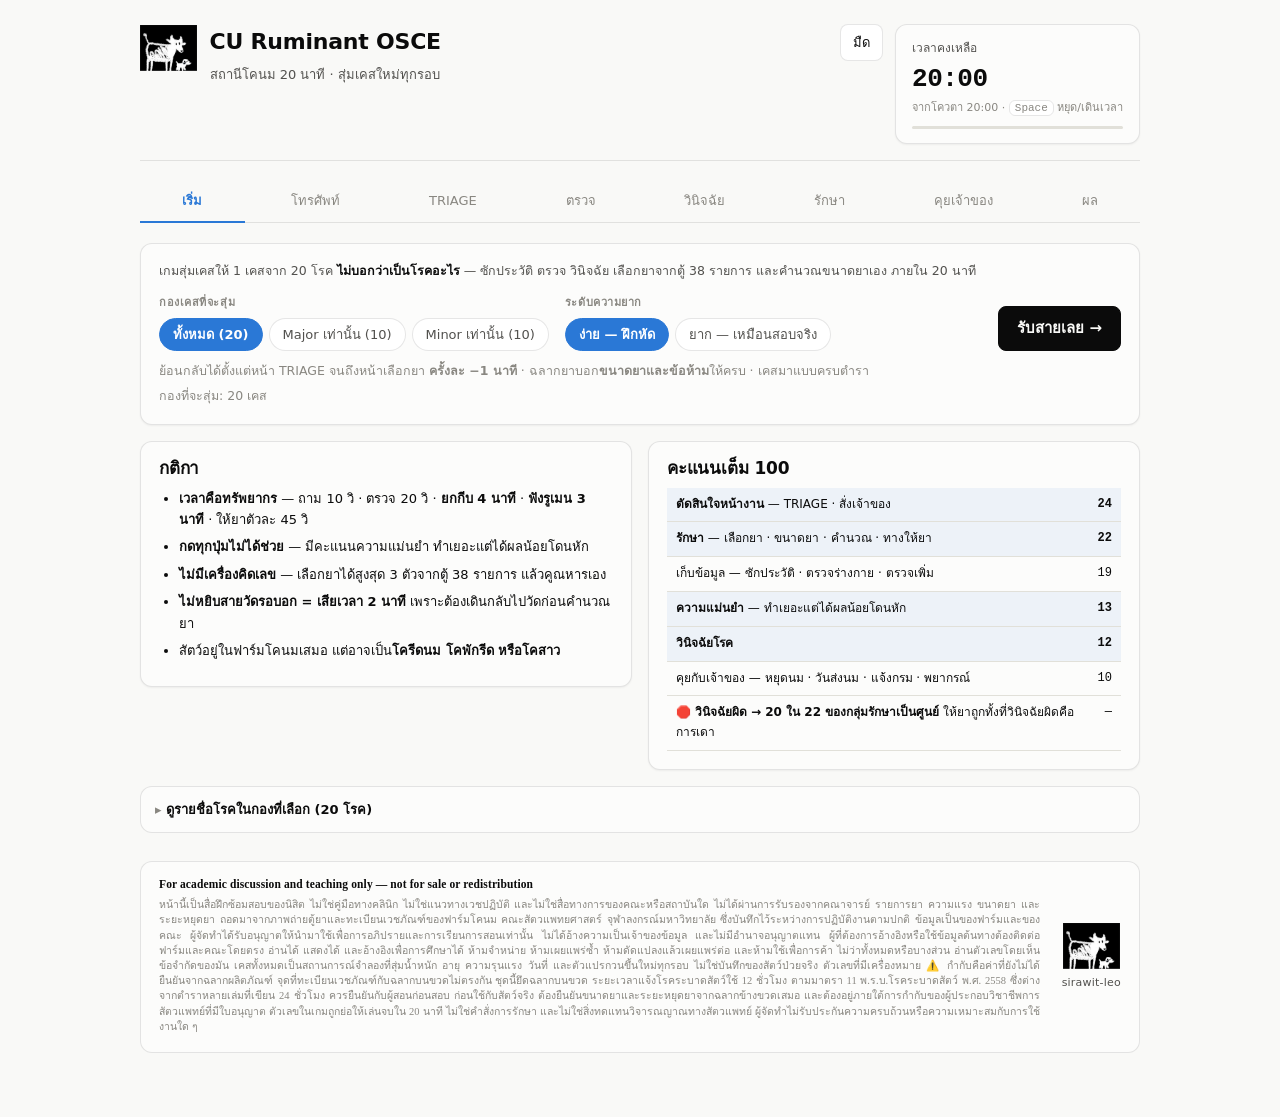
<file: index.html>
<!doctype html>
<html lang="th">
<head>
<meta charset="utf-8">
<meta name="viewport" content="width=device-width,initial-scale=1">
<title>CU Ruminant OSCE — สถานีสอบโคนม 20 นาที</title>
<meta name="description" content="A 20-minute dairy-cattle OSCE station, simulated in a single offline HTML file. Student revision aid — education only, not clinical guidance.">
<link rel="canonical" href="https://sirawit-leo.github.io/CU-rumOSCE/osce-game.html">
<meta http-equiv="refresh" content="0; url=osce-game.html">
<style>
  :root{color-scheme:light dark;--bg:#fff;--fg:#111;--muted:#666;--line:#e5e5e5}
  @media (prefers-color-scheme:dark){:root:not([data-theme="light"]){--bg:#0f0f0f;--fg:#f2f2f2;--muted:#9a9a9a;--line:#2a2a2a}}
  :root[data-theme="dark"]{--bg:#0f0f0f;--fg:#f2f2f2;--muted:#9a9a9a;--line:#2a2a2a}
  body{background:var(--bg);color:var(--fg);margin:0;min-height:100vh;display:grid;place-items:center;
       font:16px/1.6 ui-sans-serif,system-ui,-apple-system,"Segoe UI",sans-serif;padding:24px}
  main{max-width:34rem;text-align:center}
  h1{font-size:1.5rem;letter-spacing:-.02em;margin:0 0 .5rem}
  p{color:var(--muted);margin:0 0 1.5rem}
  a.go{display:inline-block;border:1px solid var(--fg);border-radius:8px;padding:.7em 1.4em;
       color:var(--fg);text-decoration:none;font-weight:600}
  a.go:hover{background:var(--fg);color:var(--bg)}
  .foot{margin-top:2rem;padding-top:1rem;border-top:1px solid var(--line);font-size:.8rem;color:var(--muted)}
  .foot a{color:inherit}
</style>
</head>
<body>
<main>
  <h1>CU Ruminant OSCE</h1>
  <p>กำลังเปิดเกม… ถ้าไม่เด้งไปเอง กดปุ่มด้านล่าง</p>
  <p><a class="go" href="osce-game.html">เข้าสถานีสอบ →</a></p>
  <p class="foot">
    สื่อฝึกซ้อมสอบของนิสิต เพื่อการศึกษาเท่านั้น — ไม่ใช่คู่มือทางคลินิก และไม่ใช่สื่อทางการของคณะหรือสถาบันใด
    ขนาดยาและระยะหยุดยาต้องยืนยันจากฉลากข้างขวดก่อนใช้กับสัตว์จริงเสมอ ·
    <a href="https://github.com/sirawit-leo/CU-rumOSCE">ซอร์สโค้ดและใบอนุญาต</a>
  </p>
</main>
</body>
</html>
</file>
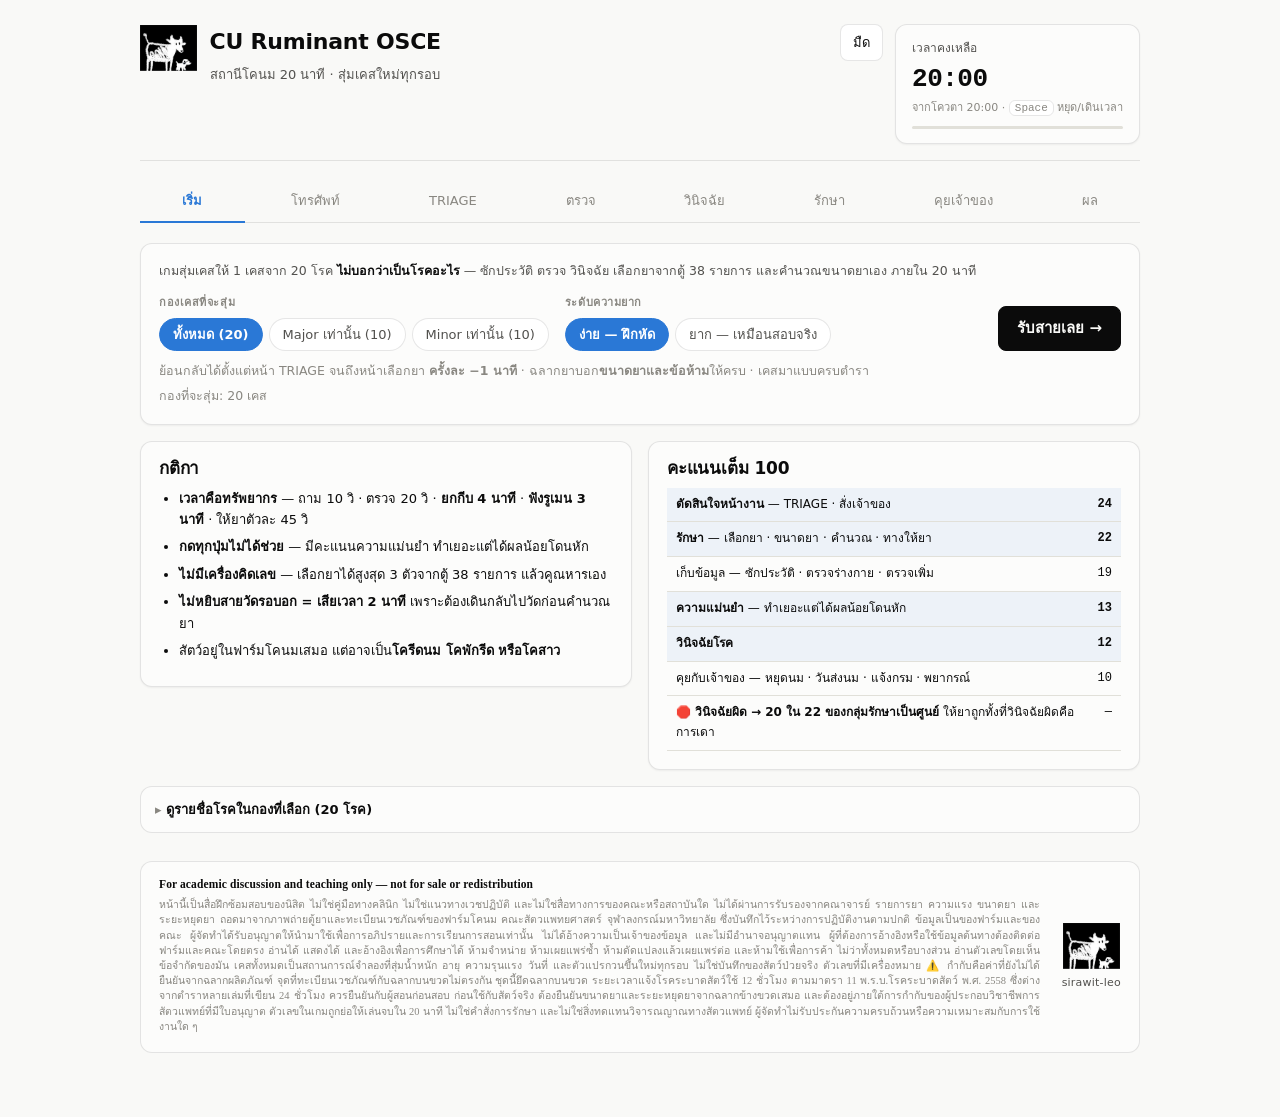
<file: osce-game.html>
<!doctype html>
<html lang="th">
<head>
<meta charset="utf-8">
<meta name="viewport" content="width=device-width,initial-scale=1">
<title>CU Ruminant OSCE — สถานีสอบโคนม 20 นาที</title>
<link rel="icon" type="image/png" sizes="32x32" href="[data-uri]">
<style>
/* ══════════════════════════════════════════════════════════════════════════
   PART 1 — ds.css, inlined verbatim. One portable file, zero external requests.
   ══════════════════════════════════════════════════════════════════════════ */
/* ============================================================================
   DS — a small design system for self-contained analytical HTML pages
   ----------------------------------------------------------------------------
   Extracted from the CU Dairy dashboards. No build step, no dependencies, no
   external requests: one <link> and you have the whole thing.

   Everything is namespaced `ds-` so it can be dropped into a project that
   already has a stylesheet without colliding.

   THEMING is three-state, and the order of these blocks matters:
     1. :root                                  -> the light palette, always defined
     2. @media (prefers-color-scheme: dark)
          :root:not([data-theme="light"])      -> dark, unless the user forced light
     3. :root[data-theme="dark"]               -> dark, forced, beats the media query

   The consequence worth knowing: a colour must ALWAYS have a value on bare
   :root. Defining one only inside a media query leaves it undefined for anyone
   whose system is set the other way.
   ========================================================================= */

:root {
  color-scheme: light;

  /* -- surfaces ------------------------------------------------------------ */
  --ds-page:        #f9f9f7;   /* the page behind everything */
  --ds-surface:     #fcfcfb;   /* cards, tiles, anything raised */
  --ds-chip-bg:     #ffffff;   /* interactive controls at rest */

  /* -- text ---------------------------------------------------------------- */
  --ds-text:        #0b0b0b;   /* primary */
  --ds-text-2:      #52514e;   /* secondary: descriptions, table body */
  --ds-muted:       #898781;   /* tertiary: axis labels, captions, units */

  /* -- lines --------------------------------------------------------------- */
  --ds-grid:        #e1e0d9;   /* chart gridlines, table rules */
  --ds-axis:        #c3c2b7;   /* axis lines, hover borders */
  --ds-border:      rgba(11,11,11,.10);

  /* -- series: use in this order, they are ordered for contrast ------------- */
  --ds-s1:          #2a78d6;
  --ds-s2:          #eb6834;
  --ds-s3:          #1baf7a;
  --ds-s4:          #eda100;
  --ds-s5:          #4a3aa7;
  --ds-s6:          #b5179e;

  /* -- status: meaning, not decoration ------------------------------------- */
  --ds-good:        #0ca30c;
  --ds-warning:     #fab219;
  --ds-serious:     #ec835a;
  --ds-critical:    #d03b3b;
  --ds-neutral:     #898781;

  /* -- accent: the one colour that means "selected" ------------------------ */
  --ds-accent:      #2a78d6;
  --ds-accent-ink:  #ffffff;   /* text on top of the accent */

  /* -- elevation ----------------------------------------------------------- */
  --ds-shadow:      0 1px 2px rgba(11,11,11,.05);
  --ds-shadow-lift: 0 6px 18px rgba(0,0,0,.09);

  /* -- shape --------------------------------------------------------------- */
  --ds-r-sm: 6px;
  --ds-r:    8px;
  --ds-r-lg: 12px;
  --ds-r-pill: 999px;

  /* -- space: a 4px scale -------------------------------------------------- */
  --ds-1: 4px;  --ds-2: 8px;  --ds-3: 12px; --ds-4: 16px;
  --ds-5: 20px; --ds-6: 24px; --ds-8: 32px; --ds-10: 40px;

  /* -- type ---------------------------------------------------------------- */
  --ds-font: system-ui, -apple-system, "Segoe UI", "Noto Sans Thai", sans-serif;
  --ds-fs-xs: 11px; --ds-fs-sm: 12px; --ds-fs-md: 13px;
  --ds-fs:    14px; --ds-fs-lg: 17px; --ds-fs-xl: 22px; --ds-fs-2xl: 26px;
}

@media (prefers-color-scheme: dark) {
  :root:not([data-theme="light"]) {
    color-scheme: dark;
    --ds-page:    #0d0d0d;
    --ds-surface: #1a1a19;
    --ds-chip-bg: #232322;
    --ds-text:    #ffffff;
    --ds-text-2:  #c3c2b7;
    --ds-muted:   #898781;
    --ds-grid:    #2c2c2a;
    --ds-axis:    #383835;
    --ds-border:  rgba(255,255,255,.10);
    --ds-s1: #3987e5; --ds-s2: #d95926; --ds-s3: #199e70;
    --ds-s4: #c98500; --ds-s5: #9085e9; --ds-s6: #e07ad0;
    /* status colours are lifted on dark so they stay legible against #0d0d0d */
    --ds-good: #34c759; --ds-warning: #ffcc33; --ds-serious: #ff9f6b; --ds-critical: #ff6b6b;
    --ds-accent: #3987e5;
    --ds-shadow: none;
    --ds-shadow-lift: 0 6px 18px rgba(0,0,0,.5);
  }
}

:root[data-theme="dark"] {
  color-scheme: dark;
  --ds-page:    #0d0d0d;
  --ds-surface: #1a1a19;
  --ds-chip-bg: #232322;
  --ds-text:    #ffffff;
  --ds-text-2:  #c3c2b7;
  --ds-muted:   #898781;
  --ds-grid:    #2c2c2a;
  --ds-axis:    #383835;
  --ds-border:  rgba(255,255,255,.10);
  --ds-s1: #3987e5; --ds-s2: #d95926; --ds-s3: #199e70;
  --ds-s4: #c98500; --ds-s5: #9085e9; --ds-s6: #e07ad0;
  --ds-good: #34c759; --ds-warning: #ffcc33; --ds-serious: #ff9f6b; --ds-critical: #ff6b6b;
  --ds-accent: #3987e5;
  --ds-shadow: none;
  --ds-shadow-lift: 0 6px 18px rgba(0,0,0,.5);
}

/* ---------------------------------------------------------------- foundation */
.ds *, .ds *::before, .ds *::after { box-sizing: border-box; }

body.ds-body {
  margin: 0;
  background: var(--ds-page);
  color: var(--ds-text);
  font-family: var(--ds-font);
  font-size: var(--ds-fs);
  line-height: 1.5;
}

.ds-wrap { max-width: 1400px; margin: 0 auto; padding: var(--ds-6) var(--ds-5) 64px; }
.ds-narrow { max-width: 820px; }

/* numbers line up in columns only if you ask them to */
.ds-num { font-variant-numeric: tabular-nums; }

/* ---------------------------------------------------------------- header */
.ds-header {
  display: flex; justify-content: space-between; align-items: flex-start;
  gap: var(--ds-4); flex-wrap: wrap; margin-bottom: var(--ds-5);
}
.ds-title { font-size: var(--ds-fs-xl); margin: 0 0 var(--ds-1); font-weight: 650; letter-spacing: -.01em; }
.ds-sub   { color: var(--ds-text-2); font-size: var(--ds-fs-md); margin: 0; }
.ds-sub b { color: var(--ds-text); }

/* ---------------------------------------------------------------- brand */
/* Two image files, the same drawing on a filled panel, inverted:
     assets/brand-onlight.png  BLACK panel, white ink -> shown on a LIGHT page
     assets/brand-ondark.png   WHITE panel, black ink -> shown on a DARK page
   Named for WHERE THEY ARE SHOWN, not for what they contain, because "the light
   icon" is ambiguous and people reliably guess it the wrong way round.

   Show whichever panel CONTRASTS with the page, so the mark reads as a panel
   rather than dissolving into the background.

   This is done in CSS and never in JS. A script would run after first paint, so
   the reader would see a flash of the wrong icon on every load. Both images are
   in the markup; the stylesheet hides one. */
.ds-brandrow { display: flex; align-items: flex-start; gap: 13px; min-width: 0; }
.ds-brand { height: 46px; width: auto; flex: none; margin-top: 1px; }
.ds-brand-ondark { display: none; }
@media (prefers-color-scheme: dark) {
  :root:not([data-theme="light"]) .ds-brand-onlight { display: none; }
  :root:not([data-theme="light"]) .ds-brand-ondark  { display: block; }
}
:root[data-theme="dark"]  .ds-brand-onlight { display: none; }
:root[data-theme="dark"]  .ds-brand-ondark  { display: block; }
:root[data-theme="light"] .ds-brand-onlight { display: block; }
:root[data-theme="light"] .ds-brand-ondark  { display: none; }

.ds-logolink { display: inline-flex; text-decoration: none; border-radius: var(--ds-r-sm); flex: none; }
.ds-logolink:hover { opacity: .82; }
.ds-logolink:focus-visible { outline: 2px solid var(--ds-accent); outline-offset: 3px; }

/* ---------------------------------------------------------------- nav */
.ds-nav { display: flex; gap: 5px; align-items: center; flex-wrap: wrap; margin: 0 0 var(--ds-5); }
.ds-navlink {
  text-decoration: none; color: var(--ds-text-2); font: inherit; font-size: var(--ds-fs-md);
  padding: 7px 15px; border-radius: var(--ds-r-pill); border: 1px solid var(--ds-border);
  background: var(--ds-chip-bg); white-space: nowrap;
}
.ds-navlink:hover { border-color: var(--ds-axis); color: var(--ds-text); }
.ds-navlink[aria-current="page"] {
  background: var(--ds-accent); border-color: var(--ds-accent);
  color: var(--ds-accent-ink); font-weight: 650;
}

/* ---------------------------------------------------------------- buttons */
.ds-btn {
  background: var(--ds-chip-bg); border: 1px solid var(--ds-border); color: var(--ds-text);
  border-radius: var(--ds-r); padding: 7px 12px; font: inherit; font-size: var(--ds-fs-md);
  cursor: pointer;
}
.ds-btn:hover { border-color: var(--ds-axis); }

/* chip = a toggle. aria-pressed carries the state, never a class. */
.ds-chips { display: flex; gap: 6px; flex-wrap: wrap; }
.ds-chip {
  background: var(--ds-chip-bg); border: 1px solid var(--ds-border);
  border-radius: var(--ds-r-pill); padding: 5px 13px; font: inherit; font-size: var(--ds-fs-md);
  cursor: pointer; color: var(--ds-text-2); min-height: 30px; user-select: none;
}
.ds-chip:hover { border-color: var(--ds-axis); }
.ds-chip[aria-pressed="true"] {
  background: var(--ds-accent); border-color: var(--ds-accent);
  color: var(--ds-accent-ink); font-weight: 600;
}

/* vchip = a smaller chip that switches what a single card is showing */
.ds-views { display: flex; gap: 5px; flex-wrap: wrap; margin: 0 0 11px; }
.ds-vchip {
  background: var(--ds-chip-bg); border: 1px solid var(--ds-border);
  border-radius: var(--ds-r-pill); padding: 3px 11px; font: inherit; font-size: var(--ds-fs-sm);
  cursor: pointer; color: var(--ds-text-2); white-space: nowrap; user-select: none;
}
.ds-vchip:hover { border-color: var(--ds-axis); color: var(--ds-text); }
.ds-vchip[aria-pressed="true"] {
  background: var(--ds-accent); border-color: var(--ds-accent);
  color: var(--ds-accent-ink); font-weight: 600;
}

:where(.ds-btn, .ds-chip, .ds-vchip, .ds-navlink, .ds-tab, .ds-tgl):focus-visible {
  outline: 2px solid var(--ds-accent); outline-offset: 2px;
}

/* ---------------------------------------------------------------- filters */
.ds-filters {
  background: var(--ds-surface); border: 1px solid var(--ds-border); border-radius: var(--ds-r-lg);
  padding: 14px var(--ds-4); margin-bottom: var(--ds-5); box-shadow: var(--ds-shadow);
  display: flex; gap: 22px; align-items: flex-start; flex-wrap: wrap;
}
.ds-fgroup { display: flex; flex-direction: column; gap: 7px; }
.ds-flabel {
  font-size: var(--ds-fs-xs); font-weight: 650; letter-spacing: .05em;
  text-transform: uppercase; color: var(--ds-muted);
}

/* ---------------------------------------------------------------- tabs */
.ds-tabs {
  display: flex; gap: var(--ds-1); flex-wrap: wrap; margin-bottom: var(--ds-4);
  border-bottom: 1px solid var(--ds-border);
}
.ds-tab {
  background: none; border: 0; border-bottom: 2px solid transparent; color: var(--ds-text-2);
  font: inherit; font-size: var(--ds-fs); padding: 9px 15px 10px; cursor: pointer;
  margin-bottom: -1px; border-radius: var(--ds-r) var(--ds-r) 0 0; white-space: nowrap;
}
.ds-tab:hover { color: var(--ds-text); background: color-mix(in srgb, var(--ds-text) 4%, transparent); }
.ds-tab[aria-selected="true"] { color: var(--ds-accent); border-bottom-color: var(--ds-accent); font-weight: 650; }
.ds-secthead { margin: 0 0 var(--ds-4); font-size: 12.5px; color: var(--ds-text-2); line-height: 1.65; }
.ds-secthead b { color: var(--ds-text); }

/* ---------------------------------------------------------------- tiles */
.ds-tiles {
  display: grid; grid-template-columns: repeat(auto-fit, minmax(168px, 1fr));
  gap: var(--ds-3); margin-bottom: var(--ds-5);
}
.ds-tile {
  background: var(--ds-surface); border: 1px solid var(--ds-border);
  border-radius: var(--ds-r-lg); padding: 14px var(--ds-4); box-shadow: var(--ds-shadow);
}
.ds-tile .ds-k { font-size: var(--ds-fs-sm); color: var(--ds-text-2); margin-bottom: 6px; }
.ds-tile .ds-v {
  font-size: var(--ds-fs-2xl); font-weight: 650; letter-spacing: -.02em; line-height: 1.15;
  font-variant-numeric: tabular-nums;
}
.ds-tile .ds-u { font-size: var(--ds-fs-sm); color: var(--ds-muted); font-weight: 400; margin-left: 3px; }
.ds-tile .ds-n { font-size: var(--ds-fs-xs); color: var(--ds-muted); margin-top: var(--ds-1); }

/* a compact run of headline numbers, without the boxes */
.ds-scale { display: flex; gap: 22px; flex-wrap: wrap; padding-top: 18px; border-top: 1px solid var(--ds-border); }
.ds-scale div { font-size: 12.5px; color: var(--ds-muted); line-height: 1.45; }
.ds-scale b {
  display: block; font-size: 21px; font-weight: 650; color: var(--ds-text);
  letter-spacing: -.02em; font-variant-numeric: tabular-nums;
}

/* ---------------------------------------------------------------- cards */
.ds-grid { display: grid; grid-template-columns: repeat(auto-fit, minmax(420px, 1fr)); gap: var(--ds-4); }
.ds-card {
  background: var(--ds-surface); border: 1px solid var(--ds-border); border-radius: var(--ds-r-lg);
  padding: var(--ds-4) 18px 18px; box-shadow: var(--ds-shadow); min-width: 0;
}
.ds-card.ds-wide, .ds-card.ds-expanded { grid-column: 1 / -1; }
.ds-chead { display: flex; align-items: flex-start; gap: var(--ds-3); margin-bottom: var(--ds-2); }
.ds-ctitle { font-size: var(--ds-fs-lg); margin: 0; font-weight: 650; letter-spacing: -.01em; line-height: 1.25; }
.ds-cbtns { display: flex; gap: 5px; margin-left: auto; flex: none; }
.ds-tgl {
  background: var(--ds-chip-bg); border: 1px solid var(--ds-border); color: var(--ds-text-2);
  border-radius: var(--ds-r); padding: 4px 10px; font: inherit; font-size: var(--ds-fs-sm);
  cursor: pointer; white-space: nowrap;
}
.ds-tgl:hover { border-color: var(--ds-axis); color: var(--ds-text); }
/* the card's own description: starts closed, opened by the Notes button */
.ds-csub { margin: 0 0 var(--ds-3); font-size: 12.5px; color: var(--ds-text-2); line-height: 1.7; }
.ds-csub b { color: var(--ds-text); }
.ds-plot { min-height: 40px; }
.ds-plot svg { display: block; width: 100%; height: auto; overflow: visible; }

/* legend: swatch + name. .ds-togglable makes a series clickable. */
.ds-legend {
  display: flex; gap: var(--ds-4); flex-wrap: wrap; font-size: var(--ds-fs-sm);
  color: var(--ds-text-2); margin-top: 9px; align-items: center;
}
.ds-sw { width: 11px; height: 11px; border-radius: 3px; display: inline-block; margin-right: 5px; vertical-align: -1px; }
.ds-lgi.ds-togglable { cursor: pointer; user-select: none; }
.ds-lgi.ds-togglable:hover { color: var(--ds-text); }

/* the card's table view, revealed by the Table button */
.ds-tv { display: none; max-height: 320px; overflow: auto; margin-top: var(--ds-2); }
.ds-card.ds-table-on .ds-tv { display: block; }
.ds-card.ds-table-on .ds-plot, .ds-card.ds-table-on .ds-legend { display: none; }
.ds-card.ds-expanded .ds-tv { max-height: none; }
/* a table that is the content, not an alternate view of a chart */
.ds-tvopen { max-height: 420px; overflow: auto; margin-top: var(--ds-2); }

/* ---------------------------------------------------------------- tables */
.ds-table { border-collapse: collapse; width: 100%; font-size: var(--ds-fs-sm); font-variant-numeric: tabular-nums; }
.ds-table th, .ds-table td { padding: 7px 9px; text-align: left; border-bottom: 1px solid var(--ds-grid); }
.ds-table thead th {
  position: sticky; top: 0; background: var(--ds-surface); z-index: 1;
  font-size: var(--ds-fs-xs); text-transform: uppercase; letter-spacing: .05em;
  color: var(--ds-muted); font-weight: 650; white-space: nowrap;
}
.ds-table tbody tr:hover { background: color-mix(in srgb, var(--ds-text) 5%, transparent); }
.ds-table th.ds-sortable { cursor: pointer; user-select: none; }
.ds-table th.ds-sortable:hover { color: var(--ds-text); }
.ds-table td.ds-r, .ds-table th.ds-r { text-align: right; }

/* ---------------------------------------------------------------- search */
.ds-tools { display: flex; gap: var(--ds-3); align-items: center; flex-wrap: wrap; margin: 0 0 var(--ds-3); }
.ds-search {
  flex: 1; min-width: 180px; max-width: 340px; background: var(--ds-chip-bg);
  border: 1px solid var(--ds-border); border-radius: var(--ds-r); padding: 7px 11px;
  font: inherit; font-size: var(--ds-fs-md); color: var(--ds-text);
}
.ds-search:focus { outline: 2px solid var(--ds-accent); outline-offset: 1px; }

/* ---------------------------------------------------------------- tooltip */
/* One singleton, position:fixed, pointer-events:none. Drive OPACITY, not display —
   display:none defeats the transition and, if you forget the opacity, the tooltip
   is invisible while every other symptom looks fine. */
.ds-tip {
  position: fixed; pointer-events: none; opacity: 0; transition: opacity .1s;
  background: var(--ds-surface); border: 1px solid var(--ds-axis); border-radius: var(--ds-r);
  padding: var(--ds-2) 11px; font-size: var(--ds-fs-sm); box-shadow: 0 4px 14px rgba(0,0,0,.16);
  z-index: 50; max-width: 280px; color: var(--ds-text);
}
.ds-tip b { display: block; margin-bottom: 5px; }
.ds-tip .ds-row { display: flex; justify-content: space-between; gap: 14px; font-variant-numeric: tabular-nums; }

/* ---------------------------------------------------------------- status */
.ds-badge {
  display: inline-block; padding: 2px 9px; border-radius: var(--ds-r-pill);
  font-size: 11.5px; font-weight: 650;
}
.ds-badge.ds-ok       { background: color-mix(in srgb, var(--ds-good) 16%, transparent);     color: var(--ds-good); }
.ds-badge.ds-warn     { background: color-mix(in srgb, var(--ds-warning) 20%, transparent);  color: var(--ds-warning); }
.ds-badge.ds-bad      { background: color-mix(in srgb, var(--ds-critical) 16%, transparent); color: var(--ds-critical); }
.ds-badge.ds-na       { background: color-mix(in srgb, var(--ds-neutral) 16%, transparent);  color: var(--ds-neutral); }
.ds-warntext { color: var(--ds-critical); font-weight: 600; }
.ds-mutedtext { color: var(--ds-muted); font-size: var(--ds-fs-sm); }

/* a callout for the thing a reader must know before quoting a number */
.ds-callout {
  background: var(--ds-surface); border: 1px solid var(--ds-border);
  border-left: 4px solid var(--ds-accent); border-radius: var(--ds-r-lg);
  padding: 13px var(--ds-4); margin-bottom: 18px; font-size: 12.5px; line-height: 1.7;
  color: var(--ds-text-2);
}
.ds-callout b { color: var(--ds-text); }
.ds-callout.ds-danger { border-left-color: var(--ds-critical); }
.ds-callout.ds-ok     { border-left-color: var(--ds-good); }
.ds-callout code {
  font-size: var(--ds-fs-sm); background: var(--ds-chip-bg); border: 1px solid var(--ds-border);
  border-radius: var(--ds-r-sm); padding: 1px 5px;
}

.ds-empty { padding: 26px; text-align: center; color: var(--ds-muted); font-size: var(--ds-fs-md); }

/* ---------------------------------------------------------------- h-bars */
/* For ranked categories, where a horizontal bar reads better than a chart. */
.ds-bars { display: flex; flex-direction: column; gap: 9px; }
.ds-barrow {
  display: grid; grid-template-columns: 150px 1fr 96px; gap: 11px;
  align-items: center; font-size: var(--ds-fs-md);
}
.ds-barrow.ds-clickable { cursor: pointer; }
.ds-barrow.ds-clickable:hover .ds-btrack { outline: 1px solid var(--ds-axis); }
.ds-btrack {
  background: color-mix(in srgb, var(--ds-text) 7%, transparent);
  border-radius: 5px; height: 20px; position: relative;
}
.ds-bfill { height: 100%; border-radius: 5px; }
.ds-bmark { position: absolute; top: -3px; bottom: -3px; width: 2px; background: var(--ds-muted); }
.ds-bval { text-align: right; font-variant-numeric: tabular-nums; font-weight: 600; }

/* ---------------------------------------------------------------- footer */
/* A rights/provenance notice set beside the mark. The notice is deliberately
   SERIF and small: it reads as a legal footnote rather than as content, which is
   what stops people skimming it as part of the analysis — while still being
   justified and properly leaded so it can actually be read. */
.corerow td { background: color-mix(in srgb, var(--ds-accent) 7%, transparent); }
.sumrow td { border-top: 1.5px solid var(--ds-axis); font-weight: 700; color: var(--ds-text); }
.acts{max-height:min(54vh,470px);overflow-y:auto;overscroll-behavior:contain}
#eActs{max-height:min(38vh,330px)}
#tActs{max-height:min(18vh,150px)}
.log{height:min(54vh,470px);max-height:none;overflow-y:auto;overscroll-behavior:contain}
.peek{max-height:none!important;overflow:visible!important;padding:12px 14px!important}
.ds-foot { margin-top: 28px; font-size: var(--ds-fs-sm); color: var(--ds-muted); line-height: 1.7; }
.ds-notice {
  display: flex; gap: 22px; align-items: center; justify-content: space-between;
  border: 1px solid var(--ds-border); border-radius: var(--ds-r-lg);
  padding: 14px 18px; background: var(--ds-surface);
}
.ds-noticetext {
  min-width: 0; flex: 1 1 auto; margin: 0;
  font-family: "Times New Roman", Times, Georgia, "Noto Serif Thai", serif;
  font-size: 10.5px; line-height: 1.45; text-align: justify; hyphens: auto;
}
.ds-noticetext p { margin: 0 0 4px; }
.ds-noticehead {
  display: block; margin-bottom: var(--ds-1); font-weight: 700; font-size: 11.5px;
  letter-spacing: .01em; color: var(--ds-text);
}
.ds-notice b { color: var(--ds-text-2); }
.ds-footbrand { flex: none; display: flex; flex-direction: column; align-items: center; gap: 5px; }
.ds-byline { font-size: var(--ds-fs-xs); color: var(--ds-text-2); letter-spacing: .02em; }

/* ---------------------------------------------------------------- motion */
@media (prefers-reduced-motion: no-preference) {
  .ds-card, .ds-btn, .ds-chip, .ds-vchip, .ds-navlink { transition: border-color .15s, background .15s, color .15s; }
  .ds-plot rect.ds-bar { transition: y .35s cubic-bezier(.22,1,.36,1), height .35s cubic-bezier(.22,1,.36,1); }
  .ds-bfill { transition: width .45s cubic-bezier(.22,1,.36,1); }
  .ds-lift:hover { transform: translateY(-2px); box-shadow: var(--ds-shadow-lift); }
}

/* ---------------------------------------------------------------- mobile */
@media (max-width: 640px) {
  .ds-wrap { padding: 14px var(--ds-3) 48px; }
  .ds-grid { grid-template-columns: 1fr; gap: var(--ds-3); }
  .ds-card { padding: 13px 13px 15px; border-radius: var(--ds-r-lg); }
  .ds-title { font-size: var(--ds-fs-lg); }
  .ds-tiles { grid-template-columns: repeat(auto-fit, minmax(132px, 1fr)); gap: var(--ds-2); }
  .ds-tile .ds-v { font-size: var(--ds-fs-xl); }
  .ds-tab { padding: 9px 11px; font-size: var(--ds-fs-md); }
  .ds-navlink { padding: 6px 11px; font-size: var(--ds-fs-md); }
  .ds-table { font-size: var(--ds-fs-sm); }
  .ds-barrow { grid-template-columns: 104px 1fr 76px; }
  .ds-tv { max-height: 60vh; }
  .ds-brandrow { gap: 10px; }
  .ds-brand { height: 34px; }
  /* The notice stays a ROW on a phone, with the mark at the RIGHT beside the text.
     Stacking it centres the mark under the notice, where it reads as content rather
     than as a byline.

     align-items goes to flex-start here, not center: at 360px a notice of any length
     runs several hundred pixels tall, and centring strands the mark halfway down that
     wall of text. Top-aligned it sits beside the notice heading, where a mark belongs.

     The mark shrinks and the byline drops to a caption so the row still fits at 360px.
     Justification is dropped too: justified 10.5px text in a narrow column produces
     rivers of white space. */
  .ds-notice { gap: var(--ds-3); align-items: flex-start; padding: 13px 14px; }
  .ds-noticetext { text-align: left; }
  .ds-footbrand .ds-brand { height: 34px; }
  .ds-byline { font-size: 10px; }
}

@media print {
  .ds-nav, .ds-cbtns, .ds-filters, .ds-tools { display: none; }
  .ds-card { break-inside: avoid; box-shadow: none; }
}

/* ══════════════════════════════════════════════════════════════════════════
   PART 2 — the OSCE station, built on top of DS.

   Palette discipline: this page is monochrome. A status colour appears only
   where the colour IS the information —
     --ds-critical  🔴 triage · red-flag drug warnings · penalties · clock <2min
     --ds-serious   🟠 triage
     --ds-warning   🟡 triage · the ⚠️ "unverified, read the bottle" markers
     --ds-good      correct answers in the debrief
     --ds-muted     missed items
     --ds-accent    the current selection, and nothing else
   Everything else — body text, cards, rules, tables, the log — stays neutral.
   ══════════════════════════════════════════════════════════════════════════ */

:root{
  /* Thai first in the stack; the mono face is the game's own token.
     Both live on bare :root so they are defined for every reader. */
  --ds-font: -apple-system, BlinkMacSystemFont, "Segoe UI", "Noto Sans Thai", "Sarabun", system-ui, sans-serif;
  --g-mono: ui-monospace, "SF Mono", Menlo, Consolas, monospace;
  --ds-fs: 15px;
}

html, body{ margin:0; padding:0; }
body.ds-body{ line-height:1.65; -webkit-font-smoothing:antialiased; overflow-wrap:break-word; }
.ds-wrap{ max-width:1040px; }
h1,h2,h3{ margin:0; }

/* ---------------------------------------------------------------- masthead */
.ds-header{ border-bottom:1px solid var(--ds-border); padding-bottom:var(--ds-4); }
.hdr-right{ display:flex; align-items:flex-start; gap:var(--ds-3); flex-wrap:wrap;
  margin-inline-start:auto; }
.clocktile{ flex:1 1 200px; min-width:0; }
.clock{ font-family:var(--g-mono); letter-spacing:-1px; }
.clock.low{ color:var(--ds-critical); }
@media (prefers-reduced-motion: no-preference){
  .clock.low{ animation:g-blink 1.1s steps(2,start) infinite; }
}
@keyframes g-blink{ 50%{ opacity:.3 } }
.tbar{ height:3px; background:var(--ds-grid); margin-top:9px; border-radius:2px; overflow:hidden; }
.tbar > i{ display:block; height:100%; background:var(--ds-text); width:0%; }

/* ---------------------------------------------------------------- phase rail */
/* The rail is a progress read-out, not a control: the tabs carry aria-selected
   and aria-current="step" but are not focusable, because clicking them does
   nothing — the clock is what moves you between phases. */
.rail{ margin-bottom:var(--ds-5); }
.rail .ds-tab{ display:inline-block; flex:1 1 auto; text-align:center; cursor:default;
  font-size:var(--ds-fs-md); color:var(--ds-muted); }
.rail .ds-tab[data-done="true"]{ color:var(--ds-text-2); }
.rail .ds-tab[aria-selected="true"]{ color:var(--ds-accent);
  border-bottom-color:var(--ds-accent); font-weight:650; }

/* ---------------------------------------------------------------- stages */
.stage{ display:none; }
.stage.on{ display:block; }
.lede{ margin-bottom:var(--ds-4); }
.lede .ds-csub:last-child{ margin-bottom:0; }
.cols{ display:grid; grid-template-columns:1fr 1fr; gap:var(--ds-4); align-items:start; }
@media (max-width:820px){ .cols{ grid-template-columns:1fr; } }
.stack > * + *{ margin-top:var(--ds-4); }
.secttl{ font-size:var(--ds-fs-xs); font-weight:650; letter-spacing:.05em;
  text-transform:uppercase; color:var(--ds-muted); border-bottom:1px solid var(--ds-border);
  padding-bottom:5px; margin-bottom:10px; }
#ceBox .secttl{ margin-top:22px; }
#ceBox .secttl:first-child{ margin-top:0; }
.cnt{ margin-inline-start:auto; flex:none; font-size:var(--ds-fs-sm); color:var(--ds-muted); }
.hint{ font-size:12.5px; color:var(--ds-muted); margin:0 0 var(--ds-3); }
.dim{ color:var(--ds-muted); }
.rules{ margin:0; padding-inline-start:20px; font-size:var(--ds-fs-md); }
.rules li{ margin-bottom:6px; }

/* ---------------------------------------------------------------- action list */
.acts{ display:flex; flex-direction:column; border-top:1px solid var(--ds-grid); }
.act{ display:flex; gap:10px; align-items:baseline; text-align:start; width:100%;
  padding:9px 6px; border:0; border-bottom:1px solid var(--ds-grid); background:none;
  color:var(--ds-text); font:inherit; font-size:var(--ds-fs-md); cursor:pointer; }
.act:hover:not(:disabled){ background:color-mix(in srgb, var(--ds-text) 4%, transparent); }
.act:focus-visible{ outline:2px solid var(--ds-accent); outline-offset:-2px; }
.act:disabled{ color:var(--ds-muted); cursor:default; }
.act .cost{ font-family:var(--g-mono); font-size:var(--ds-fs-xs); color:var(--ds-muted);
  margin-inline-start:auto; white-space:nowrap; flex:none; }
.act.big .cost{ font-weight:700; color:var(--ds-text); }
.act:disabled .cost{ color:var(--ds-muted); }
.act[data-used="true"]::before{ content:"✓ "; font-family:var(--g-mono); color:var(--ds-text-2); }

/* ---------------------------------------------------------------- log */
.log{ max-height:520px; overflow:auto; font-size:var(--ds-fs-md); }
.log:empty::after{ content:"— ยังไม่ได้ทำอะไร —"; color:var(--ds-muted); font-size:12.5px; }
.entry{ padding-bottom:11px; margin-bottom:11px; border-bottom:1px dotted var(--ds-grid); }
.entry:last-child{ border:none; margin:0; padding:0; }
.entry .q{ font-size:var(--ds-fs-xs); letter-spacing:.05em; text-transform:uppercase;
  color:var(--ds-muted); margin-bottom:3px; }
.entry .a{ white-space:pre-wrap; }
.entry.owner .a::before{ content:"“"; }
.entry.owner .a::after{ content:"”"; }
.entry.exam .a{ font-family:var(--g-mono); font-size:var(--ds-fs-sm); }

/* ---------------------------------------------------------------- choices */
/* A choice is a toggle, so the state is aria-pressed — never a class. */
.choices{ display:flex; flex-direction:column; gap:8px; margin:12px 0 0; }
.ch{ display:flex; gap:11px; align-items:baseline; width:100%; text-align:start;
  background:var(--ds-chip-bg); border:1px solid var(--ds-border); border-radius:var(--ds-r);
  color:var(--ds-text); padding:10px 13px; font:inherit; font-size:var(--ds-fs); cursor:pointer; }
.ch:hover{ border-color:var(--ds-axis); }
.ch:focus-visible{ outline:2px solid var(--ds-accent); outline-offset:2px; }
.ch .k{ font-family:var(--g-mono); font-size:var(--ds-fs-xs); flex:none; opacity:.6; }
.ch small{ display:block; font-size:var(--ds-fs-sm); opacity:.72; margin-top:2px; font-weight:400; }
.ch[aria-pressed="true"]{ background:var(--ds-accent); border-color:var(--ds-accent);
  color:var(--ds-accent-ink); font-weight:600; }
.ch[aria-pressed="true"] .k{ opacity:.85; }
.grid2{ display:grid; grid-template-columns:1fr 1fr; gap:8px; }
@media (max-width:680px){ .grid2{ grid-template-columns:1fr; } }
/* Triage severity. These rules sit AFTER the aria-pressed rule on purpose, so a
   selected option keeps its severity stripe instead of losing it to the accent. */
.ch[data-tri]{ border-inline-start-width:4px; }
.ch[data-tri="red"]{ border-inline-start-color:var(--ds-critical); }
.ch[data-tri="orange"]{ border-inline-start-color:var(--ds-serious); }
.ch[data-tri="yellow"]{ border-inline-start-color:var(--ds-warning); }
.ch[data-tri="green"]{ border-inline-start-color:var(--ds-axis); }

/* ---------------------------------------------------------------- inputs */
.fld{ margin-bottom:var(--ds-4); }
.fld label{ display:block; font-size:var(--ds-fs-sm); color:var(--ds-text-2); margin-bottom:5px; }
.fld input, .fld select{ width:100%; background:var(--ds-chip-bg); color:var(--ds-text);
  border:1px solid var(--ds-border); border-radius:var(--ds-r); padding:9px 11px;
  font:inherit; font-size:var(--ds-fs-lg); font-family:var(--g-mono); }
.fld input:focus, .fld select:focus{ outline:2px solid var(--ds-accent); outline-offset:1px; }
.fld input:disabled{ color:var(--ds-muted); background:transparent; }
.fld .unit{ font-family:var(--g-mono); font-size:var(--ds-fs-sm); color:var(--ds-muted); margin-top:4px; }
.workpad{ border:1px dashed var(--ds-axis); border-radius:var(--ds-r); padding:12px;
  font-family:var(--g-mono); font-size:12.5px; color:var(--ds-text-2); margin-bottom:var(--ds-4); }
.workpad b{ color:var(--ds-text); }

/* ---------------------------------------------------------------- buttons */
.go{ background:var(--ds-text); border-color:var(--ds-text); color:var(--ds-page);
  font-weight:650; padding:9px 18px; font-size:var(--ds-fs); }
.go:hover:not(:disabled){ border-color:var(--ds-text); opacity:.85; }
.go:disabled{ opacity:.35; cursor:not-allowed; }
/* แถวควบคุมหน้าแรก — กองเคส ระดับความยาก ปุ่มเริ่ม ต้องเห็นครบโดยไม่ต้องเลื่อน */
.startgrid{ display:grid; grid-template-columns:auto auto 1fr; gap:var(--ds-4);
  align-items:end; margin-top:12px; }
.startgrid .ds-flabel{ margin:0 0 6px; }
.startgo{ justify-self:end; align-self:end; }
.startbar .hint{ margin:10px 0 0; }
.startbar .hint + .hint{ margin-top:4px; }
@media (max-width:820px){ .startgrid{ grid-template-columns:1fr; }
  .startgo{ justify-self:stretch; } .startgo .ds-btn{ width:100%; } }
.peekwrap{ margin-top:var(--ds-4); border:1px solid var(--ds-border);
  border-radius:var(--ds-r-lg); background:var(--ds-surface); }
.peekwrap > summary{ cursor:pointer; padding:12px 14px; font-weight:650;
  font-size:var(--ds-fs-md); list-style:none; }
.peekwrap > summary::-webkit-details-marker{ display:none; }
.peekwrap > summary::before{ content:"▸ "; color:var(--ds-muted); }
.peekwrap[open] > summary::before{ content:"▾ "; }
.peekwrap > summary:hover{ color:var(--ds-accent); }
.peekwrap .peek{ border:0; border-radius:0; }
.btnrow{ display:flex; gap:10px; align-items:center; flex-wrap:wrap; margin-top:18px;
  padding-top:14px; border-top:1px solid var(--ds-border); }
.btnrow .note{ font-size:var(--ds-fs-sm); color:var(--ds-muted); margin-inline-start:auto; }
.backbtn{ color:var(--ds-text-2); }

/* ---------------------------------------------------------------- callouts */
.flag{ display:flex; gap:10px; align-items:baseline; }
.flag b{ flex:none; }
.ds-callout.g-neutral{ border-left-color:var(--ds-axis); }
.ds-callout.g-warn{ border-left-color:var(--ds-warning); }
/* the ⚠️ "not printed on the box — read the bottle" marker */
.warnmark{ color:var(--ds-warning); font-weight:600; }

/* ---------------------------------------------------------------- tables */
/* Any table that can outgrow a 380px screen scrolls inside its own box, so the
   page body never does. */
.tblwrap{ overflow-x:auto; -webkit-overflow-scrolling:touch; }
.ds-table td{ vertical-align:top; }
.ds-table td.n{ font-family:var(--g-mono); text-align:end; white-space:nowrap; }
.barbg{ display:inline-block; width:56px; height:7px; background:var(--ds-grid);
  border-radius:3px; vertical-align:middle; }
.bar{ display:inline-block; height:7px; background:var(--ds-text-2);
  border-radius:3px; vertical-align:middle; }
.ds-badge.tg-major{ background:var(--ds-text); color:var(--ds-page); }
.penrow td{ color:var(--ds-critical); }
.penrow td b{ color:var(--ds-critical); }

/* ---------------------------------------------------------------- results */
.rank{ margin-bottom:var(--ds-5); }
.rank #rkGrade{ font-family:var(--g-mono); font-size:46px; letter-spacing:-3px; }
.tsec ul{ margin:0; padding-inline-start:22px; font-size:var(--ds-fs-md); }
.tsec li{ margin-bottom:5px; }
.tsec p{ font-size:var(--ds-fs-md); margin:0 0 8px; color:var(--ds-text-2); }
.tsec p b{ color:var(--ds-text); }
.tsec p:last-child{ margin-bottom:0; }
.ds-btn.back{ margin-inline-end:10px; }
.warnline{ color:var(--ds-warning); }
.hit{ color:var(--ds-text); }
.hit::marker{ content:"✓ "; color:var(--ds-good); }
.miss{ color:var(--ds-muted); }
.miss::marker{ content:"✗ "; color:var(--ds-muted); }
.wrong{ color:var(--ds-critical); }
.wrong::marker{ content:"✗ "; color:var(--ds-critical); }
.hist{ font-family:var(--g-mono); font-size:var(--ds-fs-sm); color:var(--ds-muted); margin-top:10px; }

/* ---------------------------------------------------------------- peek */
.peek{ border:1px solid var(--ds-border); border-radius:var(--ds-r-lg);
  background:var(--ds-surface); padding:0; max-height:0; overflow:hidden; }
@media (prefers-reduced-motion: no-preference){
  .peek{ transition:max-height .18s ease, padding .18s ease; }
}
.peek.open{ max-height:760px; padding:12px 14px; overflow:auto; }
.peek .ds-table{ margin:0; }

kbd{ font-family:var(--g-mono); font-size:var(--ds-fs-xs); background:var(--ds-chip-bg);
  border:1px solid var(--ds-border); border-radius:var(--ds-r-sm); padding:1px 5px; }

@media (max-width:640px){
  .rank #rkGrade{ font-size:38px; }
  .log{ max-height:60vh; }
}
</style>
</head>
<body class="ds-body ds">
<div class="ds-wrap">

<header class="ds-header">
  <div class="ds-brandrow">
    <a class="ds-logolink" href="https://github.com/sirawit-leo" target="_blank" rel="noopener noreferrer" aria-label="ไปที่บัญชี GitHub ของผู้จัดทำ (เปิดแท็บใหม่)" title="sirawit-leo บน GitHub">
      <img class="ds-brand ds-brand-onlight" alt="" src="[data-uri]">
      <img class="ds-brand ds-brand-ondark" alt="" src="[data-uri]">
    </a>
    <div>
      <h1 class="ds-title">CU Ruminant OSCE</h1>
      <p class="ds-sub">สถานีโคนม 20 นาที · สุ่มเคสใหม่ทุกรอบ</p>
    </div>
  </div>
  <div class="hdr-right">
    <button class="ds-btn" type="button" id="theme">Dark</button>
    <div class="ds-tile clocktile">
      <div class="ds-k" id="clocklbl">เวลาคงเหลือ</div>
      <div class="ds-v ds-num clock" id="clock">20:00</div>
      <div class="ds-n">จากโควตา 20:00 · <kbd>Space</kbd> หยุด/เดินเวลา</div>
      <div class="tbar"><i id="tfill"></i></div>
    </div>
  </div>
</header>

<div class="ds-tabs rail" id="rail" role="tablist" aria-label="ขั้นตอนของสถานี"></div>

<!-- ─────────────────────────────────────────────── 0 · briefing -->
<div class="stage on" id="s0" role="tabpanel" aria-labelledby="r0">

  <div class="ds-card startbar">
    <p class="ds-csub" style="margin:0">เกมสุ่มเคสให้ 1 เคสจาก 20 โรค <b>ไม่บอกว่าเป็นโรคอะไร</b> — ซักประวัติ ตรวจ วินิจฉัย เลือกยาจากตู้ 38 รายการ และคำนวณขนาดยาเอง ภายใน 20 นาที</p>
    <div class="startgrid">
      <div>
        <p class="ds-flabel">กองเคสที่จะสุ่ม</p>
        <div class="ds-chips" id="modes">
          <button class="ds-chip" type="button" data-m="all" aria-pressed="true">ทั้งหมด</button>
          <button class="ds-chip" type="button" data-m="major" aria-pressed="false">Major เท่านั้น</button>
          <button class="ds-chip" type="button" data-m="minor" aria-pressed="false">Minor เท่านั้น</button>
        </div>
      </div>
      <div>
        <p class="ds-flabel">ระดับความยาก</p>
        <div class="ds-chips" id="diffs">
          <button class="ds-chip" type="button" data-d="easy" aria-pressed="true">ง่าย — ฝึกหัด</button>
          <button class="ds-chip" type="button" data-d="hard" aria-pressed="false">ยาก — เหมือนสอบจริง</button>
        </div>
      </div>
      <div class="startgo">
        <button class="ds-btn go" type="button" id="btnBegin">รับสายเลย →</button>
      </div>
    </div>
    <p class="hint" id="diffNote"></p>
    <p class="hint" id="poolNote"></p>
  </div>

  <div class="cols" style="margin-top:var(--ds-4)">
    <div class="ds-card">
      <div class="ds-chead"><h3 class="ds-ctitle">กติกา</h3></div>
      <ul class="rules">
        <li><b>เวลาคือทรัพยากร</b> — ถาม 10 วิ · ตรวจ 20 วิ · <b>ยกกีบ 4 นาที</b> · <b>ฟังรูเมน 3 นาที</b> · ให้ยาตัวละ 45 วิ</li>
        <li><b>กดทุกปุ่มไม่ได้ช่วย</b> — มีคะแนนความแม่นยำ ทำเยอะแต่ได้ผลน้อยโดนหัก</li>
        <li><b>ไม่มีเครื่องคิดเลข</b> — เลือกยาได้สูงสุด 3 ตัวจากตู้ 38 รายการ แล้วคูณหารเอง</li>
        <li><b>ไม่หยิบสายวัดรอบอก = เสียเวลา 2 นาที</b> เพราะต้องเดินกลับไปวัดก่อนคำนวณยา</li>
        <li>สัตว์อยู่ในฟาร์มโคนมเสมอ แต่อาจเป็น<b>โครีดนม โคพักรีด หรือโคสาว</b></li>
      </ul>
    </div>
    <div class="ds-card">
      <div class="ds-chead"><h3 class="ds-ctitle">คะแนนเต็ม 100</h3></div>
      <div class="tblwrap">
        <table class="ds-table">
          <tbody>
            <tr class="corerow"><td><b>ตัดสินใจหน้างาน</b> — TRIAGE · สั่งเจ้าของ</td><td class="n"><b>24</b></td></tr>
            <tr class="corerow"><td><b>รักษา</b> — เลือกยา · ขนาดยา · คำนวณ · ทางให้ยา</td><td class="n"><b>22</b></td></tr>
            <tr><td>เก็บข้อมูล — ซักประวัติ · ตรวจร่างกาย · ตรวจเพิ่ม</td><td class="n">19</td></tr>
            <tr class="corerow"><td><b>ความแม่นยำ</b> — ทำเยอะแต่ได้ผลน้อยโดนหัก</td><td class="n"><b>13</b></td></tr>
            <tr class="corerow"><td><b>วินิจฉัยโรค</b></td><td class="n"><b>12</b></td></tr>
            <tr><td>คุยกับเจ้าของ — หยุดนม · วันส่งนม · แจ้งกรม · พยากรณ์</td><td class="n">10</td></tr>
            <tr><td>🛑 <b>วินิจฉัยผิด → 20 ใน 22 ของกลุ่มรักษาเป็นศูนย์</b> ให้ยาถูกทั้งที่วินิจฉัยผิดคือการเดา</td><td class="n">—</td></tr>
          </tbody>
        </table>
      </div>
    </div>
  </div>

  <details class="peekwrap">
    <summary id="peekSum">ดูรายชื่อโรคในกองที่เลือก</summary>
    <div class="peek open" id="peek"></div>
  </details>

  <div class="hist" id="hist"></div>
</div>

<!-- ─────────────────────────────────────────────── 1 · the phone call -->
<div class="stage" id="s1" role="tabpanel" aria-labelledby="r1">
  <div class="ds-card lede">
    <div class="ds-chead"><h2 class="ds-ctitle">📞 สายเข้า</h2></div>
    <p class="ds-csub" id="openLine"></p>
    <p class="ds-mutedtext" style="margin:0">ถามข้อละ <b>10 วินาที</b></p>
  </div>
  <div class="cols">
    <div class="ds-card">
      <div class="ds-chead"><h3 class="ds-ctitle">คำถามที่ถามได้</h3></div>
      <div class="acts" id="qActs"></div>
    </div>
    <div class="ds-card">
      <div class="ds-chead"><h3 class="ds-ctitle">บันทึกการซักประวัติ</h3><span class="cnt" id="qCount"></span></div>
      <div class="log" id="qLog"></div>
    </div>
  </div>
  <div class="btnrow"><button class="ds-btn go" type="button" id="btnEndPhone">วางสาย → ตัดสิน TRIAGE</button></div>
</div>

<!-- ─────────────────────────────────────────────── 2 · triage -->
<div class="stage" id="s2" role="tabpanel" aria-labelledby="r2">
  <div class="ds-card lede">
    <div class="ds-chead"><h2 class="ds-ctitle">🚦 ตัดสินความเร่งด่วน</h2></div>
    <p class="ds-csub">จากที่ได้ยินมา เคสนี้เร่งด่วนแค่ไหน</p>
  </div>
  <div class="stack">
    <div class="ds-card">
      <div class="ds-chead"><h3 class="ds-ctitle">ระดับความเร่งด่วน</h3></div>
      <p class="ds-csub">เลือก 1 ข้อ</p>
      <div class="choices" id="triageBox" role="group" aria-label="ระดับความเร่งด่วน"></div>
    </div>
    <div class="ds-card">
      <div class="ds-chead"><h3 class="ds-ctitle">สั่งเจ้าของเตรียมก่อนคุณไปถึง</h3></div>
      <p class="ds-csub">เลือกได้หลายข้อ · มีข้อที่ผิดปนอยู่ · เลือกข้อผิด <b>ถูกหักคะแนน</b></p>
      <div class="choices grid2" id="prepBox" role="group" aria-label="คำสั่งให้เจ้าของเตรียม"></div>
    </div>
  </div>
  <div class="btnrow"><button class="ds-btn back" type="button" id="btnBack2" style="display:none">← ย้อนกลับ (−1 นาที)</button><button class="ds-btn go" type="button" id="btnGoFarm" disabled>ออกเดินทางไปฟาร์ม →</button></div>
</div>

<!-- ─────────────────────────────────────────────── 3 · the examination -->
<div class="stage" id="s3" role="tabpanel" aria-labelledby="r3">
  <div class="ds-card lede">
    <div class="ds-chead"><h2 class="ds-ctitle">🩺 ถึงฟาร์มแล้ว</h2></div>
    <p class="ds-csub">สัตว์ถูกบังคับไว้เรียบร้อย — เลือกว่าจะตรวจอะไร</p>
    <p class="ds-mutedtext" style="margin:0">ตรวจอย่างละ <b>20 วินาที</b> · ที่แพงกว่านั้นเขียนกำกับไว้</p>
  </div>
  <div class="cols">
    <div class="stack">
      <div class="ds-card">
        <div class="ds-chead"><h3 class="ds-ctitle">การตรวจร่างกาย</h3></div>
        <div class="acts" id="eActs"></div>
      </div>
      <div class="ds-card">
        <div class="ds-chead"><h3 class="ds-ctitle">ตรวจเพิ่มเติมหน้างาน</h3></div>
        <div class="acts" id="tActs"></div>
      </div>
    </div>
    <div class="ds-card">
      <div class="ds-chead"><h3 class="ds-ctitle">บันทึกผลตรวจ</h3><span class="cnt" id="eCount"></span></div>
      <div class="log" id="eLog"></div>
    </div>
  </div>
  <div class="btnrow"><button class="ds-btn back" type="button" id="btnBack3" style="display:none">← ย้อนกลับ (−1 นาที)</button><button class="ds-btn go" type="button" id="btnEndExam">พอแล้ว → วินิจฉัย</button></div>
</div>

<!-- ─────────────────────────────────────────────── 4 · diagnosis -->
<div class="stage" id="s4" role="tabpanel" aria-labelledby="r4">
  <div class="ds-card lede">
    <div class="ds-chead"><h2 class="ds-ctitle">🎯 วินิจฉัย</h2></div>
    <p class="ds-csub">เลือกโรคที่คุณคิดว่าใช่ — ตอบได้ครั้งเดียว</p>
  </div>
  <div class="ds-card">
    <div class="ds-chead"><h3 class="ds-ctitle">รายชื่อโรค</h3></div>
    <div class="choices grid2" id="dxBox" role="group" aria-label="เลือกโรคที่วินิจฉัย"></div>
  </div>
  <div class="btnrow"><button class="ds-btn back" type="button" id="btnBack4" style="display:none">← ย้อนกลับ (−1 นาที)</button><button class="ds-btn go" type="button" id="btnDx" disabled>ยืนยันการวินิจฉัย →</button></div>
</div>

<!-- ─────────────────────────────────────────────── 5 · treatment -->
<div class="stage" id="s5" role="tabpanel" aria-labelledby="r5">
  <div class="ds-card lede">
    <div class="ds-chead"><h2 class="ds-ctitle">💉 การรักษา</h2></div>
    <p class="ds-csub">เลือกยา คำนวณเอง</p>
  </div>
  <div class="ds-card" id="txStep0">
    <div class="ds-chead"><h3 class="ds-ctitle">ขั้นที่ 1 — น้ำหนักตัวสัตว์</h3></div>
    <div class="workpad" id="girthNote"></div>
    <div class="fld" style="max-width:300px">
      <label for="wIn">น้ำหนักที่จะใช้คำนวณยา</label>
      <input type="number" id="wIn" placeholder="0" step="1" inputmode="decimal">
      <div class="unit">กิโลกรัม</div>
    </div>
    <div class="btnrow"><button class="ds-btn go" type="button" id="btnW" disabled>ยืนยัน →</button></div>
  </div>
  <div class="ds-card" id="txStep1" style="display:none">
    <div class="ds-chead"><h3 class="ds-ctitle">ขั้นที่ 2 — เลือกยาหลักจากตู้</h3></div>
    <p class="ds-csub">ตู้ยาทั้งตู้ 38 รายการ เรียงสุ่ม ไม่มีการกรอง — เลือกได้ <b>สูงสุด 3 ตัว</b> (ยาหลัก · ยาเสริม · ยาทาแผล)</p>
    <div class="choices" id="drugBox" role="group" aria-label="เลือกยาที่จะให้ สูงสุด 3 ตัว"></div>
    <p class="ds-csub" id="drugCount" aria-live="polite"></p>
    <div class="btnrow"><button class="ds-btn back" type="button" id="btnBack5" style="display:none">← ย้อนกลับ (−1 นาที)</button><button class="ds-btn go" type="button" id="btnDrug" disabled>ยืนยันยาที่เลือก →</button></div>
  </div>
  <div class="ds-card" id="txStep2" style="display:none">
    <div class="ds-chead"><h3 class="ds-ctitle" id="calcHead">ขั้นที่ 3 — ขนาดยาและปริมาตร</h3></div>
    <div id="flagBox"></div>
    <div class="workpad" id="drugFacts"></div>
    <div class="cols">
      <div class="fld">
        <label for="doseIn">ขนาดยาที่จะใช้</label>
        <input type="number" id="doseIn" placeholder="0" step="0.1" inputmode="decimal">
        <div class="unit">มิลลิกรัม ต่อ น้ำหนักตัว 1 กิโลกรัม</div>
      </div>
      <div class="fld">
        <label for="volIn">ต้องดูดยากี่ mL</label>
        <input type="number" id="volIn" placeholder="0" step="0.1" inputmode="decimal">
        <div class="unit">มิลลิลิตร — คำนวณเอง</div>
      </div>
    </div>
    <div class="fld" style="max-width:420px">
      <label for="routeIn">ให้ทางไหน</label>
      <select id="routeIn"></select>
    </div>
    <div class="btnrow"><button class="ds-btn go" type="button" id="btnTx" disabled>ฉีดยา →</button></div>
  </div>
</div>

<!-- ─────────────────────────────────────────────── 6 · owner conversation -->
<div class="stage" id="s6" role="tabpanel" aria-labelledby="r6">
  <div class="ds-card lede">
    <div class="ds-chead"><h2 class="ds-ctitle">🗣️ คุยกับเจ้าของ</h2></div>
    <p class="ds-csub" id="ceIntro"></p>
  </div>
  <div class="ds-card"><div id="ceBox"></div></div>
  <div class="btnrow"><button class="ds-btn go" type="button" id="btnCE" disabled>จบเคส → ดูผล</button></div>
</div>

<!-- ─────────────────────────────────────────────── 7 · debrief -->
<div class="stage" id="s7" role="tabpanel" aria-labelledby="r7">
  <div class="ds-tiles rank">
    <div class="ds-tile">
      <div class="ds-k">เกรด</div>
      <div class="ds-v" id="rkGrade">—</div>
      <div class="ds-n" id="rkVerdict"></div>
    </div>
    <div class="ds-tile">
      <div class="ds-k">คะแนนรวม</div>
      <div class="ds-v ds-num" id="rkPts">—</div>
      <div class="ds-n" id="rkPen"></div>
    </div>
    <div class="ds-tile">
      <div class="ds-k">เวลาที่ใช้</div>
      <div class="ds-v ds-num" id="rkTime">—</div>
      <div class="ds-n">จากโควตา 20:00</div>
    </div>
  </div>
  <div id="debrief"></div>
  <div class="btnrow">
    <button class="ds-btn go" type="button" id="btnAgain">สุ่มเคสใหม่ →</button>
    <button class="ds-btn" type="button" id="btnSame">โรคเดิม สถานการณ์ใหม่</button>
  </div>
</div>

<div class="ds-foot">
  <div class="ds-notice">
    <div class="ds-noticetext">
      <p class="ds-noticehead">For academic discussion and teaching only — not for sale or redistribution</p>
      <p>หน้านี้เป็นสื่อฝึกซ้อมสอบของนิสิต ไม่ใช่คู่มือทางคลินิก ไม่ใช่แนวทางเวชปฏิบัติ และไม่ใช่สื่อทางการของคณะหรือสถาบันใด ไม่ได้ผ่านการรับรองจากคณาจารย์ รายการยา ความแรง ขนาดยา และระยะหยุดยา ถอดมาจากภาพถ่ายตู้ยาและทะเบียนเวชภัณฑ์ของฟาร์มโคนม คณะสัตวแพทยศาสตร์ จุฬาลงกรณ์มหาวิทยาลัย ซึ่งบันทึกไว้ระหว่างการปฏิบัติงานตามปกติ ข้อมูลเป็นของฟาร์มและของคณะ ผู้จัดทำได้รับอนุญาตให้นำมาใช้เพื่อการอภิปรายและการเรียนการสอนเท่านั้น ไม่ได้อ้างความเป็นเจ้าของข้อมูล และไม่มีอำนาจอนุญาตแทน ผู้ที่ต้องการอ้างอิงหรือใช้ข้อมูลต้นทางต้องติดต่อฟาร์มและคณะโดยตรง อ่านได้ แสดงได้ และอ้างอิงเพื่อการศึกษาได้ ห้ามจำหน่าย ห้ามเผยแพร่ซ้ำ ห้ามดัดแปลงแล้วเผยแพร่ต่อ และห้ามใช้เพื่อการค้า ไม่ว่าทั้งหมดหรือบางส่วน อ่านตัวเลขโดยเห็นข้อจำกัดของมัน เคสทั้งหมดเป็นสถานการณ์จำลองที่สุ่มน้ำหนัก อายุ ความรุนแรง วันที่ และตัวแปรกวนขึ้นใหม่ทุกรอบ ไม่ใช่บันทึกของสัตว์ป่วยจริง ตัวเลขที่มีเครื่องหมาย ⚠️ กำกับคือค่าที่ยังไม่ได้ยืนยันจากฉลากผลิตภัณฑ์ จุดที่ทะเบียนเวชภัณฑ์กับฉลากบนขวดไม่ตรงกัน ชุดนี้ยึดฉลากบนขวด ระยะเวลาแจ้งโรคระบาดสัตว์ใช้ 12 ชั่วโมง ตามมาตรา 11 พ.ร.บ.โรคระบาดสัตว์ พ.ศ. 2558 ซึ่งต่างจากตำราหลายเล่มที่เขียน 24 ชั่วโมง ควรยืนยันกับผู้สอนก่อนสอบ ก่อนใช้กับสัตว์จริง ต้องยืนยันขนาดยาและระยะหยุดยาจากฉลากข้างขวดเสมอ และต้องอยู่ภายใต้การกำกับของผู้ประกอบวิชาชีพการสัตวแพทย์ที่มีใบอนุญาต ตัวเลขในเกมถูกย่อให้เล่นจบใน 20 นาที ไม่ใช่คำสั่งการรักษา และไม่ใช่สิ่งทดแทนวิจารณญาณทางสัตวแพทย์ ผู้จัดทำไม่รับประกันความครบถ้วนหรือความเหมาะสมกับการใช้งานใด ๆ</p>
    </div>
    <div class="ds-footbrand">
      <a class="ds-logolink" href="https://github.com/sirawit-leo" target="_blank" rel="noopener noreferrer" aria-label="ไปที่บัญชี GitHub ของผู้จัดทำ (เปิดแท็บใหม่)" title="sirawit-leo บน GitHub">
        <img class="ds-brand ds-brand-onlight" alt="" src="[data-uri]">
        <img class="ds-brand ds-brand-ondark" alt="" src="[data-uri]">
      </a>
      <span class="ds-byline">sirawit-leo</span>
    </div>
  </div>
</div>

</div>

<script>
/* ═════════ helpers ═════════ */
const RN={i:(a,b)=>a+Math.floor(Math.random()*(b-a+1)),
 f:(a,b,d)=>{const p=Math.pow(10,d||1);return Math.round((a+Math.random()*(b-a))*p)/p},
 p:a=>a[Math.floor(Math.random()*a.length)],
 c:pr=>Math.random()<pr,
 s:(a,k)=>a.slice().sort(()=>Math.random()-.5).slice(0,k)};
const $=id=>document.getElementById(id);
const el=(t,c,h)=>{const e=document.createElement(t);if(c)e.className=c;if(h!=null)e.innerHTML=h;return e};

/* ═════════ ตู้ยา ═════════ */
const DRUGS=[
 {id:"oxy",n:"Oxytetra L.A. 20% (KELA)",g:"Oxytetracycline",conc:200,routes:["IM"],
  wdK:"6d",wdH:144,note:"<b>นม 6 วัน · เนื้อ 21 วัน</b>",dose:"ฉลาก 20 mg/kg (1 cc/10 kg) IM ทุก 3 วัน",warn:"🛑 ห้ามเกิน 20 cc ต่อตำแหน่ง · ห้ามใช้ในโคโรคตับ/ไต"},
 {id:"amox",n:"Amoxykel 15% L.A. (KELA)",g:"Amoxicillin trihydrate",conc:150,routes:["IM","SC"],
  wdK:"72",wdH:72,note:"",dose:"ฉลาก 7.5–15 mg/kg ซ้ำทุก 36–48 ชม.",warn:"ห้ามใช้ในสัตว์แพ้ penicillin/cephalosporin"},
 {id:"enro",n:"Enroguard 10% / Floxidin 10%",g:"Enrofloxacin",conc:100,routes:["SC","IM","IV"],
  wdK:"84",wdH:84,note:"ยาควบคุมพิเศษ · ฉลาก SC: นม 84 ชม. เนื้อ 10 วัน · IV: นม 72 ชม. เนื้อ 4 วัน",warn:"ห้ามใช้ในลูกสัตว์ไม่หย่านม"},
 {id:"flu",n:"Fluniguard",g:"Flunixin meglumine",conc:50,routes:["IV","IM"],
  wdK:"24",wdH:24,note:"NSAID",warn:"🛑 ห้ามใช้ในโคที่จะคลอดภายใน 48 ชม. (คลอดช้า รกค้าง) · ระวังในสัตว์ขาดน้ำ/ไตเสีย"},
 {id:"sul",n:"Sulfaprim (FATRO)",g:"Sulfonamide 200 mg + Trimethoprim 40 mg/mL",conc:null,
  fixed:"ฉลาก 10–20 mL ต่อ 100 kg/วัน",routes:["IM","IV"],wdK:"5d",wdH:120,
  note:"นม 3–5 วัน เนื้อ 14 วัน",warn:"ระวังตกตะกอนในไต ต้องให้น้ำเพียงพอ"},
 {id:"ber",n:"Berenil (ซองผง)",g:"Diminazene aceturate",conc:84,routes:["IM"],
  wdK:"72",wdH:72,note:"ฉลาก 1.05 g ละลายน้ำ 12.5 mL = 84 mg/mL · เนื้อ 21 วัน",dose:"3.5 mg/kg IM ลึก · 1 ซองครอบคลุม ~300 kg",warn:"เกินขนาดเป็นพิษต่อสมอง"},
 {id:"gen",n:"AAGENT 10% (FATRO)",g:"Gentamicin",conc:100,routes:["IM","SC","IV"],
  wdK:"3-5d",wdH:120,note:"นม <b>3–5 วัน</b> สำหรับการใช้ IM ตามฉลาก · ⚠️ ถ้าใช้นอกฉลากหรือสอดเต้า อาจยืดเป็น <b>10 วันขึ้นไป</b> · 🛑 <b>เนื้อ 49 วัน</b> ยาวที่สุดในตู้",warn:"aminoglycoside ตกค้างในไตนานมาก หลายประเทศห้ามใช้ในสัตว์ผลิตอาหาร · ห้ามใช้ในไตวายรุนแรง"},
 {id:"ubro",n:"Ubrolexin (หลอดเข้าเต้า)",g:"Cefalexin 200 mg + Kanamycin 100,000 IU/หลอด",
  conc:null,fixed:"1 หลอด/เต้า วันละครั้ง 2 วัน",routes:["เข้าเต้า"],wdK:"5d",wdH:120,
  note:"สำหรับโครีดนม · นม 5 วัน เนื้อ 10 วัน"},
 {id:"dry",n:"Drycloxa-kel (หลอดเข้าเต้า)",g:"Cloxacillin benzathine 784 mg/หลอด",conc:null,
  fixed:"1 หลอด/เต้า หลังรีดครั้งสุดท้าย",routes:["เข้าเต้า"],wdK:"72",wdH:72,danger:"lact",
  note:"เนื้อ 28 วัน",warn:"ต้องสอดก่อนคาดคลอดอย่างน้อย 35 วัน",
  dangerMsg:"Drycloxa-kel เป็นหลอดสำหรับ<b>โคพักรีด</b> — ฉลากระบุห้ามใช้ในแม่โคที่กำลังให้นม"},
 {id:"ca",n:"Calcium borogluconate 500 mL",g:"Calcium borogluconate",conc:null,
  fixed:"250–500 mL IV ช้า ๆ (หรือ SC)",routes:["IV","SC"],wdK:"none",wdH:0,
  note:"นม 0 เนื้อ 0",warn:"🩺 IV ช้ามาก ฟังหัวใจตลอด เสี่ยงหัวใจวายถ้าให้เร็ว"},
 {id:"bay",n:"Baymec (Elanco)",g:"Ivermectin",conc:10,routes:["SC","IM"],
  wdK:"nolact",wdH:null,note:"โคเนื้อหยุดยา 35 วัน",warn:"🛑 ฉลากห้ามใช้ในโครีดนม และห้ามใช้ในโคท้อง 60 วันก่อนคลอด · ห้ามฉีด IV · ไม่เกิน 10 cc ต่อตำแหน่ง"},
 {id:"cyd",n:"Cydectin pour-on",g:"Moxidectin",conc:5,routes:["ราดหลัง"],
  wdK:"none",wdH:0,note:"✅ ฉลากระบุ<b>ใช้ในโครีดนมได้</b> แต่ต้องเว้นการให้ซ้ำอย่างน้อย 21 วัน · เนื้อ 14–28 วัน"},
 {id:"alb",n:"ABENTEL suspension",g:"Albendazole",conc:112.5,routes:["ป้อน"],
  wdK:"warn",wdH:null,note:"ครอบคลุม<b>พยาธิตัวกลม ตัวแบน และพยาธิใบไม้ตับ</b> · เนื้อ 4 วัน",dose:"ฉลาก 10 mL ต่อ 100 kg ป้อน",warn:"🛑 ห้ามใช้ในโคท้อง 45 วันแรก"},
 {id:"bio",n:"Biocatalin (FATRO)",g:"Vitamin B complex + กรดอะมิโน",conc:null,
  fixed:"โคโต 20 mL/วัน · ลูกโค 5–10 mL/วัน",routes:["IM"],wdK:"warn",wdH:null},
 {id:"cat",n:"Catosal 10%",g:"Butafosfan 100 mg/mL + Vit B12",conc:null,fixed:"10–25 mL",
  routes:["IV","IM","SC"],wdK:"none",wdH:0,note:"นม 0 เนื้อ 0 · ใช้ร่วมกับยาอื่นได้"},
 {id:"pg",n:"Zeglycol",g:"Propylene glycol",conc:null,fixed:"250–500 mL ป้อนทางปาก",
  routes:["ป้อน"],wdK:"none",wdH:0,note:"นม 0 เนื้อ 0",warn:"ให้มากเกินไปทำให้ท้องเสีย"},
 {id:"nss",n:"NSS 0.9%",g:"0.9% Sodium chloride",conc:null,fixed:"ให้ตามการประเมินภาวะขาดน้ำ",
  routes:["IV","SC"],wdK:"none",wdH:0,note:"นม 0 เนื้อ 0",warn:"ระวังให้เกินในสัตว์โรคหัวใจ"},
 {id:"dexa",n:"Dexamethasone",g:"Dexamethasone sodium phosphate",conc:4,routes:["IV","IM"],
  wdK:"warn",wdH:null,danger:"preg",
  note:"⚠️ ระยะหยุดยาไม่ได้ระบุในเอกสาร — ต้องอ่านข้างขวด",
  dangerMsg:"Dexamethasone <b>ทำให้แท้ง</b> — สัตว์ตัวนี้ตั้งท้องอยู่"},
 {id:"nova",n:"Nova AD₃E",g:"Vitamin A, D₃, E",conc:null,
  fixed:"โคโต 1 mL/100 kg · ลูกโค 1 mL/50 kg ครั้งเดียว",routes:["IM","SC"],
  wdK:"none",wdH:0,note:"นม 0 · เนื้อ 28 วันตามฉลากบนกล่อง (⚠️ ตารางยาเวชเขียน 50 วัน — ยึดฉลาก)",warn:"🛑 ห้ามให้ IV"},
 {id:"sel",n:"Selevet (FATRO)",g:"Vitamin E 50 mg + Selenium 1 mg/mL",conc:null,
  fixed:"1 mL ต่อ 25–50 kg",routes:["SC","IM"],wdK:"warn",wdH:null,
  note:"เนื้อ 28 วัน",warn:"🛑 ซีลีเนียมช่วงปลอดภัยแคบ เกินขนาดเป็นพิษถึงตาย"},
 {id:"chl",n:"Chloramine",g:"Chlorpheniramine maleate",conc:10,routes:["IM"],
  wdK:"none",wdH:0,note:"0 วัน",dose:"ฉลาก 1 cc ต่อ 5–20 kg ทุก 12 ชม."},
 {id:"atr",n:"Atropine sulfate",g:"Atropine sulfate",conc:1,routes:["IV","IM","SC"],
  wdK:"72",wdH:72,note:"เนื้อ 14 วัน (แก้พิษ 28 วัน) นม 3 วัน (แก้พิษ 6 วัน)",dose:"ฉลาก 0.03–0.06 mg/kg · แก้พิษ organophosphate ใช้ขนาดสูงกว่ามาก"},
 {id:"adr",n:"Adrenaline",g:"Adrenaline (epinephrine)",conc:1,routes:["IM","SC"],
  wdK:"none",wdH:0,note:"สำหรับ anaphylaxis และหัวใจหยุดเต้น · 0 วัน",dose:"0.01–0.02 mg/kg"},
 {id:"lido",n:"Lidocaine 2%",g:"Lidocaine hydrochloride",conc:20,routes:["epidural","SC"],
  wdK:"72",wdH:72,note:"ระยะหยุดยา 24–72 ชม.",dose:"epidural ประมาณ 5 mL"},
 {id:"xyl",n:"X-Lazine",g:"Xylazine",conc:20,routes:["IM","IV","SC"],wdK:"24",wdH:24,
  danger:"sed",note:"นม 24 ชม.",
  dangerMsg:"Xylazine ในสัตว์ป่วยหนัก = เสี่ยงล้ม สำลัก ท้องอืด · ทำให้ไวต่อแสงและเสียง · <b>อาจทำให้แท้ง</b>"},
 {id:"furo",n:"Furomide 500 mg",g:"Furosemide",conc:null,fixed:"1–2 mg/kg",
  routes:["ป้อน","IM","IV"],wdK:"72",wdH:72,note:"นม 2 วัน เนื้อ 2 วัน",warn:"ระวังขาดน้ำและอิเล็กโทรไลต์ไม่สมดุล"},
 {id:"asp",n:"Aspirin (เม็ด 325 mg)",g:"Acetylsalicylic acid",conc:null,
  fixed:"50–100 mg/kg ป้อน ทุก 12–24 ชม.",routes:["ป้อน"],wdK:"5d",wdH:120,
  note:"ระยะหยุดยา 120 ชม. · โค 400 kg ต้องใช้หลายสิบเม็ด",warn:"ระวังแผลในกระเพาะถ้าใช้นาน"},
 {id:"oxt",n:"Oxytocin",g:"Oxytocin 10 IU/mL",conc:null,fixed:"10–40 IU (1–4 mL)",
  routes:["IM","IV"],wdK:"none",wdH:0,note:"นม 0 เนื้อ 0",warn:"ห้ามใช้ถ้าปากมดลูกยังไม่เปิด"},
 {id:"lut",n:"Lutalyse",g:"Dinoprost tromethamine 5 mg/mL",conc:null,fixed:"5 mL IM",
  routes:["IM"],wdK:"none",wdH:0,danger:"preg",note:"นม 0 เนื้อ 2 วัน",warn:"🛑 ห้ามให้ IV · คนท้องและคนเป็นหอบหืดห้ามสัมผัสยา",
  dangerMsg:"Lutalyse (PGF₂α) <b>สลาย corpus luteum และทำให้แท้ง</b> — สัตว์ตัวนี้ตั้งท้องอยู่"},
 {id:"est",n:"Oestradiol benzoate",g:"Estradiol benzoate 5 mg/mL",conc:null,fixed:"1–5 mg IM",
  routes:["IM"],wdK:"none",wdH:0,danger:"preg",note:"นม 0 · ใช้คู่กับ CIDR ในโปรแกรมเหนี่ยวนำการเป็นสัด",
  dangerMsg:"Oestradiol benzoate ฉลากระบุ <b>ห้ามใช้ในโคที่ตั้งท้อง</b>"},
 {id:"soda",n:"Baking soda (ผง)",g:"Sodium bicarbonate",conc:null,
  fixed:"~1 g/kg ผ่านสายยาง หรือผสมอาหาร",routes:["ป้อน"],wdK:"none",wdH:0,
  note:"0 วัน",warn:"ให้มากเกินไปทำให้เลือดเป็นด่าง"},
 {id:"amp",n:"Amprolium 200 (ผง)",g:"Amprolium 200 mg/g",conc:null,
  fixed:"10 mg/kg ป้อน 5 วัน (off-label ในลูกโค)",routes:["ป้อน"],wdK:"warn",wdH:null,
  note:"",warn:"⚠️ ขัดขวางการดูดซึมวิตามิน B1 — เสี่ยงกระตุ้น PEM"},
 {id:"cyclo",n:"Cyclo Spray",g:"Chlortetracycline 2–3% พ่นภายนอก",conc:null,
  fixed:"พ่นบริเวณแผล 3–5 วินาที",routes:["พ่นภายนอก"],wdK:"none",wdH:0,
  note:"นม 0 เนื้อ 0 · แผลติดเชื้อผิวหนัง แผลหลังผ่าตัด กีบเน่า"},
 {id:"repi",n:"IntraRepiderma",g:"Chelated copper + zinc พ่นภายนอก",conc:null,
  fixed:"พ่นกีบหรือผิวหนัง 3 วินาที",routes:["พ่นภายนอก"],wdK:"none",wdH:0,
  note:"นม 0 เนื้อ 0 · กีบเน่า digital dermatitis",warn:"ติดไฟง่าย"},
 {id:"mag",n:"Magkil herbal spray",g:"สมุนไพร (สะเดา ยูคาลิปตัส)",conc:null,
  fixed:"พ่นบริเวณแผล",routes:["พ่นภายนอก"],wdK:"none",wdH:0,
  note:"0 วัน · ไล่แมลง รักษาแผลที่มีหนอนแมลงวัน"},
 {id:"h2o2",n:"Hydrogen peroxide 3%",g:"Hydrogen peroxide",conc:null,fixed:"ชะล้างบาดแผล",
  routes:["ล้างแผล"],wdK:"none",wdH:0,note:"0 วัน",warn:"ระคายเนื้อเยื่อปกติถ้าใช้นาน ไม่ควรใช้ในแผลลึก"},
 {id:"beta",n:"Betamed solution",g:"Povidone iodine 10%",conc:null,fixed:"ทาแผล",
  routes:["ล้างแผล"],wdK:"none",wdH:0,note:"0 วัน · ล้างแผลและฆ่าเชื้อสะดือลูกสัตว์ ปลอดภัยต่อเนื้อเยื่อ"},
 {id:"zns",n:"Zinc sulfate (ผง)",g:"Zinc sulfate",conc:null,fixed:"ผสมอ่างจุ่มกีบ 5–10%",
  routes:["จุ่มกีบ"],wdK:"none",wdH:0,note:"0 วัน · ป้องกันและรักษากีบเน่าทั้งฝูง"}
];
const D=id=>DRUGS.find(x=>x.id===id);
const WD_MILK=[["none","ไม่ต้องหยุดนม (0 วัน)"],["24","24 ชั่วโมง"],["72","72 ชั่วโมง (3 วัน)"],
 ["84","84 ชั่วโมง"],["4d","4 วัน"],["3-5d","3–5 วัน"],["5d","5 วัน"],["6d","6 วัน"],
 ["nolact","🛑 ฉลากห้ามใช้ในโครีดนม"],
 ["warn","⚠️ ฉลากไม่ได้ระบุ — ต้องอ่านข้างขวดจริง"]];

/* ═════════ pools ═════════ */
const QS=[["q1","สัตว์ตัวไหน — พันธุ์ อายุ"],["q3","รีดนมอยู่ไหม คลอดมากี่วัน ท้องอยู่ไหม"],
 ["q4","เริ่มมีอาการเมื่อไหร่"],["q5","อาการแย่ลงเร็วแค่ไหน"],["q6","ป่วยกี่ตัว ทั้งฝูงมีกี่ตัว"],
 ["q7","มีตัวไหนตายไปแล้วไหม"],["q8","ยังกินอาหารไหม เคี้ยวเอื้องไหม"],["q9","อุจจาระเป็นยังไง"],
 ["q10","ปัสสาวะสีอะไร"],["q11","น้ำนมลดไหม สีนมเปลี่ยนไหม เต้าบวมไหม"],["q12","จับตัวดูแล้วร้อนไหม"],
 ["q13","เดินเป๋ไหม ขาไหน"],["q14","หายใจเป็นยังไง"],["q15","ผิวหนังเป็นยังไง มีตุ่ม สะเก็ด หรือบวมตรงไหนไหม"],
 ["q16","ให้ยาอะไรไปแล้วบ้าง"],["q17","ประวัติวัคซีนล่าสุด"],["q18","ถ่ายพยาธิ / กำจัดเห็บ ครั้งสุดท้ายเมื่อไหร่"],
 ["q19","สภาพคอกและฝนเป็นยังไง น้ำท่วมไหม"],["q20","แมลง เหลือบ เห็บ เยอะไหม"],
 ["q21","เปลี่ยนอาหารไหม มีสัตว์เข้าใหม่ไหม"],["q22","สัตว์ตัวอื่นหรือคนในฟาร์มป่วยไหม"],
 ["q23","เลี้ยงระบบไหน ปล่อยแปลงหรือขังคอก"],["q24","ช่วงที่ผ่านมาทำหัตถการอะไรกับฝูงบ้าง"],
 ["q25","ในฝูงมีแท้งหรือคลอดก่อนกำหนดบ้างไหม"]];
const QDEF={q1:"{breed}ครับ ตัวเมีย อายุ {age} ปี",
 q3:"{lactTxt}",
 q4:"เพิ่งสังเกตเห็นเมื่อไม่กี่วันมานี้เองครับ",
 q5:"ค่อยเป็นค่อยไปครับ",
 q6:"ป่วยแบบนี้ {sick} ตัวครับ จากทั้งฝูง {herd} ตัว",
 q7:"ยังไม่มีตัวไหนตายครับ",q8:"กินได้ปกติครับ เคี้ยวเอื้องอยู่",
 q9:"อุจจาระปกติครับ",q10:"ฉี่สีปกติครับ เหลืองใส ๆ",
 q11:"{milkTxt}",
 q12:"จับดูแล้วร้อน ๆ ครับ",q13:"เดินปกติครับ",q14:"หายใจปกติครับ",
 q15:"ผิวหนังปกติครับ ไม่มีตุ่มไม่มีสะเก็ด",q16:"{priorTxt}",
 q17:"ฉีดปากเท้าเปื่อยตามรอบครับ",q18:"ถ่ายพยาธิปีละครั้งครับ",
 q19:"ฝนตกอยู่ครับ คอกก็ชื้น ๆ",q20:"มีแมลงบ้างครับ",
 q21:"ไม่ได้เปลี่ยนอาหารครับ ไม่มีสัตว์เข้าใหม่",q22:"ตัวอื่นปกติดีครับ คนก็ไม่มีใครป่วย",
 q23:"ขังคอกครับ ปล่อยเดินในลานบ้าง",q24:"ไม่ได้ทำอะไรครับ",
 q25:"ไม่มีแท้งครับ"};

const ES=[["e1","ยืนดูห่าง ๆ — ระดับความรู้สึกตัวและท่าทาง",20],["e2","ดูลักษณะการหายใจ",20],
 ["e3","ดูรูปทรงท้อง ซ้าย/ขวา",20],["e4","ประเมิน BCS",20],["e5","ดูการเดินและการลงน้ำหนัก",20],
 ["e6","ดูสภาพคอกและสิ่งแวดล้อม",20],["e23","ใช้สายวัดรอบอก (weight tape) อ่านน้ำหนัก",20],
 ["e7","วัดอุณหภูมิทางทวารหนัก",20],["e8","ฟังหัวใจ",20],["e9","นับอัตราการหายใจ",20],
 ["e10","ดูเยื่อเมือกและ CRT",20],["e11","ประเมินภาวะขาดน้ำ",20],["e12","คลำต่อมน้ำเหลืองผิวตื้น",20],
 ["e13","ตรวจหัว ตา จมูก ปาก และดมลมหายใจ",20],["e14","คลำผิวหนังทั่วตัว",20],["e15","ฟังปอด",20],
 ["e16","ฟังการบีบตัวรูเมนที่สวาปซ้าย นับ 2 นาที",180],["e17","เคาะและฟังหาเสียง ping",20],
 ["e18","ตรวจอุจจาระ",20],["e19","คลำเต้านม 4 เต้า + strip cup",20],
 ["e20","ยกกีบตรวจครบ 4 ขา + ดมกลิ่น",240],["e21","คลำกล้ามเนื้อมัดใหญ่หา crepitus",20],
 ["e22","ดูสีปัสสาวะ",20],["e25","Withers pinch test",20],["e24","ตรวจระบบประสาทเบื้องต้น",20]];
const EDEF={e1:"ยืนได้ ตื่นตัวดี (BAR)",e2:"หายใจสม่ำเสมอ ไม่ลำบาก",e3:"ท้องสมมาตร ไม่ป่อง",
 e4:"BCS 3/5",e5:"เดินปกติ ลงน้ำหนักทั้ง 4 ขาเท่ากัน",e6:"คอกชื้นตามฤดู แต่ไม่มีน้ำขัง",
 e7:"อุณหภูมิ {temp} °C",e8:"เสียงหัวใจ {hr} ครั้ง/นาที",e9:"{rr} ครั้ง/นาที",
 e10:"เยื่อเมือกสีชมพู CRT 1.5 วินาที",e11:"skin tent คืนตัวทันที ตาไม่ลึก",
 e12:"ต่อมน้ำเหลืองขนาดปกติ ไม่เจ็บ",e13:"ไม่มีน้ำมูก ไม่มีแผลในปาก ลมหายใจกลิ่นปกติ",
 e14:"ผิวหนังปกติ ไม่มีตุ่ม ไม่มีสะเก็ด",e15:"เสียงปอดปกติทั้งสองข้าง",
 e16:"รูเมนบีบตัว 2 ครั้ง/นาที แรงดี",e17:"ไม่พบเสียง ping ทั้งสองข้าง",
 e18:"อุจจาระเป็นแผ่นกองปกติ",e19:"{udderTxt}",
 e20:"กีบทั้ง 4 สะอาด ง่ามกีบปกติ ไม่บวม ไม่มีกลิ่น",e21:"คลำกล้ามเนื้อปกติ ไม่มีเสียงกรอบแกรบ",
 e22:"ปัสสาวะสีเหลืองใส",e25:"บีบแล้วย่อตัวลงตามปกติ ไม่ครางไม่หลบ",e24:"ระบบประสาทปกติ"};
const TS=[["t1","เจาะเลือดปลายใบหูทำ blood smear ย้อม Giemsa",150],
 ["t6","หยดเลือดสดทำ wet mount ส่องดูสด",90],
 ["t8","ป้ายด้านใต้ของสะเก็ดทำ impression smear ย้อมสี",120],
 ["t2","ทำ CMT ทั้ง 4 เต้า",90],["t3","เจาะเลือดวัดคีโตน (BHB)",60],
 ["t5","ตรวจอุจจาระลอยไข่พยาธิ",150],
 ["t9","เจาะน้ำในรูเมนวัด pH (rumenocentesis)",120]];
const TDEF={t1:"ไม่พบปรสิตในเม็ดเลือดแดง",t6:"ไม่พบตัวเชื้อเคลื่อนไหว",
 t8:"ไม่มีสะเก็ดให้เก็บตัวอย่าง",t2:"CMT negative ทั้ง 4 เต้า",
 t3:"BHB 0.6 mmol/L — ปกติ",t5:"ไม่พบไข่พยาธิที่มีนัยสำคัญ",
 t9:"น้ำในรูเมน pH 6.6 — อยู่ในเกณฑ์ปกติ"};

const PREP=[
 // ── ต้องสั่งทุกเคส ──
 ["a1","ต้อนสัตว์ป่วยเข้าซองบังคับหรือผูกไว้ ในที่ร่ม พื้นแห้งไม่ลื่น",1],
 ["a2","ห้ามให้ยาเองเพิ่มระหว่างรอหมอ",1],
 // ── ต้องสั่งเมื่อเข้าเงื่อนไขเท่านั้น ──
 ["m1","แยกน้ำนมของตัวป่วยออกจากถังรวม ห้ามส่งขาย",1,"lact"],
 ["h1","เก็บขวดหรือซองยาที่เคยให้ไปแล้วไว้ให้หมอดู",1,"prior"],
 // ── สั่งได้เสมอ ถูกเมื่อเคสนั้นต้องการ ──
 ["c1","มีน้ำสะอาดให้กินได้ตลอดเวลา",0],
 ["c2","แยกสัตว์ป่วยออกจากฝูง แยกรางน้ำรางอาหาร",0],
 ["c3","จัดท่านอนให้ถูก — พลิกตัวสลับข้างทุก 2–4 ชม. รองฟางหนา และให้นอนหมอบอกจรดพื้น",0,"d"],
 ["c4","ห้ามผ่าซาก ห้ามชำแหละ ห้ามเคลื่อนย้ายซาก",0,"d"],
 ["c5","ใครเข้าใกล้ต้องใส่ถุงมือและล้างมือทันที คนงานที่มีไข้หรือมีแผลให้ไปพบแพทย์",0],
 ["c6","หยุดเคลื่อนย้ายสัตว์เข้าออกฟาร์ม และห้ามคนนอกกับรถจากฟาร์มอื่นเข้าคอก",0,"d"],
 ["c7","ล้างเท้าด้วยน้ำสะอาด แล้วย้ายไปยืนพื้นแห้งแข็ง",0,"d"],
 ["c8","รีดน้ำนมเต้าที่อักเสบทิ้งให้เกลี้ยงทุก 2–4 ชั่วโมง",0,"d"],
 ["c9","เปลี่ยนวัสดุรองนอนให้แห้งและสะอาด",0],
 ["c10","กำจัดเห็บและกันแมลงดูดเลือดให้ตัวป่วย",0],
 ["c11","ห้ามใช้เข็มฉีดยาหรือมีดตัดเขาร่วมกันระหว่างตัว",0],
 ["c12","อย่าไล่ อย่าต้อนให้วิ่ง ให้อยู่นิ่งที่สุด",0],
 ["c13","หยุดอาหารข้นและอาหารล็อตที่สงสัยทันที เก็บตัวอย่างแยกไว้",0,"d"],
 ["c14","พาเข้าที่ร่มมีหลังคา ไม่ให้ตากแดดตากฝน",0],
 ["c15","กักไม่ให้ลงแปลงหญ้าเดิมไปก่อน",0,"d"],
 ["c16","เปิดคอกให้อากาศถ่ายเท ลดความชื้นและกันฝนสาด",0],
 ["c17","ล่อให้กินด้วยหญ้าสดหรืออาหารที่ชอบ อย่าปล่อยให้อดต่อ",0],
 // ── สั่งแล้วหักข้อละ 2 ──
 ["x1","ฉีดยาปฏิชีวนะที่มีอยู่ในฟาร์มไปก่อนเลย ระหว่างรอหมอ",-1],
 ["x2","รีดนมตัวป่วยส่งรวมไปก่อน เดี๋ยวค่อยหยุดตอนหมอให้ยา",-1],
 ["x3","ถ้ามีตัวตาย ให้ผ่าดูก่อนหมอไปถึง จะได้รู้สาเหตุเร็วขึ้น",-1],
 ["x4","รีบขายตัวป่วยออกไปก่อนที่จะทรุดกว่านี้",-1]];

const DXLIST=[["babesia","Babesiosis"],["anaplasma","Anaplasmosis"],["surra","Trypanosomiasis (Surra)"],
 ["hs","Hemorrhagic septicemia (คอบวม)"],["lepto","Leptospirosis"],
 ["footrot","Foot rot / interdigital phlegmon"],["mastitis","Coliform (environmental) mastitis"],
 ["bef","Bovine ephemeral fever (ไข้สามวัน)"],["lsd","Lumpy skin disease"],
 ["derm","Dermatophilosis (rain scald)"],["fmd","Foot and mouth disease"],["anthrax","Anthrax"],
 ["blackleg","Blackleg (ไข้ขาดำ)"],["milkfever","Milk fever (hypocalcaemia)"],
 ["ketosis","Ketosis"],["haemonchus","Haemonchosis / พยาธิตัวกลม"],
 ["acidosis","Rumen acidosis / grain overload"],
 ["hardware","Traumatic reticuloperitonitis (hardware disease)"],
 ["pneumonia","Bovine respiratory disease / ปอดบวม"],
 ["fasciola","Fasciolosis (พยาธิใบไม้ตับ)"],
 ["photosens","Photosensitisation / พิษเชื้อรา"],
 ["bloat","Frothy bloat (ท้องอืด)"],
 ["lda","Left displaced abomasum (LDA)"]];
const TRIAGE=[["red","🔴 ต้องไปเดี๋ยวนี้ ภายใน 1 ชั่วโมง"],["orange","🟠 ไปวันนี้ ภายใน 6–12 ชั่วโมง"],
 ["yellow","🟡 นัดไปตรวจพรุ่งนี้"],["green","🟢 ให้คำแนะนำทางโทรศัพท์ นัดตรวจฝูงรอบหน้า"]];
const PROG=[["excellent","ดีมาก — หายเป็นปกติได้"],["good","ดี — ถ้ารักษาทันและครบ"],
 ["fair","พอใช้ / ต้องระวัง — อาจมีผลตกค้าง"],["poor","ไม่ดี — เตรียมคุยเรื่องคัดทิ้ง"]];
const BREEDS=["โคนมโฮลสไตน์ฟรีเชียนลูกผสม","โคนมโฮลสไตน์","โคนมลูกผสมไทยฟรีเชียน"];
const ALWAYS=["q1","q3","q4","q6","q16","e1","e7","e8","e10","e23"];

/* ═════════ CASES ═════════ */
const CASES=[
{id:"babesia",name:"Babesiosis",w:[360,480],age:[3,7],dim:[40,220],herd:[14,40],sick:[1,2],
 open:"หมอครับ! แม่โคนมตัวหนึ่งอาการไม่ดีเลยครับ ซึมมากตั้งแต่เมื่อคืน วันนี้ไม่กินอะไรเลย รบกวนหมอด้วยครับ",
 sev:[{k:"mod",triage:"orange",prog:"good",t:[40.2,40.9],hr:[88,100],rr:[32,40],
   e:{e1:"ซึมชัดเจน หัวตก แต่ยังยืนได้และเดินได้"}},
  {k:"sev",triage:"red",prog:"fair",t:[41.0,41.8],hr:[104,124],rr:[42,56],
   e:{e1:"ซึมมาก ยืนโซเซ หัวตก ไม่สนใจสิ่งรอบตัว",e5:"เดินโซเซ ทรงตัวไม่ค่อยได้"}}],
 q:{q4:"เมื่อวานเย็นยังกินหญ้าปกติครับ เมื่อคืนเริ่มซึม เช้านี้หนักเลย",
  q5:"แย่ลงเร็วมากครับ ข้ามคืนเดียวเอง",q8:"ไม่กินเลยครับ",
  q10:"อ๋อ! ที่ผมว่าแปลกคือฉี่ออกมาสีเหมือนน้ำโคล้าเลยครับ น้ำตาลแดงเข้ม",
  q12:"ร้อนมากครับ จับแล้วรู้เลย",q14:"หายใจถี่กว่าปกติครับ",
  q18:"ถ่ายพยาธิปีที่แล้วครับ ยาฆ่าเห็บไม่ได้อาบมาสามเดือนกว่าแล้ว",
  q19:"ฝนตกทุกวันเลยครับเดือนนี้ คอกก็แฉะ",
  q20:"เห็บเยอะมากครับ เกาะเต็มใบหูเต็มโคนหางเลย",
  q23:"ปล่อยแปลงตอนกลางวัน กลางคืนเข้าคอกครับ"},
 kq:["q10","q20","q18","q4"],
 e:{e2:"หายใจเร็วและตื้น",e6:"คอกแฉะ มีน้ำขัง เห็นเห็บเกาะตามเสาคอก",
  e10:"เยื่อเมือกซีดมาก และออกสีเหลือง (pale + icteric) · CRT 3 วินาที",
  e14:"พบเห็บเกาะจำนวนมากที่ใบหู โคนหาง และง่ามขา",
  e16:"รูเมนบีบตัวช้าลง 1 ครั้งใน 2 นาที",
  e19:"เต้านมนิ่มปกติทั้ง 4 เต้า น้ำนมสีขาวปกติ ไม่มีตะกอน",
  e22:"ปัสสาวะสีน้ำตาลแดงเข้มคล้ายน้ำโคล้า"},
 ke:["e7","e10","e22"],
 t:{t1:"พบ merozoite รูปลูกแพร์เป็นคู่ อยู่ภายในเม็ดเลือดแดง ทำมุมแหลมต่อกัน"},kt:["t1"],
 prep:["c10","c12","c1"],rx:{ber:[3,4]},alt:{flu:"ลดไข้และการอักเสบได้ แต่<b>ไม่ได้ฆ่าเชื้อ</b> · ตัวนี้ขาดน้ำและไตกำลังกรองฮีโมโกลบิน ถ้าจะให้ NSAID ต้องให้สารน้ำคู่กัน",nss:"<b>NSS 0.9% มีในตู้แล้ว</b> — ให้ IV เพื่อขับฮีโมโกลบินออกจากไตและแก้ขาดน้ำ เป็นยาเสริมที่ควรให้จริง นม 0 เนื้อ 0",cat:"Catosal 10–25 mL นม 0 เนื้อ 0 ประคับประคองตัวที่ซึมและไม่กินได้ แต่ไม่ได้แก้โรค",cyd:"Cydectin pour-on 1 mL ต่อ 10 kg — <b>ฉลากใช้ในโครีดนมได้</b> ถ้าเว้นการให้ซ้ำอย่างน้อย 21 วัน · กำจัดเห็บซึ่งเป็นต้นเหตุ แต่ไม่ได้ฆ่าเชื้อในเลือด",bay:"Baymec ฆ่าเห็บได้ก็จริง แต่ <b>ฉลากห้ามใช้ในโครีดนม</b> และห้ามใน 60 วันก่อนคลอด — ตัวนี้เป็นแม่โคนม จึงเป็นกับดัก",oxy:"Oxytetracycline เป็นยาที่ถูกของ <b>Anaplasma</b> ไม่ใช่ของ Babesia — กรรมการชอบสลับสองโรคนี้"},notif:0,
 why:"เห็บ <i>Rhipicephalus</i> ชุกสุดหน้าฝน — ความชื้นและหญ้าสูงทำให้ตัวอ่อนรอดและขึ้นเกาะโคได้มาก",
 dxlogic:"ไข้สูง + เยื่อเมือกซีดและเหลือง + <b>ปัสสาวะสีน้ำตาลแดง</b> = เม็ดเลือดแตกในหลอดเลือด ฮีโมโกลบินรั่วออกปัสสาวะ · สเมียร์เจอคู่รูปลูกแพร์ในเม็ดเลือด",
 txlogic:"<b>Berenil (diminazene aceturate) 3.5 mg/kg IM ลึก ครั้งเดียว</b> · ผง 1.05 g ละลายน้ำ 12.5 mL ได้ <b>84 mg/mL</b> ไม่ใช่ 70 mg/mL อย่างที่เคยคิด — ต้องคำนวณใหม่: โค 400 kg = 400 × 3.5 ÷ 84 ≈ <b>16.7 mL</b> แบ่งฉีดหลายจุด · 1 ซองครอบคลุมโคประมาณ 300 kg · <b>นม 3 วัน เนื้อ 21 วัน</b> · เกินขนาดเป็นพิษต่อสมอง ห้ามให้ซ้ำภายใน 24 ชม. · เสริมด้วย <b>NSS 0.9% IV</b> ซึ่ง<b>มีในตู้แล้ว</b> เพื่อประคองไตจากฮีโมโกลบิน และกำจัดเห็บด้วย <b>Cydectin pour-on</b> ที่ใช้ในโครีดนมได้ · 🚫 imidocarb ยังไม่มีในตู้นี้",
 pearl:"⭐ เจาะเลือด<b>ปลายใบหู</b>ดีกว่าเจาะคอ เพราะ <i>B. bovis</i> สะสมในเส้นเลือดฝอย · <b>รักษาวัวโดยไม่กำจัดเห็บ = ติดซ้ำแน่นอน</b> · แต่ในแม่โครีดนม <b>Baymec ฉลากห้ามใช้</b> ตัวที่ใช้ได้จริงคือ <b>Cydectin pour-on</b> โดยเว้นการให้ซ้ำอย่างน้อย 21 วัน · นมของตัวที่ฉีด Berenil ต้องทิ้ง 3 วัน",pres:{p90:{"e":{"e10":"เยื่อเมือกสีชมพูจาง ซีดกว่าปกติเพียงเล็กน้อย <b>ยังไม่พบสีเหลือง</b> · CRT 2 วินาที"},"q":{"q18":"อาบน้ำยาฆ่าเห็บไปเมื่อเดือนที่แล้วเองครับ แต่เห็บก็ยังเยอะเหมือนเดิม ไม่รู้ทำไม · ถ่ายพยาธิปีที่แล้วครับ"},"ke":["e7","e22"],"kq":["q10","q20","q4"],"tell":"รอบนี้<b>เยื่อเมือกยังไม่ซีดจัดและยังไม่เหลือง</b> เพราะเจอเร็ว เม็ดเลือดแดงยังแตกไม่มากพอให้เห็น icterus · ทั้งเจ้าของก็เพิ่งอาบน้ำยาฆ่าเห็บเดือนที่แล้ว ประวัติกำจัดเห็บจึงไม่ช่วยชี้เหมือนเคย · ให้ยึด<b>ปัสสาวะสีน้ำตาลแดงคล้ายน้ำโคล้า</b> + ไข้สูงที่ทรุดข้ามคืนเดียว + เห็บที่ยังเกาะเต็มใบหูและโคนหาง (อาบยาแล้วเห็บยังแน่น = เห็บดื้อยาหรือผสมยาไม่ได้ขนาด ไม่ใช่ว่าไม่มีเห็บ) แล้วยืนยันด้วยสเมียร์เลือด<b>ปลายใบหู</b>"}},decoy:{"p100":{"e18":"อุจจาระแห้งเป็นก้อนแข็ง ปริมาณน้อย มีเมือกเคลือบบาง ๆ"},"p90":{"e18":"อุจจาระแห้งเป็นก้อนแข็ง ปริมาณน้อย มีเมือกเคลือบบาง ๆ","e15":"เสียงหายใจหยาบขึ้นทั้งสองข้าง แรงและเร็ว แต่ไม่มี crackle ไม่มีเสียงหวีด"},"p80":{"e18":"อุจจาระแห้งเป็นก้อนแข็ง ปริมาณน้อย มีเมือกเคลือบบาง ๆ","e15":"เสียงหายใจหยาบขึ้นทั้งสองข้าง แรงและเร็ว แต่ไม่มี crackle ไม่มีเสียงหวีด","e12":"ต่อมน้ำเหลืองหน้าไหล่โตขึ้นเล็กน้อยทั้งสองข้าง คลำไม่เจ็บ ขยับได้"}},decoyWhy:{"e18":"ชี้ไป <b>vagal indigestion / ท้องผูกจากทางเดินอาหาร</b> — แต่อุจจาระแห้งมีเมือกเคลือบเป็นผลของ GI stasis จากไข้สูง ไม่กินอาหาร และขาดน้ำ ซึ่งพบเป็นปกติในโคที่เป็น babesiosis · หักล้างด้วย: ไม่พบเสียง ping ท้องไม่ป่องไม่ผิดรูป และโรคทางเดินอาหารล้วน ๆ ไม่ทำให้ไข้พุ่งสูงพร้อมหัวใจเต้นเร็วและมีหลักฐานเม็ดเลือดแดงแตก","e15":"ชี้ไป <b>pneumonia / pasteurellosis</b> — เสียงปอดหยาบนี้เกิดจากหายใจเร็วชดเชยภาวะเลือดจาง (anemic hypoxia) ไม่ใช่เนื้อปอดอักเสบ · หักล้างด้วย: ไม่มีน้ำมูก ไม่ไอ ไม่มี crackle และไม่มีบริเวณเสียงหายไปที่ปอดกลีบหน้าล่างซึ่งเป็นตำแหน่งคลาสสิกของปอดบวมในโค · ปอดบวมไม่ทำให้เยื่อเมือกเหลืองหรือปัสสาวะคล้ำ","e12":"ชี้ไป <b>theileriosis</b> หรือ <b>EBL (lymphoma)</b> — ต่อมน้ำเหลืองโตเล็กน้อยเป็นการตอบสนองของภูมิคุ้มกันต่อเชื้อในกระแสเลือด พบได้จริงในเคสนี้ · หักล้างด้วย: EBL ต่อมจะโตมากและเป็นแบบค่อยเป็นค่อยไปเป็นเดือน ไม่มีไข้พุ่งข้ามคืน ส่วน Theileria แยกที่สเมียร์ — babesia เป็นลูกแพร์คู่ทำมุมแหลม ขณะที่ Theileria เป็นจุดกลมหรือแท่งเล็กหลายตัวในเม็ดเลือดแดงและมี schizont ในต่อมน้ำเหลือง"}},

{id:"anaplasma",name:"Anaplasmosis",w:[330,430],age:[3,6],dim:[60,250],herd:[15,35],sick:[1,3],
 open:"หมอครับ แม่โคตัวหนึ่งผอมลงเรื่อย ๆ มาสองสัปดาห์แล้วครับ ตอนนี้ซึมมาก ยืนแทบไม่ไหว",
 sev:[{k:"mod",triage:"orange",prog:"fair",t:[39.9,40.6],hr:[92,108],rr:[34,44],e:{}},
  {k:"sev",triage:"red",prog:"poor",t:[40.4,41.2],hr:[112,132],rr:[46,60],
   e:{e1:"ซึมมาก ยืนสั่น หายใจหอบ ล้มลงเป็นพัก ๆ"}}],
 q:{q4:"ค่อย ๆ ผอมลงมาสองสัปดาห์ครับ สองวันมานี้ซึมหนัก",
  q5:"ค่อยเป็นค่อยไปครับ แต่สองวันนี้แย่ลงเร็ว",
  q10:"ฉี่สีปกติครับ เหลืองใส ไม่ได้แดงเลย",q12:"ร้อนครับ",q14:"หายใจหอบ ๆ ครับ",
  q18:"ถ่ายพยาธิ 6 เดือนก่อน ยาฆ่าเห็บไม่ค่อยได้ทำครับ",
  q19:"ฝนตกครับ คอกชื้น",q20:"มีเห็บบ้าง เหลือบเยอะครับ",
  q24:"เดือนที่แล้วผมตัดเขาวัวทั้งคอกเองครับ ใช้เลื่อยอันเดียวไล่ตัดทุกตัว ไม่ได้ล้าง"},
 kq:["q10","q24","q6","q4"],
 e:{e1:"ซึมมาก ยืนแยกจากฝูง หายใจหอบ",e2:"หายใจเร็วและลึก",e4:"BCS 1.5/5 ผอมมาก",
  e10:"เยื่อเมือกซีดมากเกือบขาว และมีสีเหลืองชัดเจน · CRT 4 วินาที",
  e16:"รูเมนบีบตัว 1 ครั้ง/2 นาที",
  e19:"เต้านมนิ่ม น้ำนมสีปกติ แต่ปริมาณน้อยมาก",
  e22:"ปัสสาวะสีเหลืองใสปกติ — ไม่มีสีแดงหรือน้ำตาลเลย",
  e24:"ตอบสนองช้า ดูมึนงง หงุดหงิดเวลาถูกจับ"},
 ke:["e10","e22","e7"],
 t:{t1:"พบจุดทึบกลมเล็กสีเข้มอยู่ที่ 'ขอบ' ของเม็ดเลือดแดง · ไม่พบรูปลูกแพร์เป็นคู่"},kt:["t1"],
 prep:["c11","c12"],rx:{oxy:[18,22]},
 alt:{ber:"Berenil ฆ่าโปรโตซัวได้ แต่ Anaplasma เป็น<b>ริกเก็ตเซีย</b> ไม่ใช่โปรโตซัว — ไม่ใช่ยาที่ถูก",nss:"<b>NSS 0.9% มีในตู้แล้ว</b> ช่วยตัวที่ไม่กินไม่กินน้ำมาสองวัน · แต่<b>ให้ช้า ๆ</b> เพราะเลือดจางอยู่แล้ว ให้เร็วยิ่งเจือจางเม็ดเลือดที่เหลือ นม 0 เนื้อ 0",cat:"Catosal 10–25 mL นม 0 เนื้อ 0 ประคับประคองตัวที่ผอมและอ่อนแรง ใช้ร่วมกับยาอื่นได้",bio:"Biocatalin 20 mL IM วิตามินบีรวมและกรดอะมิโน ช่วยช่วงสร้างเม็ดเลือดใหม่ แต่ไม่ใช่การรักษา",flu:"ลดไข้ได้ แต่ตัวนี้<b>ซีดจัดและขาดน้ำ</b> — NSAID เพิ่มความเสี่ยงต่อไต ถ้าจะให้ต้องให้สารน้ำก่อน",cyd:"Cydectin pour-on คุมเห็บได้และใช้ในโครีดนมได้ แต่เส้นทางหลักของเคสนี้คือ<b>เลื่อยตัดเขาและเข็มที่ใช้ร่วมกัน</b> ไม่ใช่เห็บ"},notif:0,
 why:"เห็บและแมลงดูดเลือดชุกหน้าฝน · แต่เส้นทางที่คนลืมคือ <b>เข็มและเครื่องมือที่ใช้ร่วมกัน</b>",
 dxlogic:"ซีดจัด + ดีซ่าน แต่ <b>ปัสสาวะสีปกติ</b> = เม็ดเลือดถูกทำลาย<b>นอก</b>หลอดเลือด (ม้าม/ตับ) จึงไม่มี haemoglobinuria — นี่คือจุดที่แยกจาก Babesia",
 txlogic:"<b>Oxytetracycline LA 20 mg/kg IM ทุก 72 ชม. ประมาณ 3 ครั้ง</b> · ความแรง 200 mg/mL ดังนั้นโค 400 kg = <b>40 mL</b> จึงต้อง<b>แบ่งอย่างน้อย 2 ตำแหน่ง เพราะฉลากห้ามเกิน 20 cc ต่อตำแหน่ง</b> ฉีดที่กล้ามเนื้อคอ · <b>ระยะหยุดยารู้แน่นอนแล้ว: นม 4 วัน เนื้อ 21 วัน ตามฉลากบนขวดจริง</b> ไม่ต้องเดาอีกต่อไป · 🛑 ฉลากห้ามใช้ในโคที่<b>ตับหรือไตเสีย</b> · ตัวที่ซีดจัดให้ <b>NSS 0.9% IV ช้า ๆ</b> ซึ่งมีในตู้แล้ว และ <b>Catosal</b> ที่ไม่ต้องหยุดนม · สิ่งที่สำคัญที่สุดคือ<b>งดการไล่จับและความเครียดทุกชนิด</b>",
 pearl:"⭐ วัวที่ซีดจัด<b>อาจตายจากความเครียดของการไล่จับ</b> มากกว่าตายจากตัวเชื้อ · ตัวที่หายแล้วเป็น<b>พาหะตลอดชีวิต</b> — oxytetracycline ทำให้หายจากอาการแต่<b>ไม่ได้ล้างเชื้อออกจากฝูง</b> · <b>เข็ม 1 ตัว 1 เข็ม</b> และล้างเลื่อยตัดเขาระหว่างตัว คือคำตอบของทั้งฝูง",pres:{p90:{"e":{"e24":"ไม่พบความผิดปกติทางประสาทเฉพาะที่ · ซึมแต่ยังรู้ตัว ตอบสนองต่อคนได้ ไม่มึนงง ไม่หงุดหงิดเวลาถูกจับ","e16":"รูเมนบีบตัว 3 ครั้งใน 2 นาที แรงพอใช้ ยังไม่ถึงกับหยุดนิ่ง"},"q":{},"ke":["e10","e22","e7"],"kq":null,"tell":"รอบนี้<b>ไม่มีอาการทางประสาท</b>ให้เห็น และ<b>รูเมนยังบีบตัวพอใช้</b> — ภาพโรคเหลือแค่<b>เยื่อเมือกซีดจัดร่วมกับดีซ่าน</b> ที่มาคู่กับ<b>ปัสสาวะสีเหลืองใสปกติ</b> ซึ่งยังชี้ได้ว่าเม็ดเลือดถูกทำลาย<b>นอก</b>หลอดเลือด (ม้าม/ตับ) ไม่ใช่แตกในหลอดเลือดแบบ Babesia · ไข้และหัวใจเต้นเร็วเป็นแค่ตัวประกอบ อย่าใช้ตัดสินเดี่ยว ๆ"}},decoy:{"p100":{"e14":"พบเห็บเกาะอยู่ที่ใบหูและโคนหางประมาณสิบกว่าตัว · ผิวหนังไม่มีตุ่มไม่มีสะเก็ด ไม่มีบวมน้ำใต้คางหรือใต้ท้อง"},"p90":{"e14":"พบเห็บเกาะอยู่ที่ใบหูและโคนหางประมาณสิบกว่าตัว · ผิวหนังไม่มีตุ่มไม่มีสะเก็ด ไม่มีบวมน้ำใต้คางหรือใต้ท้อง","e15":"ได้ยินเสียงลมหายใจดังขึ้นทั่วทั้งสองข้างตามจังหวะที่หายใจแรง · ไม่มีเสียงกรอบแกรบ ไม่มีเสียงหวีด ไม่มีบริเวณที่เสียงหายไป"},"p80":{"e14":"พบเห็บเกาะอยู่ที่ใบหูและโคนหางประมาณสิบกว่าตัว · ผิวหนังไม่มีตุ่มไม่มีสะเก็ด ไม่มีบวมน้ำใต้คางหรือใต้ท้อง","e15":"ได้ยินเสียงลมหายใจดังขึ้นทั่วทั้งสองข้างตามจังหวะที่หายใจแรง · ไม่มีเสียงกรอบแกรบ ไม่มีเสียงหวีด ไม่มีบริเวณที่เสียงหายไป","e12":"ต่อมน้ำเหลืองก่อนหน้าขาและใต้คางโตขึ้นเล็กน้อยทั้งสองข้าง นิ่ม ไม่เจ็บ ไม่ร้อน"}},decoyWhy:{"e14":"ชี้ไป <b>babesiosis</b> — เห็บเป็นพาหะได้ทั้งสองโรคจริง แต่ Babesia ทำให้เม็ดเลือดแตก<b>ในหลอดเลือด</b> จนปัสสาวะสีน้ำตาลแดงคล้ายน้ำโคล้า ส่วนเคสนี้<b>ปัสสาวะเหลืองใสปกติ</b> ทั้งที่ซีดจัด · Babesia ยังมักทรุดข้ามคืน ไม่ใช่ค่อย ๆ ผอมลงสองสัปดาห์ · และเส้นทางของฝูงนี้คือ<b>เลื่อยตัดเขาที่ใช้ร่วมกันโดยไม่ล้าง</b> ไม่ใช่เห็บ · สเมียร์ตัดสินขาด: จุดทึบเล็กที่<b>ขอบ</b>เม็ดเลือด ไม่ใช่รูปลูกแพร์เป็นคู่","e15":"ชี้ไป <b>pneumonia</b> — แต่เสียงลมหายใจที่ดังขึ้นนี้เกิดจาก<b>หายใจแรงเพราะเลือดจาง (air hunger)</b> ปอดจึงมีลมผ่านแรงกว่าปกติ ไม่ใช่เนื้อปอดอักเสบ · ไม่มีน้ำมูก ไม่ไอ ไม่มีเสียงกรอบแกรบ ไม่มีบริเวณที่เสียงหายไปแบบปอดตัน · และปอดอักเสบไม่ทำให้เยื่อเมือก<b>ซีดเกือบขาว</b>ขนาดนี้ · ถ้าให้ยาลดไข้ตามภาพปอดอักเสบ ตัวที่ซีดและขาดน้ำอยู่จะยิ่งเสี่ยงไตวาย","e12":"ชี้ไป <b>surra</b> ซึ่งฟาร์มนี้เหลือบชุกจริงและเข้ากับอาการผอมลงเรื่อย ๆ — แต่ surra มัก<b>บวมน้ำนิ่มเย็นกดบุ๋มใต้คางและใต้ท้อง</b> ซึ่งคลำทั่วตัวแล้ว<b>ไม่พบ</b> และไข้ของ surra เป็น ๆ หาย ๆ ไม่ใช่ไข้ต่อเนื่อง · ต่อมน้ำเหลืองโตเล็กน้อยพบได้ในเคสนี้เองจากม้ามและระบบเรติคูโลเอนโดทีเลียมทำงานหนักกวาดเม็ดเลือดที่ติดเชื้อ · สเมียร์แยกขาด: ตัวเชื้ออยู่<b>ใน</b>เม็ดเลือดตรงขอบ ไม่ใช่ตัวยาวมีแฟลเจลลาว่ายอยู่<b>นอก</b>เม็ดเลือด · ถ้าหลงไปทาง surra จะเลือก Berenil แทน oxytetracycline และแจ้งโรคระบาดโดยไม่จำเป็น"}},

{id:"surra",name:"Trypanosomiasis (Surra)",w:[330,430],age:[4,8],dim:[80,280],herd:[16,40],sick:[3,6],
 open:"หมอครับ วัวผมหลายตัวผอมลงเรื่อย ๆ มาเป็นเดือนแล้ว ทั้งที่ยังกินหญ้าอยู่นะครับ ตัวที่หนักสุดบวมใต้คางด้วย",
 sev:[{k:"mod",triage:"orange",prog:"fair",t:[39.4,40.1],hr:[86,98],rr:[28,38],e:{}},
  {k:"sev",triage:"orange",prog:"poor",t:[39.8,40.6],hr:[96,112],rr:[34,46],
   e:{e24:"เดินวนเป็นวง ตอบสนองช้ามาก มีอาการทางประสาท"}}],
 q:{q4:"ผอมลงมาเป็นเดือนแล้วครับ",q5:"ค่อย ๆ แย่ลงครับ ไม่ได้เร็ว",
  q7:"ยังไม่มีตายครับ แต่ตัวนี้ท่าไม่ดีแล้ว",
  q8:"ยังกินอยู่ครับ แปลกดี กินได้แต่ผอมลงเรื่อย ๆ",
  q12:"ร้อนบ้างไม่ร้อนบ้างครับ เป็น ๆ หาย ๆ ไม่ได้ร้อนตลอด",
  q15:"บวมใต้คางครับ แล้วก็บวมใต้ท้องด้วย นิ่ม ๆ ไม่ร้อน กดแล้วบุ๋ม",
  q19:"ฝนตกหนักครับ",q20:"เหลือบกับแมลงวันเยอะมากครับ ตอมทั้งวัน",
  q22:"ข้าง ๆ คอกวัว ผมเลี้ยงหมูอยู่ 20 ตัวครับ หมูปกติดี คนก็ปกติ",
  q23:"ปล่อยแปลงครับ",q25:"มีแท้ง 2 ตัวเมื่อเดือนก่อนครับ"},
 kq:["q15","q20","q22","q6"],
 e:{e1:"ยืนได้แต่ซึม ผอมจนเห็นซี่โครง",e4:"BCS 1.5/5",
  e10:"เยื่อเมือกซีด ไม่เหลือง · CRT 3 วินาที · เห็นจุดเลือดออกเล็ก ๆ ที่เยื่อบุตา",
  e12:"ต่อมน้ำเหลืองโตเล็กน้อยทั่วตัว",
  e14:"คลำได้ก้อนบวมนิ่ม เย็น กดบุ๋ม ไม่เจ็บ ที่ใต้คาง ใต้อก และใต้ท้อง",
  e19:"เต้านมนิ่มปกติ น้ำนมสีปกติ ปริมาณน้อย",e22:"ปัสสาวะสีปกติ"},
 ke:["e14","e10","e7"],
 t:{t1:"พบตัวเชื้อรูปยาว มีแฟลเจลลาและ undulating membrane อยู่ 'นอก' เม็ดเลือดแดง",
  t6:"เห็นตัวเชื้อดิ้นไปมาระหว่างเม็ดเลือด ดันเม็ดเลือดแดงกระเพื่อม"},kt:["t1"],
 prep:["c10","c6"],rx:{ber:[3.5,7]},alt:{nss:"<b>NSS 0.9% มีในตู้แล้ว</b> ช่วยตัวที่ผอมโทรมและขาดน้ำ · แต่ตัวนี้บวมน้ำจากโปรตีนในเลือดต่ำอยู่แล้ว ให้มากเกินไปยิ่งบวม ต้องให้พอประมาณ",cat:"Catosal 10–25 mL นม 0 เนื้อ 0 ประคับประคองตัวที่ผอมมาก ใช้ร่วมกับ Berenil ได้",bio:"Biocatalin 20 mL IM เสริมช่วงฟื้นตัว แต่ไม่ได้ฆ่าเชื้อ",oxy:"ไม่มีฤทธิ์ต่อ trypanosome — เป็นกับดักที่พบบ่อย เพราะเห็นไข้แล้วให้ยาปฏิชีวนะไว้ก่อน",alb:"ผอมลงทั้งที่ยังกิน ทำให้คิดถึงพยาธิ แต่ albendazole ไม่ฆ่า trypanosome · ถ้าจะถ่ายพยาธิร่วมด้วยจริง ต้องเช็คก่อนว่า<b>ไม่ได้ท้อง 45 วันแรก</b> และฝูงนี้เพิ่งมีแท้ง",dexa:"ตัวที่เดินวนดูน่าลดบวมสมอง แต่ dexamethasone <b>กดภูมิคุ้มกันและทำให้แท้ง</b> — ในฝูงที่มีแท้งอยู่แล้ว ยิ่งห้าม"},notif:1,
 why:"เหลือบ (<i>Tabanus</i>) และแมลงวันคอกสัตว์ระบาดหนักหน้าฝน · เชื้อติดไป<b>เชิงกล</b>ทางปากแมลง ไม่มีวงจรในตัวแมลง",
 dxlogic:"ผอมลงทั้งที่ยังกิน + ซีด + <b>บวมน้ำนิ่มเย็นใต้คางและใต้ท้อง</b> + <b>ไข้เป็นพัก ๆ</b> + เหลือบชุก + <b>เลี้ยงร่วมกับหมู</b> · สเมียร์เจอตัวเชื้อว่ายอยู่นอกเม็ดเลือด",
 txlogic:"<b>Berenil IM ลึก</b> · ฉลากระบุ <b>3.5 mg/kg</b> แต่ <i>T. evansi</i> ตำราใช้สูงถึง <b>7 mg/kg</b> ซึ่งเป็นการใช้นอกฉลากและเสี่ยงพิษต่อสมองมากขึ้น · ผง 1.05 g ต่อน้ำ 12.5 mL = <b>84 mg/mL</b> (ไม่ใช่ 70) ดังนั้นโค 400 kg ที่ 3.5 mg/kg ≈ <b>16.7 mL</b> และที่ 7 mg/kg ≈ <b>33 mL</b> ซึ่ง<b>ต้องแบ่งฉีดหลายจุด</b> · ห้ามให้ซ้ำภายใน 24 ชม. · <b>นม 3 วัน เนื้อ 21 วัน</b> · ประคับประคองด้วย <b>NSS 0.9% IV</b> และ <b>Catosal</b> ซึ่งไม่ต้องหยุดนม ทั้งคู่มีในตู้แล้ว · 🚫 isometamidium, suramin และ quinapyramine ยังไม่มีในตู้ Berenil จึงเป็นตัวเดียวที่ฆ่าเชื้อนี้ได้",
 pearl:"⭐⭐ <b>Surra เป็นโรคระบาดสัตว์ ต้องแจ้ง</b> — ต่างจาก Babesia และ Anaplasma ที่ไม่ต้อง นี่คือจุดที่กรรมการชอบสลับ · <b>หมูและกระบือเป็นแหล่งรังโรค</b> · และเพราะ Berenil เป็นยาตัวเดียวในตู้ที่ใช้ได้ <b>การคำนวณจึงต้องแม่น</b> — ที่ 84 mg/mL ถ้ายังคิดที่ 70 mg/mL จะได้ปริมาตรเกินจริงประมาณ 20% ซึ่งเป็นช่วงที่เริ่มชักและตายจากพิษต่อสมอง",pres:{p90:{"e":{"e10":"เยื่อเมือกสีชมพูอ่อน CRT 2 วินาที · ไม่พบจุดเลือดออกที่เยื่อบุตา","e12":"ต่อมน้ำเหลืองขนาดปกติ ไม่เจ็บ"},"q":null,"ke":["e14","e7"],"kq":null,"tell":"รอบนี้ตัวนี้<b>ไม่ซีดชัด ไม่มีจุดเลือดออกที่เยื่อบุตา และต่อมน้ำเหลืองไม่โต</b> — ต้องอาศัย<b>ก้อนบวมนิ่ม เย็น กดบุ๋ม ไม่เจ็บ ที่ใต้คาง ใต้อก และใต้ท้อง</b> ร่วมกับ<b>ไข้เป็นพัก ๆ</b> ผอมลงเรื่อย ๆ ทั้งที่ยังกินหญ้าได้ และเหลือบชุกหน้าฝนแทน · บวมน้ำแบบนี้คือ hypoproteinaemia ไม่ใช่การอักเสบ จึงไม่ร้อนไม่เจ็บ แล้วปิดการวินิจฉัยด้วยสเมียร์เลือด"}},decoy:{"p100":{"e18":"อุจจาระค่อนข้างเหลว สีคล้ำ ไม่มีมูกไม่มีเลือดสด"},"p90":{"e18":"อุจจาระค่อนข้างเหลว สีคล้ำ ไม่มีมูกไม่มีเลือดสด","q18":"ถ่ายพยาธิครั้งสุดท้ายปีที่แล้วครับ กำจัดเห็บก็ไม่ได้ทำมานาน ช่วงนี้เห็บก็เกาะเยอะเหมือนกัน"},"p80":{"e18":"อุจจาระค่อนข้างเหลว สีคล้ำ ไม่มีมูกไม่มีเลือดสด","q18":"ถ่ายพยาธิครั้งสุดท้ายปีที่แล้วครับ กำจัดเห็บก็ไม่ได้ทำมานาน ช่วงนี้เห็บก็เกาะเยอะเหมือนกัน","e15":"ได้ยินเสียง crackle เบา ๆ ที่ปอดกลีบหน้าด้านขวา ส่วนอื่นเสียงปกติ"}},decoyWhy:{"e18":"ชี้ไป <b>พยาธิทางเดินอาหาร / พยาธิใบไม้ตับ</b> ซึ่งทำให้ผอม ซีด และบวมใต้คางได้เหมือนกัน และโคปล่อยแปลงที่ถ่ายพยาธิปีละครั้งก็มีไข่พยาธิได้จริง — แต่พยาธิเรื้อรัง<b>ไม่ทำให้ไข้เป็นพัก ๆ</b> และไม่ทำให้ป่วยพร้อมกันหลายตัวภายในเดือนเดียวหลังเหลือบระบาด · ที่สำคัญ albendazole ไม่ฆ่า trypanosome ถ้าจับหลอกไปถ่ายพยาธิอย่างเดียว โคจะทรุดต่อ","q18":"ชี้ไป <b>babesiosis / anaplasmosis</b> จากเห็บ ซึ่งเข้ากับเยื่อเมือกซีดพอดี — แต่สองโรคนั้นมาแบบเฉียบพลันไม่กี่วัน babesia จะ<b>ปัสสาวะสีแดงคล้ำ</b> และ anaplasma จะ<b>เยื่อเมือกเหลือง</b> ส่วนเคสนี้ปัสสาวะสีปกติและไม่เหลือง อีกทั้งผอมลงต่อเนื่องเป็นเดือนพร้อมกันหลายตัว · สเมียร์เลือดแยกขาด คือเชื้อนี้อยู่<b>นอก</b>เม็ดเลือดแดง ไม่ใช่ในเม็ดเลือด · และจุดที่กรรมการชอบสลับคือ babesia กับ anaplasma <b>ไม่ต้องแจ้ง</b> แต่ surra <b>ต้องแจ้ง</b>","e15":"ชี้ไป <b>ปอดอักเสบ (BRD)</b> หรือพยาธิปอด — โคที่ผอมโทรมและภูมิคุ้มกันตกจากการติดเชื้อนี้มีการติดเชื้อแทรกซ้อนที่ปอดได้จริง จึงเป็นสิ่งตรวจพบที่ไม่ผิด แต่ไม่มีน้ำมูก ไม่ไอ อัตราการหายใจไม่สูงพอ และปอดอักเสบอย่างเดียว<b>อธิบายผอมพร้อมกันหลายตัวทั้งที่ยังกินได้ไม่ได้</b> · ถ้าหลงไปให้ oxytetracycline ตามภาพปอด ก็ไม่มีฤทธิ์ต่อ trypanosome เลย"}},

{id:"hs",name:"Hemorrhagic septicemia",w:[380,500],age:[3,7],dim:[50,240],herd:[10,28],sick:[1,3],
 open:"หมอครับ รีบมาหน่อยครับ! วัวผมตายไปแล้ว 2 ตัวเมื่อคืน ตอนนี้อีกตัวคอบวมโตมาก หายใจเสียงดังฟื้ด ๆ ครับ",
 sev:[{k:"sev",triage:"red",prog:"poor",t:[41.2,42.0],hr:[112,132],rr:[50,66],e:{}}],
 q:{q4:"เมื่อเช้ายังปกติดีอยู่เลยครับ! บ่ายนี้เริ่มบวม ตอนนี้หนักมากแล้ว",
  q5:"เร็วมากครับ ไม่กี่ชั่วโมงเอง",
  q7:"ตายไปแล้ว 2 ตัวเมื่อคืนครับ ไม่มีอาการอะไรนำเลย เช้ามาก็เจอนอนตายแล้ว",
  q8:"ไม่กินเลยครับ",q12:"ร้อนจัดมากครับ",
  q14:"หายใจเสียงดังฟื้ด ๆ ครับ คอเหยียดยื่นไปข้างหน้า ลิ้นห้อยออกมา น้ำลายไหลยืด",
  q15:"บวมใต้คางลามลงมาถึงหน้าอกครับ ร้อน ๆ กดแล้วบุ๋ม",
  q17:"ไม่เคยฉีดวัคซีนคอบวมเลยครับ",
  q19:"ฝนตกหนักน้ำท่วมคอกมาสามวันแล้วครับ ต้องต้อนวัวมารวมกันบนที่ดอน",
  q23:"ปล่อยทุ่งครับ ช่วงน้ำท่วมต้อนมารวมกัน"},
 kq:["q7","q15","q14","q4","q17"],
 e:{e1:"ยืนเซ ๆ ซึมมาก คอเหยียด ปากอ้า",
  e2:"หายใจลำบากมาก อ้าปาก ลิ้นห้อย ได้ยินเสียงหวีดตอนหายใจเข้า (inspiratory stridor)",
  e5:"เดินไม่ค่อยไหวแล้ว",e10:"เยื่อเมือกแดงคล้ำ CRT 4 วินาที",
  e12:"คลำต่อมน้ำเหลืองใต้คางไม่ได้ เพราะบวมกลบไปหมด",
  e13:"น้ำลายไหลยืดมาก ไม่มีตุ่มน้ำ ไม่มีแผลในปาก",
  e14:"บวมใต้คาง ลามลงคอและหน้าอก · ร้อน เจ็บมาก กดบุ๋ม (pitting) · ไม่มีเสียงกรอบแกรบ",
  e15:"เสียงลมผ่านทางเดินหายใจส่วนบนดังมาก",
  e19:"เต้านมนิ่ม น้ำนมหยุดสนิท",e21:"คลำกล้ามเนื้อทุกมัด ไม่พบ crepitus"},
 ke:["e14","e2","e7","e21"],
 t:{t1:"ไม่พบปรสิตในเม็ดเลือด · ไม่พบแท่งปลายตัดมีแคปซูลแบบ anthrax"},kt:[],
 prep:["c4","c6","c12"],rx:{oxy:[18,22],enro:[2.5,5],sul:null},alt:{flu:"<b>ยาเสริมที่ควรให้จริง</b> — HS คือภาวะพิษจากเอนโดท็อกซิน · Fluniguard 2.2 mg/kg IV ลดไข้และลดพิษ นม 24 ชม. · 🛑 ห้ามในโคที่จะคลอดภายใน 48 ชม. และต้องให้สารน้ำคู่กัน",nss:"<b>NSS 0.9% มีในตู้แล้ว</b> — ตัวที่ช็อกและไม่กินน้ำควรได้สารน้ำ IV ควบคู่กับยาปฏิชีวนะ นม 0 เนื้อ 0",gen:"AAGENT 10% คือ <b>gentamicin 100 mg/mL</b> 2–4 mg/kg ครอบคลุมแกรมลบได้จริง และฉลากให้ <b>นม 3–5 วัน</b> ซึ่งดูสั้นจนน่าใช้ — แต่ตัวเลขนั้นใช้ได้เฉพาะการฉีด IM ตามข้อบ่งใช้ที่ขึ้นทะเบียน ถ้าใช้นอกฉลากหรือสอดเต้าจะยืดเป็น 10 วันขึ้นไป · และ <b>ฉลากเดียวกันระบุเนื้อ 49 วัน</b> aminoglycoside ตกค้างในไตนานมาก หลายประเทศห้ามใช้ในสัตว์ผลิตอาหาร — ไม่ควรเป็นตัวเลือกในโคนม",dexa:"สเตียรอยด์ดูน่าใช้ในภาวะช็อก แต่<b>กดภูมิคุ้มกันขณะติดเชื้อในกระแสเลือด</b> และ<b>ทำให้แท้ง</b> ต้องตรวจท้องก่อนเสมอ",chl:"บวมใต้คางนี้ไม่ใช่อาการแพ้ — antihistamine ไม่ได้แก้อะไรในเคสนี้ และทำให้เสียเวลาที่มีค่าที่สุด"},notif:1,
 why:"เชื้ออยู่ในโพรงจมูกของสัตว์พาหะที่ปกติดีอยู่แล้วในฝูง · <b>ฝนหนัก น้ำท่วม การต้อนมารวมกัน = ความเครียด</b> ทำให้ตัวพาหะปล่อยเชื้อ",
 dxlogic:"<b>ตายเฉียบพลันหลายตัว</b> + ไข้ 41–42 °C + <b>บวมร้อนเจ็บใต้คางลามถึงหน้าอก</b> + <b>หายใจมีเสียงหวีด</b> + <b>ไม่มี crepitus</b> + ไม่เคยฉีดวัคซีน + น้ำท่วม",
 txlogic:"ได้ผล<b>เฉพาะเมื่อให้เร็วมาก</b> — ตัวที่คอบวมจนหายใจมีเสียงหวีดแล้ว พยากรณ์แย่มาก · เลือก<b>ตัวใดตัวหนึ่ง</b>: <b>Oxytetracycline LA 20 mg/kg IM</b> (200 mg/mL · โค 450 kg = 45 mL ต้องแบ่ง 3 จุด เพราะห้ามเกิน 20 cc ต่อจุด · <b>นม 4 วัน เนื้อ 21 วัน ตามฉลากขวด</b>) หรือ <b>Enrofloxacin 2.5–5 mg/kg SC</b> (นม 84 ชม. เนื้อ 10 วัน · ยาควบคุมพิเศษ) หรือ <b>Sulfaprim ซึ่งเป็น sulfonamide 200 mg + trimethoprim 40 mg/mL ให้ 10–20 mL ต่อ 100 kg IV หรือ IM · นม 3–5 วัน เนื้อ 14 วัน</b> · 🛑 ฉลาก enrofloxacin ห้ามใช้ร่วมกับ tetracycline จึงไม่ควรฉีดสองตัวนี้พร้อมกัน · เสริมด้วย <b>Fluniguard 2.2 mg/kg IV</b> ต้านพิษเอนโดท็อกซิน และ <b>NSS 0.9% IV ซึ่งมีในตู้แล้ว</b> · ถ้าให้ Sulfaprim ต้องมั่นใจว่าสัตว์ได้น้ำพอ ไม่งั้นตกตะกอนในไต",
 pearl:"⭐⭐ คำตอบที่กรรมการอยากได้ยินคือ <b>วัคซีน HS เชื้อตาย ปีละครั้ง ก่อนเข้าหน้าฝน</b> + ring vaccination · <b>ตายเฉียบพลัน = ห้ามผ่าซากจนกว่าจะตัด anthrax ออกได้</b> · ตัวที่ยังไม่แสดงอาการในคอกเดียวกันควรได้ <b>oxytetracycline ป้องกันล่วงหน้า</b> แล้ว<b>จดวันหยุดนม 4 วัน เนื้อ 21 วันของทั้งกลุ่ม</b>ไว้ในสมุดฟาร์ม เพราะทำทั้งฝูงทีเดียวแล้วลืมคือที่มาของยาตกค้าง",pres:{p90:{"e":{"e13":"ไม่มีน้ำลายไหลผิดปกติ ลิ้นอยู่ในปาก · ไม่มีตุ่มน้ำ ไม่มีแผลในปาก ลมหายใจไม่มีกลิ่นเน่า","e21":"สัตว์หายใจลำบากและกระวนกระวายมาก ไม่ยอมให้คลำนาน · คลำกล้ามเนื้อมัดใหญ่ได้เพียงบางส่วน แปลผลเรื่อง crepitus ไม่ได้ชัดเจน"},"q":{"q14":"หายใจเสียงดังฟื้ด ๆ ครับ คอเหยียดยื่นไปข้างหน้า ยืนอ้าปากหอบ · น้ำลายไม่ได้ไหลอะไรครับ"},"ke":["e14","e2","e7"],"kq":null,"tell":"รอบนี้<b>ไม่มีน้ำลายไหลยืดลิ้นห้อย</b> และ<b>คลำหา crepitus ไม่ได้ผลชัด</b>เพราะสัตว์หอบจนไม่ยอมให้จับ — ต้องอาศัย<b>บวมร้อน เจ็บ กดบุ๋ม ใต้คางลามลงหน้าอก</b> ร่วมกับ<b>ไข้ 41–42 °C</b> <b>เสียงหวีดตอนหายใจเข้า</b> และ<b>ตายเฉียบพลัน 2 ตัวในคืนเดียว</b>แทน · การที่คลำบนก้อนบวมแล้ว<b>ไม่มีเสียงกรอบแกรบ</b>ก็ยังพอตัด blackleg ได้อยู่ ไม่ต้องพึ่งการคลำกล้ามเนื้อทั้งตัว"}},decoy:{"p100":{"e25":"บีบสันไหล่แล้วเกร็งตัว ไม่ยอมย่อลง มีเสียงครางเบา ๆ (withers pinch ให้ผลบวก)"},"p90":{"e25":"บีบสันไหล่แล้วเกร็งตัว ไม่ยอมย่อลง มีเสียงครางเบา ๆ (withers pinch ให้ผลบวก)","e18":"อุจจาระเหลว ปริมาณน้อย ปนมูก มีเลือดปนจาง ๆ กลิ่นเหม็นจัด"},"p80":{"e25":"บีบสันไหล่แล้วเกร็งตัว ไม่ยอมย่อลง มีเสียงครางเบา ๆ (withers pinch ให้ผลบวก)","e18":"อุจจาระเหลว ปริมาณน้อย ปนมูก มีเลือดปนจาง ๆ กลิ่นเหม็นจัด","e22":"ปัสสาวะสีเหลืองเข้มจัดออกน้ำตาลอ่อน ปริมาณน้อยมาก ไม่ขุ่น"}},decoyWhy:{"e25":"ชี้ไป <b>hardware disease</b> (traumatic reticuloperitonitis/pericarditis) ซึ่งเป็นสาเหตุคลาสสิกของบวมใต้คางและหน้าอกจากหัวใจล้มเหลว — แต่ hardware เกิด<b>ทีละตัว</b> ไม่ทำให้ตายพร้อมกันหลายตัวในคืนเดียว ดำเนินโรคเป็นวัน ๆ ถึงสัปดาห์ไม่ใช่ไม่กี่ชั่วโมง ไข้มักไม่เกิน 40 °C และไม่ทำให้เกิด <b>inspiratory stridor</b> จากคอหอยบวม · วัวที่เจ็บและหอบมากจะเกร็งไม่ยอมย่อตัวได้เองอยู่แล้ว จึงเป็น withers pinch บวกลวง","e18":"ชี้ไป <b>salmonellosis</b> ซึ่งเจอบ่อยหลังน้ำท่วมเหมือนกัน — แต่ซัลโมเนลลาไม่ทำให้<b>บวมใต้คางจนหายใจมีเสียงหวีด</b> และมักมีถ่ายเหลวเป็นเลือดนำมาก่อนหลายวัน ไม่ใช่เช้ายังปกติบ่ายหนัก · ที่จริง HS เองก็ทำให้ลำไส้อักเสบถ่ายเหลวปนเลือดได้จาก<b>ภาวะพิษเอนโดท็อกซินในกระแสเลือด</b> อาการนี้จึงเข้ากับ HS อยู่แล้ว ไม่ได้ค้านการวินิจฉัย","e22":"ชี้ไป <b>babesiosis / leptospirosis</b> ที่เด่นเรื่องปัสสาวะสีคล้ำ — แต่นี่คือ<b>ปัสสาวะเข้มข้นจากภาวะขาดน้ำและช็อก</b> ไม่ใช่ฮีโมโกลบินหรือบิลิรูบิน สังเกตว่าใส ไม่ขุ่น ไม่แดงคล้ำ · <b>blood smear ไม่พบปรสิตในเม็ดเลือด</b> เยื่อเมือกเป็นสีแดงคล้ำจากพิษ ไม่ใช่ซีดหรือเหลือง และสองโรคนั้นไม่ทำให้คอบวมกดทางเดินหายใจพร้อมตายเฉียบพลันหลายตัวในคืนเดียว"}},

{id:"lepto",name:"Leptospirosis",w:[370,480],age:[3,7],dim:[45,230],herd:[18,45],sick:[2,5],
 open:"หมอครับ แม่โคตัวหนึ่งไข้ขึ้น นมหยุดกะทันหันเลยครับ แล้วฉี่ออกมาสีแดง ๆ ด้วย ช่วงนี้น้ำท่วมคอกครับ",
 sev:[{k:"mod",triage:"orange",prog:"good",t:[40.0,40.8],hr:[88,102],rr:[30,40],e:{}},
  {k:"sev",triage:"red",prog:"fair",t:[40.6,41.4],hr:[106,126],rr:[40,54],
   e:{e1:"ซึมมาก ยืนโซเซ",e10:"เยื่อเมือกซีดและเหลืองจัด · CRT 4 วินาที"}}],
 q:{q4:"เริ่มเมื่อวานครับ ไข้ขึ้นแล้วนมหยุดเลย",q5:"เร็วครับ ภายในวันเดียว",
  q8:"กินน้อยลงมากครับ",
  q10:"ฉี่สีน้ำตาลแดงครับ เหมือนสีน้ำปลาเข้ม ๆ",
  q11:"นมหยุดกะทันหันเลยครับ จาก {milkWas} เหลือแทบไม่มี · ที่แปลกคือเต้าไม่ได้บวมไม่ได้ร้อน แต่นิ่มลีบ · รีดออกมาได้นิดเดียว ข้น ๆ สีเหลือง มีเลือดปนนิดหน่อย ทั้งสี่เต้าเหมือนกันหมด",
  q12:"ร้อนครับ",
  q19:"น้ำท่วมคอกมาห้าวันแล้วครับ วัวต้องย่ำน้ำขังตลอด",
  q22:"มีหนูเยอะมากครับช่วงน้ำท่วม · แล้วคนงานผมคนหนึ่งไข้ขึ้น ปวดน่องมาก ไปหาหมอที่อนามัยเมื่อวาน",
  q25:"เดือนนี้แท้ง 3 ตัวครับ ท้องแก่ ๆ ทั้งนั้น",
  q23:"ขังคอกครับ แต่ช่วงน้ำท่วมน้ำเข้าคอกหมด"},
 kq:["q11","q19","q22","q25","q10"],
 e:{e2:"หายใจเร็ว",e6:"คอกมีน้ำขังท่วมถึงข้อเท้า เห็นรอยหนูและมูลหนูตามขอบราง",
  e10:"เยื่อเมือกซีดและมีสีเหลือง (icterus) · CRT 3 วินาที",
  e16:"รูเมนบีบตัวช้า 1 ครั้ง/2 นาที",
  e19:"เต้านมทั้ง 4 เต้า <b>นิ่มลีบ ไม่ร้อน ไม่บวม ไม่เจ็บ</b> · รีดออกมาได้น้อยมาก น้ำนมข้นสีเหลือง มีลิ่มเลือดปน · <b>ทั้ง 4 เต้าเหมือนกันหมด</b> · supramammary LN ปกติ",
  e22:"ปัสสาวะสีน้ำตาลแดงเข้ม"},
 ke:["e19","e22","e10"],
 t:{t1:"<b>ไม่พบปรสิตในเม็ดเลือดแดงเลย</b> — ตัดกลุ่มพยาธิเม็ดเลือดออกได้",
  t2:"CMT ทั้ง 4 เต้า อ่านได้ trace ถึง 1+ เท่ากันหมด — ไม่ใช่รูปแบบของเต้าเดียวติดเชื้อ"},
 kt:["t1"],prep:["c5","c2"],rx:{oxy:[18,22]},
 alt:{amox:"เบต้าแลคแทมใช้ได้และปลอดภัยกับไตมากกว่า แต่<b>ตำรามาตรฐานไม่ได้ระบุ amoxicillin ไว้ในรายการยาที่ได้ผลกับเลปโต</b> รายการที่ระบุคือ streptomycin, oxytetracycline, tulathromycin และ ceftiofur — จึงเป็นทางเลือกรอง ไม่ใช่ตัวเทียบเท่า",nss:"NSS 0.9% ทางเส้นเลือด — ยาเสริมที่ควรให้จริงในตัวที่ไตกำลังถูกทำลายและขาดน้ำ (นม 0 เนื้อ 0) เดิมไฟล์นี้เขียนว่าตู้ไม่มีถุงน้ำเกลือ ซึ่งไม่จริง",cat:"Catosal 10–25 mL ช่วยฟื้นตัวหลังภาวะเม็ดเลือดแดงแตก ใช้เสริมได้ (นม 0 เนื้อ 0) แต่ไม่ได้ฆ่าเชื้อ",bio:"Biocatalin 20 mL IM ช่วยการสร้างเม็ดเลือดในตัวที่ซีด เป็นยาเสริม ไม่ใช่ตัวหลัก",ubro:"เต้านมนิ่มลีบทั้ง 4 เต้าเท่ากันและ CMT แทบไม่ขึ้น — <b>ไม่ใช่เต้าอักเสบเฉพาะที่</b> ยาเข้าเต้าจึงไม่ใช่คำตอบ",ber:"Berenil ใช้กับปรสิตในเลือด — สเมียร์เลือดเคสนี้ไม่พบปรสิต ให้ไปก็เสี่ยงพิษต่อสมองเปล่า ๆ",flu:"⚠️ NSAID ในสัตว์ที่ไตกำลังถูกทำลายและขาดน้ำ = เสี่ยงไตวายซ้ำเติม ถ้าจะให้ต้องให้สารน้ำก่อนและใช้สั้นที่สุด"},notif:0,
 why:"เชื้อ <i>Leptospira</i> ขับออกทางปัสสาวะของหนูและสัตว์พาหะ · <b>น้ำท่วมขังคือตัวพาเชื้อ</b> เข้าสู่ร่างกายทางเยื่อเมือกและผิวหนังที่เปื่อยจากการย่ำน้ำ",
 dxlogic:"ไข้ + <b>ปัสสาวะสีน้ำตาลแดง</b> + ซีดและเหลือง — ดูเหมือน Babesia · <b>แต่ตัวแยกคือเต้านม</b>: นมหยุดกะทันหันโดยที่เต้า<b>นิ่มลีบ ไม่ร้อนไม่บวม และเป็นทั้ง 4 เต้าเท่ากัน</b> (milk drop syndrome) ต่างจาก mastitis ที่บวมร้อนเต้าเดียว · บวกกับ <b>น้ำท่วม + หนู + แท้งในฝูง + คนงานป่วย</b> · และ <b>สเมียร์เลือดไม่เจอปรสิต</b>",
 txlogic:"⭐⭐ <b>ยาที่ตำรามาตรฐานระบุเป็นตัวเลือกแรกคือ 🚫 Streptomycin 25 mg/kg IM ครั้งเดียว ซึ่งกำจัดสถานะพาหะที่ไต (renal carrier) ได้ — และตู้นี้ไม่มี</b> ต้องพูดให้กรรมการรู้ว่ารู้ · ตำราเดียวกันระบุว่า <b>oxytetracycline ก็ได้ผลเช่นกัน</b> (พร้อมกับ tulathromycin และ ceftiofur ซึ่งตู้ก็ไม่มี) จึงเป็นตัวที่ดีที่สุดเท่าที่หยิบได้จริง · <b>Oxytetra L.A. 20% 20 mg/kg IM ทุก 3 วัน</b> (1 cc ต่อ 10 kg · 🛑 ไม่เกิน 20 cc ต่อตำแหน่ง แบ่งฉีดที่กล้ามเนื้อคอ) · <b>ระยะหยุดยา นม 4 วัน · เนื้อ 21 วัน</b> · ⚠️ ฉลากเขียนว่าห้ามใช้ในโคที่เป็นโรคตับและไต ซึ่งเลปโตทำลายทั้งสองอวัยวะ — ต้องประเมินความรุนแรงและให้สารน้ำควบคู่ ไม่ใช่หลีกเลี่ยงยาไปเลย เพราะการหยุดการขับเชื้อทางปัสสาวะสำคัญกว่าในโรคที่ติดคน · ⭐ <b>การให้ยาปฏิชีวนะยังช่วยป้องกันการแท้งและปัญหาระบบสืบพันธุ์ของทั้งฝูง</b> จึงไม่ใช่แค่รักษาตัวที่ป่วยตรงหน้า · เสริม <b>NSS 0.9% ทางเส้นเลือด</b> (มีในตู้ 0 วัน) ตามระดับการขาดน้ำ เพื่อพยุงไตที่กำลังถูกทำลาย",
 pearl:"🛑 <b>เป็นโรคติดต่อจากสัตว์สู่คน</b> — คนงานที่ไข้ขึ้นและปวดน่องคือเบาะแสที่ต้องรีบส่งพบแพทย์ · ต้อง<b>ใส่ถุงมือและบูททุกครั้งที่สัมผัสปัสสาวะ รก หรือลูกแท้ง</b> และ<b>ห้ามดื่มนมดิบ</b> · ⭐⭐ <b>การคุมโรคนี้ต้องครบสามขา ยาอย่างเดียวไม่พอ</b>: <b>(1) ยาปฏิชีวนะ</b> เพื่อหยุดการขับเชื้อและป้องกันการแท้ง <b>(2) แก้การจัดการ</b> — ระบายน้ำท่วมขัง กำจัดหนู แยกโคออกจากหมู กั้นแหล่งน้ำที่ปนเปื้อน <b>(3) วัคซีนเลปโต</b> ซึ่งตู้นี้ไม่มีและต้องสั่งเข้าฟาร์ม · ⭐ ตำราเองระบุว่าการควบคุมเลปโตในโคยัง<b>เป็นเรื่องที่ถกเถียงและมักได้ผลไม่น่าพอใจ</b> เพราะระบาดวิทยาซับซ้อน — การตอบว่า 'ฉีดยาแล้วจบ' จึงเป็นคำตอบที่ตื้นเกินไป",pres:{p90:{"e":{"e10":"เยื่อเมือกสีชมพูจาง ๆ <b>ยังไม่พบสีเหลือง (ไม่มี icterus)</b> · CRT 2 วินาที"},"q":{"q25":"เดือนนี้ยังไม่มีตัวไหนแท้งครับ ตัวที่ท้องอยู่ก็ดูปกติดี"},"ke":["e19","e22"],"kq":["q11","q19","q22","q10"],"tell":"รอบนี้แม่โคมาเร็วกว่าเดิม — <b>เยื่อเมือกยังไม่ซีดไม่เหลือง</b> และ<b>ฝูงยังไม่มีตัวไหนแท้ง</b> · ภาพจำแบบ ซีด+เหลือง+แท้งยกฝูง จึงใช้ไม่ได้ · ต้องเกาะ<b>ปัสสาวะสีน้ำตาลแดง</b>ร่วมกับ<b>นมหยุดกะทันหันโดยเต้านิ่มลีบเท่ากันทั้ง 4 เต้า ไม่บวมไม่ร้อน</b> แล้วอ่านบริบท <b>น้ำท่วมขัง · หนูชุก · คนงานไข้ขึ้นปวดน่อง</b> ประกอบ · การแท้งของเลปโตตามมาเป็นสัปดาห์หลังติดเชื้อ ไม่มีให้เห็นตั้งแต่วันแรกเสมอไป"}},decoy:{"p100":{"q20":"ช่วงนี้เห็บชุกมากครับ เกาะเต็มโคนหางกับใต้ท้อง · เหลือบก็บินตอมทั้งวัน"},"p90":{"q20":"ช่วงนี้เห็บชุกมากครับ เกาะเต็มโคนหางกับใต้ท้อง · เหลือบก็บินตอมทั้งวัน","e13":"ลมหายใจมี<b>กลิ่นหวานคล้ายอะซิโตน</b>จาง ๆ · ไม่มีน้ำมูก ไม่มีแผลในปาก"},"p80":{"q20":"ช่วงนี้เห็บชุกมากครับ เกาะเต็มโคนหางกับใต้ท้อง · เหลือบก็บินตอมทั้งวัน","e13":"ลมหายใจมี<b>กลิ่นหวานคล้ายอะซิโตน</b>จาง ๆ · ไม่มีน้ำมูก ไม่มีแผลในปาก","e15":"ได้ยิน <b>crackle เบา ๆ ที่ปอดกลีบหน้าส่วนล่างทั้งสองข้าง</b> · ไม่มีเสียง wheeze ไม่ไอเมื่อกดหลอดลม"}},decoyWhy:{"q20":"ชี้ไป <b>babesiosis / anaplasmosis</b> — เห็บชุกบวกไข้สูงและเยื่อเมือกซีดเหลืองเข้าทางพยาธิเม็ดเลือดเต็ม ๆ (ยิ่งที่ระดับ 80 ที่ปัสสาวะไม่แดง ยิ่งเหมือน anaplasmosis) · <b>หลักฐานที่หักล้างคือ t1 blood smear ย้อม Giemsa ไม่พบปรสิตในเม็ดเลือดแดงเลย</b> · และพยาธิเม็ดเลือดไม่ทำให้แท้งท้ายเทอมพร้อมกันหลายตัว ไม่ทำให้นมหยุดพร้อมกันทั้ง 4 เต้า และ<b>ไม่ติดคน</b> — คนงานที่ไข้ขึ้นปวดน่องอธิบายไม่ได้ด้วยเห็บ · เห็บชุกเป็นของคู่ฟาร์มโคนมไทยอยู่แล้ว ไม่ใช่หลักฐานจำเพาะ","e13":"ชี้ไป <b>ketosis</b> — กลิ่นอะซิโตนบวกนมตกกะทันหันในโครีดนมเป็นภาพ ketosis คลาสสิก · แต่ ketosis <b>ไม่ทำให้ไข้ขึ้นถึง 40 °C</b> ไม่ทำให้เยื่อเมือกเหลือง ไม่ทำให้ฝูงแท้ง และไม่ทำให้คนป่วย · ที่พบคือ <b>ketosis ทุติยภูมิ</b>จากการกินน้อยเพราะป่วยและนมหยุด ไม่ใช่ต้นเหตุ · เจาะ BHB ได้ก็จริงแต่ค่าที่ขึ้นเล็กน้อยพร้อมไข้ที่ยังอยู่ = ตามหลังโรคหลัก การให้กลูโคสอย่างเดียวจึงไม่ใช่คำตอบ","e15":"ชี้ไป <b>pneumonia / pasteurellosis</b> — หายใจเร็วร่วมกับไข้สูงและเสียง crackle ชวนให้ลงปอด · แต่<b>ไม่มีน้ำมูก ไม่ไอ</b> เสียงผิดปกติเบามากและอยู่ที่กลีบหน้าล่างซึ่งพบได้ในโคที่หายใจเร็วจากไข้เอง · ปอดอักเสบอธิบาย<b>นมที่หยุดพร้อมกันทั้ง 4 เต้าโดยเต้าไม่อักเสบ · เยื่อเมือกเหลือง · การแท้งในฝูง · และคนงานที่ป่วย</b> ไม่ได้เลย · ถ้ารักษาเป็นปอดอักเสบจะพลาดการหยุดขับเชื้อทางปัสสาวะซึ่งเป็นหัวใจของโรคติดต่อสู่คน"}},

{id:"footrot",name:"Foot rot",w:[380,500],age:[3,8],dim:[40,260],herd:[18,45],sick:[1,4],
 open:"หมอครับ วัวนมตัวหนึ่งเมื่อวานยังเดินดี ๆ อยู่เลย วันนี้เป๋หนักมาก นมก็ตกฮวบเลยครับ",
 sev:[{k:"mod",triage:"orange",prog:"excellent",t:[39.6,40.3],hr:[80,94],rr:[26,36],e:{}},
  {k:"sev",triage:"orange",prog:"good",t:[40.2,41.0],hr:[92,108],rr:[32,44],
   e:{e5:"เป๋รุนแรงมาก ยกขาลอย ไม่ยอมลงน้ำหนักเลย · locomotion score 5/5"}}],
 q:{q4:"เมื่อวานยังเดินดีครับ เช้านี้เป๋เลย",q5:"เร็วครับ ข้ามคืน",
  q8:"กินน้อยลงครับ ไม่ค่อยอยากเดินไปที่ราง",q12:"ร้อน ๆ ครับ",
  q13:"เป๋ขาหลังขวาครับ ยกไม่ยอมลงน้ำหนัก · ผมดูแล้วง่ามกีบบวมแดง แล้วก็มีกลิ่นเหม็นแปลก ๆ ครับ",
  q19:"ฝนตกทุกวัน คอกแฉะมาก โคลนเต็มไปหมดครับ",q23:"ขังคอกครับ ปล่อยเดินในลานบ้าง"},
 kq:["q13","q19","q4","q11"],
 e:{e1:"ยืนแยกจากฝูง ไม่อยากขยับ",
  e5:"เป๋ขาหลังขวารุนแรง แทบไม่ลงน้ำหนัก · locomotion score 4/5",
  e6:"คอกแฉะ มีโคลนลึกถึงข้อเท้า น้ำขังหลายจุด",
  e19:"เต้านมทั้ง 4 นิ่มเท่ากัน น้ำนมปกติ ไม่มีตะกอน",
  e20:"ขาหลังขวา: <b>บวมสมมาตรเหนือไรกีบ ดันกีบสองข้างแยกออกจากกัน</b> · ง่ามกีบมีรอยแยกและเนื้อตาย · <b>กลิ่นเหม็นเน่าจัด</b> · พื้นกีบและ white line ปกติ ไม่มีจุดเจ็บเฉพาะที่",
  e21:"ไม่พบ crepitus",e13:"ไม่มีตุ่มน้ำหรือแผลในปาก ไม่มีน้ำลายไหล"},
 ke:["e20","e7","e5"],
 t:{},kt:[],prep:["c7","c9"],rx:{oxy:[18,22],amox:[7.5,15]},
 alt:{flu:"<b>ยาเสริมที่ควรให้จริง</b> — 2.2 mg/kg IV ลดปวดให้กลับไปยืนและกินที่รางได้ นม 24 ชม. แต่ไม่ได้ฆ่าเชื้อ",cyclo:"Cyclo Spray <b>เลือกใช้ได้แล้ว</b> — chlortetracycline พ่นง่ามกีบหลังล้างแผล <b>นม 0 เนื้อ 0</b> ใช้คู่กับยาฉีดได้เต็มที่",repi:"IntraRepiderma <b>เลือกใช้ได้แล้ว</b> — ทองแดงและสังกะสีคีเลต พ่นกีบให้แผลแห้ง นม 0 เนื้อ 0 · ติดไฟง่าย อย่าพ่นใกล้ไฟ",zns:"Zinc sulfate 5–10% เป็น<b>อ่างจุ่มกีบของทั้งฝูง</b> — ป้องกันดีมากและ 0 วัน แต่ไม่ใช่การรักษาตัวที่บวมเหนือไรกีบและมีไข้แล้ว",sul:"Sulfaprim 10–20 mL ต่อ 100 kg ครอบคลุมเชื้อไม่ใช้ออกซิเจนได้ แต่ oxytetracycline และ amoxicillin เป็นสูตรมาตรฐานของ foot rot และหยุดนมสั้นกว่าหรือเท่ากัน",lido:"บล็อกด้วย lidocaine ช่วยตอนแต่งกีบหรือระบายหนอง แต่ไม่ได้รักษาการติดเชื้อ — ใช้เมื่อคิดว่าเป็น sole ulcer ที่ต้องแต่งกีบ"},notif:0,
 why:"ฝนทำให้ผิวหนังง่ามกีบ<b>เปื่อยยุ่ย</b> โคลนและหินทำให้เกิดแผลถลอก แล้วเชื้อไม่ใช้ออกซิเจนในมูลและโคลนบุกเข้าไป",
 dxlogic:"เป๋กะทันหันรุนแรง <b>ขาเดียว</b> + ไข้ + <b>บวมสมมาตรเหนือไรกีบดันกีบสองข้างแยกจากกัน</b> + <b>กลิ่นเหม็นเน่าเฉพาะตัว</b> + พื้นกีบปกติ · ถ้าเจ็บเฉพาะจุดที่พื้นกีบจะเป็น sole ulcer ซึ่งต้องแต่งกีบระบายหนอง",
 txlogic:"<b>Oxytetracycline LA 20 mg/kg IM (ฉลากขวดระบุ นม 4 วัน เนื้อ 21 วัน)</b> หรือ <b>Amoxykel 7.5–15 mg/kg IM (นม 72 ชม.)</b> — ระยะหยุดนมต่างกันแค่วันเดียว จุดที่ต่างจริงคือ<b>ความถี่ในการฉีด</b>: Oxytetracycline LA ฉีดทุก 3 วัน ส่วน Amoxykel ต้องซ้ำทุก 36–48 ชม. ซึ่งเจ้าของต้องเข้าถึงสัตว์ได้บ่อย · เสริม <b>Fluniguard 2.2 mg/kg IV</b> ลดปวดให้กลับไปกิน · <b>ล้างง่ามกีบให้สะอาดแล้วพ่น Cyclo Spray หรือ IntraRepiderma — ยาพ่นทั้งสองตัวนี้เลือกใช้ได้จริงแล้วและหยุดนม 0 วัน</b> · <b>ต้องดีขึ้นชัดใน 48–72 ชั่วโมง</b> ถ้าไม่ดีขึ้นให้คิดถึงข้อกีบอักเสบลึกหรือกระดูกติดเชื้อ ซึ่งยาไม่พอ ต้องผ่าตัดหรือคัดทิ้ง",
 pearl:"⭐ ป้องกันทั้งฝูงด้วย <b>อ่างจุ่มกีบ zinc sulfate 5–10%</b> ซึ่ง<b>มีในตู้แล้วและหยุดนม 0 วัน</b> + <b>ระบายน้ำและทำลานแห้งให้ยืน</b> — ยาฉีดรักษาได้ทีละตัว แต่ลานแห้งรักษาได้ทั้งฝูง · 🛑 ถ้า<b>เป๋หลายตัวพร้อมกัน + น้ำลายไหล + แผลในปาก</b> ต้องนึกถึง FMD ซึ่งต้องแจ้ง",pres:{p90:{"e":{"e1":"ยืนปนอยู่ในฝูงตามปกติ ตื่นตัวดี หันมามองเมื่อคนเข้าคอก ยังเคี้ยวเอื้องอยู่ · ไม่ได้แยกตัวออกมายืนต่างหาก"},"q":{"q8":"กินได้ปกติครับ เคี้ยวเอื้องดี ไม่ได้ทิ้งอาหารเลย","q13":"เป๋ขาหลังขวาครับ ยกไม่ยอมลงน้ำหนักเลย · แต่ผมยังไม่ได้จับยกกีบขึ้นมาดูนะครับ ไม่รู้ว่าข้างในง่ามกีบเป็นยังไง"},"ke":["e20","e7","e5"],"kq":null,"tell":"รอบนี้<b>ตัวไม่ซึม ยังกินดี ยืนอยู่กับฝูง</b> และ<b>เจ้าของไม่ได้ยกกีบดูมาก่อน</b> จึงไม่มีใครบอกเรื่องบวมและกลิ่นให้ฟรี ๆ · อาการชี้เฉพาะยังอยู่ครบ แต่ต้อง<b>ยกกีบตรวจเองและดมกลิ่นเอง (e20)</b> ถึงจะเจอบวมสมมาตรเหนือไรกีบที่ดันกีบสองข้างแยกจากกันและกลิ่นเหม็นเน่า · บทเรียนคือ <b>foot rot ระยะแรกอาจยังไม่ซึมและยังกินได้ ความรุนแรงของโรคอยู่ที่เท้า ไม่ใช่ที่หน้าตาโค</b>"}},decoy:{"p100":{"e18":"อุจจาระค่อนข้างเหลว เป็นกองแบนเละ มี<b>เมล็ดข้าวโพดย่อยไม่หมดปนออกมาและมีฟองอากาศ</b>"},"p90":{"e18":"อุจจาระค่อนข้างเหลว เป็นกองแบนเละ มี<b>เมล็ดข้าวโพดย่อยไม่หมดปนออกมาและมีฟองอากาศ</b>","q22":"ตัวอื่นไม่ได้ป่วยอะไรครับ คนก็สบายดี · จะมีก็อีก 2 ตัวที่เดินเป๋มานานแล้ว ค่อย ๆ เป็นค่อย ๆ ไป ไม่เหมือนตัวนี้ · หมอกีบมาดูบอกว่าเป็นแผลแดง ๆ เจ็บ ๆ ที่ส้นกีบ พ่นยาแล้วก็ดีขึ้น · สองตัวนั้นกินได้ปกติ ไม่มีน้ำลายไหล ไม่มีแผลในปากครับ"},"p80":{"e18":"อุจจาระค่อนข้างเหลว เป็นกองแบนเละ มี<b>เมล็ดข้าวโพดย่อยไม่หมดปนออกมาและมีฟองอากาศ</b>","q22":"ตัวอื่นไม่ได้ป่วยอะไรครับ คนก็สบายดี · จะมีก็อีก 2 ตัวที่เดินเป๋มานานแล้ว ค่อย ๆ เป็นค่อย ๆ ไป ไม่เหมือนตัวนี้ · หมอกีบมาดูบอกว่าเป็นแผลแดง ๆ เจ็บ ๆ ที่ส้นกีบ พ่นยาแล้วก็ดีขึ้น · สองตัวนั้นกินได้ปกติ ไม่มีน้ำลายไหล ไม่มีแผลในปากครับ","q24":"เมื่อ 3 สัปดาห์ก่อนผมจ้างช่างมาแต่งกีบให้ทั้งฝูงครับ ตัวนี้ก็โดนแต่งด้วย · ช่างแต่งค่อนข้างบางเหมือนกัน มีหลายตัวที่แต่งเสร็จแล้วเดินระวัง ๆ อยู่สองสามวันครับ"}},decoyWhy:{"e18":"ชี้ไป <b>subacute ruminal acidosis แล้วต่อไป laminitis</b> — อุจจาระเหลวมีเมล็ดข้าวโพดและฟองพบได้จริงในโครีดนมที่กินข้นเยอะ · แต่ laminitis <b>เจ็บหลายกีบพร้อมกัน โดยเฉพาะกีบหน้าทั้งสองข้าง</b> เดินแข็ง ๆ ระวัง ๆ บนพื้นแข็ง ค่อยเป็นค่อยไปเป็นวันถึงสัปดาห์ <b>ไม่ค่อยมีไข้</b> และพื้นกีบจะพบเลือดออกซึมสีแดงหรือเหลืองที่ white line · เคสนี้<b>เป๋ขาหลังข้างเดียว เกิดข้ามคืน มีไข้ และกีบอีก 3 ข้างปกติสนิท</b> · ตีความให้ถูกคือเป็นเรื่องสูตรอาหารที่ต้องแก้ทีหลัง ไม่ใช่สาเหตุของการเป๋ครั้งนี้","q22":"ชี้ไป <b>digital dermatitis (hairy heel wart)</b> ซึ่งระบาดจริงในคอกแฉะและมีปัจจัยเสี่ยงร่วมกับ foot rot · แต่ DD เป็น<b>แผลแดงสดคล้ายผลสตรอว์เบอร์รีที่ผิวหนังส้นกีบด้านหลัง</b> เจ็บเวลาสัมผัส <b>ค่อยเป็นค่อยไป ไม่มีไข้ ไม่บวมเหนือไรกีบ และไม่มีกลิ่นเน่า</b> ตอบสนองต่อยาพ่นเฉพาะที่เป็นหลัก · เคสนี้<b>เกิดข้ามคืน มีไข้ และรอยโรคอยู่ที่ง่ามกีบกับเหนือไรกีบ ไม่ใช่ที่ส้นกีบ</b> จึงต้องใช้ยาฉีดทั้งตัว ไม่ใช่พ่นอย่างเดียว · จุดที่ต้องระวังคือ<b>อย่าเห็นคำว่าเป๋หลายตัวแล้วกระโดดไป FMD</b> — สองตัวนั้นเป็นมานาน ไม่มีน้ำลายไหล ไม่มีแผลในปาก และตัวนี้ตรวจปากแล้วก็ไม่มีตุ่มน้ำ (e13)","q24":"ชี้ไป <b>sole ulcer / ฝีพื้นกีบ / white line abscess</b> หรือลามเป็น <b>ข้อกีบอักเสบติดเชื้อ (septic distal interphalangeal joint)</b> หลังแต่งกีบบางเกิน ซึ่งเป็นเหตุขาเจ็บที่พบบ่อยที่สุดในโคนมและเกิดตามหลังการแต่งกีบได้จริง · แต่รอยโรคกลุ่มนี้ให้<b>จุดเจ็บเฉพาะที่บนพื้นกีบซึ่งบีบด้วยคีมทดสอบกีบแล้วโคชักขาหนี</b> และมักมีหนองไหลเมื่อแต่งลงไป · เคสนี้<b>พื้นกีบ ส้นกีบ และ white line ปกติ คีมทดสอบไม่พบจุดเจ็บ ไม่มีหนอง</b> ส่วนบวมอยู่ที่<b>ง่ามกีบและเหนือไรกีบซึ่งเป็นบวมกระจายทั้งนิ้วสองนิ้ว ไม่ใช่บวมเฉพาะจุด</b> · ส่วนข้ออักเสบติดเชื้อจะบวมแข็งเฉพาะรอบข้อ ไม่สมมาตร เป็นมานานกว่านี้ และ<b>ไม่ดีขึ้นใน 48–72 ชั่วโมงหลังยาฉีด</b> ซึ่งเป็นเกณฑ์ที่ใช้แยกย้อนหลังได้"}},

{id:"mastitis",name:"Coliform mastitis",w:[400,540],age:[4,8],dim:[3,25],herd:[20,50],sick:[1,2],
 open:"หมอครับ! แม่วัวเพิ่งคลอดได้ไม่กี่วัน เมื่อเช้ายังปกติอยู่เลย ตอนนี้เต้าบวมแข็ง รีดออกมาเป็นน้ำใส ๆ ครับ ซึมมากไม่กินเลย",
 sev:[{k:"mod",triage:"orange",prog:"good",t:[40.4,41.4],hr:[92,106],rr:[34,46],
   e:{e10:"เยื่อเมือกแดงเข้ม CRT 3 วินาที",e1:"ยืนได้ แต่ซึมและไม่กิน"}},
  {k:"sev",triage:"red",prog:"fair",t:[36.8,38.0],hr:[108,132],rr:[40,56],
   e:{e1:"นอนหมอบ ซึมมาก ไม่ยอมลุก",
    e10:"เยื่อเมือกแดงคล้ำมีขอบม่วง CRT 5 วินาที · ปลายหูปลายขาเย็น",
    e11:"skin tent 4 วินาที ตาลึกเล็กน้อย ประมาณ 8%",e18:"อุจจาระเหลวเป็นน้ำ"}}],
 q:{q4:"เมื่อเช้ายังปกติครับ สาย ๆ เริ่มไม่กิน ตอนนี้หนักแล้ว",q5:"เร็วมากครับ ครึ่งวันเอง",
  q8:"ไม่กินเลยครับ หยุดเคี้ยวเอื้องด้วย",q9:"ถ่ายเหลวครับ",
  q11:"เต้าหลังซ้ายบวมแข็งร้อนมากครับ รีดออกมาเป็นน้ำใส ๆ สีเหลืองอ่อน มีสะเก็ดลอย ไม่เหมือนนมเลย · นมทั้งตัวหยุดหมด",
  q12:"ตอนเช้าร้อนจัดครับ แต่เมื่อกี้จับดูรู้สึกตัวเย็น ๆ แปลก ๆ",
  q19:"คอกแฉะมากครับ ฝนตกน้ำขังปนขี้วัว ที่นอนก็เปียก",q23:"ขังคอกครับ"},
 kq:["q11","q3","q19","q4"],
 e:{e2:"หายใจเร็วและตื้น",e16:"รูเมนหยุดบีบตัว",
  e19:"เต้าหลังซ้ายบวมแข็ง ร้อน เจ็บมาก · strip cup: น้ำนมเป็นน้ำใสสีเหลืองอ่อน มีสะเก็ดขาวลอย · <b>อีก 3 เต้าปกติ</b> · supramammary LN ซ้ายโตเล็กน้อย",
  e22:"ปัสสาวะสีปกติ"},
 ke:["e19","e7","e10"],
 t:{t2:"หลังซ้าย 3+ · อีก 3 เต้า negative — <b>แต่ไม่ได้เปลี่ยนอะไรในเคสนี้</b> · CMT มีไว้คัดกรองเต้าอักเสบแบบ<b>ไม่แสดงอาการ</b> เมื่อวัวแสดงอาการทั้งตัวและรีดน้ำนมดูด้วยตาก็รู้แล้ว การรีดเทียบสี่เต้าลงถ้วยกรองเร็วกว่าและบอกได้เท่ากัน"},kt:[],
 prep:["c8","c9","c1"],rx:{flu:[1.5,2.5],nss:null},
 alt:{enro:"Enroguard 10% <b>ฉลากระบุเต้านมอักเสบจาก E. coli ไว้ตรง ๆ</b> 2.5–5 mg/kg SC — เป็นยาปฏิชีวนะที่สมเหตุผลที่สุดในตัวที่เข้าสู่ภาวะติดเชื้อในกระแสเลือด แต่<b>ไม่ได้แก้เอนโดท็อกซิน</b> จึงไม่ใช่ตัวที่ช่วยชีวิต · ยาควบคุมพิเศษ นม 84 ชม.",ubro:"Ubrolexin เข้าเต้า 1 หลอดต่อเต้า วันละครั้ง 2 วัน ถูกต้องสำหรับโครีดนม เป็นยาเสริมที่ดี · นม 5 วัน เนื้อ 10 วัน",oxt:"Oxytocin 10–40 IU ช่วยให้น้ำนมและสารพิษระบายออกตอนรีดทิ้ง <b>นม 0 เนื้อ 0</b> — เสริมการรีดเกลี้ยงได้ดีมาก",ca:"แม่โคเพิ่งคลอดที่นอนไม่ลุก มัก<b>แคลเซียมต่ำร่วมด้วย</b> · Calcium borogluconate 250–500 mL IV ช้ามาก ฟังหัวใจตลอด นม 0 เนื้อ 0",pg:"Zeglycol 250–500 mL ป้อน ช่วยพลังงานในแม่โคหลังคลอดที่ไม่กิน นม 0 · 🛑 <b>ห้ามป้อนในตัวที่ซึมจนกลืนไม่ได้</b> จะสำลักลงปอด",dry:"🛑 Drycloxa-kel เป็นหลอดของ<b>โคพักรีด</b> ฉลากห้ามใช้ในแม่โคที่กำลังให้นม — เป็นกับดักคลาสสิกของเคสนี้",dexa:"สเตียรอยด์ในภาวะติดเชื้อในกระแสเลือด = <b>กดภูมิคุ้มกัน</b> และเป็นยาที่<b>ทำให้แท้ง</b> · ไม่ใช่คำตอบของ endotoxaemia"},notif:0,
 why:"คอกเปียก มูลแฉะ น้ำขัง = แบคทีเรียสิ่งแวดล้อมที่ปลายเต้าเพิ่มมหาศาล · <b>เป็นโรคของการระบายน้ำและวัสดุรองนอน ไม่ใช่โรคของสุขศาสตร์การรีดนม</b>",
 dxlogic:"<b>ไม่กี่วันหลังคลอด</b> + <b>เต้าเดียว</b>บวมร้อนแข็ง + <b>น้ำนมเป็นน้ำใสมีสะเก็ด</b> + ซึมหนัก + <b>อุณหภูมิตกต่ำกว่าปกติ</b> + CRT ยาว = coliform mastitis เข้าสู่ภาวะช็อก",
 txlogic:"⭐ <b>ตัวที่ฆ่าวัวคือ endotoxin ไม่ใช่ตัวเชื้อ</b> · ① <b>สารน้ำ — NSS 0.9% มีในตู้แล้ว ไม่ใช่ว่าไม่มีถุงน้ำเกลืออย่างที่เคยเข้าใจ</b> ตัวที่ประเมินขาดน้ำ 8% หนัก 500 kg คือขาดประมาณ <b>40 ลิตร</b> ให้ IV ให้เร็วที่สุดเท่าที่ทำได้ นม 0 เนื้อ 0 ② <b>Fluniguard 2.2 mg/kg IV</b> ต้านพิษเอนโดท็อกซิน ให้ครั้งเดียวก่อนแล้วประเมินซ้ำ นม 24 ชม. ③ <b>รีดเต้าที่อักเสบออกให้เกลี้ยงทุก 2–4 ชั่วโมง</b> ช่วยด้วย oxytocin ได้ · ยาปฏิชีวนะเป็นลำดับรอง: <b>Ubrolexin</b> เข้าเต้า และในตัวที่ช็อกให้ <b>Enrofloxacin 2.5–5 mg/kg SC</b> ซึ่งฉลากระบุ E. coli mastitis ไว้ · แม่โคที่นอนซึมไม่ควรถูกป้อนอะไรทางปาก ให้สารน้ำทางเส้นเลือดแทน",
 pearl:"🛑 <b>อุณหภูมิที่ตกต่ำกว่าปกติแปลว่าแย่ลง ไม่ใช่ดีขึ้น</b> — 36.8 องศาในแม่โคที่เช้านี้ไข้ 41 คือช็อก · 🛑 <b>Drycloxa-kel เป็นหลอดโคพักรีด ฉลากห้ามใช้ระหว่างรีดนม</b> · ระยะหยุดยาต้องยึด<b>ตัวที่นานที่สุด</b> — NSS และ oxytocin 0 วัน Fluniguard 24 ชม. แต่ถ้าใส่ Ubrolexin (นม 5 วัน) ร่วมกับ Enroguard SC (นม 84 ชม.) ต้องยึด <b>5 วัน</b> · เต้าที่ติดเชื้อรุนแรงมักเสียถาวร ต้องคุยกับเจ้าของตั้งแต่วันแรก",pres:{p90:{"e":{"e10":"เยื่อเมือกสีชมพูอมซีดเล็กน้อย CRT ประมาณ 2.5 วินาที · ไม่พบขอบม่วง ปลายหูปลายขายังอุ่น","e18":"อุจจาระเป็นแผ่นกองปกติ ปริมาณน้อยลงเล็กน้อย ไม่เหลวเป็นน้ำ"},"q":{"q9":"ถ่ายปกติครับ ไม่ได้เหลว"},"ke":["e19","e7"],"kq":null,"tell":"รอบนี้<b>ไม่มีเยื่อเมือกแดงคล้ำขอบม่วงและ CRT ยาว</b> และ<b>ไม่มีอุจจาระเหลวเป็นน้ำ</b>ให้เห็น — สองอย่างนี้เป็นอาการรองของเอนโดท็อกซิน ซึ่งในเคสจริง<b>มาช้ากว่าเต้าและมาไม่ครบเสมอไป</b> · ให้ยึด<b>น้ำนมของเต้าเดียวที่ออกมาเป็นน้ำใสมีสะเก็ด</b> ร่วมกับ<b>อุณหภูมิที่ไม่เข้ากับสภาพวัว</b> (เช้าร้อนจัด ตอนนี้จับตัวเย็น) ชีพจรเร็ว ขาดน้ำ และประวัติ<b>เพิ่งคลอดในคอกแฉะน้ำขังปนมูล</b>แทน · อย่ารอให้เยื่อเมือกเป็นพิษก่อนแล้วค่อยให้สารน้ำ เพราะตอนนั้นสายไปแล้ว"}},decoy:{"p100":{"e17":"เคาะและฟังได้เสียง <b>ping</b> ค่อนข้างชัดที่ช่องซี่โครงที่ 11–12 ด้านซ้าย ลากลงมาถึงแนวข้อศอก"},"p90":{"e17":"เคาะและฟังได้เสียง <b>ping</b> ค่อนข้างชัดที่ช่องซี่โครงที่ 11–12 ด้านซ้าย ลากลงมาถึงแนวข้อศอก","e15":"เสียงลมหายใจหยาบขึ้นเล็กน้อยบริเวณหน้า-ล่างของปอดทั้งสองข้าง หายใจเร็วตื้นสม่ำเสมอ ไม่ได้ยินเสียง crackle เป็นหย่อมชัดเจน"},"p80":{"e17":"เคาะและฟังได้เสียง <b>ping</b> ค่อนข้างชัดที่ช่องซี่โครงที่ 11–12 ด้านซ้าย ลากลงมาถึงแนวข้อศอก","e15":"เสียงลมหายใจหยาบขึ้นเล็กน้อยบริเวณหน้า-ล่างของปอดทั้งสองข้าง หายใจเร็วตื้นสม่ำเสมอ ไม่ได้ยินเสียง crackle เป็นหย่อมชัดเจน","q20":"ช่วงนี้เหลือบกับแมลงวันคอกชุมมากครับ คอกแฉะยิ่งมีแมลงเยอะ วัวสะบัดหางไล่ทั้งวัน"}},decoyWhy:{"e17":"ชี้ไป <b>LDA (กระเพาะแท้เคลื่อนไปทางซ้าย)</b> ซึ่งพบร่วมได้จริงในแม่โคเพิ่งคลอดที่ไม่กินและรูเมนหยุดบีบตัว — แต่ LDA เดี่ยว ๆ วัวจะยังตื่นตัวพอควร อุณหภูมิและ CRT ปกติ ไม่ทรุดเป็นช็อกภายในครึ่งวัน และ<b>ไม่ทำให้เต้าเดียวบวมอุ่นและน้ำนมเปลี่ยนสภาพ</b> · เสียง ping นี้เป็นผลตามหลังทางเดินอาหารหยุดเดินจากเอนโดท็อกซิน ไม่ใช่ตัวปัญหาหลัก · แก้ต้นเหตุที่เต้าและช็อกก่อน ระดับความเร่งด่วนยังเป็น<b>แดง/ส้มตามเดิม</b> ไม่ใช่เคสผ่าตัดที่รอได้","e15":"ชี้ไป <b>pneumonia</b> — แต่ในเคสนี้เสียงลมหยาบและหายใจเร็วตื้นเกิดจาก<b>ภาวะเลือดเป็นกรดและช็อก</b> ร่างกายเร่งหายใจเพื่อระบายกรด ไม่ใช่พยาธิสภาพในเนื้อปอด · ไม่มีไอ ไม่มีน้ำมูก ไม่มีเสียง crackle เป็นหย่อม ป่วยตัวเดียวในฝูงและไม่มีตัวอื่นไอตาม · ปอดอักเสบไม่ทำให้อุณหภูมิตกต่ำกว่าปกติภายในครึ่งวัน และไม่ทำให้เต้าเดียวบวมอุ่นแยกจากอีก 3 เต้า","q20":"ชี้ไป <b>พยาธิเม็ดเลือด</b> เช่น babesia · anaplasma · surra ซึ่งหน้าฝนคอกแฉะแมลงชุมพบได้จริงในฟาร์มโคนมไทย — แต่กลุ่มนั้นเยื่อเมือกจะ<b>ซีดหรือเหลือง</b> ปัสสาวะอาจสีคล้ำ ไข้สูงค้างอยู่หลายวัน · เคสนี้เยื่อเมือก<b>แดงคล้ำแบบเป็นพิษ</b> <b>ปัสสาวะสีปกติ</b> อุณหภูมิแกว่งจากสูงจัดตอนเช้ามาต่ำกว่าปกติ ทรุดภายในครึ่งวัน และมีเต้าเดียวที่ตึงและอุ่นกว่าเพื่อน · ถ้ายังไม่มั่นใจ สเมียร์เลือดปลายใบหูจะไม่พบตัวเชื้อ"}},

{id:"bef",name:"Bovine ephemeral fever",w:[390,510],age:[3,7],dim:[50,240],herd:[20,45],sick:[4,9],
 open:"หมอครับ วัวป่วยพร้อมกันหลายตัวเลยครับในสองวัน ไข้สูง เดินขาแข็งเหมือนหุ่นยนต์ ตัวหนึ่งนอนลุกไม่ขึ้นแล้ว",
 sev:[{k:"mod",triage:"orange",prog:"excellent",t:[40.4,41.2],hr:[88,102],rr:[34,44],
   e:{e1:"ยืนได้แต่ขาแข็งเกร็ง ไม่อยากขยับ"}},
  {k:"sev",triage:"orange",prog:"good",t:[41.0,41.9],hr:[98,116],rr:[40,54],
   e:{e1:"นอนหมอบอกตั้ง (sternal) พยายามลุกแต่ลุกไม่ขึ้น ยังตื่นตัวดี"}}],
 q:{q4:"เริ่มเมื่อวานเช้าครับ ไข้ขึ้นทันทีเลย",
  q5:"เร็วครับ · แต่ตัวที่เป็นก่อนหน้าสองวัน วันนี้ดูดีขึ้นแล้วนะครับ",q7:"ไม่มีตายครับ",
  q11:"นมตกฮวบทั้งคอกเลยครับ จาก {milkWas} เหลือ {milkNow} · แต่นมสีปกติ เต้าไม่บวม",
  q12:"ร้อนจัดครับ",
  q13:"เดินขาแข็ง ๆ เหมือนหุ่นยนต์ครับ แล้วก็เป๋สลับขาไปมา เดี๋ยวขาหน้าเดี๋ยวขาหลัง",
  q14:"หายใจเร็วครับ น้ำลายไหลยืดด้วย",q15:"ผิวหนังปกติครับ",q19:"ฝนตกทุกวันครับ",
  q20:"ริ้นกับยุงเยอะมากครับ ตอนเย็นนี่ตอมเป็นกลุ่มเลย",q22:"คนปกติดีครับ"},
 kq:["q6","q13","q20","q4"],
 e:{e5:"ตัวที่ยังยืนได้ เดินขาแข็งเกร็ง เป๋ย้ายขาไปมาหลายขา",
  e13:"น้ำลายไหลยืด น้ำมูกน้ำตาไหล · <b>เปิดปากตรวจแล้ว ไม่พบตุ่มน้ำหรือแผลหลุมที่ลิ้น เหงือก หรือแผ่นแข็งเพดานปาก</b>",
  e14:"ผิวหนังปกติ · คลำได้ลมใต้ผิวหนังเล็กน้อยที่ไหล่",e16:"รูเมนบีบตัวช้า 1 ครั้ง/2 นาที",
  e19:"เต้านมนิ่มปกติทั้ง 4 เต้า น้ำนมสีปกติ แต่ปริมาณน้อยมาก · <b>ไม่มีตุ่มหรือแผลที่หัวนม</b>",
  e20:"<b>ยกกีบตรวจครบ 4 ข้าง ไรกีบและง่ามกีบปกติ ไม่มีตุ่มน้ำ ไม่มีแผลหลุม ไม่มีกลิ่น</b>",
  e21:"ไม่พบ crepitus"},
 ke:["e13","e20","e7","e5"],
 t:{t3:"BHB 0.9 mmol/L — ยังไม่ถึงเกณฑ์ ketosis"},kt:[],
 prep:["c3","c10"],rx:{flu:[1.5,2.5]},
 alt:{ca:"Calcium borogluconate มีประโยชน์จริงในตัวที่นอนไม่ลุก เพราะ BEF มัก<b>แคลเซียมต่ำร่วมด้วย</b> · 250–500 mL IV ช้ามาก นม 0 เนื้อ 0",nss:"<b>NSS 0.9% มีในตู้แล้ว</b> — ตัวที่นอนและเดินไปกินน้ำเองไม่ได้ ให้ IV หรือ SC แทนการกรอกปาก ปลอดภัยกว่ามาก นม 0 เนื้อ 0",cat:"Catosal 10–25 mL นม 0 เนื้อ 0 ช่วยฟื้นตัวที่ล้มนอน ใช้ร่วมกับ flunixin ได้",oxy:"ใช้กันปอดอักเสบแทรกในตัวที่นอนนาน ๆ ได้ แต่<b>ไม่ได้รักษาไวรัส</b> · ต้องแลกกับการทิ้งนม 4 วันตามฉลากขวด ทั้งที่โรคนี้หายเองใน 3 วัน",asp:"แอสไพริน 50–100 mg/kg เป็น NSAID ที่ใช้ได้ในทางทฤษฎี แต่<b>ต้องป้อนทางปาก</b> — ในตัวที่นอนกลืนลำบากคือกับดักที่ทำให้สำลัก · โค 400 kg ต้องใช้เม็ด 325 mg หลายสิบเม็ด และหยุดนม 5 วัน",dexa:"ลดบวมได้ก็จริง แต่ <b>ทำให้แท้ง</b> และไม่จำเป็นเลยเมื่อมี flunixin อยู่แล้ว · ระยะหยุดยาไม่ได้ระบุ ต้องอ่านข้างขวด"},notif:0,
 why:"ริ้น (<i>Culicoides</i>) และยุงเพิ่มจำนวนมหาศาลเมื่อฝนเริ่มตก · <b>ไม่ติดต่อโดยการสัมผัส</b> — แยกวัวป่วยจึงไม่ช่วย ต้องคุมแมลง",
 dxlogic:"<b>ป่วยพร้อมกันหลายตัว</b> + ไข้สูงทันที + <b>ขาแข็งเกร็ง เป๋ย้ายขาไปมา</b> + น้ำลายไหล + นมตกฮวบ + <b>ไม่มีตุ่มหรือแผลในปาก ที่หัวนม และที่ไรกีบ</b> + ตัวที่เป็นก่อนเริ่มดีขึ้นใน 3 วัน",
 txlogic:"<b>เป็นไวรัส ไม่มียาฆ่า</b> · หลักคือ <b>Fluniguard 2.2 mg/kg IV วันละครั้ง ไม่เกิน 3 วัน</b> (นม 24 ชม.) + การพยาบาล · ตัวที่นอนให้ <b>Calcium borogluconate 250–500 mL IV ช้า ๆ</b> ไม่ต้องหยุดนม เพราะ BEF มักมีภาวะแคลเซียมต่ำร่วม · <b>ตัวที่กินน้ำเองไม่ได้ ให้ NSS 0.9% IV หรือ SC ได้แล้ว — มีในตู้</b> เป็นทางออกที่ปลอดภัยแทนการกรอกน้ำทางปาก · 🛑 ห้ามใช้ flunixin ในโคที่จะคลอดภายใน 48 ชม. และระวังในตัวที่ขาดน้ำ ให้สารน้ำก่อนเสมอ",
 pearl:"🛑 <b>ห้ามป้อนยาหรือน้ำทางปากในตัวที่นอน</b> — กลืนลำบาก จะสำลักลงปอด และนั่นคือสาเหตุการตายที่แท้จริงของโรคนี้ · <b>ตอนนี้มี NSS ในตู้แล้ว ตัวที่นอนจึงควรได้สารน้ำทางเส้นเลือดหรือใต้ผิวหนัง ไม่ใช่กรอกปาก</b> · <b>จัดให้นอนหมอบอกตั้ง ห้ามนอนตะแคง</b> พลิกตัวทุก 2–4 ชั่วโมง · 🛑 ต้องตัด <b>FMD</b> ออกก่อนเสมอ ด้วยการเปิดปากและยกกีบตรวจครบ 4 ข้าง",pres:{p90:{"e":{"e13":"หัวตาจมูกสะอาด <b>ไม่มีน้ำลายไหล ไม่มีน้ำมูกน้ำตา</b> ลมหายใจกลิ่นปกติ · เปิดปากตรวจแล้ว <b>ไม่พบตุ่มน้ำหรือแผลหลุมที่ลิ้น เหงือก หรือแผ่นแข็งเพดานปาก</b>","e16":"รูเมนบีบตัว 2 ครั้ง/นาที แรงพอใช้"},"q":{"q14":"หายใจเร็วขึ้นหน่อยครับ แต่ไม่เห็นน้ำลายไหลนะครับ"},"ke":["e20","e7","e5"],"kq":null,"tell":"รอบนี้<b>ไม่มีน้ำลายไหลยืด ไม่มีน้ำมูกน้ำตา</b> และรูเมนก็บีบตัวปกติ — อาการรองที่ชอบพามาคิดถึงปากเท้าเปื่อยหายไปหมด · ต้องอาศัย<b>การเดินขาแข็งเกร็งแล้วเป๋ย้ายขาไปมาหลายขา</b> ซึ่งเป็นอาการชี้เฉพาะของโรคนี้ ร่วมกับ<b>ไข้สูงขึ้นทันทีทันใด</b> <b>ป่วยพร้อมกันหลายตัวใน 2 วัน</b> <b>คลำได้ลมใต้ผิวหนังที่ไหล่</b> และไรกีบกับช่องปากที่ไม่มีตุ่มน้ำเลยแทน"}},decoy:{"p100":{"e15":"ได้ยินเสียง crackle เบา ๆ ที่ปอดกลีบหน้าด้านขวา ส่วนอื่นเสียงปกติ"},"p90":{"e15":"ได้ยินเสียง crackle เบา ๆ ที่ปอดกลีบหน้าด้านขวา ส่วนอื่นเสียงปกติ","q17":"วัคซีนปากเท้าเปื่อยฉีดรอบล่าสุดตั้งแต่ปลายปีก่อนครับ รอบนี้เลยกำหนดมาหลายเดือนแล้ว ยังไม่ได้ฉีดเลย"},"p80":{"e15":"ได้ยินเสียง crackle เบา ๆ ที่ปอดกลีบหน้าด้านขวา ส่วนอื่นเสียงปกติ","q17":"วัคซีนปากเท้าเปื่อยฉีดรอบล่าสุดตั้งแต่ปลายปีก่อนครับ รอบนี้เลยกำหนดมาหลายเดือนแล้ว ยังไม่ได้ฉีดเลย","e19":"เต้านมนิ่มปกติทั้ง 4 เต้า น้ำนมสีปกติแต่ปริมาณน้อยมาก · <b>หัวนมหน้าขวามีรอยถลอกตกสะเก็ดแห้งสีน้ำตาล 2 จุด ขอบเรียบ ผิวรอบ ๆ ไม่แดง ไม่เจ็บเวลาคลำ</b> · เต้าอื่นไม่มีรอย"}},decoyWhy:{"e15":"ชี้ไป <b>ปอดอักเสบจากแบคทีเรีย (BRD)</b> ซึ่งเป็นเสียงที่พบได้จริง เพราะโคที่ล้มนอนนาน ๆ เกิด hypostatic congestion และมีปอดอักเสบแทรกได้ · แต่ปอดอักเสบ<b>ไม่ทำให้โคป่วยพร้อมกันหลายตัวใน 2 วันแล้วดีขึ้นเองใน 3 วัน</b> ไม่ทำให้นมตกฮวบทั้งคอกพร้อมกัน และไม่ทำให้เดินขาแข็ง · ถ้าหลงตามไปฉีด oxytetracycline ก็<b>ไม่มีฤทธิ์ต่อไวรัส</b> แถมต้องทิ้งนม 4 วันในโรคที่หายเองใน 3 วัน · เก็บยาปฏิชีวนะไว้เฉพาะตัวที่นอนนานจนสงสัยปอดอักเสบแทรกจริง ๆ","q17":"ชี้ไป <b>FMD (ปากเท้าเปื่อย)</b> เต็ม ๆ — วัคซีนเลยรอบจริง ฝูงจึงไวต่อโรค และ FMD ก็ให้ไข้สูง ป่วยพร้อมกันหลายตัว นมตกฮวบ น้ำลายไหล เดินกะเผลก ได้เหมือนกันทุกข้อ · แต่ประวัติวัคซีนเป็นเพียง<b>ปัจจัยเสี่ยง ไม่ใช่รอยโรค</b> · หลักฐานหักล้างคือ <b>เปิดปากและยกกีบครบ 4 ข้างแล้วไม่พบตุ่มน้ำหรือแผลหลุมสักจุด</b> อีกทั้งตัวที่เป็นก่อนหน้าดีขึ้นเองใน 3 วัน ซึ่ง FMD จะมีแผลค้างเป็นสัปดาห์และมักมีลูกโคตาย · ระบาดในฤดูริ้นยุงชุกก็เข้ากับโรคที่มีแมลงเป็นพาหะมากกว่าโรคที่ติดต่อโดยการสัมผัส · <b>ถ้าเจอตุ่มน้ำหรือแผลหลุมเมื่อไหร่ ต้องพลิกเป็น FMD และแจ้งกรมปศุสัตว์ทันที</b>","e19":"ชี้ไป <b>รอยโรค FMD ที่หัวนม</b> ซึ่งเป็นตำแหน่งที่ตำราสั่งให้ตรวจ — และแผลถลอกที่หัวนมจากยางหัวรีดหรือการรีดนมก็พบได้ทั่วไปในฟาร์มโคนม จึงเป็นสิ่งตรวจพบที่ไม่ผิด · แต่ที่เห็นคือ<b>สะเก็ดแห้งขอบเรียบ ไม่ใช่ตุ่มน้ำใหม่หรือแผลหลุมสดที่เจ็บ</b> พบเพียงเต้าเดียวในโคตัวเดียว ขณะที่ตัวป่วยอื่น ๆ ไม่มีรอยที่หัวนม ปาก หรือไรกีบเลย · FMD จะให้ตุ่มน้ำหรือแผลหลุมสดในปากและที่ไรกีบร่วมด้วยแทบทุกตัวที่ป่วย ไม่ใช่สะเก็ดเก่าจุดเดียว"}},

{id:"lsd",name:"Lumpy skin disease",w:[360,470],age:[3,7],dim:[60,260],herd:[12,35],sick:[2,6],
 open:"หมอครับ วัวผมสามตัวมีตุ่มนูนขึ้นเต็มตัวเลยครับ ตัวร้อนด้วย แล้วก็ผอมลงเร็วมาก นมก็ตก",
 sev:[{k:"mod",triage:"orange",prog:"fair",t:[39.9,40.7],hr:[82,96],rr:[28,38],e:{}},
  {k:"sev",triage:"orange",prog:"poor",t:[40.5,41.3],hr:[96,112],rr:[36,48],
   e:{e4:"BCS 1.5/5 ผอมมาก",e13:"ตุ่มในปากและจมูกแตกเป็นแผล กินลำบาก น้ำลายไหล"}}],
 q:{q4:"เริ่มมีไข้เมื่อ 5 วันก่อนครับ แล้วตุ่มขึ้นตามมา",q5:"ค่อย ๆ เพิ่มขึ้นครับ",
  q12:"ร้อนครับ",q14:"หายใจปกติ แต่มีน้ำมูกไหลครับ",
  q15:"มีตุ่มนูนแข็ง ๆ กลม ๆ ขึ้นเต็มตัวครับ ตั้งแต่หัวจรดหาง ขนาดประมาณเหรียญบาทถึงเหรียญสิบ · บางตุ่มเริ่มแตกเป็นแผลลึก",
  q17:"ฉีดปากเท้าเปื่อยครับ แต่ลัมปีสกินไม่ได้ฉีด",q19:"ฝนตกครับ",
  q20:"แมลงวันเยอะมากครับหลังฝนตก",
  q21:"เมื่อเดือนก่อนซื้อวัวเข้ามาใหม่ 2 ตัวครับ ไม่ได้กักดูอะไร"},
 kq:["q15","q6","q20","q21"],
 e:{e1:"ยืนได้ ซึมเล็กน้อย",e4:"BCS 2/5 ผอมลง",e5:"เดินกะเผลก ขาหลังทั้งสองข้างบวมน้ำ",
  e12:"<b>ต่อมน้ำเหลือง prescapular และ precrural โตชัดเจนทั้งสองข้าง คลำได้ง่ายมาก</b>",
  e13:"น้ำมูกน้ำตาไหล มีตุ่มเล็ก ๆ ที่เยื่อบุจมูกและในปาก",
  e14:"<b>พบตุ่มนูนแข็ง กลม ขอบชัด ขนาด 1–5 ซม. กระจายทั่วตัว · คลำแล้วรู้สึกว่าตุ่มฝังลึกลงไปถึงชั้นใต้ผิวหนัง ไม่ใช่สะเก็ดที่ผิว</b> · บางตุ่มตรงกลางยุบเป็นเนื้อตายแข็ง",
  e19:"เต้านมมีตุ่มนูน 2–3 ตุ่ม น้ำนมปริมาณลดลงมาก แต่ไม่มีตะกอน",
  e20:"กีบปกติ ไม่มีแผล ไม่มีตุ่มน้ำ"},
 ke:["e14","e12","e7"],
 t:{},kt:[],prep:["c10","c6","c2"],rx:{oxy:[18,22]},
 alt:{flu:"ลดไข้และปวดได้ดี <b>เป็นยาเสริมที่ควรให้</b> โดยเฉพาะตัวที่ตุ่มในปากแตกจนกินไม่ได้ · นม 24 ชม.",cyclo:"Cyclo Spray <b>เลือกใช้ได้แล้ว</b> — พ่นตุ่มที่แตกเป็นแผล กันแบคทีเรียแทรก <b>นม 0 เนื้อ 0</b>",repi:"IntraRepiderma <b>เลือกใช้ได้แล้ว</b> — ทำให้แผลแห้งเร็ว โดยเฉพาะแผลที่ขาซึ่งบวมน้ำอยู่ นม 0 เนื้อ 0",mag:"Magkil <b>เลือกใช้ได้แล้ว</b> — แผลตุ่มที่แตกดึงแมลงวันมาวางไข่ ยานี้ไล่แมลงและใช้กับแผลที่มีหนอนแมลงวัน นม 0",beta:"Betamed povidone iodine ล้างตุ่มที่แตกได้ ปลอดภัยต่อเนื้อเยื่อ นม 0 เนื้อ 0",amox:"เป็นยาปฏิชีวนะทางเลือกกันเชื้อแทรก หยุดนมสั้นกว่าเล็กน้อย (72 ชม. เทียบกับ 4 วัน) แต่ oxytetracycline เข้าถึงแผลผิวหนังได้ดีกว่า ครอบคลุมกว้างกว่า และฉีดถี่น้อยกว่า",dexa:"🛑 ห้าม — <b>กดภูมิคุ้มกันในโรคไวรัส</b> ทำให้ตุ่มลามและหายช้าลง และ<b>ทำให้แท้ง</b>"},notif:1,
 why:"แพร่<b>เชิงกล</b>โดยแมลงดูดเลือดที่เพิ่มจำนวนหลังฝน · ซ้ำเติมด้วยการซื้อสัตว์เข้าใหม่โดยไม่กัก",
 dxlogic:"<b>ตุ่มนูนแข็งกลมขอบชัดทั่วตัว ฝังลึกถึงชั้นใต้ผิวหนัง</b> + <b>ต่อมน้ำเหลืองผิวตื้นโตชัดเจน</b> + ไข้ + ขาบวม + ซื้อสัตว์เข้าใหม่ · ต่างจาก rain scald ที่เป็น<b>สะเก็ดตื้นตามสันหลัง ไม่มีไข้ ต่อมน้ำเหลืองไม่โต</b>",
 txlogic:"⭐ <b>เป็นไวรัส ไม่มียาฆ่า</b> — ยาปฏิชีวนะให้เพื่อ<b>กันแบคทีเรียแทรกที่ตุ่มซึ่งแตกเป็นแผลลึก</b> เท่านั้น · <b>Oxytetracycline LA 20 mg/kg IM · นม 4 วัน เนื้อ 21 วัน ตามฉลากบนขวดจริง</b> ซึ่งทราบแน่นอนแล้ว ไม่ต้องเดา · แบ่งฉีดไม่เกิน 20 cc ต่อจุด · เสริม <b>Fluniguard 2.2 mg/kg IV</b> ลดไข้ให้กลับมากิน · <b>ดูแลแผลด้วย Cyclo Spray หรือ IntraRepiderma และใช้ Magkil ไล่แมลงวันไม่ให้วางไข่ในแผล ล้างแผลด้วย Betamed ได้ — ยาภายนอกทั้งหมดนี้เลือกใช้ได้จริงแล้วและหยุดนม 0 วัน</b>",
 pearl:"⭐⭐ <b>LSD เป็นโรคระบาดสัตว์ ต้องแจ้งและห้ามเคลื่อนย้ายสัตว์</b> · มาตรการที่ได้ผลที่สุดคือ<b>วัคซีนเชื้อเป็นอ่อนฤทธิ์</b> + คุมแมลง + <b>เข็ม 1 ตัว 1 เข็ม</b> · ⭐ ยาพ่นภายนอกทุกตัวในตู้ (Cyclo Spray, IntraRepiderma, Magkil, Betamed) <b>หยุดนม 0 วัน</b> จึงใช้ในโครีดนมได้เต็มที่ ต่างจาก oxytetracycline ที่ต้องทิ้งนม 4 วันตามฉลากขวด — ในฝูงที่ป่วยหลายตัว ความต่างนี้คือเงินของเจ้าของ",pres:{p90:{"e":{"e5":"เดินได้ปกติ ลงน้ำหนักทั้ง 4 ขาเท่ากัน · <b>ขาหลังไม่บวม ไม่มีบวมน้ำใต้ท้องหรือหน้าอก</b>","e19":"เต้านมนิ่ม <b>ไม่พบตุ่มนูนที่ผิวเต้าและหัวนม</b> · น้ำนมปริมาณลดลงมาก แต่สีปกติ ไม่มีตะกอน ไม่มีก้อนแข็ง"},"q":{"q11":"นมลดลงเยอะเลยครับ จาก {milkWas} เหลือ {milkNow} · แต่นมสีปกติ เต้าไม่บวม ผมคลำเต้าแล้วก็ไม่เจอตุ่มอะไรครับ"},"ke":["e14","e12","e7"],"kq":null,"tell":"รอบนี้<b>ไม่มีขาหลังบวมน้ำ และไม่มีตุ่มที่เต้านม</b> ซึ่งเป็นอาการรองของ LSD ที่เกิดจากท่อน้ำเหลืองอักเสบและการกระจายของรอยโรค · แต่อาการชี้เฉพาะยังอยู่ครบ คือ<b>ตุ่มนูนแข็ง กลม ขอบชัด ที่คลำแล้วรู้ว่าฝังลึกลงไปถึงชั้นใต้ผิวหนัง ไม่ใช่สะเก็ดที่ผิว</b> ร่วมกับ<b>ต่อมน้ำเหลือง prescapular และ precrural โตชัดทั้งสองข้าง</b> และไข้สูง · สามอย่างนี้พอตอบได้โดยไม่ต้องรอขาบวมหรือตุ่มที่เต้า"}},decoy:{"p100":{"e15":"เสียงปอดกลีบหน้าขวาหยาบขึ้นเล็กน้อย ได้ยินเสียง wheeze เบา ๆ เป็นช่วง · ไม่มี crackle ชัด ไม่ไอ ไม่หอบ"},"p90":{"e15":"เสียงปอดกลีบหน้าขวาหยาบขึ้นเล็กน้อย ได้ยินเสียง wheeze เบา ๆ เป็นช่วง · ไม่มี crackle ชัด ไม่ไอ ไม่หอบ","e16":"รูเมนบีบตัวเพียง 1 ครั้งใน 2 นาที แรงน้อย · ท้องซ้ายไม่ป่อง เคาะไม่พบเสียง ping ทั้งสองข้าง"},"p80":{"e15":"เสียงปอดกลีบหน้าขวาหยาบขึ้นเล็กน้อย ได้ยินเสียง wheeze เบา ๆ เป็นช่วง · ไม่มี crackle ชัด ไม่ไอ ไม่หอบ","e16":"รูเมนบีบตัวเพียง 1 ครั้งใน 2 นาที แรงน้อย · ท้องซ้ายไม่ป่อง เคาะไม่พบเสียง ping ทั้งสองข้าง","q22":"วัวตัวอื่นในฝูงยังปกติดีครับ · แต่คนที่รีดนมบ่นว่ามีตุ่มแดงเล็ก ๆ ขึ้นที่นิ้วมาสองสัปดาห์แล้วครับ"}},decoyWhy:{"e15":"ชี้ไป <b>bovine respiratory disease (pneumonia)</b> — แต่ BRD ไม่ทำให้เกิดรอยโรคผิวหนังทั่วตัว และไม่ทำให้ต่อมน้ำเหลืองผิวตื้นโตพร้อมกันทั้งสองข้าง · ใน LSD เยื่อบุทางเดินหายใจมีรอยโรคของโรคเองและมีแบคทีเรียแทรกได้จริง เสียงปอดที่หยาบขึ้นจึงเป็น<b>ผลตามของโรค ไม่ใช่โรคหลัก</b> · โคยังไม่ไอ ไม่หอบ และแผนการรักษาไม่เปลี่ยน เพราะ oxytetracycline ที่ให้กันเชื้อแทรกที่ผิวหนังคลุมส่วนนี้อยู่แล้ว · ระดับความเร่งด่วนยังเท่าเดิม","e16":"ชี้ไป <b>hardware disease หรือ simple indigestion</b> — แต่รูเมนที่บีบตัวช้าลงในเคสนี้เป็นผลจาก<b>ไข้สูงและเจ็บจนกินน้อย</b> ซึ่งเป็นภาวะไม่จำเพาะที่พบได้ในโคมีไข้ทุกโรค · ไม่มีเสียง ping ไม่มีหลังโก่ง ไม่มีท่ายืนระวังตัว และที่สำคัญคือ<b>ป่วยพร้อมกันหลายตัวในฝูง</b> ส่วน hardware disease เป็นทีละตัว ไม่ระบาดเป็นกลุ่มตามฤดูแมลง","q22":"ชี้ไป <b>dermatophilosis</b> หรือ <b>pseudocowpox</b> ซึ่งติดคนได้ — แต่ <b>LSD ไม่ติดคน</b> · ตุ่มที่นิ้วคนรีดนมพบบ่อยมากในฟาร์มโคนมจาก pseudocowpox ที่หัวนม จึงเป็นเรื่องที่พบร่วมในฟาร์มได้ ไม่ใช่หลักฐานของโรคที่วัวตัวนี้เป็น · สิ่งที่หักล้าง rain scald คือ<b>ไข้สูง ต่อมน้ำเหลืองโตชัดเจน และขาหลังบวมน้ำ</b> ซึ่ง rain scald ไม่มีเลย บวกกับ<b>ดึงสะเก็ดแล้วขนไม่ติดออกมาเป็นพู่</b> · ถ้าหลงไปทาง rain scald จะพลาด<b>การแจ้งโรคระบาดต่อกรมปศุสัตว์</b> ซึ่งเป็นความผิดพลาดที่แพงที่สุดของเคสนี้"}},

{id:"derm",name:"Dermatophilosis",w:[350,460],age:[2,6],dim:[70,280],herd:[15,40],sick:[4,10],
 open:"หมอครับ วัวผมหลายตัวมีสะเก็ดแข็ง ๆ เกาะตามหลัง ลามลงมาที่คอกับสะโพกครับ",
 sev:[{k:"mild",triage:"yellow",prog:"good",t:[38.4,38.9],hr:[70,82],rr:[22,30],e:{}},
  {k:"mod",triage:"yellow",prog:"fair",t:[38.6,39.3],hr:[76,90],rr:[24,34],
   e:{e4:"BCS 2/5 ผอมลง",e14:"สะเก็ดลามทั่วตัวรวมถึงข้างลำตัวและขา · ผิวใต้สะเก็ดแฉะเป็นบริเวณกว้าง"}}],
 q:{q4:"เป็นมาสองสัปดาห์แล้วครับ ค่อย ๆ ลามขึ้น",q5:"ค่อยเป็นค่อยไปครับ",q8:"กินปกติครับ",
  q11:"นมลดนิดหน่อยครับ จาก {milkWas} เหลือ {milkNow} · แต่นมสีปกติ เต้าไม่บวม",
  q12:"จับดูแล้วไม่ร้อนนะครับ ตัวปกติ",
  q15:"สะเก็ดแข็งเกาะเป็นแผ่นตามแนวสันหลังครับ · พอผมดึงออก ขนมันติดออกมาเป็นพู่ ๆ ด้วย ข้างใต้แดง ๆ แฉะ ๆ · แล้วก็ไม่ค่อยคันนะครับ ไม่เห็นเกาเลย",
  q19:"ฝนตกทุกวันครับ วัวไม่มีที่หลบฝน ยืนตากฝนทั้งวัน โคลนก็เยอะ",q20:"เห็บเยอะครับ",
  q22:"วัวตัวอื่นปกติครับ · แต่คนงานที่จับวัวบ่นว่ามือมีตุ่มหนองขึ้น 2–3 เม็ดครับ"},
 kq:["q15","q19","q12","q22"],
 e:{e1:"ยืนปกติ ตื่นตัวดี",e4:"BCS 2.5/5",e10:"เยื่อเมือกชมพู CRT 2 วินาที",
  e12:"<b>ต่อมน้ำเหลืองผิวตื้นขนาดปกติ ไม่โตเลย</b>",
  e14:"<b>พบสะเก็ดแข็งเกาะเป็นแผ่นตามแนวสันหลัง คอ ไหล่ สะโพก · ขนมัดติดกันเป็นพู่ · จับดึงขึ้น ขนติดออกมากับสะเก็ดคล้ายแปรงทาสี · ใต้สะเก็ดเป็นแผลชื้นสีชมพู มีเลือดซึม เจ็บ · ด้านใต้ของสะเก็ดเว้าและมีหนองสีเหลืองเขียว</b> · พบเห็บเกาะหลายจุด · <b>ไม่พบตุ่มนูนแข็งฝังลึก</b>",
  e19:"เต้านมนิ่มปกติ น้ำนมปกติ"},
 ke:["e14","e7","e12"],
 t:{t8:"พบเส้นสายแตกแขนง แบ่งตัวทั้งตามยาวและตามขวาง เรียงเป็นแถวคู่ขนานคล้ายรางรถไฟ (railroad track)"},
 kt:["t8"],prep:["c14","c5"],rx:{oxy:[18,22],amox:[7.5,15]},alt:{beta:"Betamed povidone iodine <b>เลือกใช้ได้แล้ว</b> — แช่น้ำอุ่นให้สะเก็ดนุ่ม ลอกออก แล้วทาฆ่าเชื้อ เป็นส่วนสำคัญของการรักษาไม่ใช่แค่ของแถม นม 0 เนื้อ 0",cyclo:"Cyclo Spray <b>เลือกใช้ได้แล้ว</b> — chlortetracycline พ่นบริเวณที่ลอกสะเก็ดออกแล้ว นม 0 เนื้อ 0",h2o2:"ล้างสะเก็ดที่มีหนองใต้แผ่นได้ แต่<b>ระคายเนื้อเยื่อปกติถ้าใช้ซ้ำนาน</b> — ใช้ครั้งแรกพอ แล้วเปลี่ยนเป็น povidone iodine",cyd:"Cydectin pour-on คุมเห็บซึ่งเป็นตัวเปิดแผลให้เชื้อเข้า และ<b>ฉลากใช้ในโครีดนมได้</b> ถ้าเว้นซ้ำ 21 วัน — ตรงเหตุของเคสนี้",bay:"Baymec คุมเห็บได้เหมือนกัน แต่ <b>ฉลากห้ามใช้ในโครีดนม</b> และห้ามใน 60 วันก่อนคลอด — เป็นกับดักของเคสฝูงโคนม",mag:"Magkil ไล่แมลงจากบริเวณแผลได้ ช่วยลดการรบกวน แต่ไม่ได้ฆ่า <i>D. congolensis</i>",flu:"ตัวนี้<b>ไม่มีไข้และยังกินปกติ</b> NSAID จึงเกินความจำเป็นและทำให้ต้องทิ้งนมเพิ่มโดยเปล่าประโยชน์"},notif:0,
 why:"ต้องครบ 3 อย่าง: <b>เปียกนาน</b> + <b>แผลถลอกจากเห็บและแมลง</b> + <b>เชื้อจากสะเก็ดของสัตว์พาหะ</b> · ฝนปล่อย zoospore ออกจากสะเก็ดแล้วไหลไปตามแนวที่น้ำไหล จึงเป็นตามสันหลัง",
 dxlogic:"<b>สะเก็ดเป็นแผ่นตามแนวสันหลัง</b> + <b>ดึงแล้วขนติดออกมาเป็นพู่ (paint-brush)</b> + ใต้สะเก็ดแฉะเจ็บ + <b>ไม่คัน</b> + <b>ไม่มีไข้ ต่อมน้ำเหลืองไม่โต</b> + ตากฝนไม่มีที่หลบ",
 txlogic:"⭐ <b>การทำให้แห้งคือการรักษา</b> — ให้ยาแต่ยังยืนตากฝนทั้งวันก็ไม่หาย ต้องมีที่หลบฝนก่อน · สูตรคลาสสิก 🚫 procaine penicillin + streptomycin <b>ยังไม่มีในตู้นี้จริง ๆ</b> · ทดแทนด้วย <b>Oxytetracycline LA 20 mg/kg IM (ฉลากขวดระบุ นม 4 วัน เนื้อ 21 วัน)</b> หรือ <b>Amoxykel 7.5–15 mg/kg IM (นม 72 ชม.)</b> — ป่วยพร้อมกัน 4–10 ตัว ระยะหยุดนมต่างกันแค่วันเดียว แต่ <b>Oxytetracycline LA ฉีดทุก 3 วัน ส่วน Amoxykel ต้องซ้ำทุก 36–48 ชม.</b> ซึ่งในฝูงใหญ่คือภาระแรงงานที่ต่างกันมาก · <b>แช่น้ำอุ่นให้สะเก็ดนุ่ม ลอกออก แล้วทา Betamed หรือพ่น Cyclo Spray ซึ่งเลือกใช้ได้แล้วและหยุดนม 0 วัน</b> · คุมเห็บด้วย <b>Cydectin pour-on ที่ฉลากใช้ในโครีดนมได้</b> 🛑 ไม่ใช่ Baymec ที่ฉลากห้ามใช้ในโครีดนม",
 pearl:"⭐ <i>D. congolensis</i> เป็น<b>แบคทีเรียเส้นสายแตกแขนง ไม่ใช่เชื้อรา</b> · <b>ติดคนได้</b> — คนงานที่มีตุ่มหนองที่มือคือเบาะแส ต้อง<b>ใส่ถุงมือทุกครั้ง</b> · สะเก็ดที่ลอกออกมามีเชื้อ ต้องเก็บไปเผาหรือฝัง ห้ามทิ้งไว้ในคอก · ⭐ เคสฝูงแบบนี้ต้องคิดเป็น<b>ต้นทุนนมที่ต้องทิ้งทั้งกลุ่ม</b> ไม่ใช่แค่เลือกยาให้ถูกโรค",pres:{p90:{"e":{"e12":"คลำต่อมน้ำเหลืองผิวตื้น: สะเก็ดหนาคลุมบริเวณคอและไหล่ ทำให้คลำ prescapular ได้ไม่ถนัด · ประเมินขนาดไม่ได้ชัดเจน คลำแล้ววัวไม่แสดงอาการเจ็บ"},"q":{"q22":"วัวตัวอื่นในฝูงปกติครับ · คนงานก็สบายดี ไม่มีใครมีตุ่มหรือแผลที่มือครับ"},"ke":["e14","e7"],"kq":["q15","q19","q12"],"tell":"รอบนี้<b>ไม่มีเบาะแสจากคน</b> — คนงานที่จับวัวไม่มีตุ่มหนองที่มือให้เห็น และ<b>คลำต่อมน้ำเหลืองไม่ได้ชัด</b>เพราะสะเก็ดหนาบังอยู่ จึงใช้ยืนยันว่าไม่โตไม่ได้ · ต้องตัดสินจาก<b>สะเก็ดที่ดึงขึ้นแล้วขนติดออกมาเป็นพู่คล้ายแปรงทาสี (paint-brush) ตามแนวสันหลัง</b> ร่วมกับ<b>อุณหภูมิที่ไม่มีไข้</b> ยังกินปกติ และประวัติยืนตากฝนทั้งวันโดยไม่มีที่หลบฝน"}},decoy:{"p100":{"e13":"พบน้ำมูกใส ๆ เล็กน้อยทั้งสองรูจมูก เยื่อบุจมูกแดงเล็กน้อย · ไม่พบตุ่มนูนหรือแผลที่เยื่อบุจมูกและในช่องปาก · ลมหายใจกลิ่นปกติ"},"p90":{"e13":"พบน้ำมูกใส ๆ เล็กน้อยทั้งสองรูจมูก เยื่อบุจมูกแดงเล็กน้อย · ไม่พบตุ่มนูนหรือแผลที่เยื่อบุจมูกและในช่องปาก · ลมหายใจกลิ่นปกติ","e6":"คอกไม่มีหลังคาคลุม พื้นเป็นโคลนแฉะทั้งลาน · <b>พบขนวัวติดค้างตามเสาและราวคอกหลายจุด</b> · ซอกไม้เสาคอกมีเห็บซ่อนอยู่จำนวนมาก"},"p80":{"e13":"พบน้ำมูกใส ๆ เล็กน้อยทั้งสองรูจมูก เยื่อบุจมูกแดงเล็กน้อย · ไม่พบตุ่มนูนหรือแผลที่เยื่อบุจมูกและในช่องปาก · ลมหายใจกลิ่นปกติ","e6":"คอกไม่มีหลังคาคลุม พื้นเป็นโคลนแฉะทั้งลาน · <b>พบขนวัวติดค้างตามเสาและราวคอกหลายจุด</b> · ซอกไม้เสาคอกมีเห็บซ่อนอยู่จำนวนมาก","q18":"ยาฆ่าเห็บไม่ได้อาบมาเกินครึ่งปีแล้วครับ · ถ่ายพยาธิครั้งสุดท้ายก็ปีที่แล้ว"}},decoyWhy:{"e13":"ชี้ไป <b>LSD</b> หรือโรคไวรัสที่มีไข้ เพราะ LSD มักมีน้ำมูกน้ำตาไหลนำมาก่อน — แต่ LSD ต้องมี<b>ตุ่มนูนที่เยื่อบุจมูกและในปาก</b> ต่อมน้ำเหลืองผิวตื้นโตชัด และ<b>ไข้สูง</b> ซึ่งเคสนี้อุณหภูมิอยู่ในเกณฑ์ปกติ ปากและจมูกไม่มีตุ่ม รอยโรคผิวหนังก็เป็นสะเก็ดตื้น ไม่ใช่ตุ่มแข็งฝังลึกใต้ผิวหนัง · น้ำมูกใสเล็กน้อยเป็นของพบได้ทั่วไปในโคที่ยืนตากฝนเปียกทั้งวัน","e6":"ชี้ไป <b>โรคผิวหนังจากปรสิตภายนอก</b> (mange, เหา) เพราะขนติดเสาแปลว่าวัวถูตัว — แต่ mange และเหาต้อง<b>คันจริงจัง</b> จนเห็นรอยเกา ผิวถลอก และผิวหนาตัวเป็นรอยย่น อีกทั้งชอบเริ่มที่คอ โคนหาง และหว่างขาหลัง ไม่ใช่ไล่ตามแนวสันหลังที่น้ำฝนไหลผ่าน · เคสนี้เจ้าของยืนยันว่าไม่เห็นวัวเกา ตรวจร่างกายก็ไม่พบรอยเกา · การถูตัวอธิบายได้ด้วยเห็บที่ชุกอยู่แล้ว ซึ่งในเคสนี้เป็นเพียง<b>ตัวเปิดแผลให้เชื้อเข้า</b> ไม่ใช่ตัวโรค","q18":"ชี้ไป <b>ปรสิตภายนอก</b> อีกทางหนึ่ง เพราะเว้นการอาบยาฆ่าเห็บมานานทำให้คิดถึง mange หรือเหาก่อน — แต่ประวัตินี้บอกได้แค่ว่า<b>เห็บชุก</b> ซึ่งเข้ากับ rain scald อยู่แล้วในฐานะปัจจัยที่ทำให้ผิวหนังถลอก · ตัวชี้ขาดยังเป็นรูปแบบรอยโรคที่เป็นสะเก็ดตื้นตามแนวน้ำฝนไหล ไม่คัน ไม่มีไข้ ในฝูงที่ยืนตากฝนไม่มีที่หลบ และยืนยันได้ด้วย impression smear จากใต้สะเก็ด · ที่สำคัญคือแม้จะกำจัดเห็บก็ยังไม่หาย ถ้าไม่ทำให้ตัววัวแห้ง"}},
{id:"milkfever",name:"Milk fever (hypocalcaemia)",tier:"minor",lact:"milking",
 w:[480,580],age:[5,8],dim:[0,3],herd:[15,40],sick:[1,1],
 open:"หมอครับ! แม่โคที่เพิ่งคลอดตัวหนึ่งนอนลุกไม่ขึ้นเลยครับ เมื่อเช้ายังเดินได้อยู่ ตอนนี้คอมันบิดพับเอาหัวซุกไปข้างลำตัวแปลก ๆ ด้วย รบกวนหมอรีบมาหน่อยครับ",
 sev:[{k:"mod",triage:"orange",prog:"good",t:[37.2,38.0],hr:[86,100],rr:[24,34],
   e:{e1:"นอนหมอบอกตั้ง (sternal recumbency) แต่ยังตื่นตัว ยกหัวได้ พยายามจะลุกแต่ขาหลังไม่มีแรงพอ · <b>คอบิดเป็นรูปตัว S เอาหัวซุกไปที่สวาปข้างลำตัว</b>"}},
  {k:"sev",triage:"red",prog:"fair",t:[36.5,37.4],hr:[102,126],rr:[28,44],
   e:{e1:"<b>นอนตะแคงข้าง (lateral recumbency)</b> ขาเหยียดแข็ง ซึมลึกเกือบหมดสติ ไม่ตอบสนองต่อเสียงและการสัมผัส",
    e3:"<b>ท้องอืดป่องข้างซ้ายชัดเจน</b> เพราะนอนตะแคงและรูเมนหยุดทำงาน — เสี่ยงสำลักและกดกะบังลมจนหายใจไม่ออก",
    e13:"ตาแห้ง รูม่านตาขยาย ตอบสนองต่อการเอามือเข้าใกล้ลดลง · จมูกแห้งผาก · ไม่มีแผลในปาก ลมหายใจไม่มีกลิ่นผิดปกติ",
    e24:"<b>ซึมลึกเกือบหมดสติ</b> รีเฟล็กซ์ทวารหนักหายไป กล้ามเนื้ออ่อนปวกเปียก · ไม่มีการชัก ไม่เดินวน ไม่ดันหัวกับผนัง"}}],
 q:{q3:"รีดนมอยู่ครับ เพิ่งคลอดได้ไม่ถึงสามวัน ท้องที่ {parity} · ลูกตัวใหญ่มากแต่คลอดเองได้ ไม่ต้องช่วย · ตัวนี้เป็นตัวที่นมเยอะที่สุดในคอกเลยครับ",
  q4:"เมื่อเช้ายังลุกมากินหญ้าอยู่เลยครับ สาย ๆ เริ่มเดินขาสั่น พอบ่ายก็ทรุดลงนอน ตอนนี้ลุกไม่ขึ้นแล้ว",
  q5:"เร็วมากครับ ไม่กี่ชั่วโมงเอง",
  q6:"ป่วยตัวเดียวครับ ในคอกมีทั้งหมด {herd} ตัว · แต่ปีที่แล้วแม่โคแก่ ๆ ที่เพิ่งคลอดก็เคยเป็นแบบนี้ 2 ตัวครับ",
  q8:"ไม่กินเลยครับ ไม่เคี้ยวเอื้องด้วย น้ำก็ไม่กิน",
  q9:"ไม่เห็นถ่ายเลยครับตั้งแต่เมื่อเช้า",
  q10:"ไม่เห็นมันฉี่เลยครับ",
  q11:"เพิ่งคลอดครับ วันแรกรีดได้ตั้ง {milkWas} กิโล นมเยอะมาก · วันนี้ยังไม่ได้รีดเลยเพราะมันนอนอยู่ เต้าเต่งตึงแต่ไม่บวมไม่ร้อน นมสีปกติครับ",
  q12:"ไม่ร้อนครับ ผมจับดูแล้วตัวออกจะเย็น ๆ ด้วยซ้ำ ปลายหูนี่เย็นเจี๊ยบเลยครับ",
  q13:"ก่อนจะล้ม มันเดินขาสั่น ๆ เซ ๆ ครับ เหมือนขาไม่มีแรง ไม่ได้เป๋ข้างใดข้างหนึ่ง",
  q14:"หายใจปกติครับ ไม่ได้หอบ",
  q15:"ผิวหนังปกติครับ ไม่มีตุ่มไม่มีสะเก็ด · แต่เห็นกล้ามเนื้อมันสั่นระริกเป็นพัก ๆ ที่ไหล่กับที่ขาหลัง",
  q19:"ฝนตกครับ แต่ตัวนี้อยู่คอกคลอดพื้นปูนรองฟาง ไม่ได้ตากฝน",
  q21:"อาหารเหมือนเดิมครับ · ช่วงพักรีดผมให้กินหญ้าสดกับอาหารข้นเต็มที่เลย ตัวนี้อ้วนสวยมากก่อนคลอด · ไม่ได้ให้อะไรพิเศษก่อนคลอดครับ",
  q22:"ตัวอื่นปกติดีครับ คนก็ไม่มีใครป่วย",
  q25:"ไม่มีแท้งครับ คลอดครบกำหนดปกติ"},
 kq:["q3","q12","q4","q21"],
 e:{e2:"หายใจตื้นและช้า ไม่ลำบาก ไม่มีเสียงผิดปกติ",
  e3:"ท้องไม่ป่องมาก สวาปซ้ายค่อนข้างแบน",
  e4:"BCS 3.5/5 สภาพดี เป็นแม่โคให้นมสูง",
  e5:"ลุกไม่ได้ ประคองให้ยืนก็ทรุดลงทันที ขาหลังไม่มีแรง · ไม่พบขาหักหรือข้อบวม",
  e6:"คอกคลอดพื้นปูนรองฟาง พื้นค่อนข้างลื่น มีรอยครูดที่พื้นตรงที่โคพยายามลุกหลายครั้ง",
  e10:"เยื่อเมือกสีชมพูซีดเล็กน้อยและแห้ง · CRT 3 วินาที",
  e11:"skin tent 3 วินาที จมูกแห้ง ตายังไม่ลึก — ขาดน้ำเล็กน้อยจากการนอนและไม่ได้กินน้ำ",
  e12:"ต่อมน้ำเหลืองผิวตื้นขนาดปกติ ไม่โต ไม่เจ็บ",
  e13:"จมูกแห้ง ไม่มีน้ำมูก <b>ไม่มีแผลหรือตุ่มน้ำในปาก</b> · <b>ดมลมหายใจแล้วไม่มีกลิ่นหวานคล้ายน้ำยาล้างเล็บ</b> — ช่วยตัดคีโตซิสออกได้",
  e14:"<b>ผิวหนังเย็นผิดปกติทั้งตัว ปลายหูและปลายขาเย็นเจี๊ยบ</b> · คลำได้<b>กล้ามเนื้อสั่นระริกเป็นระยะที่ไหล่ ต้นขา และสวาป (muscle fasciculation)</b> · ไม่มีตุ่ม ไม่มีสะเก็ด ไม่มีบวมน้ำ",
  e15:"เสียงปอดปกติทั้งสองข้าง ไม่มีเสียงกรอบแกรบ",
  e16:"<b>ฟังเต็ม 2 นาทีที่สวาปซ้าย ไม่ได้ยินการบีบตัวของรูเมนเลยแม้แต่ครั้งเดียว (rumen stasis)</b>",
  e17:"ไม่พบเสียง ping ทั้งสองข้าง",
  e18:"อุจจาระที่ค้างในทวารหนักแห้งเป็นก้อนเล็ก มีน้อยมาก ไม่มีเลือด ไม่มีมูก",
  e19:"เต้านมเต่งตึงเพราะยังไม่ได้รีด · น้ำนมข้นสีเหลืองแบบน้ำนมเหลืองปกติของโคเพิ่งคลอด <b>ไม่มีตะกอน ไม่ร้อน ไม่เจ็บ ทั้ง 4 เต้าเหมือนกัน</b> — ไม่ใช่เต้าอักเสบ",
  e20:"กีบทั้ง 4 ปกติ ไม่บวม ไม่มีแผล ไม่มีกลิ่น <b>ไม่มีตุ่มน้ำหรือแผลหลุมที่ไรกีบ</b>",
  e21:"คลำกล้ามเนื้อสะโพกและต้นขา ไม่พบเสียงกรอบแกรบ ไม่บวม ไม่ร้อน — ยังไม่มีกล้ามเนื้อตายจากการนอนทับ",
  e22:"ปัสสาวะสีเหลืองใส ปริมาณน้อย ไม่มีสีแดงหรือน้ำตาล",
  e24:"ซึม ตอบสนองช้า รีเฟล็กซ์ทวารหนักอ่อนลง กล้ามเนื้อทั่วตัวอ่อนแรงและสั่น · <b>ไม่มีการชัก ไม่เดินวน ไม่ดันหัวกับผนัง ไม่ตาบอด</b>"},
 ke:["e1","e7","e14","e16"],
 t:{t3:"BHB 1.2 mmol/L — สูงขึ้นเล็กน้อยตามปกติของโคหลังคลอด <b>ยังไม่ถึงเกณฑ์ clinical ketosis</b>",
  t2:"CMT negative ทั้ง 4 เต้า — ไม่ใช่เต้าอักเสบ",
  t1:"ไม่พบปรสิตในเม็ดเลือดแดง"},
 kt:[],
 prep:["c3"],rx:{ca:null},
 alt:{oxt:"Oxytocin ไม่มีที่ใช้ในเคสนี้ — โคนอนเพราะแคลเซียมในเลือดต่ำ ไม่ใช่เพราะรีดนมไม่ออก และการเร่งไล่น้ำนมออกตอนนี้ยิ่งดึงแคลเซียมออกจากเลือด ทำให้อาการแย่ลง",oxy:"อุณหภูมิ<b>ต่ำกว่าปกติ ไม่ใช่ไข้</b> และไม่มีจุดติดเชื้อให้เห็น — ยาปฏิชีวนะไม่ใช่คำตอบ ให้ต่อเมื่อล้วงตรวจแล้วเจอมดลูกอักเสบหรือรกค้างซ่อนอยู่ · ถ้าให้จริงต้องรู้ว่า Oxytetra L.A. 20% <b>ทิ้งนม 4 วัน เนื้อ 21 วัน ตามฉลากข้างขวด</b>",nss:"⭐ <b>NSS 0.9% มีอยู่ในตู้แล้ว</b> — ตัวนี้นอนมาหลายชั่วโมง ไม่ได้กินน้ำ skin tent 3 วินาที CRT 3 วินาที การให้สารน้ำ IV ตามการประเมินภาวะขาดน้ำเป็นยาเสริมที่สมเหตุผลและ<b>นม 0 เนื้อ 0</b> · แต่ต้องพูดให้ชัดว่า<b>สารน้ำไม่ใช่ตัวที่ทำให้โคลุกได้</b> ตัวที่ทำให้ลุกคือแคลเซียม ห้ามเอาสารน้ำมาแทนกัน",pg:"🛑 <b>กับดักของตู้ยาชุดใหม่</b> — Zeglycol (propylene glycol) เป็นยาของ<b>คีโตซิส</b> ไม่ใช่ของ milk fever · และเคสนี้เป็นโค<b>นอนไม่ลุก</b> การป้อนของเหลวทางปากในตัวที่กลืนไม่ปกติคือการสำลักลงปอด ห้ามป้อนอะไรทางปากจนกว่าจะลุกยืนได้",flu:"ไม่มีการอักเสบให้ลด · 🛑 ห้ามใช้ NSAID ในสัตว์ที่ขาดน้ำและปัสสาวะน้อย เพราะเสี่ยงไตวาย",bio:"วิตามินบีรวมเป็นยาเสริมทั่วไป ให้ตามหลังได้ แต่ไม่ได้แก้ภาวะแคลเซียมในเลือดต่ำซึ่งเป็นตัวปัญหา",xyl:"🛑 ห้ามเด็ดขาด — โคที่นอนอยู่แล้วถ้าได้ยาซึมจะยิ่งกดการหายใจ ท้องอืด และสำลัก"},
 notif:0,
 why:"หน้าฝนหญ้าสดโตเร็วและ<b>สะสมโพแทสเซียมสูง</b> · โคดรายที่กินหญ้าโพแทสเซียมสูงจะมีเลือดค่อนไปทางด่างเล็กน้อย ทำให้ตัวรับฮอร์โมนพาราไทรอยด์ที่กระดูกและไตตอบสนองแย่ลง ดึงแคลเซียมออกจากกระดูกไม่ทัน · พอคลอดปุ๊บ เต้านมดึงแคลเซียมไปสร้างน้ำนมเหลืองวันละหลายสิบกรัม ระดับแคลเซียมในเลือดจึงร่วงจนกล้ามเนื้อเรียบและกล้ามเนื้อลายทำงานไม่ได้ ภายใน 72 ชั่วโมงแรกหลังคลอด",
 dxlogic:"<b>เพิ่งคลอดภายใน 72 ชั่วโมง</b> + นอนลุกไม่ขึ้น + ⭐ <b>อุณหภูมิต่ำกว่าปกติ 36.5–38.0 °C ไม่ใช่ไข้</b> — นี่คือกับดักของชื่อโรค คำว่า milk fever ไม่ได้แปลว่ามีไข้ · บวกกับ <b>คอบิดเป็นรูปตัว S เอาหัวซุกไปที่สวาป</b> + <b>ปลายหูปลายขาเย็น</b> + <b>กล้ามเนื้อสั่นระริก</b> + <b>รูเมนหยุดบีบตัวสนิท</b> + หัวใจเต้นเร็วแต่เสียงเบา · ถ้าเจอ<b>ไข้สูง</b>แทนที่จะเป็นตัวเย็น ต้องเปลี่ยนไปคิดถึงมดลูกอักเสบหรือเต้าอักเสบจากเชื้อโคลิฟอร์มทันที",
 txlogic:"<b>Calcium borogluconate 500 mL ทั้งขวด IV</b> — ฉลากระบุขนาดสำหรับโคโตเต็มวัย 500–600 kg คือทั้งขวด (250–500 mL IV ช้า ๆ หรือ SC) · ⭐ <b>ต้องให้ช้ากว่า 5 นาที และคาหูฟังไว้ที่หัวใจตลอดเวลาที่ให้</b> ถ้าหัวใจเต้นผิดจังหวะหรือช้าลงมาก <b>ให้หยุดทันที</b> รอ 5–10 นาทีแล้วค่อยให้ต่อในอัตราที่ช้าลง — ให้เร็วเกินไปคือหัวใจหยุดเต้นคาที่ · อุ่นขวดให้ใกล้อุณหภูมิร่างกายก่อนให้ · ถ้ากลับเป็นซ้ำ ฉลากให้เว้นอย่างน้อย 6 ชั่วโมงก่อนขวดที่สอง · 🎉 <b>ฉลากระบุระยะหยุดยา: ไม่มี (นม 0 เนื้อ 0)</b> — ส่งนมได้ทันที ไม่ต้องทิ้งนมแม้แต่มื้อเดียว นี่คือประโยคที่ต้องพูดกับเจ้าของ · ⭐ <b>ของใหม่ในตู้ที่ใช้เสริมได้จริง: NSS 0.9%</b> ให้ IV หรือ SC ตามการประเมินภาวะขาดน้ำในตัวที่นอนมานานและไม่ได้กินน้ำ ระยะหยุดยาก็ 0 วันเช่นกัน จึงไม่กระทบการส่งนม · 🛑 แต่<b>ห้ามป้อนยาหรือน้ำทางปากในตัวที่ยังนอน</b> ไม่ว่าจะเป็น propylene glycol หรือ baking soda ที่มีในตู้ก็ตาม เพราะสำลักลงปอดแล้วตายจากปอดอักเสบ",
 pearl:"⭐ <b>การตอบสนองที่ต้องเฝ้าดูหลังให้แคลเซียม</b>: เรอ → ปัสสาวะ → ถ่าย → กล้ามเนื้อสั่นทั้งตัว → <b>ลุกยืนได้ภายใน 10–30 นาที</b> · ถ้าครบชุดนี้แปลว่าวินิจฉัยถูกและได้คะแนนเต็ม · 🛑 <b>ถ้าให้แคลเซียมแล้วยังนอนอยู่เกิน 24 ชั่วโมง แปลว่าไม่ใช่ milk fever ธรรมดาอีกต่อไป</b> ต้องไล่หากล้ามเนื้อตายจากการนอนทับ (downer cow) กระดูกเชิงกรานหัก เส้นประสาท obturator บาดเจ็บ มดลูกอักเสบ หรือแมกนีเซียมต่ำ · 🛑 <b>ห้ามป้อนยาหรือน้ำทางปากในตัวที่นอน</b> จะสำลักลงปอด · ป้องกัน: คุมโพแทสเซียมในอาหารโคดราย หรือให้ anionic salts 3 สัปดาห์ก่อนคลอด และพลิกตัวทุก 2–4 ชั่วโมง",pres:{p90:{"e":{"e16":"ฟังเต็ม 2 นาทีที่สวาปซ้าย ได้ยินการบีบตัวของรูเมน 3 ครั้ง แรงพอใช้ · <b>ลดลงจากปกติเล็กน้อยพอ ๆ กับโคที่ไม่กินอาหารมาครึ่งวัน แต่ไม่ได้หยุดสนิท</b>","e14":"<b>ผิวหนังเย็นผิดปกติทั้งตัว ปลายหูและปลายขาเย็นเจี๊ยบ</b> · <b>คลำทั่วตัวไม่พบกล้ามเนื้อสั่นระริก</b> กล้ามเนื้ออ่อนแรงเฉย ๆ ไม่มีการกระตุกเป็นระยะ · ไม่มีตุ่ม ไม่มีสะเก็ด ไม่มีบวมน้ำ"},"q":{"q15":"ผิวหนังปกติครับ ไม่มีตุ่มไม่มีสะเก็ด · ผมไม่เห็นกล้ามเนื้อมันสั่นหรือกระตุกนะครับ มันนอนนิ่ง ๆ เฉย ๆ"},"ke":["e1","e7","e14"],"kq":null,"tell":"รอบนี้<b>รูเมนยังพอบีบตัวได้</b> และ<b>ไม่มีกล้ามเนื้อสั่นระริก</b>ให้จับได้ — สองอย่างนี้เป็นอาการรองที่เจอบ้างไม่เจอบ้างในโคนอนไม่ลุก ต้องอาศัย<b>ท่าคอบิดเป็นรูปตัว S เอาหัวซุกไปที่สวาป</b> ร่วมกับ<b>เพิ่งคลอดไม่ถึง 3 วัน</b> <b>อุณหภูมิต่ำกว่าปกติไม่ใช่ไข้</b> และ<b>ปลายหูปลายขาเย็น</b> เป็นตัวชี้แทน"}},decoy:{"p100":{"e21":"คลำกล้ามเนื้อสะโพกและต้นขา<b>ข้างที่นอนทับ แน่นตึงกว่าอีกข้างและบวมเล็กน้อย กดแล้วโคขยับหลบเหมือนเจ็บ</b> · ไม่มีเสียงกรอบแกรบใต้ผิวหนัง"},"p90":{"e21":"คลำกล้ามเนื้อสะโพกและต้นขา<b>ข้างที่นอนทับ แน่นตึงกว่าอีกข้างและบวมเล็กน้อย กดแล้วโคขยับหลบเหมือนเจ็บ</b> · ไม่มีเสียงกรอบแกรบใต้ผิวหนัง","e4":"<b>BCS 4/5 อ้วนเกินเกณฑ์</b> ไขมันสะสมหนาที่โคนหางและสวาป คลำซี่โครงแทบไม่เจอ — เป็นแม่โคที่อ้วนมาตั้งแต่ช่วงพักรีดจนถึงวันคลอด"},"p80":{"e21":"คลำกล้ามเนื้อสะโพกและต้นขา<b>ข้างที่นอนทับ แน่นตึงกว่าอีกข้างและบวมเล็กน้อย กดแล้วโคขยับหลบเหมือนเจ็บ</b> · ไม่มีเสียงกรอบแกรบใต้ผิวหนัง","e4":"<b>BCS 4/5 อ้วนเกินเกณฑ์</b> ไขมันสะสมหนาที่โคนหางและสวาป คลำซี่โครงแทบไม่เจอ — เป็นแม่โคที่อ้วนมาตั้งแต่ช่วงพักรีดจนถึงวันคลอด","e6":"คอกคลอดพื้นปูนรองฟาง พื้นค่อนข้างลื่น มีรอยครูดตรงที่โคพยายามลุกหลายครั้ง · <b>ฟางใต้ก้นเปื้อนน้ำคาวปลาสีน้ำตาลแดงเป็นวงกว้าง หางเปรอะ มีกลิ่นคาวจาง ๆ</b>"}},decoyWhy:{"e21":"ชี้ไป <b>downer cow จากกล้ามเนื้อตายเพราะนอนทับ (pressure myopathy)</b> หรือเส้นประสาทบาดเจ็บจากพื้นลื่น — แต่กล้ามเนื้อช้ำจากการนอนทับเป็น<b>ผลตามมา ไม่ใช่ต้นเหตุ</b> โคเพิ่งล้มเมื่อบ่ายนี้ ไม่กี่ชั่วโมง ยังไม่นานพอจะทำให้กล้ามเนื้อตายจนลุกไม่ได้ · และ myopathy ไม่ทำให้<b>ตัวเย็นต่ำกว่าปกติ ปลายหูปลายขาเย็น รูเมนทำงานลดลง</b> พร้อมกันทั้งชุด · เกณฑ์ตัดสินคือ<b>ให้แคลเซียมแล้วลุกได้ใน 10–30 นาที</b> ถ้าให้แล้วยังนอนเกิน 24 ชั่วโมงค่อยกลับมาคิดเรื่องกล้ามเนื้อตายและกระดูกเชิงกราน","e4":"ชี้ไป <b>ketosis / fatty liver ของแม่โคอ้วน</b> — โคอ้วนตอนคลอดเสี่ยงคีโตซิสจริง แต่คีโตซิสมักมาที่ <b>2–4 สัปดาห์หลังคลอด ไม่ใช่วันที่ 1–3</b> และทำให้กินลดลงทีละน้อยเป็นวัน ๆ ไม่ใช่ทรุดจนลุกไม่ขึ้นภายในไม่กี่ชั่วโมง · เคสนี้<b>ดมลมหายใจไม่มีกลิ่นหวานคล้ายน้ำยาล้างเล็บ</b> และ <b>BHB 1.2 mmol/L</b> ยังไม่ถึงเกณฑ์ clinical ketosis · ที่สำคัญ 🛑 ห้ามหลงป้อน propylene glycol ทางปากให้โคที่ยังนอนอยู่ เพราะสำลักลงปอด","e6":"ชี้ไป <b>metritis / รกค้าง</b> — แต่โคที่คลอดมา 1–3 วัน<b>มีน้ำคาวปลาสีน้ำตาลแดงเป็นเรื่องปกติ</b> · metritis ที่ทำให้โคนอนไม่ลุกต้องเป็นชนิดพิษเข้ากระแสเลือด ซึ่งจะมา<b>พร้อมไข้สูง เยื่อเมือกแดงจัด และน้ำคาวปลาเหลวสีช็อกโกแลตเหม็นรุนแรง</b> · เคสนี้<b>อุณหภูมิต่ำกว่าปกติ ตัวเย็น</b> และกลิ่นเป็นแค่กลิ่นคาวจาง ๆ — คนละภาพกัน · ทางแก้คือล้วงตรวจช่องคลอดและมดลูกยืนยัน ถ้าไม่เจอมดลูกอักเสบก็<b>ไม่ต้องให้ยาปฏิชีวนะและไม่ต้องทิ้งนม</b> ซึ่งเป็นจุดที่นิสิตพลาดบ่อยที่สุด"}},

{id:"ketosis",name:"Ketosis",tier:"minor",lact:"milking",
 w:[400,500],age:[4,8],dim:[14,45],herd:[15,40],sick:[1,2],
 open:"หมอครับ แม่โคที่คลอดมาได้เดือนกว่าตัวหนึ่ง กินอาหารข้นน้อยลงเรื่อย ๆ จนตอนนี้ไม่แตะเลยครับ นมตกเร็วมาก แล้วก็ผอมลงเห็นได้ชัดทั้งที่ยังเดินไปแทะหญ้าอยู่",
 sev:[{k:"mod",triage:"yellow",prog:"good",t:[38.3,38.9],hr:[66,80],rr:[18,28],e:{}},
  {k:"sev",triage:"orange",prog:"fair",t:[38.2,38.8],hr:[76,92],rr:[22,32],
   e:{e1:"ซึมชัดเจน ยืนเหม่อ ไม่สนใจอาหาร · บางช่วง<b>เดินวนอยู่มุมคอก เลียผนังและเลียราวเหล็กซ้ำ ๆ</b> และตกใจง่ายผิดปกติ",
    e4:"<b>BCS 1.5/5</b> เห็นกระดูกสันหลังและกระดูกก้นชัดเจน ผอมลงเร็วมากในเวลาไม่กี่สัปดาห์",
    e24:"<b>พบอาการทางประสาท: เลียวัตถุซ้ำ ๆ เดินวน เดินไม่ตรงทาง ตอบสนองต่อเสียงไวเกินไป (nervous ketosis)</b> · แต่<b>ไม่ชัก ไม่ตาบอด ไม่ดันหัวกับผนัง</b> ซึ่งเป็นจุดที่แยกจาก PEM"}}],
 q:{q4:"ประมาณ 5 วันก่อนครับ ค่อย ๆ ไม่ค่อยกิน แล้วนมก็ตกลงทุกวัน",
  q5:"ค่อยเป็นค่อยไปครับ ไม่ได้ทรุดฮวบ แต่ผอมลงเร็วผิดปกติ",
  q6:"ป่วยตัวเดียวครับ ในคอกรีดมี {herd} ตัว · แต่ปีนี้แม่โคที่เพิ่งคลอดหลายตัวก็ดูผอมลงเร็วเหมือนกันครับ",
  q8:"แปลกครับหมอ อาหารข้นในรางไม่ยอมแตะเลย เขี่ยทิ้งอย่างเดียว แต่ยังเดินไปแทะหญ้าแห้งอยู่บ้าง เคี้ยวเอื้องน้อยลงกว่าเดิมมากครับ",
  q9:"อุจจาระแข็งครับ ก้อนเล็ก ๆ แห้ง ๆ ถ่ายน้อยลงด้วย",
  q10:"ฉี่สีปกติครับ เหลืองใส ๆ",
  q11:"นมตกเร็วมากครับ จาก {milkWas} เหลือ {milkNow} กิโล ภายในไม่กี่วัน · แต่นมสีปกติ เต้าไม่บวมไม่ร้อน",
  q12:"จับดูแล้วไม่ร้อนเลยครับ ตัวปกติ",
  q13:"เดินปกติครับ ไม่เป๋ · แต่ที่แปลกคือมันชอบยืนเลียผนังคอก เลียราวเหล็ก แล้วก็เดินวนอยู่มุมคอกครับ",
  q14:"หายใจปกติครับ",
  q15:"ผิวหนังปกติครับ ไม่มีตุ่มไม่มีสะเก็ด แต่ขนดูหยาบ ๆ ไม่เป็นมันเหมือนตัวอื่น",
  q19:"ฝนตกทุกวันครับ หญ้าสดที่ตัดมาก็เปียก ๆ วัวไม่ค่อยกิน · อาหารข้นที่กองไว้ในโรงก็ชื้นจับตัวเป็นก้อน",
  q21:"หลังคลอดผมเร่งอาหารข้นตามน้ำนมครับ แต่ตัวนี้ไม่ยอมกินข้นเลย · แล้วช่วงพักรีดมันอ้วนมากนะครับ อ้วนกว่าตัวอื่นในรุ่นเดียวกัน",
  q22:"ตัวอื่นปกติดีครับ คนก็ไม่มีใครป่วย",
  q25:"ไม่มีแท้งครับ · แต่ตัวนี้ตอนคลอดรกค้างอยู่วันกว่า ๆ กว่าจะหลุดครับ"},
 kq:["q8","q11","q4","q21"],
 e:{e1:"ยืนได้ ตื่นตัวพอใช้ แต่ซึมกว่าตัวอื่นในคอก ยืนเหม่อ ไม่เดินไปที่ราง",
  e2:"หายใจสม่ำเสมอ ไม่ลำบาก",
  e3:"<b>ท้องกิ่วลีบ สวาปซ้ายบุ๋มลึก</b> เพราะกินได้น้อยมาหลายวัน",
  e4:"<b>BCS 2/5</b> — เจ้าของยืนยันว่าตอนคลอดยังอ้วนอยู่เลย แปลว่าผอมลงเร็วมาก",
  e5:"เดินปกติ ลงน้ำหนักครบทั้ง 4 ขา <b>ไม่เป๋เลย</b> — ตัดขาเจ็บซึ่งเป็นสาเหตุที่ทำให้โคกินน้อยออกได้",
  e6:"คอกชื้นตามฤดู แต่ไม่มีน้ำขัง · อาหารข้นในรางเหลือค้างเกือบเต็ม แต่หญ้าแห้งพร่องไป",
  e10:"เยื่อเมือกสีชมพูปกติ CRT 2 วินาที ไม่ซีด ไม่เหลือง",
  e11:"skin tent คืนตัวเร็ว ตาไม่ลึก — ไม่ขาดน้ำ",
  e12:"ต่อมน้ำเหลืองผิวตื้นขนาดปกติ ไม่โต",
  e13:"⭐ <b>ดมลมหายใจและกลิ่นตัวแล้วได้กลิ่นหวานเลี่ยน ๆ คล้ายน้ำยาล้างเล็บ (acetone)</b> ชัดเจน · จมูกไม่มีน้ำมูก ตาไม่แฉะ <b>ไม่มีแผลหรือตุ่มน้ำในปาก</b>",
  e14:"ผิวหนังปกติ ไม่มีตุ่ม ไม่มีสะเก็ด · ขนหยาบและด้านลง",
  e15:"เสียงปอดปกติทั้งสองข้าง",
  e16:"<b>รูเมนบีบตัวช้าลงเหลือ 1 ครั้งใน 2 นาที แรงบีบอ่อน</b> — ช้าลงเพราะกินน้อย ไม่ได้หยุดสนิท",
  e17:"<b>เคาะและฟังทั้งสองข้างตั้งแต่ซี่โครงที่ 9 ถึงสวาป ไม่พบเสียง ping</b> — ยังไม่มีหลักฐานของกระเพาะแท้เคลื่อน (LDA) ซึ่งเป็นสาเหตุร่วมที่ต้องตัดออกทุกครั้งในเคสแบบนี้",
  e18:"อุจจาระ<b>แข็ง ก้อนเล็ก แห้ง และปริมาณน้อย</b> เคลือบมันเล็กน้อย ไม่มีเลือด ไม่มีมูก",
  e19:"เต้านมทั้ง 4 นิ่มเท่ากัน ไม่ร้อน ไม่บวม ไม่เจ็บ · <b>น้ำนมสีขาวปกติ ไม่มีตะกอน แต่ปริมาณลดลงชัดเจน</b>",
  e20:"กีบทั้ง 4 สะอาด ง่ามกีบปกติ ไม่บวม ไม่มีแผล ไม่มีกลิ่น — <b>ไม่มีขาเจ็บซ่อนอยู่เป็นสาเหตุให้กินน้อย</b>",
  e22:"ปัสสาวะสีเหลืองใสปกติ ไม่แดง ไม่น้ำตาล",
  e24:"ระบบประสาทปกติในตัวนี้ ไม่ชัก ไม่เดินวน ไม่ตาบอด",
  e25:"บีบหนังสันไหล่แล้วย่อตัวลงตามปกติ <b>ไม่คราง ไม่หลบ</b> — ไม่มีสัญญาณของการเจ็บช่องท้องส่วนหน้าแบบวัตถุแปลกปลอมทิ่มแทง"},
 ke:["e13","e4","e7","e16"],
 t:{t3:"⭐ <b>BHB 3.6 mmol/L</b> — เกิน 3.0 ชัดเจน = <b>clinical ketosis</b> (ช่วง subclinical คือ 1.2–2.9 mmol/L · ปกติต่ำกว่า 1.2)",
  t2:"CMT negative ทั้ง 4 เต้า — ไม่ใช่เต้าอักเสบซ่อนอยู่",
  t5:"ไม่พบไข่พยาธิที่มีนัยสำคัญ",
  t1:"ไม่พบปรสิตในเม็ดเลือดแดง"},
 kt:["t3"],
 prep:["c17","c1"],rx:{pg:null,cat:null},
 alt:{dexa:"⭐ <b>Dexamethasone 4 mg/mL มีอยู่ในตู้แล้ว</b> — 0.02–0.04 mg/kg IV หรือ IM <b>ครั้งเดียว</b> (โค 450 kg ราว 2–5 mL) กระตุ้น gluconeogenesis ที่ตับและเรียกความอยากอาหารกลับมาเร็ว เป็นยาเสริมที่ตำราใช้จริงในรายที่ไม่ตอบสนองต่อ propylene glycol · 🛑 <b>แต่เป็นยาที่ทำให้แท้ง ต้องตรวจการตั้งท้องก่อนทุกครั้ง</b> — เคสนี้อยู่ที่ 14–45 วันหลังคลอด <b>ยังไม่ได้ผสม จึงยังไม่ท้อง ให้ได้</b> ถ้าเป็นตัวที่ผสมติดแล้วห้ามใช้เด็ดขาด · ⚠️ ระยะหยุดยาไม่ได้พิมพ์บนกล่อง <b>ต้องอ่านฉลากข้างขวดจริงก่อนส่งนม</b> · ให้ซ้ำหลายวันจะกดภูมิคุ้มกันและกดน้ำนม",bio:"Biocatalin 20 mL IM — วิตามินบีรวมและกรดอะมิโนช่วยการทำงานของตับและความอยากอาหาร เป็นยาเสริมที่ควรให้ควบ แต่ไม่ได้แก้ภาวะน้ำตาลในเลือดต่ำโดยตรง",flu:"ไม่มีการอักเสบให้ลด และเสี่ยงแผลในกระเพาะในโคที่กินอาหารน้อยมาหลายวัน — ให้เฉพาะเมื่อพบสาเหตุร่วมที่เจ็บปวด เช่น มดลูกอักเสบหรือกีบอักเสบ",oxy:"อุณหภูมิปกติและไม่มีจุดติดเชื้อให้เห็น — ยาปฏิชีวนะไม่ใช่คำตอบ ยกเว้นล้วงตรวจแล้วเจอมดลูกอักเสบจากรกค้างซึ่งเป็นต้นเหตุที่ซ่อนอยู่",lut:"Lutalyse 25 mg = 5 mL IM ใช้เมื่อพบหนองในมดลูกเป็นสาเหตุเบื้องหลังเท่านั้น · 🛑 ต้องตรวจการตั้งท้องก่อนทุกครั้งเพราะทำให้แท้ง และห้ามให้ IV",ca:"ภาวะแคลเซียมต่ำเป็นคนละเรื่อง — ตัวนี้ยืนได้ อุณหภูมิปกติ ปลายหูไม่เย็น และผ่านช่วง 72 ชั่วโมงหลังคลอดมานานแล้ว"},
 notif:0,
 why:"หน้าฝนคุณภาพอาหารหยาบตกฮวบ — หญ้าสดเปียกน้ำ โปรตีนสูงแต่พลังงานต่ำและวัตถุแห้งน้อย ส่วนอาหารข้นที่เก็บไว้ก็ชื้นจับตัวเป็นก้อนและขึ้นราจนโคกินได้น้อยลง · โคต้นระยะให้นมต้องการพลังงานสูงที่สุดพอดี เมื่อกินไม่พอจึงเข้าสู่ภาวะ <b>negative energy balance</b> ร่างกายสลายไขมันสำรองส่งเข้าตับ ตับเปลี่ยนกรดไขมันเป็นคีโตนบอดี้เร็วกว่าที่กล้ามเนื้อจะเผาผลาญทัน · โคที่อ้วนเกินตอนพักรีดยิ่งสลายไขมันเร็วและเป็นหนักกว่า",
 dxlogic:"<b>อยู่ต้นระยะให้นม</b> + ⭐ <b>เลือกกิน คือไม่แตะอาหารข้นแต่ยังแทะหญ้าแห้งอยู่</b> ซึ่งเป็นอาการที่จำเพาะมาก + นมตกเร็ว + <b>ผอมลงเร็วผิดปกติ</b> + อุจจาระแข็งก้อนเล็ก + <b>ดมลมหายใจได้กลิ่นหวานคล้ายน้ำยาล้างเล็บ</b> · ⭐ <b>อุณหภูมิที่ปกติคือตัวแยกที่สำคัญที่สุด</b> — ถ้ามีไข้ร่วมด้วยแปลว่าต้นเหตุคือโรคติดเชื้อ (มดลูกอักเสบ เต้าอักเสบ ปอดอักเสบ) แล้วคีโตซิสเป็นแค่ผลตามมา · ยืนยันด้วย <b>การเจาะเลือดวัด BHB ด้วยเครื่อง FreeStyle ที่อยู่ในตู้ ค่ามากกว่า 3.0 mmol/L</b> ซึ่งใช้เวลาแค่นาทีเดียวและทำได้ข้างตัวโค",
 txlogic:"⭐⭐ <b>แก้ความเข้าใจเดิมให้ตรง: propylene glycol อยู่ในตู้นี้แล้ว ไม่ใช่ยาที่ต้องสั่งมา</b> — <b>Zeglycol (propylene glycol) 250–500 mL ป้อนทางปาก วันละครั้ง 3–5 วัน</b> คือ<b>ยาหลักตัวแรกของคีโตซิส</b> เป็น glucose precursor ที่ถูกดูดซึมจากรูเมนไปเป็น propionate แล้วตับเปลี่ยนเป็นกลูโคส ให้ผลยาวตลอดวันต่างจากน้ำตาลฉีดที่หมดฤทธิ์ใน 2 ชั่วโมง · 🎉 <b>ฉลากระบุ 0 วัน ทั้งนมและเนื้อ — ไม่ต้องทิ้งนมแม้แต่มื้อเดียว</b> · 🛑 ห้ามให้เกินขนาด จะท้องเสียและกดจุลินทรีย์ในรูเมน และห้ามป้อนในตัวที่นอนหรือกลืนไม่ปกติเพราะสำลัก · เสริมด้วย <b>Catosal 10% (butafosfan 100 mg/mL + วิตามิน B12) 10–25 mL IV, IM หรือ SC</b> ฟอสฟอรัสอินทรีย์กระตุ้นเมตาบอลิซึมของตับ และ B12 เป็นโคแฟกเตอร์ที่จำเป็นในการเปลี่ยน propionate ไปเป็นกลูโคส (นม 0 เนื้อ 0) · และ <b>Biocatalin 20 mL IM</b> · ⭐ <b>Dexamethasone 4 mg/mL ก็มีในตู้เช่นกัน</b> 0.02–0.04 mg/kg ครั้งเดียวในรายที่ดื้อต่อการรักษา แต่ 🛑 <b>ทำให้แท้ง ต้องตรวจท้องก่อนเสมอ</b> — ตัวนี้เพิ่งคลอดได้ 14–45 วันและยังไม่ได้ผสม จึงยังไม่ท้องและให้ได้ · ⚠️ ระยะหยุดยาของ dexamethasone ไม่ได้พิมพ์บนกล่อง ต้องอ่านข้างขวดก่อนส่งนม · 🚫 <b>ตัวที่ไม่มีในตู้จริง ๆ คือ 50% dextrose 500 mL IV ช้า ๆ</b> ซึ่งดึงน้ำตาลขึ้นได้ทันทีแต่ฤทธิ์สั้น ต้องบอกกรรมการให้ชัดว่ารู้ว่าขาดตัวนี้ · <b>สิ่งที่สำคัญกว่ายาคือการจัดการ</b>: หญ้าแห้งคุณภาพดีที่โคอยากกิน น้ำสะอาดตลอด และแก้ต้นเหตุ",
 pearl:"⭐⭐ <b>คีโตซิสส่วนใหญ่เป็นโรคทุติยภูมิ — ต้องล่าสาเหตุเบื้องหลังเสมอ</b> ① <b>กระเพาะแท้เคลื่อน (LDA)</b> จึงต้องเคาะหาเสียง ping ข้างซ้ายทุกครั้ง ② <b>มดลูกอักเสบจากรกค้าง</b> จึงต้องถามประวัติคลอดและล้วงตรวจ ③ <b>ขาเจ็บหรือกีบอักเสบ</b> ทำให้เดินไปรางไม่ไหว ④ เต้าอักเสบเรื้อรัง · <b>ถ้ารักษาแต่คีโตนโดยไม่แก้ต้นเหตุ จะกลับเป็นซ้ำภายในไม่กี่วัน</b> · ⭐ <b>วัด BHB ซ้ำหลังให้ propylene glycol ครบ 3 วัน</b> ถ้ายังเกิน 3.0 mmol/L แปลว่ายังไม่ได้แก้ต้นเหตุ ไม่ใช่ว่ายาไม่ดี · ⭐ ตัวที่เลียซ้ำ ๆ และเดินวนคือ <b>nervous ketosis</b> ต้องแยกจาก PEM ซึ่งจะ<b>ตาบอดและดันหัวกับผนัง</b> และต้องใช้ 🚫 thiamine เดี่ยว 10 mg/kg ที่ตู้ไม่มี (Biocatalin มี B1 แค่ 50 mg/100 mL ไม่พอรักษา) · ป้องกันทั้งฝูงโดยวัด BHB โคทุกตัวช่วง 5–15 วันหลังคลอด และคุมไม่ให้โคดรายอ้วนเกินไป",pres:{p90:{"e":{"e16":"รูเมนบีบตัว 2 ครั้งต่อนาที แรงบีบดีตามปกติ — ไม่ช้าลงและไม่หยุดนิ่ง","e18":"อุจจาระเป็นแผ่นกองปกติ เนื้อสม่ำเสมอ ไม่แข็ง ไม่เหลว ไม่มีเลือด ไม่มีมูก"},"q":{"q9":"อุจจาระปกติครับ ไม่แข็งไม่เหลว ถ่ายทุกวันตามเดิม"},"ke":["e13","e4","e7"],"kq":null,"tell":"รอบนี้<b>รูเมนยังบีบตัวปกติและอุจจาระไม่แข็ง</b> — สองอย่างที่เคยช่วยยืนยันว่ากินน้อยมาหลายวันหายไป · ต้องอาศัยจุดชี้เฉพาะที่ยังเหลือแทน คือ<b>กลิ่นหวานเลี่ยนคล้ายน้ำยาล้างเล็บจากลมหายใจ</b> ร่วมกับ<b>การเลือกกินเฉพาะหญ้าแห้งแต่ไม่แตะอาหารข้น</b> ในโคต้นระยะให้นมที่<b>ผอมลงเร็วผิดปกติทั้งที่อุณหภูมิปกติ</b> แล้วปิดด้วยการเจาะเลือดวัด BHB"}},decoy:{"p100":{"e15":"ฟังปอด<b>ได้ยินเสียงลมหายใจแรงกว่าปกติเล็กน้อยที่กลีบหน้าขวา</b> ไม่มีเสียงกรอบแกรบ ไม่มี wheeze · บีบหลอดลมแล้วโคไม่ไอ"},"p90":{"e15":"ฟังปอด<b>ได้ยินเสียงลมหายใจแรงกว่าปกติเล็กน้อยที่กลีบหน้าขวา</b> ไม่มีเสียงกรอบแกรบ ไม่มี wheeze · บีบหลอดลมแล้วโคไม่ไอ","q18":"ถ่ายพยาธิครั้งสุดท้ายก็ปีที่แล้วครับ รอบนี้ยังไม่ได้ถ่ายเลย · ตัวนี้ก็ผอมลงเรื่อย ๆ ผมว่าน่าจะมีพยาธินะครับหมอ"},"p80":{"e15":"ฟังปอด<b>ได้ยินเสียงลมหายใจแรงกว่าปกติเล็กน้อยที่กลีบหน้าขวา</b> ไม่มีเสียงกรอบแกรบ ไม่มี wheeze · บีบหลอดลมแล้วโคไม่ไอ","q18":"ถ่ายพยาธิครั้งสุดท้ายก็ปีที่แล้วครับ รอบนี้ยังไม่ได้ถ่ายเลย · ตัวนี้ก็ผอมลงเรื่อย ๆ ผมว่าน่าจะมีพยาธินะครับหมอ","q20":"ช่วงนี้เห็บเยอะครับ ผมไม่ได้พ่นยาฆ่าเห็บมาหลายเดือนแล้ว เห็บเกาะแน่นอยู่โคนหางกับใต้ท้องเลยครับ"}},decoyWhy:{"e15":"ชี้ไป <b>ปอดอักเสบระยะแรก (BRD)</b> — เสียงลมแรงข้างเดียวพบได้จริงในโคผอมที่ผนังอกบางและหายใจตื้น · แต่ BRD ต้องมา<b>พร้อมไข้ อัตราการหายใจสูง มีน้ำมูก และไอเมื่อบีบหลอดลม</b> ซึ่งเคสนี้ไม่มีเลย <b>อุณหภูมิและอัตราการหายใจปกติ</b> · ที่สำคัญกว่านั้น ปอดอักเสบไม่ทำให้ BCS ตกฮวบภายในไม่กี่สัปดาห์โดยไม่มีไข้ และไม่อธิบายนมที่ตกเร็วขนาดนี้","q18":"ชี้ไป <b>พยาธิภายใน เช่น haemonchosis หรือ fasciolosis</b> ซึ่งทำให้โคผอมลงได้จริงและประวัติถ่ายพยาธิห่างก็สนับสนุน · แต่พยาธิเม็ดเลือดแดงแตกจะทำให้<b>เยื่อเมือกซีดและบวมน้ำใต้คาง</b> ส่วนพยาธิใบไม้ตับจะผอมแบบ<b>ค่อยเป็นค่อยไปเป็นเดือน</b> ไม่ใช่นมตกฮวบใน 5 วันหลังคลอดหนึ่งเดือน · เคสนี้<b>เยื่อเมือกสีชมพูปกติ ไม่บวมใต้คาง</b> และ<b>ตรวจอุจจาระไม่พบไข่พยาธิที่มีนัยสำคัญ</b> จึงหักล้างได้","q20":"ชี้ไป <b>พยาธิในเม็ดเลือด (babesiosis / anaplasmosis)</b> เพราะเห็บชุกจริงในฟาร์มนี้ · แต่โรคกลุ่มนั้นมาพร้อม<b>ไข้สูง เยื่อเมือกซีดหรือเหลือง</b> และ babesiosis จะ<b>ปัสสาวะสีแดงเข้ม</b> · เคสนี้<b>อุณหภูมิปกติ เยื่อเมือกชมพู CRT ปกติ ปัสสาวะเหลืองใส</b> และ<b>blood smear ไม่พบปรสิตในเม็ดเลือดแดง</b> · เห็บชุกเป็นปัญหาระดับฟาร์มที่ต้องแก้ก็จริง แต่ไม่ใช่หลักฐานของโรคในตัวนี้ อย่าให้บริบทฟาร์มลากการวินิจฉัยไปผิดทาง"}},

{id:"acidosis",name:"Rumen acidosis (grain overload)",tier:"minor",lact:"milking",
 w:[420,520],age:[3,7],dim:[30,200],herd:[15,40],sick:[1,3],
 open:"หมอครับ แม่โคตัวหนึ่งเช้านี้ซึมมาก ท้องเสียเป็นน้ำพุ่งเลยครับ แล้วก็ไม่ยอมเดิน ยืนหลังโก่งอยู่กับที่ ต้องดันถึงจะขยับครับ",
 sev:[{k:"mod",triage:"orange",prog:"good",t:[38.2,38.9],hr:[86,102],rr:[28,40],e:{}},
  {k:"sev",triage:"red",prog:"fair",t:[36.8,37.9],hr:[104,128],rr:[40,56],
   e:{e1:"ซึมมาก ยืนโซเซ ก้มหัวต่ำ บางช่วงทรุดลงนอนและลุกยาก",
    e10:"เยื่อเมือกแดงคล้ำและแห้ง · CRT 5 วินาที · ปลายหูปลายขาเย็น",
    e11:"<b>skin tent 5–6 วินาที ตาลึกชัดเจน ประเมินขาดน้ำราว 10%</b> — นี่คือระดับที่ต้องให้สารน้ำทางเส้นเลือด",
    e24:"ซึมลึก ตอบสนองช้ามาก เดินโซเซเหมือนตาไม่ค่อยเห็น — ต้องเฝ้าระวังภาวะสมองเสื่อมจากการขาดไทอามีน (PEM) ที่ตามมาได้"}}],
 q:{q4:"เมื่อวานตอนเย็นยังกินหญ้าปกติอยู่เลยครับ กลางคืนเริ่มไม่สบาย เช้านี้หนักเลย",
  q5:"เร็วมากครับ ข้ามคืนเดียวเอง",
  q6:"ตัวนี้หนักสุดครับ · จริง ๆ มีอีก 2 ตัวที่ท้องเสียเหมือนกันแต่ยังกินได้อยู่ · ในคอกมีทั้งหมด {herd} ตัว",
  q8:"ไม่กินเลยครับ หยุดเคี้ยวเอื้องด้วย แต่กินน้ำเยอะผิดปกติ",
  q9:"ถ่ายเหลวเป็นน้ำพุ่งเลยครับ สีเทา ๆ เหลือง ๆ มีฟอง กลิ่นเปรี้ยวแปลก ๆ ไม่เหมือนขี้วัวปกติ · แล้วผมเห็นเมล็ดข้าวโพดปนออกมาด้วยครับ",
  q10:"ฉี่น้อยลงครับ สีเข้มขึ้น",
  q11:"นมตกฮวบเลยครับ จาก {milkWas} เหลือ {milkNow} · แต่นมสีปกติ เต้าไม่บวมไม่ร้อน",
  q12:"จับดูแล้วไม่ร้อนครับ ออกจะเย็น ๆ ด้วยซ้ำ",
  q13:"ไม่ยอมเดินเลยครับ พอดันให้เดินก็ก้าวสั้น ๆ เกร็ง ๆ เหมือนเจ็บเท้าทั้งสี่ข้างพร้อมกัน · ยืนสลับเท้าไปมาตลอด แล้วชอบขึ้นไปยืนบนกองฟาง ไม่ยอมลงพื้นปูน",
  q14:"หายใจเร็วครับ",
  q15:"ผิวหนังปกติครับ ไม่มีตุ่มไม่มีสะเก็ด",
  q19:"ฝนตกหนักทุกวันครับ หญ้าในแปลงน้ำท่วมจนตัดไม่ได้ คอกก็แฉะ",
  q21:"เมื่อวานเย็นลูกจ้างลืมปิดประตูโรงเก็บอาหารครับ ตัวนี้เข้าไปงาบอาหารข้นในถังจนหมดถัง ผมกะว่าน่าจะสิบกว่ากิโล · แล้วช่วงนี้หญ้าไม่พอเพราะฝน ผมเลยเพิ่มอาหารข้นให้ทั้งคอกทันทีด้วยครับ จากวันละ 4 กิโล เป็น 8 กิโล ไม่ได้ค่อย ๆ เพิ่ม",
  q22:"ตัวอื่นปกติดีครับ คนก็ไม่มีใครป่วย"},
 kq:["q21","q9","q13","q8"],
 e:{e1:"ซึม ก้มหัว ยืนอยู่กับที่ ไม่สนใจอาหาร หลังโก่งเล็กน้อย",
  e2:"หายใจเร็วและตื้น",
  e3:"<b>ท้องป่องข้างซ้ายและตึงแน่น</b> · <b>เขย่าสวาปซ้ายแล้วได้ยินเสียงน้ำกระฉอกในกระเพาะ (fluid splashing)</b>",
  e4:"BCS 3/5",
  e5:"⭐ <b>เดินก้าวสั้น ๆ เกร็ง หลังโก่ง ลงน้ำหนักไม่เต็มทั้ง 4 เท้า และยืนสลับเท้าไปมาตลอดเวลา</b> · <b>ไม่ใช่เป๋ข้างเดียว แต่เจ็บทั้งสี่ขาพร้อมกัน</b> · เลือกยืนบนกองฟาง ไม่ยอมลงพื้นปูนแข็ง",
  e6:"<b>ประตูโรงเก็บอาหารข้นเปิดค้าง ถังอาหารล้ม มีอาหารข้นหกกระจายและรอยกินอยู่ที่พื้น</b>",
  e10:"เยื่อเมือกแดงเข้มและแห้ง CRT 3 วินาที",
  e11:"skin tent 4 วินาที ตาเริ่มลึก ประเมินขาดน้ำราว 6–8%",
  e12:"ต่อมน้ำเหลืองผิวตื้นขนาดปกติ",
  e13:"จมูกแห้ง ตาลึกเล็กน้อย · <b>ไม่มีแผลหรือตุ่มน้ำในปาก ไม่มีน้ำลายไหลยืด</b> · ลมหายใจกลิ่นเปรี้ยว ไม่ใช่กลิ่นหวานแบบอะซิโตน",
  e14:"ผิวหนังปกติ ไม่มีตุ่ม ไม่มีสะเก็ด ไม่มีบวมน้ำ",
  e15:"เสียงปอดปกติทั้งสองข้าง",
  e16:"⭐⭐ <b>ฟังเต็ม 2 นาทีที่สวาปซ้าย ไม่ได้ยินการบีบตัวของรูเมนเลยแม้แต่ครั้งเดียว — 0 ครั้ง คือ rumen stasis สนิท</b> ได้ยินแต่เสียงฟองอากาศแตกและเสียงน้ำไหล · <b>เคสนี้คือเคสที่การลงทุน 3 นาทีไปกับการฟังรูเมนคุ้มค่าที่สุด</b>",
  e17:"ไม่พบเสียง ping ที่บ่งชี้กระเพาะแท้เคลื่อน · แต่เคาะที่สวาปซ้ายได้เสียงทึบและตึงแบบมีของเหลวอยู่เต็ม",
  e18:"⭐ <b>อุจจาระเหลวเป็นน้ำ สีเทาอมเหลือง มีฟอง กลิ่นเปรี้ยวจัดผิดปกติ ไม่ใช่กลิ่นเหม็นเน่า</b> · <b>มองเห็นเมล็ดข้าวโพดและเศษอาหารข้นที่ยังไม่ย่อยปนออกมาชัดเจน</b> · ไม่มีเลือดสด ไม่มีมูก",
  e19:"เต้านมทั้ง 4 นิ่มเท่ากัน ไม่ร้อน ไม่บวม น้ำนมสีปกติไม่มีตะกอน แต่ปริมาณลดลงมาก",
  e20:"⭐ <b>ยกกีบครบ 4 ขา: กีบทุกข้างอุ่นกว่าปกติ คลำชีพจรที่เส้นเลือดปลายนิ้ว (digital pulse) เต้นแรงชัดทั้ง 4 ขา กดพื้นกีบแล้วสัตว์ชักขาหนี</b> = กีบอักเสบเฉียบพลัน (laminitis) · <b>ไม่มีแผล ไม่บวมที่ง่ามกีบ ไม่มีกลิ่นเน่า</b> จึงไม่ใช่กีบเน่า · <b>ไม่มีตุ่มน้ำหรือแผลหลุมที่ไรกีบ</b> จึงไม่ใช่ปากเท้าเปื่อย",
  e21:"คลำกล้ามเนื้อมัดใหญ่ ไม่พบเสียงกรอบแกรบ ไม่บวม ไม่ร้อน",
  e22:"ปัสสาวะปริมาณน้อยและสีเข้มขึ้น ไม่แดง ไม่น้ำตาล",
  e24:"ตอบสนองช้าลงตามความซึม แต่ยังไม่ตาบอด ไม่ชัก ไม่ดันหัวกับผนัง",
  e25:"บีบหนังสันไหล่แล้วย่อตัวลงตามปกติ <b>ไม่คราง ไม่หลบ</b> — ไม่ใช่การเจ็บช่องท้องส่วนหน้าแบบวัตถุแปลกปลอมทิ่มแทง"},
 ke:["e16","e18","e5","e11"],
 t:{t9:"⭐ <b>pH ของน้ำในรูเมน 4.9</b> — ต่ำกว่า 5.5 ชัดเจน = acute ruminal acidosis (ค่าปกติ 6.2–7.0) · น้ำรูเมนสีเทาน้ำนม เหลว กลิ่นเปรี้ยวแทนที่จะเป็นกลิ่นหมักปกติ · หยดส่องดูสดแล้ว<b>ไม่พบโปรโตซัวเคลื่อนไหวเลย</b> แปลว่าจุลินทรีย์ในรูเมนตายไปเกือบหมด",
  t3:"BHB 0.8 mmol/L — ปกติ ไม่ใช่คีโตซิส",
  t5:"ไม่พบไข่พยาธิที่มีนัยสำคัญ",
  t2:"CMT negative ทั้ง 4 เต้า"},
 kt:["t9"],
 prep:["c13","c1"],rx:{soda:null,nss:null},
 alt:{bio:"Biocatalin 20 mL IM — จุลินทรีย์ในรูเมนที่เคยสร้างวิตามินบีให้โคตายไปกับกรด จึงควรเสริมวิตามินบีรวม โดยเฉพาะ B₁ เพื่อลดโอกาสเกิดภาวะสมองเสื่อมจากการขาดไทอามีน (PEM) ตามมา",flu:"⭐ ลดปวดจากกีบอักเสบได้จริงและควรใช้ · 🛑 <b>แต่ห้ามให้ NSAID ในโคที่ขาดน้ำรุนแรงก่อนที่จะให้สารน้ำ</b> เพราะเสี่ยงไตวาย — <b>ตอนนี้ตู้มี NSS 0.9% แล้ว</b> จึงทำได้จริงคือแทงเส้นให้สารน้ำก่อน แล้วค่อยให้ flunixin 2.2 mg/kg IV ตามหลัง (นม 24 ชม. เนื้อ 5 วัน)",asp:"Aspirin 50–100 mg/kg ป้อนทุก 12–24 ชม. ลดปวดกีบอักเสบได้และราคาถูก · แต่เคสนี้<b>รูเมนหยุดบีบตัวสนิทและผนังรูเมนถูกกรดกัดอยู่แล้ว</b> ยาป้อนจึงดูดซึมไม่แน่นอนและยิ่งเสี่ยงแผลในทางเดินอาหาร · ระยะหยุดนม 5 วัน ยาวกว่า Fluniguard มาก — ถ้าจะลดปวดให้ใช้ flunixin หลังให้สารน้ำแล้วดีกว่า",oxy:"ไม่ใช่โรคติดเชื้อ · บางตำราให้ยาปฏิชีวนะทางปากเพื่อกดแบคทีเรียที่สร้างกรดแลกติกในระยะแรก แต่ไม่ใช่ตัวหลักและยิ่งทำลายจุลินทรีย์ที่เหลือ",ca:"ไม่ใช่ภาวะแคลเซียมต่ำ — ตัวนี้ยังยืนได้ ไม่มีคอบิดเป็นรูปตัว S และประวัติไม่ได้อยู่ในช่วง 72 ชั่วโมงหลังคลอด",xyl:"🛑 หลีกเลี่ยง — โคที่ท้องอืดและขาดน้ำถ้าได้ยาซึมจะล้ม สำลัก และท้องอืดหนักขึ้น"},
 notif:0,
 why:"หน้าฝนแปลงหญ้าน้ำท่วมและตัดหญ้าสดไม่ทัน เจ้าของจึงเร่งอาหารข้นทดแทนแบบกะทันหัน · ประกอบกับโรงเก็บอาหารที่ปิดไม่มิดชิดทำให้โคดันประตูเข้าไปกินเองได้ · <b>แป้งจำนวนมากที่เข้ารูเมนพร้อมกันถูกหมักเป็นกรดแลกติก</b> โดย <i>Streptococcus bovis</i> และ <i>Lactobacillus</i> ที่เพิ่มจำนวนพรวดพราด ทำให้ pH ตกต่ำกว่า 5.5 · จุลินทรีย์และโปรโตซัวที่ย่อยเยื่อใยตายหมด ผนังรูเมนถูกกรดกัดจนอักเสบ และสารพิษจากแบคทีเรียที่ตายซึมเข้ากระแสเลือดไปทำลายเส้นเลือดฝอยในกีบ",
 dxlogic:"⭐ <b>ประวัติคือกุญแจ</b> — ต้องถามให้ได้ว่า<b>โคแอบเข้าไปกินอาหารข้น ถังอาหารเปิดทิ้งไว้ หรือเปลี่ยนสูตรอาหารกะทันหัน</b> · ตรวจร่างกายแล้วเจอ <b>รูเมนหยุดบีบตัวสนิท 0 ครั้งใน 2 นาที</b> + <b>ท้องเสียเป็นน้ำ กลิ่นเปรี้ยว มีเมล็ดธัญพืชปนออกมา</b> + <b>ขาดน้ำ</b> + <b>เจ็บกีบทั้งสี่ข้างพร้อมกันและชีพจรที่กีบเต้นแรง</b> + <b>อุณหภูมิปกติถึงต่ำกว่าปกติ ไม่ใช่ไข้</b> · ยืนยันด้วย <b>การเจาะน้ำในรูเมนวัด pH ได้ต่ำกว่า 5.5</b> · สิ่งที่ต้องแยกออกให้ได้: เจ็บเท้าพร้อมกันทั้งสี่ข้างไม่ใช่กีบเน่า (กีบเน่าเป็นขาเดียว บวมสมมาตรเหนือไรกีบ กลิ่นเน่าจัด) และไม่มีตุ่มน้ำหรือแผลหลุมทั้งในปากและที่ไรกีบ จึงไม่ใช่ปากเท้าเปื่อย",
 txlogic:"① <b>Baking soda (โซเดียมไบคาร์บอเนต) ประมาณ 1 g/kg ป้อนผ่านสายยางกระเพาะ</b> — โค 400 kg ใช้ผงราว 400 กรัม ผสมน้ำอุ่น 10–20 ลิตร ป้อนช้า ๆ เพื่อดึง pH ในรูเมนกลับขึ้นมา · <b>เป็นเกรดอาหาร ไม่มีระยะหยุดยา</b> · ② ⭐⭐ <b>แก้ความเข้าใจเดิม: ตู้นี้มีสารน้ำแล้ว ไม่ใช่ได้แต่พูดถึง</b> — <b>NSS 0.9% ให้ IV ตามการประเมินภาวะขาดน้ำ</b> ตัวที่ประเมินได้ 8–10% ในโค 450 kg คือขาดน้ำราว 36–45 ลิตร ให้ทดแทนครึ่งแรกภายใน 4–6 ชั่วโมงแล้วประเมินซ้ำจาก CRT skin tent และการปัสสาวะ · 🎉 <b>นม 0 เนื้อ 0</b> จึงไม่กระทบการส่งนมเลย · ⚠️ ข้อจำกัดที่ต้องรู้: NSS เป็นน้ำเกลือ isotonic ที่<b>ไม่มี buffer จึงไม่ได้แก้ภาวะเลือดเป็นกรดโดยตรงเหมือน Lactated Ringer</b> แต่การกู้ปริมาตรเลือดและการไหลเวียนกลับมาทำให้ไตขับกรดและแลกเตตออกได้เอง ซึ่งคือสิ่งที่ช่วยชีวิตในตัวที่ขาดน้ำหนัก · 🚫 ตัวที่ยังไม่มีจริง ๆ คือ Lactated Ringer และ isotonic sodium bicarbonate ต้องบอกกรรมการว่ารู้ · ③ เสริม <b>Biocatalin 20 mL IM</b> เพื่อชดเชยวิตามินบีจากจุลินทรีย์ที่ตายและกัน PEM · ④ <b>transfaunation คือการถ่ายน้ำรูเมนจากโคปกติ 5–10 ลิตรผ่านสายยาง</b> หลังกรดสงบแล้ว เป็นหัตถการที่ต้องมีโคผู้ให้ ไม่ใช่ยาในตู้ · ⑤ การผ่าเปิดรูเมนล้างกระเพาะใช้เฉพาะรายที่กินไปมหาศาลจริง ๆ และอยู่นอกขอบเขตสถานีนี้",
 pearl:"⭐ <b>งดอาหารข้นทั้งหมด 24–48 ชั่วโมง ให้เฉพาะหญ้าแห้งคุณภาพดีและน้ำสะอาด</b> แล้วค่อย ๆ เพิ่มอาหารข้นกลับเข้าไปภายใน 5–7 วัน <b>ห้ามกลับไปให้เท่าเดิมทันที</b> · 🛑 <b>กีบอักเสบที่เกิดวันนี้อาจกลายเป็นความเสียหายถาวร</b> — เส้นเลือดฝอยในกีบถูกสารพิษทำลาย อีก 2–3 เดือนจะเห็นวงแหวนที่ผนังกีบ พื้นกีบเป็นแผล และ white line แยก จนโคเป็นตัวเป๋เรื้อรังและถูกคัดทิ้งในที่สุด · ⭐ ป้องกันทั้งฝูง: ล็อกโรงเก็บอาหารให้แน่นหนา ให้อาหารหยาบก่อนอาหารข้นเสมอ ผสมเป็น TMR และแบ่งให้หลายมื้อ และการเปลี่ยนสูตรอาหารต้องค่อย ๆ ทำใน 2–3 สัปดาห์",pres:{p90:{"e":{"e3":"ท้องรูปทรงค่อนข้างสมมาตร ไม่ป่องเด่นข้างซ้าย · เขย่าสวาปซ้ายแล้ว<b>ไม่ได้ยินเสียงน้ำกระฉอกในกระเพาะชัดเจน</b>","e6":"คอกแฉะตามฝนแต่จัดเก็บเรียบร้อย · <b>ตอนที่มาถึงประตูโรงเก็บอาหารปิดอยู่ ไม่มีถังล้ม ไม่มีอาหารข้นหกและไม่มีรอยกินอยู่ที่พื้น</b> จึงไม่มีหลักฐานคาที่ให้เห็น"},"q":{"q21":"ไม่มีสัตว์เข้าใหม่ครับ · ผมไม่เห็นว่ามีตัวไหนแอบเข้าไปกินในโรงเก็บอาหารนะครับ · <b>แต่ช่วงนี้ฝนตกหนักจนตัดหญ้าไม่ได้ ผมเลยเพิ่มอาหารข้นให้ทั้งคอกตั้งแต่เมื่อวาน จากวันละ 4 กิโล เป็น 8 กิโล เทให้ทีเดียวมื้อเช้า ไม่ได้ค่อย ๆ เพิ่มครับ</b>"},"ke":["e16","e18","e5","e11"],"kq":null,"tell":"รอบนี้<b>ไม่มีหลักฐานคาที่ในคอกให้เห็น</b> — ไม่มีถังล้ม ไม่มีอาหารข้นหกและไม่มีรอยกินที่พื้น เจ้าของก็ไม่ได้เห็นตอนโคแอบเข้าไปกิน และ<b>เขย่าสวาปแล้วไม่ได้ยินเสียงน้ำกระฉอก</b> ท้องก็ไม่ป่องเด่นข้างซ้าย · ต้องซักประวัติให้ได้ว่าฟาร์ม<b>เพิ่มอาหารข้นเท่าตัวแบบไม่ค่อย ๆ ปรับ</b> แล้วยืนยันด้วย<b>รูเมนหยุดบีบตัวสนิท 0 ครั้งใน 2 นาที</b> กับ<b>อุจจาระเหลวกลิ่นเปรี้ยวที่มีเมล็ดข้าวโพดปนออกมา</b> ซึ่งยังอยู่ครบ"}},decoy:{"p100":{"e17":"เคาะร่วมฟังที่สวาปซ้ายบน แนวซี่โครงที่ 11–12 <b>ได้ยินเสียง ping สูงแหลมเป็นบริเวณเล็ก ๆ</b> · ส่วนล่างของสวาปซ้ายเคาะได้เสียงทึบแบบมีของเหลว"},"p90":{"e17":"เคาะร่วมฟังที่สวาปซ้ายบน แนวซี่โครงที่ 11–12 <b>ได้ยินเสียง ping สูงแหลมเป็นบริเวณเล็ก ๆ</b> · ส่วนล่างของสวาปซ้ายเคาะได้เสียงทึบแบบมีของเหลว","e22":"ปัสสาวะปริมาณน้อย สีเข้ม ไม่แดง ไม่น้ำตาล · <b>จุ่มแถบตรวจพบคีโตนบวกอ่อน (+) และ pH ปัสสาวะเป็นกรด</b>"},"p80":{"e17":"เคาะร่วมฟังที่สวาปซ้ายบน แนวซี่โครงที่ 11–12 <b>ได้ยินเสียง ping สูงแหลมเป็นบริเวณเล็ก ๆ</b> · ส่วนล่างของสวาปซ้ายเคาะได้เสียงทึบแบบมีของเหลว","e22":"ปัสสาวะปริมาณน้อย สีเข้ม ไม่แดง ไม่น้ำตาล · <b>จุ่มแถบตรวจพบคีโตนบวกอ่อน (+) และ pH ปัสสาวะเป็นกรด</b>","e15":"เสียงลมหายใจแรงกว่าปกติทั้งสองข้าง และ<b>ได้ยินเสียง crackle เบา ๆ ช่วงหายใจเข้าที่ปอดกลีบหน้าขวาส่วนล่าง</b> · ไม่มีเสียงวี้ด ไม่มีเสียงเสียดสี"}},decoyWhy:{"e17":"ชี้ไป <b>LDA (กระเพาะแท้เคลื่อนไปทางซ้าย)</b> ซึ่งเป็นโรคที่คิดถึงได้เสมอในโคที่ได้อาหารข้นเยอะและเบื่ออาหาร — แต่ ping ของ LDA จะกว้างและอยู่สูงตามแนวซี่โครง 9–12 ในโคคลอดใหม่ ๆ และ LDA <b>ไม่ทำให้ถ่ายเป็นน้ำพุ่ง ไม่ทำให้เจ็บกีบพร้อมกันทั้งสี่ข้าง และไม่ทำให้ขาดน้ำรุนแรงข้ามคืน</b> · ping เล็ก ๆ ที่ได้ยินคือฝากาซเหนือของเหลวในรูเมนที่หยุดบีบตัว · หลักฐานที่หักล้างเด็ดขาดคือ <b>เจาะน้ำในรูเมนวัด pH ได้ 4.9</b> เพราะ LDA รูเมน pH ไม่ตกต่ำขนาดนี้ · การรักษาที่ถูกยังเป็นการแก้กรดในรูเมนและให้สารน้ำ ไม่ใช่จองคิวผ่าตัดกลึงกระเพาะ","e22":"ชี้ไป <b>ketosis</b> — โคที่ไม่กินอาหารมาข้ามคืนมีคีโตนรั่วออกทางปัสสาวะได้จริง และแถบตรวจปัสสาวะไวกว่าค่าจริงในเลือดมาก · แต่ <b>เจาะเลือดวัด BHB ได้ 0.8 mmol/L ซึ่งปกติ</b> และลมหายใจไม่มีกลิ่นหวานแบบอะซิโตน · ที่สำคัญคีโตซิสเป็นแบบค่อยเป็นค่อยไป <b>ไม่ทำให้ถ่ายเป็นน้ำ ไม่ทำให้ขาดน้ำจนตาลึก และไม่ทำให้เจ็บกีบทั้งสี่ข้าง</b> · ปัสสาวะน้อยและเข้มที่เห็นคือผลของภาวะขาดน้ำ ไม่ใช่ตัวโรค","e15":"ชี้ไป <b>pneumonia</b> — หายใจเร็วตื้นบวกเสียง crackle ทำให้อยากยิงยาปฏิชีวนะทันที และปอดอักเสบระดับเบา ๆ ก็พบร่วมได้จริงในคอกโคนมช่วงฝนชื้น · แต่โคตัวนี้<b>ไม่มีไข้ อุณหภูมิปกติถึงต่ำกว่าปกติ</b> ไม่มีน้ำมูก ไม่ไอ · <b>การหายใจเร็วคือการหายใจชดเชยภาวะเลือดเป็นกรด (metabolic acidosis) จากกรดแลกติก</b> ไม่ใช่พยาธิสภาพที่ปอด · ยาปฏิชีวนะจึงไม่ใช่คำตอบ สิ่งที่ต้องแก้คือ pH ในรูเมนและปริมาตรสารน้ำที่ขาด"}},

{id:"hardware",name:"Traumatic reticuloperitonitis (hardware disease)",tier:"minor",lact:"milking",
 w:[420,530],age:[4,8],dim:[40,220],herd:[15,40],sick:[1,1],
 open:"หมอครับ แม่โคตัวหนึ่งจู่ ๆ ก็ไม่กินอะไรเลยครับ นมหายไปเกือบหมดภายในวันเดียว · มันยืนหลังโก่ง ๆ ไม่ยอมเดิน แล้วเวลาจะลงนอนมันครางเสียงดังทุกทีเลยครับ",
 sev:[{k:"mod",triage:"orange",prog:"fair",t:[39.2,39.9],hr:[84,98],rr:[26,36],e:{}},
  {k:"sev",triage:"red",prog:"poor",t:[38.8,39.7],hr:[100,124],rr:[36,52],
   e:{e1:"ซึมมาก ยืนกางศอกออก คอเหยียดยื่นไปข้างหน้า หลังโก่งชัดเจน ไม่ยอมขยับเลย",
    e2:"หายใจเร็วและตื้น ใช้กล้ามเนื้อหน้าท้องช่วยหายใจ และไม่ยอมลงนอน",
    e10:"เยื่อเมือกแดงคล้ำ CRT 4 วินาที",
    e14:"⭐⭐ <b>มองเห็นและคลำได้เส้นเลือดดำที่คอโป่งพองค้างทั้งสองข้าง (jugular distension) และเต้นเป็นจังหวะ (jugular pulse)</b> · <b>บวมน้ำเย็นกดบุ๋มที่หน้าอกส่วนล่างและใต้ท้อง (brisket และ ventral oedema)</b> — เป็นบวมที่<b>เย็น ไม่เจ็บ ไม่ร้อน</b> ต่างจากบวมของคอบวมที่ร้อนและเจ็บมาก",
    e15:"⭐⭐ ฟังที่ผนังอกส่วนหน้าด้านซ้ายต่ำ ๆ พบว่า<b>เสียงหัวใจเบาลงและอู้อี้เหมือนฟังผ่านหมอน (muffled heart sounds) ฟังยากมาก</b> · บางจังหวะได้ยิน<b>เสียงกระฉอกและเสียงเสียดสีตามจังหวะหัวใจ (splashing / washing-machine murmur)</b> = มีหนองและแก๊สอยู่ในถุงหุ้มหัวใจ · เสียงปอดเองยังค่อนข้างปกติ ไม่มีเสียงกรอบแกรบ",
    e16:"รูเมนหยุดบีบตัวสนิท ฟังเต็ม 2 นาทีไม่ได้ยินการบีบตัวเลย"}}],
 q:{q4:"เมื่อวานเช้ายังกินปกติอยู่เลยครับ พอบ่ายก็หยุดกินเลย นมหายไปเกือบหมดภายในวันเดียว",
  q5:"เร็วครับ ภายในวันเดียว แล้วก็ทรง ๆ อยู่แบบนี้ ไม่ดีขึ้นเลย",
  q6:"ป่วยตัวเดียวครับ ในคอกมี {herd} ตัว ตัวอื่นปกติดีหมด",
  q8:"ไม่กินเลยครับ หยุดเคี้ยวเอื้องด้วย กินน้ำนิดหน่อย",
  q9:"ถ่ายน้อยลงมากครับ ก้อนเล็ก ๆ แข็ง ๆ",
  q11:"นมหายไปเกือบหมดเลยครับ จาก {milkWas} เหลือ {milkNow} · แต่นมสีปกติ เต้าไม่บวมไม่ร้อน",
  q12:"ร้อนนิดหน่อยครับ ไม่ได้ร้อนจัดเหมือนตัวที่เคยเป็นคอบวม",
  q13:"ไม่ได้เป๋ขาไหนเป็นพิเศษครับ แต่มันไม่ยอมเดิน · เวลาต้อนลงทางลาดไปแปลง มันจะยืนค้างไม่ยอมลง แล้วพอให้เลี้ยวหักศอกก็ครางเลยครับ · แล้วตอนมันจะลงนอน มันครางเสียงดังทุกครั้ง ค่อย ๆ ทรุดลงทีละนิดเหมือนกลัวเจ็บ",
  q14:"หายใจถี่ ๆ ตื้น ๆ ครับ",
  q15:"ผิวหนังปกติครับ ไม่มีตุ่มไม่มีสะเก็ด · ผมไม่ได้สังเกตตรงใต้อกเป็นพิเศษ หมอลองดูเองนะครับ",
  q19:"ฝนตกหนักครับ อาทิตย์ก่อนน้ำท่วมเข้ามาในแปลง พัดเอาขยะเข้ามากองเต็มไปหมด มีทั้งเศษเหล็กเศษลวด · แล้วแถวรางอาหารผมก็แกะฟ่อนหญ้าตรงนั้นเลยครับ ลวดมัดฟ่อนก็ทิ้งกองไว้ตรงนั้น ไม่ได้เก็บ",
  q21:"อาหารเหมือนเดิมครับ ไม่มีสัตว์เข้าใหม่ · แต่เดือนก่อนผมซ่อมหลังคาโรงเรือนเหนือรางอาหาร ตะปูกับเศษสังกะสีร่วงลงไปในรางบ้างครับ",
  q22:"ตัวอื่นปกติดีครับ คนก็ไม่มีใครป่วย"},
 kq:["q19","q13","q4","q8"],
 e:{e1:"ยืนนิ่ง ไม่ค่อยขยับ <b>หลังโก่ง (arched back) ศอกกางออกเล็กน้อย</b> ท่าทางเหมือนเจ็บ ไม่อยากเคลื่อนไหว",
  e2:"หายใจตื้นและถี่กว่าปกติเล็กน้อย เหมือนพยายามไม่ให้ผนังท้องขยับมาก",
  e3:"ท้องไม่ป่อง สวาปซ้ายค่อนข้างแบน",
  e4:"BCS 2.5/5",
  e5:"⭐ <b>เดินช้า ก้าวสั้น ระมัดระวัง</b> · <b>เมื่อจูงลงทางลาดหรือบังคับให้เลี้ยวหักศอก จะขัดขืนและครางเบา ๆ</b> · ไม่พบขาข้างใดเป๋เป็นพิเศษ",
  e6:"<b>รอบรางอาหารมีเศษลวดมัดฟ่อนหญ้าและตะปูตกอยู่หลายชิ้น</b> · แปลงข้างคอกยังมีขยะและเศษเหล็กที่น้ำท่วมพัดมากองไว้",
  e10:"เยื่อเมือกสีชมพูเข้ม CRT 2.5 วินาที",
  e11:"skin tent 3 วินาที ตาไม่ลึก — ขาดน้ำเล็กน้อย",
  e12:"ต่อมน้ำเหลืองผิวตื้นขนาดปกติ ไม่โต ไม่เจ็บ",
  e13:"จมูกแห้ง <b>ไม่มีแผลหรือตุ่มน้ำในปาก ไม่มีน้ำลายไหลยืด</b> · ลมหายใจไม่มีกลิ่นหวานแบบอะซิโตน",
  e14:"ผิวหนังปกติ ไม่มีตุ่ม ไม่มีสะเก็ด · <b>เส้นเลือดดำที่คอยังยุบตัวได้ตามปกติ ไม่โป่งค้าง · ไม่มีบวมน้ำที่หน้าอกส่วนล่างและใต้ท้อง</b>",
  e15:"เสียงปอดปกติทั้งสองข้าง · ฟังที่ผนังอกด้านซ้ายส่วนหน้าแล้ว<b>เสียงหัวใจยังชัดเจนดี ไม่อู้อี้ ไม่มีเสียงกระฉอกหรือเสียงเสียดสี</b>",
  e16:"⭐ <b>รูเมนบีบตัวลดลงเหลือ 1 ครั้งใน 2 นาที และแรงบีบอ่อนลงชัดเจน</b> (ปกติ 2–3 ครั้งต่อนาที) — ช้าลงเพราะการอักเสบที่เรติคูลัมกดการทำงานของกระเพาะ แต่ไม่ได้หยุดสนิท",
  e17:"ไม่พบเสียง ping ทั้งสองข้าง — ไม่ใช่กระเพาะแท้เคลื่อน",
  e18:"อุจจาระปริมาณน้อยลง แห้งเป็นก้อนเล็ก มีมูกเคลือบเล็กน้อย ไม่มีเลือด",
  e19:"เต้านมทั้ง 4 นิ่มเท่ากัน ไม่ร้อน ไม่บวม น้ำนมสีปกติ ไม่มีตะกอน <b>แต่รีดได้น้อยมาก</b>",
  e20:"กีบทั้ง 4 สะอาด ง่ามกีบปกติ ไม่บวม ไม่มีแผล ไม่มีกลิ่น — <b>อาการไม่ยอมเดินของตัวนี้ไม่ได้มาจากกีบ</b>",
  e21:"คลำกล้ามเนื้อมัดใหญ่ ไม่พบเสียงกรอบแกรบ ไม่บวม ไม่ร้อน",
  e22:"ปัสสาวะสีเหลืองใสปกติ",
  e24:"ระบบประสาทปกติ ไม่ชัก ไม่เดินวน ไม่ตาบอด",
  e25:"⭐⭐ <b>Withers pinch test ให้ผลบวกชัดเจน</b> — บีบหนังที่สันไหล่แล้วโค<b>ไม่ยอมย่อหลังลงเลย</b> กลับเกร็งหลังต้านไว้ <b>พร้อมกับครางเสียงดังได้ยินชัด (audible grunt)</b> และก้าวหลบไปข้างหน้า · <b>นี่คือการตรวจที่ตัดสินเคสนี้</b>"},
 ke:["e25","e16","e5","e7"],
 t:{t3:"BHB 2.4 mmol/L — สูงขึ้นแบบทุติยภูมิเพราะโคไม่กินมาหลายวัน <b>ไม่ใช่คีโตซิสปฐมภูมิ</b>",
  t9:"pH ของน้ำในรูเมน 6.6 — อยู่ในเกณฑ์ปกติ <b>ตัดภาวะกรดเกินในรูเมนออกได้</b>",
  t2:"CMT negative ทั้ง 4 เต้า",
  t1:"ไม่พบปรสิตในเม็ดเลือดแดง"},
 kt:[],
 prep:["c12","c3"],rx:{oxy:[18,22],amox:[7.5,15]},
 alt:{flu:"⭐ Fluniguard 2.2 mg/kg IV วันละครั้ง ไม่เกิน 3–5 วัน — ลดปวดและลดการอักเสบของเยื่อบุช่องท้อง ทำให้โคกลับมากินและเคี้ยวเอื้องได้เร็วขึ้น เป็นยาเสริมที่ควรให้ควบกับยาปฏิชีวนะ (ระยะหยุดยา เนื้อ 5 วัน · นม 24 ชั่วโมง)",asp:"Aspirin 50–100 mg/kg ป้อนทุก 12–24 ชม. — NSAID ชนิดป้อนที่มีในตู้แล้ว ราคาถูก ใช้ต่อเนื่องที่บ้านได้ · แต่โค 500 kg ต้องใช้เม็ด 325 mg เกือบร้อยเม็ดต่อครั้ง ตัวนี้ก็ไม่กินและรูเมนบีบตัวช้าจนดูดซึมไม่แน่นอน อีกทั้งเสี่ยงแผลในทางเดินอาหาร · <b>Fluniguard ฉีดจึงเหนือกว่าชัดเจน</b> และทิ้งนมแค่ 24 ชั่วโมงเทียบกับ aspirin 5 วัน",lido:"Lidocaine 2% ไม่ได้รักษาการอักเสบของวันนี้ แต่<b>เป็นยาชาที่จะได้ใช้จริงตอนนัดผ่า rumenotomy</b> — บล็อกแนวผ่าที่สวาปซ้ายแบบ line block หรือ inverted L ราว 60–100 mL ในโคโต (2–8 mg/kg ระยะหยุดยา 24–72 ชม.) · พูดถึงในแผนการรักษาได้เต็มปาก แต่ไม่ใช่ยาที่ฉีดในสถานี 20 นาทีนี้",enro:"ครอบคลุมเชื้อได้ แต่เป็นยาควบคุมพิเศษและเป็น critically important antimicrobial ไม่ควรใช้เป็นตัวแรกในเคสที่ oxytetracycline หรือ amoxicillin ยังใช้ได้",bio:"วิตามินบีรวมช่วยช่วงฟื้นตัวและความอยากอาหาร ให้เสริมได้ แต่ไม่ใช่ตัวหลัก",ca:"ไม่ใช่ภาวะแคลเซียมต่ำ — ตัวนี้ยังยืนได้ มีไข้ต่ำ ๆ และ withers pinch ให้ผลบวก",xyl:"🛑 หลีกเลี่ยง — ยาซึมทำให้โคนอนลง ซึ่งทั้งเจ็บและอาจดันให้วัตถุแปลกปลอมทิ่มลึกเข้าไปอีก"},
 notif:0,
 why:"หน้าฝนน้ำท่วมพัดเศษเหล็ก ลวดมัดฟ่อนหญ้า และขยะเข้ามาในแปลงและรอบรางอาหาร · โคกินเร็วและ<b>ไม่ได้ใช้ริมฝีปากคัดแยกสิ่งแปลกปลอมเหมือนสัตว์ชนิดอื่น</b> วัตถุโลหะจึงถูกกลืนลงไปตรง ๆ แล้วตกไปนอนอยู่ที่<b>เรติคูลัม</b> ซึ่งเป็นจุดต่ำสุดของกระเพาะรวม · การบีบตัวของเรติคูลัมที่แรงและถี่ บวกกับแรงดันจากมดลูกที่ท้องแก่หรือจากการเบ่งคลอด ดันให้วัตถุแหลมทิ่มทะลุผนังออกไปสู่ช่องท้อง เกิดเยื่อบุช่องท้องอักเสบเฉพาะที่ · ถ้าทิ่มไปข้างหน้าผ่านกะบังลมก็จะถึงถุงหุ้มหัวใจ",
 dxlogic:"<b>เบื่ออาหารและนมตกฮวบแบบเฉียบพลันในตัวเดียว</b> + <b>ไข้ต่ำ ๆ ราว 39.2–39.9 °C ไม่ใช่ไข้สูง</b> + <b>หลังโก่ง ไม่ยอมเดินลงทางลาด ไม่ยอมเลี้ยวหักศอก และครางตอนลงนอน</b> = เจ็บช่องท้องส่วนหน้า · <b>รูเมนบีบตัวลดลงเหลือ 1 ครั้งใน 2 นาที</b> แต่<b>ไม่ได้หยุดสนิทและ pH รูเมนปกติ</b> จึงไม่ใช่ภาวะกรดเกิน · ⭐⭐ <b>ตัวตัดสินคือ withers pinch test</b>: บีบหนังสันไหล่ โคปกติจะย่อหลังลงตามแรง แต่ตัวนี้<b>เกร็งหลังต้านไว้และครางเสียงดัง</b> เพราะการย่อหลังจะไปกดเรติคูลัมที่อักเสบ · ถ้าลุกลามเป็น<b>เยื่อหุ้มหัวใจอักเสบ (traumatic pericarditis)</b> จะเห็น<b>เส้นเลือดดำที่คอโป่งค้าง บวมน้ำเย็นที่หน้าอกและใต้ท้อง และเสียงหัวใจเบาอู้อี้มีเสียงกระฉอก</b>",
 txlogic:"① <b>ยาปฏิชีวนะ: Oxytetracycline LA 20 mg/kg IM ทุก 48–72 ชั่วโมง</b> (1 cc ต่อ 10 kg) แบ่งฉีด<b>ไม่เกิน 20 mL ต่อจุด</b>ที่กล้ามเนื้อคอ · ⭐ ระยะหยุดยาของตัวนี้<b>รู้แน่นอนแล้วจากฉลากข้างขวด: นม 4 วัน เนื้อ 21 วัน</b> ไม่ต้องเดาอีกต่อไป — แม่โครีดตัวนี้ต้องทิ้งนม 4 วันนับจากเข็มสุดท้าย ต้องบอกเจ้าของตั้งแต่ก่อนฉีด · 🛑 ฉลากห้ามใช้ในโคที่มีโรคตับหรือไต · <b>หรือ Amoxykel 15% 7.5–15 mg/kg IM ทุก 36–48 ชั่วโมง</b> (นม 3 วัน เนื้อ 28 วัน) ซึ่งทิ้งนมสั้นกว่า 1 วัน แต่แลกกับระยะหยุดเนื้อที่ยาวกว่ามาก · ให้ต่อเนื่องอย่างน้อย 7–10 วัน เพื่อคุมการอักเสบติดเชื้อในช่องท้อง · ② <b>Fluniguard 2.2 mg/kg IV</b> ลดปวดลดอักเสบ (ตู้มี aspirin ชนิดป้อนด้วย แต่ทิ้งนม 5 วันและต้องใช้เม็ดจำนวนมหาศาล จึงด้อยกว่า) · ③ <b>ป้อนแม่เหล็กรูเมน 1 อันทางปาก</b> ไปดักวัตถุโลหะที่เหลือไว้ที่เรติคูลัม · ④ <b>จำกัดการเคลื่อนไหวและให้ยืนบนพื้นลาดที่ยกด้านหน้าสูงกว่าด้านหลังราว 15–20 ซม. นาน 10–14 วัน</b> เพื่อให้แรงโน้มถ่วงช่วยดึงวัตถุกลับลงไปในเรติคูลัมและลดแรงดันไปข้างหน้า ห้ามต้อนเดินไกล ห้ามลงทางลาด · 🛑 <b>ถ้าไม่ดีขึ้นภายในราว 14 วัน การรักษาที่ชี้ขาดคือการผ่าเปิดรูเมนล้วงเอาวัตถุออก (rumenotomy)</b> ซึ่งตู้นี้มี <b>Lidocaine 2%</b> ไว้บล็อกแนวผ่าอยู่แล้ว แต่เป็นการผ่าตัดที่ต้องนัดหมายและเตรียมการ <b>อยู่นอกขอบเขตของสถานี 20 นาทีนี้</b> — ในห้องสอบให้พูดว่าจะนัดผ่าตัดหรือส่งต่อ ไม่ใช่ลงมือทำเดี๋ยวนั้น",
 pearl:"⭐⭐ <b>การป้องกันคือคำตอบที่กรรมการอยากได้ยิน</b>: ป้อนแม่เหล็กให้โคทุกตัว<b>ตอนอายุประมาณ 1 ปี</b> ก่อนเข้าฝูงรีด + ติดแม่เหล็กดักโลหะที่เครื่องผสมอาหารและสายพาน + เก็บลวดมัดฟ่อนหญ้าและตะปูรอบรางอาหารให้เกลี้ยงทุกครั้ง + อย่าปล่อยโคเข้าแปลงที่เพิ่งน้ำท่วมหรือเพิ่งซ่อมโรงเรือน · 🛑 <b>ถ้าลุกลามเป็นเยื่อหุ้มหัวใจอักเสบแล้ว การพยากรณ์โรคแย่มาก ต้องคุยเรื่องคัดทิ้งกับเจ้าของตรง ๆ</b> เพราะการติดเชื้อรอบหัวใจแทบไม่หายและโคจะไม่กลับมาให้ผลผลิตอีก · ⭐ กับดักที่พลาดกันบ่อยคือเจอ BHB สูงแล้วรีบวินิจฉัยเป็นคีโตซิส — ในเคสนี้ BHB ที่สูงเป็น<b>ผล</b>ของการไม่กิน ไม่ใช่<b>สาเหตุ</b>",pres:{p90:{"e":{"e6":"รอบรางอาหาร<b>เก็บกวาดสะอาด ไม่พบเศษลวดมัดฟ่อนหญ้าหรือตะปูตกอยู่เลย</b> · แปลงข้างคอกเก็บขยะที่น้ำท่วมพัดมาออกไปหมดแล้ว ไม่เหลือเศษเหล็กให้เห็น","e18":"อุจจาระเป็นแผ่นกองค่อนข้างปกติ ปริมาณลดลงเล็กน้อย <b>ไม่มีมูกเคลือบ ไม่มีเลือด</b>"},"q":{"q9":"ถ่ายน้อยลงนิดหน่อยครับ แต่ยังเป็นแผ่น ๆ เหมือนเดิม ไม่มีอะไรแปลก","q19":"ฝนตกหนักครับ อาทิตย์ก่อนน้ำท่วมเข้ามาในแปลง พัดเอาขยะเข้ามากองเต็มไปหมด มีทั้งเศษเหล็กเศษลวด · แต่ตอนนี้ผมกับลูกน้องเก็บกวาดทั้งรอบรางอาหารและในแปลงไปหมดแล้วครับ ไม่เหลือให้เห็นแล้ว","q21":"อาหารเหมือนเดิมครับ ไม่มีสัตว์เข้าใหม่ · แต่เดือนก่อนผมซ่อมหลังคาโรงเรือนเหนือรางอาหาร ตะปูกับเศษสังกะสีร่วงลงไปในรางบ้างครับ ตอนนั้นก็ไม่ได้เก็บ"},"ke":["e25","e16","e5","e7"],"kq":null,"tell":"รอบนี้<b>ไม่มีเศษลวดเศษเหล็กให้เห็นในคอกแล้ว</b> เพราะเจ้าของเก็บกวาดไปหมด และ<b>อุจจาระก็เกือบปกติ</b> ไม่มีมูกเคลือบให้จับได้ — ต้องอาศัย <b>withers pinch ที่ให้ผลบวกพร้อมเสียงครางชัด ๆ</b> คู่กับ<b>การไม่ยอมเดินลงทางลาดและครางเวลาเลี้ยวหักศอก</b> บวก<b>รูเมนบีบตัวช้าทั้งที่ pH ปกติ</b> และ<b>ประวัติน้ำท่วมพัดเศษลวดเข้าแปลงเมื่ออาทิตย์ก่อน</b> แทน · หลักฐานสิ่งแวดล้อมที่มองไม่เห็นแล้ว ไม่ได้แปลว่าโคไม่ได้กลืนโลหะเข้าไป ต้องถามประวัติย้อนหลังเสมอ"}},decoy:{"p100":{"e22":"ปัสสาวะสีเหลืองเข้ม · จุ่มแถบตรวจอ่านได้ <b>ketone 2+</b>"},"p90":{"e22":"ปัสสาวะสีเหลืองเข้ม · จุ่มแถบตรวจอ่านได้ <b>ketone 2+</b>","e17":"เคาะพร้อมฟังที่สวาปซ้าย ได้ยิน<b>เสียง ping เบา ๆ เป็นบางจังหวะแถวซี่โครงที่ 11–12</b> ฟังซ้ำแล้วไม่ได้ยินทุกครั้ง ขอบเขตแคบ · ด้านขวาไม่พบเสียง ping"},"p80":{"e22":"ปัสสาวะสีเหลืองเข้ม · จุ่มแถบตรวจอ่านได้ <b>ketone 2+</b>","e17":"เคาะพร้อมฟังที่สวาปซ้าย ได้ยิน<b>เสียง ping เบา ๆ เป็นบางจังหวะแถวซี่โครงที่ 11–12</b> ฟังซ้ำแล้วไม่ได้ยินทุกครั้ง ขอบเขตแคบ · ด้านขวาไม่พบเสียง ping","e20":"ยกกีบตรวจครบ 4 ขา ง่ามกีบปกติ ไม่มีกลิ่น · พบ<b>รอยช้ำแดงจาง ๆ ที่พื้นกีบหลังซ้าย (sole haemorrhage)</b> ขนาดเล็ก กดด้วยคีมทดสอบแล้วโคไม่ดึงขาหนี ไม่บวม ไม่ร้อน"}},decoyWhy:{"e22":"ชี้ไป <b>ketosis</b> — เข้าทางกับ BHB 2.4 mmol/L ที่เจาะได้ ทำให้อยากตอบคีโตซิสทันที · แต่คีโตนที่ขึ้นนี้เป็น<b>ผลตามหลังการไม่กิน (secondary ketosis) ไม่ใช่สาเหตุ</b> · คีโตซิสปฐมภูมิ<b>ไม่มีไข้ ไม่เจ็บช่องท้อง ไม่ครางเวลาลงนอน หลังไม่โก่ง</b> และรูเมนไม่หยุดเดินขนาดนี้ · ลมหายใจตัวนี้ก็<b>ไม่มีกลิ่นหวานแบบอะซิโตน</b> อีกทั้งอาการมาฮวบเดียวภายในวันเดียวหลังน้ำท่วม ไม่ใช่ค่อย ๆ ทรุดแบบคีโตซิส · ถ้าตอบคีโตซิสแล้วให้แค่กลูโคสกับโพรพิลีนไกลคอล โคจะไม่ดีขึ้นและวัตถุแหลมยังทิ่มต่อ","e17":"ชี้ไป <b>LDA (กระเพาะแท้เคลื่อนไปทางซ้าย)</b> ซึ่งก็เป็นโคเบื่ออาหาร นมตก รูเมนเดินน้อยเหมือนกัน · แต่ ping ของ LDA จริงจะ<b>ดังกังวานคงที่ ฟังซ้ำได้ทุกครั้ง และกินแนวกว้างตั้งแต่ซี่โครง 9 ถึง 13</b> ไม่ใช่เสียงเบา ๆ แคบ ๆ ที่ได้ยินบ้างไม่ได้ยินบ้างแบบนี้ ซึ่งเป็นแก๊สค้างในรูเมนที่บีบตัวช้า · และ LDA <b>ไม่ทำให้มีไข้ ไม่ทำให้หลังโก่ง ไม่ทำให้ครางเวลาลงนอน</b> · ถ้าจะเชื่อว่าเป็น LDA ต้องเคาะซ้ำให้ได้เสียงเดิมทุกครั้งก่อน ซึ่งเคสนี้ทำไม่ได้ · อนึ่ง TRP เองก็ทำให้เกิด LDA ตามมาได้ ถึงเจอ ping จริงก็ยังต้องหาสาเหตุต้นทางอยู่ดี","e20":"ชี้ไป <b>เจ็บกีบ / sole bruise</b> ว่าเป็นเหตุที่โคเดินช้าและไม่อยากขยับ ซึ่งเป็นคำอธิบายที่ง่ายและพบบ่อยในโครีดที่ยืนพื้นแข็ง · แต่รอยช้ำนี้<b>กดไม่เจ็บ ไม่บวม ไม่ร้อน ไม่มีกลิ่น</b> และโค<b>ไม่ได้เป๋ลงน้ำหนักข้างใดข้างหนึ่งน้อยกว่ากัน</b> ซึ่งขัดกับการเจ็บกีบจริงที่ต้องเป๋ชัดเป็นข้าง ๆ · ที่สำคัญ เจ็บกีบ<b>ไม่ทำให้เบื่ออาหารหมดฮวบภายในวันเดียว นมหายเกือบหมด รูเมนหยุดเดิน และมีไข้</b> · รอยช้ำที่พื้นกีบเป็นสิ่งพบร่วมได้ตามปกติ ไม่ใช่คำอธิบายของภาพรวมทั้งเคส"}},

{id:"pneumonia",name:"Bovine respiratory disease (pneumonia)",tier:"minor",lact:"heifer",
 w:[260,360],age:[1,2],dim:[0,0],herd:[20,50],sick:[3,8],
 open:"หมอครับ โคสาวในคอกทดแทนป่วยพร้อมกันหลายตัวเลยครับ ไอกันทั้งคอก น้ำมูกเขียว ๆ ไหล ตัวร้อนจัด หายใจถี่ ๆ · ตัวที่หนักสุดยืนคอตกไม่กินอะไรเลยครับ",
 sev:[{k:"mod",triage:"orange",prog:"good",t:[40.0,40.7],hr:[90,108],rr:[44,60],e:{}},
  {k:"sev",triage:"red",prog:"fair",t:[40.6,41.3],hr:[110,132],rr:[62,84],
   e:{e1:"ซึมมาก ยืนแยกจากฝูง คอตก หูตก · <b>ยืนคอเหยียดยื่นไปข้างหน้าและกางศอกออก</b> เพื่อเปิดทางเดินหายใจให้กว้างที่สุด",
    e2:"<b>หายใจลำบากชัดเจน อ้าปากหายใจเป็นช่วง ๆ ใช้กล้ามเนื้อหน้าท้องช่วยหายใจ มีน้ำลายไหลจากการอ้าปาก</b> · ไอเป็นชุดสั้น ๆ ฟังดูเจ็บ",
    e10:"เยื่อเมือกแดงคล้ำและออกม่วงที่ปลายลิ้น CRT 4 วินาที",
    e15:"<b>เสียงปอดผิดปกติรุนแรงและกินบริเวณกว้างขึ้น ครอบคลุมทั้งส่วนหน้าล่างและลามขึ้นไปถึงกลางปอดทั้งสองข้าง</b> · ได้ยิน<b>เสียงเสียดสีของเยื่อหุ้มปอด (pleural friction rub)</b> และมีบริเวณที่<b>เงียบสนิทไม่ได้ยินเสียงลมเลย</b> = เนื้อปอดตันเป็นเนื้อทึบแล้ว"}}],
 q:{q4:"เริ่มเมื่อ 3–4 วันก่อนครับ ตัวแรกไอก่อน แล้วก็ลามไปตัวอื่นเรื่อย ๆ",
  q5:"ค่อย ๆ แย่ลงครับ แต่ตัวที่หนักสุดทรุดเร็วมากในสองวันนี้",
  q6:"ในคอกโคสาวมี {herd} ตัวครับ ตอนนี้ป่วยพร้อมกัน {sick} ตัว ไอกันหลายตัวเลย · แม่โครีดนมในคอกอื่นปกติดีหมดครับ",
  q7:"ยังไม่มีตายครับ · แต่ปีที่แล้วมีตัวหนึ่งเป็นแบบนี้แล้วไม่หายขาด กลายเป็นตัวแคระ ๆ ไอเรื้อรังมาจนทุกวันนี้",
  q8:"กินน้อยลงมากครับ ตัวที่หนักสุดไม่กินเลย",
  q9:"อุจจาระค่อนข้างปกติครับ เหลวนิดหน่อย",
  q11:"ตัวนี้ยังไม่ได้รีดนมครับ เป็นโคสาวยังไม่เคยคลอด เต้ายังไม่ขึ้นเลยครับ",
  q12:"ร้อนจัดครับ จับแล้วรู้เลย",
  q13:"เดินปกติครับ ไม่เป๋ ไม่มีแผลที่เท้า",
  q14:"หายใจถี่ ๆ ตื้น ๆ ครับ ท้องกระเพื่อมช่วยหายใจด้วย · ไอเป็นชุดโดยเฉพาะตอนเช้าและตอนต้อนออกจากคอก · แล้วก็มีน้ำมูกข้นสีเหลืองเขียวไหลออกทั้งสองรูจมูกครับ",
  q15:"ผิวหนังปกติครับ ไม่มีตุ่มไม่มีสะเก็ด",
  q17:"ปากเท้าเปื่อยฉีดตามรอบครับ · ส่วนวัคซีนโรคทางเดินหายใจไม่เคยฉีดเลยครับ ไม่รู้ว่ามีด้วย",
  q18:"ถ่ายพยาธิตอนหย่านมครั้งเดียวครับ หลังจากนั้นไม่ได้ทำอีก",
  q19:"คอกโคสาวอยู่ท้ายฟาร์มครับ หลังคาต่ำ ผนังโล่งด้านที่รับลม เวลาฝนตกลมโกรกและฝนสาดเข้าถึงที่นอนเลย · พื้นแฉะ กลิ่นฉี่แรงมาก",
  q20:"มีแมลงวันบ้างครับ ไม่ได้เยอะเป็นพิเศษ",
  q21:"เมื่อสองอาทิตย์ก่อนผมย้ายโคสาวจากคอกเล็กมารวมกับอีกกลุ่มครับ · แล้วก็ซื้อโคสาวจากฟาร์มอื่นเข้ามาใหม่ 3 ตัว ปล่อยรวมคอกเดียวกันเลย ไม่ได้กักดูก่อน · อาหารก็เปลี่ยนสูตรพร้อมกันด้วยครับ",
  q22:"คนปกติดีครับ · แม่โครีดนมกับลูกโคเล็กก็ปกติ ป่วยเฉพาะคอกโคสาวครับ",
  q23:"ขังคอกครับ ไม่ได้ปล่อยแปลง"},
 kq:["q6","q21","q19","q14"],
 e:{e1:"ยืนได้แต่ซึม ยืนแยกจากฝูง หูตกเล็กน้อย ไม่ค่อยสนใจอาหาร",
  e2:"<b>หายใจเร็วและตื้น ใช้กล้ามเนื้อหน้าท้องช่วยหายใจเล็กน้อย</b> · <b>ไอแห้ง ๆ เป็นชุดเวลาถูกต้อนหรือถูกกระตุ้น</b>",
  e3:"ท้องสมมาตร ไม่ป่อง",
  e4:"BCS 2.5/5 ตัวเล็กและโตช้ากว่าตัวอื่นในรุ่นเดียวกัน",
  e5:"เดินปกติ ลงน้ำหนักครบ 4 ขา ไม่เป๋ <b>ไม่มีข้อบวม</b> — ตัดข้ออักเสบจากการติดเชื้อในกระแสเลือดออกได้",
  e6:"⭐ <b>คอกโคสาวหลังคาต่ำ ผนังเปิดโล่งด้านที่รับลม ฝนสาดเข้าถึงที่นอน พื้นแฉะ</b> · <b>ก้มลงไปที่ระดับหัวสัตว์แล้วได้กลิ่นแอมโมเนียแสบจมูก</b> = การระบายอากาศไม่พอ · <b>เลี้ยงแน่นเกินไป พื้นที่ต่อตัวน้อย</b>",
  e10:"เยื่อเมือกแดงเข้ม (injected) CRT 2.5 วินาที",
  e11:"skin tent 2–3 วินาที ตาไม่ลึก — ขาดน้ำเล็กน้อยจากไข้และกินน้ำน้อย",
  e12:"ต่อมน้ำเหลืองผิวตื้นขนาดปกติ ไม่โต — <b>ช่วยตัดลัมปีสกินออกได้</b>",
  e13:"⭐ <b>น้ำมูกข้นสีเหลืองเขียวไหลออกทั้งสองรูจมูก (bilateral mucopurulent nasal discharge)</b> · ตาแฉะมีขี้ตา · <b>เปิดปากตรวจอย่างละเอียดแล้วไม่พบตุ่มน้ำหรือแผลหลุมที่ลิ้น เหงือก และแผ่นแข็งเพดานปาก ไม่มีน้ำลายไหลยืด</b> — <b>ตัดปากเท้าเปื่อยออกได้ในขั้นนี้</b> · ลมหายใจไม่มีกลิ่นหวานแบบอะซิโตน",
  e14:"ผิวหนังปกติ ไม่มีตุ่ม ไม่มีสะเก็ด · <b>บีบหลอดลมที่คอเบา ๆ แล้วกระตุ้นให้ไอเป็นชุดทันที (tracheal pinch ให้ผลบวก)</b> และสัตว์แสดงอาการเจ็บ",
  e15:"⭐⭐ <b>ฟังปอดเทียบทั้งสองข้างอย่างเป็นระบบ</b> · บริเวณ<b>ส่วนหน้าล่างของปอด (cranioventral) หลังข้อศอกทั้งซ้ายและขวา</b> ได้ยิน<b>เสียงลมหยาบดังผิดปกติ (harsh bronchial sounds) ปนเสียงกรอบแกรบ (crackles) และเสียงหวีด (wheezes)</b> · <b>เคาะบริเวณเดียวกันได้เสียงทึบ (dullness) แทนที่จะโปร่ง</b> · ส่วนหลังบน (caudodorsal) เสียงยังค่อนข้างปกติ · <b>รูปแบบที่ผิดปกติหนักที่ส่วนหน้าล่างทั้งสองข้างคือลายเซ็นของปอดอักเสบจากแบคทีเรียในโค</b>",
  e16:"รูเมนบีบตัวช้าลงเหลือ 1 ครั้งใน 2 นาที เพราะกินน้อยและมีไข้สูง",
  e17:"ไม่พบเสียง ping ทั้งสองข้าง",
  e18:"อุจจาระค่อนข้างเหลวเล็กน้อยแต่ไม่ถึงกับท้องเสีย ไม่มีเลือด ไม่มีมูก",
  e19:"⭐ <b>เต้านมของโคสาวยังไม่พัฒนา ขนาดเล็กและแบน หัวนมสั้น ไม่มีน้ำนม</b> · คลำแล้วนิ่มเท่ากัน ไม่ร้อน ไม่บวม ไม่มีก้อน · <b>ไม่พบตุ่มน้ำหรือแผลที่หัวนม</b> — ไม่ใช่เต้าอักเสบ และช่วยตัดปากเท้าเปื่อยออกอีกทาง",
  e20:"⭐ <b>ยกกีบตรวจครบ 4 ขา: กีบสะอาด ง่ามกีบปกติ ไม่บวม ไม่มีกลิ่นเน่า · ไม่พบตุ่มน้ำ แผลหลุม หรือรอยแยกที่ไรกีบ (coronary band) ทั้ง 4 เท้า</b> — <b>ตัดปากเท้าเปื่อยและกีบเน่าออกได้</b>",
  e21:"คลำกล้ามเนื้อมัดใหญ่ ไม่พบเสียงกรอบแกรบ ไม่บวม — ไม่ใช่ไข้ขาดำ",
  e22:"ปัสสาวะสีเหลืองใสปกติ ไม่แดง ไม่น้ำตาล",
  e24:"ระบบประสาทปกติ ไม่ชัก ไม่เดินวน ไม่ตาบอด ไม่มีหน้าเบี้ยวหรือหูตกข้างเดียว",
  e25:"บีบหนังสันไหล่แล้วย่อตัวลงตามปกติ ไม่คราง ไม่หลบ"},
 ke:["e15","e7","e13","e2"],
 t:{t5:"ไม่พบไข่พยาธิที่มีนัยสำคัญ",
  t3:"BHB 0.5 mmol/L — ปกติ",
  t1:"ไม่พบปรสิตในเม็ดเลือดแดง",
  t2:"ตัวนี้เป็นโคสาวยังไม่ได้รีดนม ทำ CMT ไม่ได้"},
 kt:[],
 prep:["c16","c2","c1"],rx:{oxy:[18,22],enro:[2.5,5],sul:null},
 alt:{flu:"⭐ <b>มีคุณค่าจริงในเคสนี้</b> — Fluniguard 2.2 mg/kg IV วันละครั้ง ไม่เกิน 3–5 วัน ลดไข้ ลดการอักเสบและการสร้างพังผืดในเนื้อปอด ทำให้โคสาวกลับมากินและหายใจสบายขึ้นเร็ว (ระยะหยุดยา เนื้อ 5 วัน)",asp:"Aspirin 50–100 mg/kg ป้อนทุก 12–24 ชม. — ลดไข้ได้จริงและถูกที่สุดในตู้ ใช้กับตัวที่ไข้ไม่สูงมากได้ · แต่โคสาว 300 kg ต้องใช้เม็ด 325 mg ราว 45–90 เม็ดต่อครั้ง ป้อนทั้งคอกไม่ไหวจริง และระยะหยุดยา 5 วัน — <b>Fluniguard ฉีดครั้งเดียวออกฤทธิ์เร็วกว่าและจดบันทึกง่ายกว่า</b>",amox:"Amoxykel 7.5–15 mg/kg IM ครอบคลุม <i>Pasteurella</i> ได้ แต่<b>ไม่ครอบคลุม Mycoplasma</b> ซึ่งเป็นเชื้อร่วมที่พบบ่อยในโคสาวที่เพิ่งถูกรวมฝูงใหม่ — oxytetracycline จึงกว้างกว่าในเคสนี้",bio:"Biocatalin 20 mL IM เสริมวิตามินบีช่วงฟื้นตัวและช่วยความอยากอาหาร — เป็นยาเสริม ไม่ใช่ตัวหลัก",gen:"🛑 ห้ามใช้ — AAGENT 10% คือ <b>gentamicin 100 mg/mL</b> แม้ฉลากจะเขียนข้อบ่งใช้ pneumonia ไว้จริง และให้ระยะหยุดนมเพียง 3–5 วัน แต่<b>ฉลากเดียวกันเขียนระยะหยุดเนื้อไว้ถึง 49 วัน ซึ่งยาวที่สุดในตู้ทั้งตู้</b> · ตัวเลขนี้คือหลักฐานว่า aminoglycoside ตกค้างในไตนานมาก หลายประเทศจึงห้ามใช้ในสัตว์ผลิตอาหาร · โคสาวตัวนี้จะเข้าฝูงรีดหรือถูกคัดขาย ความเสี่ยงยาตกค้างไม่คุ้มเลย",chl:"ยาแก้แพ้ไม่ได้แก้การติดเชื้อในปอด ใช้เฉพาะกรณีแพ้ยาหรือแมลงกัดต่อยเท่านั้น"},
 notif:0,
 why:"หน้าฝนคือฤดูของโรคทางเดินหายใจในโคสาว · <b>ลมโกรกและฝนสาดทำให้ตัวเปียกและหนาว ร่างกายต้องเผาพลังงานไปกับการรักษาอุณหภูมิ ภูมิคุ้มกันจึงตก</b> · พื้นแฉะและระบายอากาศไม่ดีทำให้<b>ก๊าซแอมโมเนียสะสมจนทำลายขนกวัด (cilia) ในหลอดลม</b> กลไกกวาดเชื้อและเมือกออกจึงพัง · ซ้ำด้วย<b>ความเครียดจากการย้ายคอกและรวมฝูงใหม่</b> ทำให้ไวรัส BRSV, IBR และ PI3 ลงก่อน เปิดทางให้แบคทีเรีย <i>Mannheimia haemolytica</i> และ <i>Pasteurella multocida</i> ที่อาศัยอยู่ในโพรงจมูกเป็นปกติอยู่แล้ว ลงไปเพิ่มจำนวนในปอดตามมา",
 dxlogic:"<b>ป่วยพร้อมกันหลายตัวในคอกเดียว</b> + <b>เพิ่งย้ายคอกและรวมฝูงใหม่</b> + <b>คอกลมโกรก ฝนสาด ระบายอากาศแย่ กลิ่นแอมโมเนียแรง</b> + <b>ไข้ 40–41 °C</b> + <b>หายใจเร็วตื้น ไอ โดยเฉพาะเมื่อบีบหลอดลม</b> + <b>น้ำมูกข้นเหลืองเขียวทั้งสองรูจมูก</b> · ⭐⭐ <b>ตัวตัดสินคือการฟังปอด</b> — เสียงผิดปกติหนักที่สุดที่<b>ส่วนหน้าล่างของปอดทั้งสองข้าง</b> พร้อมเสียงเคาะทึบตรงนั้น เพราะเชื้อลงตามแรงโน้มถ่วงและกลีบปอดส่วนหน้ามีหลอดลมสั้นตรงจนเชื้อเข้าถึงง่าย · <b>นี่เป็นหนึ่งในไม่กี่เคสที่ e15 เป็นตัวชี้ขาดจริง ๆ</b> · 🛑 <b>ต้องตัดปากเท้าเปื่อยออกให้ชัดเจนก่อน</b> เพราะ FMD ก็ทำให้ป่วยพร้อมกันหลายตัวและมีน้ำลายไหลเหมือนกัน — ตรวจแล้ว<b>ไม่มีตุ่มน้ำหรือแผลหลุมในปาก ที่ไรกีบทั้ง 4 เท้า และที่หัวนม</b> จึงตัดออกได้",
 txlogic:"<b>Oxytetracycline LA 20 mg/kg IM ทุก 48–72 ชั่วโมง ให้ 2–3 ครั้ง</b> — ครอบคลุม <i>Mannheimia</i>, <i>Pasteurella</i> และ <b>Mycoplasma</b> ซึ่งเป็นสามตัวหลักของ BRD · คิดง่าย ๆ คือ <b>10 mL ต่อน้ำหนัก 100 kg</b> แบ่งฉีดไม่เกิน 20 mL ต่อจุดที่กล้ามเนื้อคอ · ระยะหยุดยาตามฉลากข้างขวดคือ <b>นม 4 วัน เนื้อ 21 วัน</b> ซึ่งเป็นตัวเลขที่แน่นอนแล้ว ไม่ต้องเดา · <b>ทางเลือก: Enroguard (enrofloxacin) 2.5–5 mg/kg SC วันละครั้ง 3–5 วัน</b> ซึ่งกระจายเข้าเนื้อปอดได้ดีมาก (SC นม 84 ชม. เนื้อ 10 วัน) แต่เป็น<b>ยาควบคุมพิเศษและเป็น critically important antimicrobial</b> ควรเก็บไว้ใช้เมื่อตัวแรกไม่ตอบสนอง และต้องบอกอาจารย์ว่ารู้ · หรือ <b>Sulfaprim (sulfonamide 200 + trimethoprim 40 mg/mL) 10–20 mL ต่อน้ำหนัก 100 kg ต่อวัน IM หรือ IV</b> (นม 3–5 วัน เนื้อ 14 วัน) ซึ่ง<b>ต้องให้น้ำร่วมด้วยเสมอเพราะตกตะกอนในไตถ้าสัตว์ขาดน้ำ</b> — ตัวนี้ขาดน้ำเล็กน้อยจากไข้ ตู้มี <b>NSS 0.9% (นม 0 เนื้อ 0)</b> ให้เสริมได้ · เสริม <b>Fluniguard 2.2 mg/kg IV</b> ลดไข้ลดอักเสบ · ⭐ ตัวนี้เป็นโคสาวยังไม่รีดนม จึง<b>ไม่มีปัญหาเรื่องนมทิ้ง</b> แต่<b>ต้องจดวันที่ให้ยาและระยะหยุดเนื้อไว้ในสมุดฟาร์ม</b> เผื่อถูกคัดขาย · และเมื่อป่วยหลายตัวในคอกเดียว ให้<b>วัดอุณหภูมิทั้งคอกทุกวัน</b> แล้วรักษาตัวที่ไข้ขึ้นทันที",
 pearl:"⭐⭐ <b>ต้องรักษาให้ทันภายใน 24–48 ชั่วโมงแรก</b> — ถ้าปล่อยไว้ กลีบปอดส่วนหน้าจะกลายเป็นพังผืดถาวร โคสาวตัวนั้นจะโตช้า ผสมติดช้า และ<b>ให้นมไม่ถึงศักยภาพไปตลอดชีวิต</b> ทั้งที่ภายนอกดูเหมือนหายแล้ว · ⭐ <b>การจัดการสำคัญกว่ายา</b>: ระบายอากาศให้ดี<b>แต่ต้องไม่มีลมโกรกในระดับตัวสัตว์</b> — ทดสอบง่าย ๆ คือก้มลงไปที่ระดับหัวโคแล้วถ้ายังได้กลิ่นแอมโมเนีย แปลว่าอากาศไม่พอ · <b>ลดความหนาแน่นในคอก</b> · <b>ห้ามรวมสัตว์ต่างแหล่งที่มาเข้าคอกเดียวกัน</b> และสัตว์เข้าใหม่ต้องกักดูอย่างน้อย 3 สัปดาห์ · ที่นอนแห้ง ระบายน้ำ กันฝนสาด · แยกตัวป่วยออกและวัดอุณหภูมิทั้งคอกทุกวันเพื่อจับตัวที่กำลังจะป่วยให้เร็วที่สุด · พิจารณาวัคซีนโรคทางเดินหายใจก่อนย้ายคอกหรือรวมฝูง 3–4 สัปดาห์",pres:{p90:{"open":"หมอครับ โคสาวในคอกทดแทนป่วยพร้อมกันหลายตัวเลยครับ ไอกันทั้งคอก ตัวร้อนจัด หายใจถี่ ๆ · น้ำมูกผมไม่เห็นไหลนะครับ จมูกดูแห้ง ๆ · ตัวที่หนักสุดยืนคอตกไม่กินอะไรเลยครับ","e":{"e13":"มีน้ำมูกใส ๆ บาง ๆ ที่ขอบรูจมูกทั้งสองข้าง <b>ไม่พบน้ำมูกข้นสีเหลืองเขียว</b> ตาไม่แฉะ ไม่มีขี้ตา · <b>เปิดปากตรวจอย่างละเอียดแล้วไม่พบตุ่มน้ำหรือแผลหลุมที่ลิ้น เหงือก และแผ่นแข็งเพดานปาก ไม่มีน้ำลายไหลยืด</b> — <b>ตัดปากเท้าเปื่อยออกได้ในขั้นนี้</b> · ลมหายใจไม่มีกลิ่นหวานแบบอะซิโตน","e14":"ผิวหนังปกติ ไม่มีตุ่ม ไม่มีสะเก็ด · <b>คลำใต้คางและใต้ขากรรไกรไม่พบก้อนบวม ไม่ร้อน ไม่เจ็บ ไม่มีรอยกดบุ๋ม</b> · <b>บีบหลอดลมที่คอเบา ๆ แล้วไม่กระตุ้นให้ไอ (tracheal pinch ให้ผลลบ)</b> สัตว์ไม่แสดงอาการเจ็บ"},"q":{"q14":"หายใจถี่ ๆ ตื้น ๆ ครับ ท้องกระเพื่อมช่วยหายใจด้วย · ไอเป็นชุดตอนเช้าและตอนต้อนออกจากคอก · แต่น้ำมูกผมไม่เห็นไหลนะครับ จมูกดูแห้ง ๆ ดี"},"ke":["e15","e7","e2"],"kq":null,"tell":"รอบนี้<b>ไม่มีน้ำมูกข้นสีเหลืองเขียวทั้งสองรูจมูก</b> ให้เห็น และ<b>บีบหลอดลมก็ไม่กระตุ้นให้ไอ</b> — สองอย่างนี้เป็นอาการรองที่หายไปได้ในระยะแรกหรือในตัวที่เชื้อลงลึกแล้วโดยไม่ค่อยมีเมือกขึ้นมาถึงจมูก · ตัวชี้ขาดยังอยู่ครบคือ<b>การฟังและเคาะปอด: เสียงลมหยาบ กรอบแกรบ และเสียงหวีดที่ส่วนหน้าล่างทั้งสองข้าง พร้อมเสียงเคาะทึบตรงนั้น</b> ใช้ร่วมกับไข้ 40–41 °C หายใจเร็วตื้น และบริบทคอกโคสาวที่ป่วยพร้อมกันหลายตัวหลังย้ายคอกรวมฝูง"}},decoy:{"p100":{"e25":"<b>บีบหนังสันไหล่แล้วโคเกร็งตัวไม่ยอมย่อลง และครางเบา ๆ (grunt test ให้ผลบวก)</b> · ทำซ้ำอีกครั้งก็ได้ผลเหมือนเดิม"},"p90":{"e25":"<b>บีบหนังสันไหล่แล้วโคเกร็งตัวไม่ยอมย่อลง และครางเบา ๆ (grunt test ให้ผลบวก)</b> · ทำซ้ำอีกครั้งก็ได้ผลเหมือนเดิม","e18":"อุจจาระเหลวกว่าปกติเล็กน้อย <b>มีเศษเมล็ดข้าวโพดและธัญพืชย่อยไม่หมดปนออกมาให้เห็นชัด</b> กลิ่นออกเปรี้ยวเล็กน้อย ไม่มีเลือด ไม่มีมูก"},"p80":{"e25":"<b>บีบหนังสันไหล่แล้วโคเกร็งตัวไม่ยอมย่อลง และครางเบา ๆ (grunt test ให้ผลบวก)</b> · ทำซ้ำอีกครั้งก็ได้ผลเหมือนเดิม","e18":"อุจจาระเหลวกว่าปกติเล็กน้อย <b>มีเศษเมล็ดข้าวโพดและธัญพืชย่อยไม่หมดปนออกมาให้เห็นชัด</b> กลิ่นออกเปรี้ยวเล็กน้อย ไม่มีเลือด ไม่มีมูก","q20":"ช่วงนี้เหลือบกับแมลงดูดเลือดเยอะขึ้นมากครับ ตอนเย็นตอมเต็มตัวจนวัวสะบัดหางไม่หยุดเลย"}},decoyWhy:{"e25":"ชี้ไป <b>hardware disease (TRP)</b> — และเป็นของจริง เพราะปอดอักเสบที่ลามถึงเยื่อหุ้มปอดส่วนหน้าก็เจ็บช่องอกจนบีบสันไหล่แล้วครางได้เหมือนกัน · แต่ TRP เป็น<b>ทีละตัว</b>ในแม่โคโตเต็มวัยที่กินลวดหรือของแหลม ไม่ใช่โคสาวอายุ 1–2 ปี ป่วยพร้อมกัน {sick} ตัวในคอกเดียว · TRP มักไข้ไม่เกิน 39.5–40 °C ท้องผูก รูเมนหยุดนิ่ง หลังโก่ง ศอกกาง แต่<b>ไม่ไอเป็นชุดและไม่มีน้ำมูก</b> · ที่สำคัญคือ TRP ไม่ระบาดตามคอก","e18":"ชี้ไป <b>rumen acidosis</b> เพราะเจ้าของเพิ่งเปลี่ยนสูตรอาหารพร้อมกันเมื่อสองอาทิตย์ก่อน และเมล็ดธัญพืชย่อยไม่หมดในอุจจาระก็พบได้จริงหลังเปลี่ยนอาหาร · แต่ acidosis <b>อุณหภูมิปกติหรือต่ำกว่าปกติ ไม่ใช่ไข้ 40–41 °C</b> · acidosis เกิดพร้อมกันทั้งกลุ่มภายใน 12–48 ชั่วโมงหลังกินแป้งมากเกิน ไม่ใช่ค่อย ๆ ลามทีละตัวตลอด 3–4 วันแบบเคสนี้ · และ acidosis <b>ไม่ทำให้ไอ ไม่ทำให้หายใจเร็วตื้นแบบใช้กล้ามเนื้อหน้าท้องช่วย</b>","q20":"ชี้ไปโรคที่นำโดยแมลง เช่น <b>ไข้สามวัน (BEF)</b> หรือ <b>surra / anaplasmosis</b> ซึ่งหน้าฝนมีแมลงชุกจริงและทำให้ไข้สูงหายใจเร็วได้จริง · แต่<b>แมลงไม่เลือกกัดเฉพาะคอกเดียว</b> — เคสนี้ป่วยเฉพาะคอกโคสาว ส่วนแม่โครีดนมและลูกโคคอกอื่นปกติดีหมด นั่นคือลายเซ็นของ<b>ปัญหาการจัดการและการระบายอากาศในคอกนั้น</b> ไม่ใช่พาหะแมลง · BEF ยังเด่นที่ขาเป๋ กล้ามเนื้อแข็ง และหายเองใน 3 วัน · ส่วน blood smear (t1) ก็ไม่พบปรสิตในเม็ดเลือด"}},
{id:"fmd",name:"Foot and mouth disease",tier:"minor",lact:"milking",
 w:[400,520],age:[3,7],dim:[30,220],herd:[20,40],sick:[6,14],
 open:"หมอครับ! วัวผมป่วยพร้อมกันหลายตัวเลยครับ น้ำลายไหลยืดเป็นสายยาวถึงพื้น เดินเป๋กันเกือบทั้งคอก นมตกฮวบทั้งฟาร์มเลยครับ รบกวนหมอด่วนครับ",
 sev:[{k:"mod",triage:"red",prog:"fair",t:[40.0,41.0],hr:[86,100],rr:[30,42],
   e:{e1:"ยืนได้ ตื่นตัวดี แต่ไม่อยากขยับ ยืนยกเท้าสลับไปมาและถ่ายน้ำหนักตลอดเวลา"}},
  {k:"sev",triage:"red",prog:"poor",t:[38.6,39.5],hr:[92,112],rr:[34,48],
   e:{e1:"ซึม หลังโก่ง ไม่ยอมเดิน ยืนยกเท้าสลับตลอด · ผอมลงเร็วเพราะเจ็บปากจนกินไม่ได้",
    e4:"BCS 2/5 ผอมลงชัดเจนภายในไม่กี่วัน",
    e5:"เป๋หลายขาพร้อมกันในตัวเดียว ก้าวสั้น ๆ เจ็บมาก ไม่ยอมลงน้ำหนัก · locomotion score 5/5"}}],
 q:{q4:"เริ่มเมื่อวานซืนครับ ตัวแรกน้ำลายไหลก่อน วันต่อมาก็ลามไปอีกหลายตัว วันนี้เป๋กันเกือบครึ่งคอกแล้ว",
  q5:"เร็วมากครับ วันเดียวเพิ่มขึ้นทีละหลายตัว",
  q6:"ตอนนี้ป่วยแล้ว {sick} ตัวครับ จากทั้งหมด {herd} ตัว · ลามเร็วมาก ตัวที่อยู่ติดกันเป็นก่อน",
  q7:"แม่โคโตยังไม่มีตายครับ · แต่ลูกโคที่ยังดูดนมตายไปกะทันหัน 2 ตัวเมื่อคืน · ที่ผมงงคือมันไม่มีแผลอะไรที่ปากที่เท้าเลยนะครับ เมื่อเย็นยังวิ่งเล่นอยู่ เช้ามาก็เจอนอนตายแล้ว",
  q8:"กินน้อยลงมากครับ บางตัวไม่กินเลย หยุดเคี้ยวเอื้อง เพราะเจ็บปาก",
  q11:"นมตกทั้งฟาร์มเลยครับ ตัวนี้จาก {milkWas} เหลือ {milkNow} กิโล · นมสีปกติ เต้าไม่บวมไม่ร้อน · แต่ที่หัวนมมีตุ่มพองกับแผลครับ พอจะรีดมันเจ็บจนดิ้นเตะเลย",
  q12:"ตอนแรกร้อนจัดมากครับ สองวันมานี้จับดูไม่ค่อยร้อนแล้ว แต่แผลกลับเยอะขึ้น",
  q13:"เป๋ครับ ที่แปลกคือเป๋พร้อมกันหลายตัว แล้วตัวเดียวก็เป๋หลายขา ยืนยกเท้าสลับไปมา ชอบยืนแช่ในที่ชื้น ๆ",
  q14:"หายใจปกติครับ แต่น้ำลายไหลยืดเป็นสายยาวถึงพื้น แล้วมีเสียงดูดปากจ๊วบ ๆ ด้วย",
  q15:"ผิวหนังตามตัวปกติครับ ไม่มีตุ่มไม่มีสะเก็ด · มีแต่แผลที่ปาก ที่หัวนม แล้วก็ที่ไรกีบ",
  q17:"วัคซีนปากเท้าเปื่อยเลยรอบมาเกือบปีแล้วครับ ปีนี้ยังไม่ได้ฉีดเลยสักเข็ม ผมลืมจริง ๆ",
  q19:"ฝนตกทุกวันครับ คอกแฉะ",
  q21:"เมื่อสองสัปดาห์ก่อนผมซื้อวัวเข้ามาใหม่ 3 ตัวครับ ปล่อยรวมฝูงเลย ไม่ได้กักดูก่อน · แล้วรถส่งอาหารก็ขับเข้ามาจอดถึงในคอกทุกอาทิตย์ ไม่เคยล้างล้อเลยครับ",
  q22:"วัวป่วยหลายตัวครับ · แพะที่ผมเลี้ยงไว้ 4 ตัวข้างคอกก็เริ่มน้ำลายไหลเหมือนกัน · คนไม่มีใครป่วยครับ",
  q23:"ขังคอกครับ ปล่อยเดินในลานรวมกันทั้งฝูง",
  q24:"ไม่ได้ทำอะไรครับ"},
 kq:["q13","q11","q21","q17","q7"],
 e:{e2:"หายใจสม่ำเสมอ ไม่ลำบาก — ปอดไม่ใช่ปัญหาของเคสนี้",
  e5:"เป๋หลายขาในตัวเดียวกัน ก้าวสั้น เจ็บ ยืนยกเท้าสลับไปมา · ในคอกเดียวกันมีตัวอื่นเดินแบบเดียวกันอีกหลายตัวพร้อมกัน",
  e6:"คอกแฉะตามฤดู · มองไปในคอกเห็นโคยืนน้ำลายไหลยืดและเดินเป๋พร้อมกันหลายตัว · รางน้ำรางอาหารใช้ร่วมกันทั้งฝูง",
  e10:"เยื่อเมือกสีชมพู CRT 2 วินาที — ไม่ซีด ไม่เหลือง",
  e12:"ต่อมน้ำเหลืองผิวตื้นขนาดปกติ ไม่โต",
  e13:"<b>น้ำลายไหลยืดเป็นสายเหนียวยาวถึงพื้น</b> · เปิดปากตรวจพบ <b>ตุ่มน้ำใสและตุ่มที่แตกแล้วกลายเป็นแผลหลุมตื้น ขอบแดง ที่ลิ้น เหงือก และแผ่นแข็งขากรรไกรบน (dental pad)</b> · เยื่อบุลอกหลุดออกเป็นแผ่น เห็นพื้นแผลสีแดงสด · โคเจ็บมาก ขยับลิ้นแล้วมีเสียงดูดปากจ๊วบ ๆ · มีน้ำมูกใสและน้ำตาไหล",
  e14:"ผิวหนังทั่วตัวปกติ <b>ไม่พบตุ่มนูนแข็งฝังลึกแบบลัมปีสกิน และไม่พบสะเก็ดแข็งตามสันหลัง</b>",
  e15:"เสียงปอดปกติทั้งสองข้าง",
  e16:"รูเมนบีบตัวช้าลง 1 ครั้งใน 2 นาที",
  e18:"อุจจาระนิ่มลง ไม่มีเลือด",
  e19:"<b>พบตุ่มน้ำและแผลหลุมตื้นที่ผิวหนังหัวนมและปลายหัวนมหลายเต้า บางตุ่มยังพองไม่แตก</b> · เนื้อเต้าคลำแล้วนิ่มปกติ ไม่บวมแข็ง ไม่ร้อน · น้ำนมสีขาวปกติไม่มีตะกอน แต่ปริมาณลดลงมาก · โคเตะทุกครั้งที่จับหัวนมเพราะเจ็บ",
  e20:"<b>ยกกีบครบ 4 ขา พบตุ่มน้ำและแผลหลุมที่ไรกีบ (coronary band) และในง่ามกีบ (interdigital space) หลายขาพร้อมกัน</b> · เยื่อบุลอกเป็นแผ่นรอบไรกีบ บางจุดยังเป็นตุ่มพองไม่แตก · <b>ไม่บวมสมมาตรดันกีบสองข้างแยกจากกัน และไม่มีกลิ่นเหม็นเน่าแบบ foot rot</b>",
  e21:"คลำกล้ามเนื้อมัดใหญ่ปกติ ไม่พบเสียงกรอบแกรบ",
  e22:"ปัสสาวะสีเหลืองใสปกติ"},
 ke:["e13","e20","e19","e5"],
 t:{t1:"ไม่พบปรสิตในเม็ดเลือดแดง และไม่พบแท่งใหญ่ปลายตัดมีแคปซูล — ตัดพยาธิเม็ดเลือดและแอนแทรกซ์ออกได้ · <b>โรคนี้ยืนยันด้วยการเก็บของเหลวในตุ่มและเยื่อบุตุ่มส่งห้องปฏิบัติการทำ ELISA/PCR ผ่านกรมปศุสัตว์ ไม่ใช่ตรวจหน้างาน</b>"},
 kt:[],
 prep:["c6","c2"],
 rx:{oxy:[18,22]},
 alt:{cyclo:"⭐ <b>Cyclo Spray (chlortetracycline พ่นภายนอก) มีในตู้และเหมาะกับเคสนี้มาก</b> — พ่นแผลที่ไรกีบ ง่ามกีบ และแผลที่หัวนม 3–5 วินาที วันละครั้ง คุมเชื้อแบคทีเรียแทรกตรงจุดที่เป็นปัญหาจริง · 🎉 <b>นม 0 เนื้อ 0</b> · เป็นยาเสริมที่ดีมากแต่ไม่ได้แทนการแจ้งโรคและการกักฟาร์ม",beta:"Betamed (povidone iodine 10%) ใช้ชะล้างแผลที่ง่ามกีบและรอบหัวนมก่อนพ่นยา ปลอดภัยต่อเนื้อเยื่อและ 0 วัน · ส่วนแผลในปากให้ใช้น้ำสะอาดและอาหารนิ่มแทน ไม่ต้องไปป้ายยาให้เจ็บเพิ่ม · เป็นการพยาบาลแผล ไม่ใช่การรักษาโรค",zns:"Zinc sulfate ผสมอ่างจุ่มกีบ 5–10% ช่วยให้แผลที่กีบแห้งเร็วและกันแบคทีเรียแทรกในคอกที่แฉะ (0 วัน) · 🛑 แต่ระวัง — <b>ระหว่างที่ยังระบาด อ่างจุ่มกีบรวมคือทางแพร่เชื้อจากตัวหนึ่งไปอีกตัวหนึ่ง</b> ควรเก็บไว้ทำตอนควบคุมโรคได้แล้ว หรือเปลี่ยนน้ำยาบ่อยมาก",asp:"Aspirin 50–100 mg/kg ป้อนทุก 12–24 ชม. — ทางเลือกลดไข้ลดปวดที่ถูกที่สุดเมื่อป่วยพร้อมกันหลายตัวจนฉีด flunixin ทั้งฝูงไม่ไหว ช่วยให้โคยอมกินและยอมเดิน · แต่ต้องป้อนทีละตัวจำนวนเม็ดมาก เสี่ยงแผลในกระเพาะ และระยะหยุดนม 5 วัน (ซึ่งฟาร์มนี้ถูกสั่งหยุดส่งนมอยู่แล้ว)",flu:"ลดไข้ลดปวดได้ดี ทำให้โคกลับมากินและยอมเดิน เป็นยาเสริมที่ควรให้ (2.2 mg/kg IV นม 24 ชม.) แต่ไม่ได้ฆ่าไวรัส และไม่ใช่คำตอบหลักของสถานีนี้",amox:"คุมเชื้อแบคทีเรียแทรกที่แผลได้เหมือนกัน แต่ oxytetracycline LA ออกฤทธิ์ยาว ฉีดห่าง 48–72 ชม. เหมาะกับฝูงที่ป่วยพร้อมกันหลายตัวมากกว่า",ubro:"แผลที่หัวนมเป็นแผลจากไวรัส ไม่ใช่เต้าอักเสบ — ยาเข้าเต้าไม่ใช่คำตอบ แต่ต้องเฝ้าระวังเต้าอักเสบแทรกเพราะรีดไม่ออก",chl:"ไม่ใช่ปฏิกิริยาภูมิแพ้ ยาแก้แพ้ไม่มีที่ใช้ในเคสนี้"},
 notif:1,
 why:"ไวรัส FMD ไม่มีเปลือกไขมัน ทนอยู่ในสภาพเย็นชื้นและในโคลนได้นาน · หน้าฝนการซื้อสัตว์เข้าใหม่โดยไม่กัก และล้อรถบรรทุกที่เปื้อนโคลนมูลสัตว์ คือทางเข้าฟาร์มที่พบบ่อยที่สุด · สัตว์ปล่อยเชื้อทางลมหายใจ น้ำลาย และน้ำนม ตั้งแต่ก่อนแสดงอาการ",
 dxlogic:"<b>ป่วยพร้อมกันหลายตัวในไม่กี่วัน</b> + น้ำลายไหลยืด + <b>ตุ่มน้ำและแผลหลุมตื้นที่ลิ้น เหงือก และ dental pad (e13)</b> + <b>แผลที่ไรกีบและง่ามกีบหลายขา (e20)</b> + <b>แผลที่หัวนม (e19)</b> + นมตกทั้งฝูง + <b>ไข้สูงตอนแรกแล้วลดลงเมื่อตุ่มแตกเป็นแผล</b> · ตัวแยกที่ต้องพูดให้ครบ: <b>BEF</b> เป๋ ขาแข็ง น้ำลายไหล นมตกทั้งฝูงเหมือนกัน <b>แต่เปิดปาก ยกกีบ และคลำหัวนมแล้วไม่มีตุ่มไม่มีแผลเลย</b> · <b>foot rot</b> เป๋ขาเดียว บวมสมมาตรเหนือไรกีบ กลิ่นเหม็นเน่าจัด · <b>LSD</b> เป็นตุ่มนูนแข็งฝังลึกในผิวหนังและต่อมน้ำเหลืองโต ไม่ใช่แผลที่เยื่อเมือก",
 txlogic:"🛑 <b>ข้อแรกของสถานีนี้ไม่ใช่ยา — คือแจ้งกรมปศุสัตว์ภายใน 12 ชั่วโมง กักฟาร์ม ห้ามเคลื่อนย้ายสัตว์เข้าออก และหยุดส่งนมจนกว่าจะได้รับคำสั่ง</b> ตอบยาก่อนแจ้ง = เสียคะแนนหลักของสถานี · <b>ไม่มียาต้านไวรัส</b> ทุกอย่างที่ฉีดเป็นเพียงการประคับประคอง · Oxytetracycline LA <b>20 mg/kg IM ลึกที่กล้ามเนื้อคอ แบ่งไม่เกิน 20 mL ต่อจุด ซ้ำทุก 48–72 ชม.</b> ให้เพื่อ<b>คุมเชื้อแบคทีเรียแทรกซ้อนของแผลในปากและแผลที่กีบเท่านั้น</b> ไม่ได้ฆ่าไวรัสและไม่ได้ทำให้หายเร็วขึ้น · ระยะหยุดยาตามฉลากข้างขวดคือ <b>นม 4 วัน เนื้อ 21 วัน</b> ซึ่งซ้อนอยู่กับคำสั่งหยุดส่งนมของกรมปศุสัตว์อยู่แล้ว · Fluniguard 2.2 mg/kg IV ช้า ลดปวดเพื่อให้กลับมากินได้ (นม 24 ชม.) ถ้าป่วยหลายตัวจนฉีดไม่ไหวให้พิจารณา aspirin ป้อน 50–100 mg/kg · ⭐ <b>ของที่ตู้นี้มีและใช้ได้จริงกับแผล คือยาพ่นภายนอกที่ระยะหยุดยา 0 วัน</b>: <b>Cyclo Spray</b> พ่นแผลไรกีบ ง่ามกีบ และหัวนม · <b>Betamed (povidone iodine)</b> ชะล้างแผลก่อนพ่น · <b>Magkil</b> ไล่แมลงวันกันแผลกีบเป็นหนอนแมลงวันในหน้าฝน · ส่วนอ่างจุ่มกีบ zinc sulfate ให้เก็บไว้ทำหลังคุมโรคได้แล้ว เพราะอ่างรวมทำให้เชื้อแพร่ต่อ · การพยาบาลคือให้อาหารนิ่ม หญ้าสด น้ำสะอาด ย้ายไปยืนพื้นแห้งนุ่มไม่มีหินบาดกีบ",
 pearl:"⭐⭐ <b>นี่คือโรคที่ต้องแจ้งของชุดนี้ — รายงานมาก่อนรักษาเสมอ</b> · โปรแกรมวัคซีนที่ต้องตอบได้: <b>โค ทุก 4 เดือน · กระบือ ทุก 6 เดือน · แพะแกะ ทุก 12 เดือน · ลูกโคเข็มแรกที่อายุ 4 เดือน · ring vaccination รัศมี 5 กิโลเมตรรอบจุดเกิดโรค</b> · น้ำยาฆ่าเชื้อที่ได้ผลคือ <b>โซเดียมไฮโปคลอไรต์ / NaOH 2% / กรดซิตริก — แอลกอฮอล์ไม่ได้ผล</b> เพราะไวรัสไม่มีเปลือกไขมัน · 🛑 <b>ลูกโคดูดนมตายกะทันหันโดยไม่มีแผลที่ปากที่เท้า = myocarditis หัวใจลายเป็นริ้ว (tiger heart)</b> เป็นสาเหตุการตายที่แท้จริงของ FMD ในลูกสัตว์ · ตัวโตมักไม่ตายแต่เสียน้ำนมถาวรและกลายเป็น panter ผอมเรื้อรัง — ความเสียหายอยู่ที่ผลผลิต",pres:{p90:{"e":{"e19":"คลำเต้านมครบ 4 เต้า · <b>ผิวหนังหัวนมและปลายหัวนมปกติ ไม่พบตุ่มน้ำและไม่พบแผลหลุม</b> · เนื้อเต้าคลำแล้วนิ่มปกติ ไม่บวมแข็ง ไม่ร้อน · น้ำนมสีขาวปกติ strip cup ใสไม่มีตะกอน แต่ปริมาณลดลงมาก · โคยืนไม่นิ่งตอนรีดเพราะเจ็บเท้า"},"q":{"q7":"แม่โคโตยังไม่มีตายครับ · ลูกโคที่ยังดูดนมก็ยังปกติดีทุกตัว เมื่อเช้ายังวิ่งเล่นอยู่เลยครับ","q11":"นมตกทั้งฟาร์มเลยครับ ตัวนี้จาก {milkWas} เหลือ {milkNow} กิโล · นมสีปกติ เต้าไม่บวมไม่ร้อน · หัวนมก็ดูปกติดีครับ ไม่มีตุ่มไม่มีแผล · แต่มันไม่ค่อยยอมให้รีดเพราะเจ็บเท้า ยืนสลับเท้าไปมาตลอด","q15":"ผิวหนังตามตัวปกติครับ ไม่มีตุ่มไม่มีสะเก็ด · มีแต่แผลที่ปากกับที่ไรกีบครับ ที่เต้านมกับหัวนมไม่มีอะไรเลย"},"ke":["e13","e20","e5"],"kq":["q13","q11","q21","q17"],"tell":"รอบนี้<b>ไม่มีตุ่มน้ำและแผลที่หัวนม</b> เต้านมปกติทุกอย่าง และ<b>ลูกโคดูดนมยังไม่มีตายกะทันหัน</b> จึงไม่มีเบาะแส myocarditis ให้จับ — ต้องอาศัย <b>ตุ่มน้ำและแผลหลุมตื้นในปาก ที่ลิ้น เหงือก และ dental pad (e13)</b> ร่วมกับ <b>ตุ่มน้ำและแผลที่ไรกีบและง่ามกีบหลายขาพร้อมกัน (e20)</b> ที่ยังอยู่ครบ บวกกับป่วยพร้อมกันหลายตัวลามเร็วและนมตกทั้งฝูง · ตุ่มน้ำที่ปากพร้อมกับที่กีบในโคหลายตัวพร้อมกัน = ยังต้อง<b>แจ้งกรมปศุสัตว์และกักฟาร์มก่อนคิดเรื่องยา</b>"}},decoy:{"p100":{"e18":"อุจจาระเหลวขึ้นชัดเจน เป็นน้ำปนเมือก กลิ่นเหม็นจัด · ไม่มีเลือดสดและไม่พบปลอกเยื่อบุลำไส้หลุดปน"},"p90":{"e18":"อุจจาระเหลวขึ้นชัดเจน เป็นน้ำปนเมือก กลิ่นเหม็นจัด · ไม่มีเลือดสดและไม่พบปลอกเยื่อบุลำไส้หลุดปน","q20":"แมลงเยอะมากครับหมอ หน้าฝนแบบนี้เหลือบกับยุงตอมทั้งวัน กลางคืนวัวสะบัดหัวไล่แมลงกันทั้งคอก · เห็บก็มีประปรายครับ"},"p80":{"e18":"อุจจาระเหลวขึ้นชัดเจน เป็นน้ำปนเมือก กลิ่นเหม็นจัด · ไม่มีเลือดสดและไม่พบปลอกเยื่อบุลำไส้หลุดปน","q20":"แมลงเยอะมากครับหมอ หน้าฝนแบบนี้เหลือบกับยุงตอมทั้งวัน กลางคืนวัวสะบัดหัวไล่แมลงกันทั้งคอก · เห็บก็มีประปรายครับ","e12":"<b>ต่อมน้ำเหลืองหน้าบ่า (prescapular) โตขึ้นเล็กน้อยทั้งสองข้าง</b> คลำแล้วนิ่ม ไม่เจ็บ ขยับได้ · ต่อมน้ำเหลืองตำแหน่งอื่นขนาดปกติ"}},decoyWhy:{"e18":"ชี้ไป <b>BVD / mucosal disease</b> ที่มาด้วยแผลในปากบวกท้องเสียพร้อมกัน — แต่ MD มักเป็นทีละตัวในโครุ่นที่เป็น persistently infected ไม่ลามทั้งคอกภายในสองสามวัน ไม่ข้ามไปแพะ และไม่ทำรอยโรคที่ไรกีบกับหัวนมพร้อมกัน · เคสนี้อุจจาระเหลวเพราะเจ็บปากจนกินอาหารข้นน้อยลงและกินหญ้าสดกับน้ำเป็นหลัก ไม่ใช่รอยโรคที่ลำไส้","q20":"ชี้ไป <b>ไข้สามวัน (BEF)</b> ซึ่งมากับแมลงพาหะชุกชุมหน้าฝนและมาด้วยไข้ เป๋ น้ำลายไหล นมตกทั้งฝูงเหมือนกัน — แต่ BEF ไม่ติดจากตัวสู่ตัว ไม่ล้อไปกับประวัติซื้อสัตว์เข้าใหม่ ไม่ข้ามไปแพะ และ<b>เปิดปาก ยกกีบ คลำหัวนมแล้วต้องไม่มีรอยโรคเลย</b> · เคสนี้ลามตามตัวที่อยู่ติดกัน มีรอยโรคทั้งที่ปากและที่ไรกีบ และแพะข้างคอกก็เริ่มน้ำลายไหล","e12":"ชี้ไป <b>LSD</b> หรือ <b>ธัยเลอเรีย</b> ที่ต่อมน้ำเหลืองผิวตื้นโต — แต่ LSD ต้องมี<b>ตุ่มนูนแข็งฝังลึกในผิวหนังและสะเก็ดตามสันหลัง</b> ซึ่งคลำผิวหนังทั่วตัว (e14) แล้วไม่มีเลย ส่วนธัยเลอเรียต้องซีดเหลืองและมีประวัติเห็บชุก ซึ่งเยื่อเมือกเคสนี้ชมพูปกติ · ต่อมโตเล็กน้อยแบบไม่เจ็บนี้เป็นปฏิกิริยาจากเชื้อแบคทีเรียแทรกที่แผลปากและแผลกีบ"}},

{id:"anthrax",name:"Anthrax",tier:"minor",lact:"milking",
 w:[400,520],age:[3,8],dim:[40,240],herd:[15,35],sick:[1,2],
 open:"หมอครับ! เมื่อเช้าผมเจอวัวนอนตายอยู่กลางแปลงหนึ่งตัวครับ เมื่อเย็นยังกินหญ้าดี ๆ อยู่เลย ไม่มีอาการอะไรนำเลยสักนิด · แล้วตอนนี้อีกตัวหนึ่งเริ่มซึม ตัวร้อนจัด ไม่กินอะไรเลยครับ รบกวนหมอด่วนที่สุดครับ",
 sev:[{k:"mod",triage:"red",prog:"poor",t:[41.0,41.7],hr:[100,118],rr:[40,52],
   e:{e1:"ซึมมาก ยืนแยกจากฝูง หัวตก ตัวสั่นเป็นระยะ"}},
  {k:"sev",triage:"red",prog:"poor",t:[41.2,42.0],hr:[116,136],rr:[48,62],
   e:{e1:"ซึมมาก ยืนสั่นทั้งตัว กล้ามเนื้อกระตุก ทรุดลงนอนเป็นพัก ๆ หายใจหอบ",
    e18:"อุจจาระเหลวเป็นน้ำ ปนเลือดสีคล้ำเกือบดำ",
    e14:"บวมน้ำนิ่ม เย็น กดบุ๋ม ลามทั่วใต้คาง คอ หน้าอก และใต้ท้อง"}}],
 q:{q4:"ตัวที่ตายไม่มีอาการนำเลยครับ · ส่วนตัวนี้เพิ่งเริ่มเมื่อเช้านี้เอง ตอนเช้ายังเดินอยู่ สาย ๆ ก็ซึมแล้ว",
  q5:"เร็วมากครับ ไม่กี่ชั่วโมงเอง",
  q6:"ตายไปแล้ว 1 ตัวครับ ตอนนี้ป่วยอยู่ {sick} ตัว จากทั้งฝูง {herd} ตัว",
  q7:"ตายไปหนึ่งตัวเมื่อคืนครับ · ที่ผมกลัวคือ<b>มีเลือดสีดำคล้ำข้น ๆ เหมือนน้ำมันดินไหลซึมออกจากรูจมูกและรูก้น แล้วเลือดมันไม่แข็งตัวเลยครับ ปาดแล้วยังเยิ้ม ๆ อยู่อย่างนั้น</b> · <b>ซากขึ้นอืดเร็วมาก ท้องป่องตั้งแต่เช้า แล้วตัวมันไม่แข็งเลยครับ อ่อนปวกเปียกทั้งที่ตายมาหลายชั่วโมงแล้ว</b>",
  q8:"ไม่กินเลยครับ หยุดเคี้ยวเอื้องด้วย",
  q9:"ถ่ายเหลวปนเลือดครับ สีคล้ำ ๆ เกือบดำ",
  q10:"ฉี่สีปกติครับ",
  q11:"นมตกฮวบครับ จาก {milkWas} เหลือ {milkNow} กิโล · แล้วนมที่รีดออกมามีสีชมพูปนเลือดครับ ทั้งที่เต้าไม่ได้บวมไม่ได้ร้อนเลย",
  q12:"ร้อนจัดมากครับ จับแล้วเหมือนไฟ",
  q13:"เดินปกติครับ แค่ไม่ค่อยอยากเดิน",
  q14:"หายใจหอบครับ",
  q15:"บวมใต้คางกับใต้ท้องนิด ๆ ครับ นิ่ม ๆ เย็น ๆ กดแล้วบุ๋ม · ผิวหนังไม่มีตุ่มไม่มีสะเก็ด",
  q17:"ฉีดปากเท้าเปื่อยตามรอบครับ · วัคซีนตัวอื่นไม่เคยฉีดเลย",
  q18:"ถ่ายพยาธิปีละครั้งครับ",
  q19:"เดือนก่อนน้ำท่วมแปลงนี้ครับ · แล้วสองอาทิตย์ก่อนผมเพิ่งจ้างรถแบ็คโฮมาขุดลอกคูน้ำและปรับดินในแปลง ดินเก่าถูกพลิกขึ้นมาหมดเลยครับ · พอน้ำลด หญ้าสั้นติดดิน วัวก็แทะติดดินไปด้วย",
  q20:"แมลงวันตอมซากเยอะมากครับ ตั้งแต่เช้า",
  q21:"ไม่ได้เปลี่ยนอาหารครับ ไม่มีสัตว์เข้าใหม่",
  q22:"วัวป่วยอีกตัวครับ · แล้วเมื่อเช้าคนงานสองคนช่วยกันลากซากไปไว้ท้ายแปลง มือเปล่าเลยครับ คนหนึ่งมีแผลถลอกที่มืออยู่ด้วย ตอนนี้ยังไม่มีใครเป็นอะไร",
  q23:"ปล่อยแปลงครับ แปลงเดิมมาหลายปีแล้ว",
  q24:"ไม่ได้ทำหัตถการอะไรกับฝูงครับ · ซากผมยังไม่ได้ผ่านะครับ จะให้ผมเอามีดผ่าดูข้างในให้หมอไหมครับ",
  q25:"ไม่มีแท้งครับ"},
 kq:["q7","q19","q22","q11"],
 e:{e1:"ซึมมาก ยืนแยกจากฝูง หัวตก ตัวสั่นเป็นระยะ",
  e2:"หายใจเร็วและลึก",
  e5:"เดินได้แต่ช้า ไม่มีการเป๋เฉพาะขาใดขาหนึ่ง",
  e6:"แปลงหญ้าลุ่มมีร่องรอยน้ำท่วมและมีกองดินที่เพิ่งถูกขุดพลิกใหม่ · ท้ายแปลงมีซากโคนอนอยู่ ท้องอืดตึง แมลงวันตอมหนาแน่น มีรอยเลือดคล้ำที่พื้นใต้จมูกและใต้หาง",
  e10:"เยื่อเมือกแดงคล้ำ · <b>เห็นจุดเลือดออกเล็ก ๆ (petechiae) ที่เยื่อบุตาและเหงือก</b> · CRT 4 วินาที",
  e11:"skin tent 3 วินาที ตาเริ่มลึก — ขาดน้ำประมาณ 6%",
  e12:"ต่อมน้ำเหลืองใต้คางและหน้าไหล่โตขึ้นเล็กน้อย คลำแล้วนิ่ม",
  e13:"มีของเหลวปนเลือดจาง ๆ ซึมที่รูจมูก · <b>เปิดปากตรวจ ไม่พบตุ่มน้ำและไม่พบแผลหลุมที่ลิ้น เหงือก หรือ dental pad</b> — ตัด FMD ออกได้",
  e14:"<b>คลำได้บวมน้ำนิ่ม เย็น กดบุ๋ม ไม่เจ็บ ที่ใต้คาง คอส่วนล่าง และหน้าอก</b> · ผิวหนังไม่มีตุ่มนูน ไม่มีสะเก็ด",
  e15:"เสียงปอดปกติ ไม่มีเสียงหวีดของทางเดินหายใจส่วนบน",
  e16:"รูเมนหยุดบีบตัว ฟังครบ 2 นาทีไม่ได้ยินการบีบตัวเลย",
  e18:"อุจจาระเหลว สีคล้ำ มีเลือดปน",
  e19:"เต้านมทั้ง 4 เต้านิ่ม ไม่บวม ไม่ร้อน ไม่เจ็บ · <b>แต่รีดผ่าน strip cup แล้วน้ำนมมีสีชมพูปนเลือดเท่ากันทั้ง 4 เต้า</b> · ไม่มีตุ่มไม่มีแผลที่หัวนม",
  e20:"ยกกีบครบ 4 ขา ไรกีบและง่ามกีบปกติ ไม่มีตุ่มน้ำ ไม่มีแผลหลุม ไม่มีกลิ่น",
  e21:"<b>คลำกล้ามเนื้อมัดใหญ่ทุกมัด ไม่พบเสียงกรอบแกรบ (crepitus)</b> — ตัด blackleg ออกได้",
  e22:"ปัสสาวะสีเหลืองใสปกติ ไม่แดง"},
 ke:["e7","e10","e14","e19"],
 t:{t1:"<b>เจาะเลือดจากเส้นเลือดฝอยปลายใบหูของโคตัวที่ยังมีชีวิต ป้ายสไลด์บาง ๆ แล้วย้อมสี</b> — พบ <b>แท่งใหญ่ ปลายตัดตรงเหมือนถูกตัดด้วยมีด ต่อกันเป็นสายโซ่สั้น ๆ และมีแคปซูลใสหนาล้อมรอบ</b> · ไม่พบปรสิตในเม็ดเลือดแดง · <b>สีมาตรฐานที่ยืนยันแคปซูลคือ polychrome methylene blue (M'Fadyean) แคปซูลจะติดสีชมพูล้อมรอบแท่งสีน้ำเงินเข้ม</b> · 🛑 ห้ามเจาะเลือดจากซาก และห้ามเปิดซากเพื่อเก็บตัวอย่าง",
  t6:"หยดเลือดสดส่องดู เห็นแท่งใหญ่อยู่นิ่ง ไม่เคลื่อนไหว ไม่ใช่ตัวเชื้อที่ว่ายได้แบบทริปพาโนโซม"},
 kt:["t1"],
 prep:["c4","c5","c6","c2"],
 rx:{oxy:[18,22]},
 alt:{nss:"⭐ <b>NSS 0.9% มีในตู้แล้ว</b> — ตัวที่ยังมีชีวิตขาดน้ำราว 6% ไข้สูงมากและใกล้ภาวะช็อกจาก endotoxin การให้สารน้ำ IV ตามการประเมินช่วยพยุงการไหลเวียนและการทำงานของไต และเปิดทางให้ใช้ NSAID ได้ปลอดภัยขึ้น (นม 0 เนื้อ 0) · 🛑 แต่ต้องทำโดยสวมถุงมือและระวังการสัมผัสเลือดทุกขั้นตอน และนมของฝูงนี้ห้ามส่งอยู่ดี",amox:"เบต้าแลคแทมออกฤทธิ์กับเชื้อตัวนี้ได้จริง แต่ขนาดตามฉลาก Amoxykel ยังต่ำกว่าที่เคสนี้ต้องการมาก · ยาที่ถูกที่สุดคือเพนิซิลลินขนาดสูงซึ่งตู้ไม่มี",enro:"ฟลูออโรควิโนโลนได้ผลในทางทฤษฎี แต่เป็นยาสำคัญทางการแพทย์ ไม่ควรใช้เป็นตัวแรก และไม่ใช่คำตอบของสถานีนี้",flu:"ลดไข้ได้ แต่โคตัวนี้ขาดน้ำและใกล้ช็อก NSAID เสี่ยงไตวาย · <b>ตอนนี้ตู้มี NSS 0.9% แล้ว</b> ถ้าจะให้ flunixin ต้องให้สารน้ำคู่กันเสมอ · ถึงอย่างนั้นก็ยังเป็นยาเสริม ยาหลักคือยาปฏิชีวนะบวกการควบคุมโรค",bio:"บำรุงได้แต่ไม่มีบทบาทในเคสที่ต้องฆ่าเชื้อและควบคุมโรคระบาด"},
 notif:1,
 why:"สปอร์ <i>Bacillus anthracis</i> อยู่รอดในดินได้หลายสิบปี · <b>น้ำท่วมและการขุดพลิกดิน</b> พาสปอร์จากชั้นดินลึกขึ้นมาที่ผิวหน้าดิน · หลังน้ำลด หญ้าสั้นทำให้โคแทะติดดินและกินสปอร์เข้าไปพร้อมดิน จึงมักระบาดตามหลังฝนหนักหรือหลังการปรับพื้นที่",
 dxlogic:"<b>ตายเฉียบพลันโดยไม่มีอาการนำ</b> + <b>เลือดสีดำคล้ำที่ไม่แข็งตัวไหลออกจากช่องเปิดของซาก</b> + <b>ซากอืดเร็วและไม่เกิด rigor mortis</b> + ประวัติ<b>น้ำท่วมหรือขุดดิน</b> = แอนแทรกซ์ไว้ก่อนจนกว่าจะพิสูจน์เป็นอย่างอื่น · ตัวที่ยังมีชีวิตให้ภาพ: ไข้สูงมาก ซึมจัด บวมน้ำใต้คางและใต้ท้อง <b>นมปนเลือดทั้ง 4 เต้า</b> ถ่ายเป็นเลือด และมีจุดเลือดออกที่เยื่อเมือก · ตัวแยก: <b>blackleg</b> ต้องคลำได้ crepitus ในกล้ามเนื้อ — เคสนี้ไม่มี · <b>HS</b> บวมใต้คาง<b>ร้อนและเจ็บ</b> พร้อมเสียงหวีดตอนหายใจเข้า — เคสนี้บวมเย็นและปอดปกติ · <b>FMD</b> ต้องมีตุ่มและแผลที่ปาก หัวนม และไรกีบ — เคสนี้ตรวจแล้วไม่มี",
 txlogic:"🛑 <b>ลำดับที่ถูกต้องคือ (1) แจ้งกรมปศุสัตว์ทันที (2) ห้ามผ่าซากเด็ดขาด (3) ห้ามเคลื่อนย้ายซากและคลุมซากกันแมลงกันสุนัขกันนก (4) กันคนและสัตว์ออกจากพื้นที่ (5) เผาซากหรือฝังลึกอย่างน้อย 2 เมตรพร้อมโรยปูนขาว (6) ฆ่าเชื้อพื้นที่ด้วยฟอร์มาลดีไฮด์ 5% ซึ่งเป็นตัวที่ฆ่าสปอร์ได้ (7) ring vaccination รอบจุดเกิดโรค</b> · ยาในตู้: <b>Oxytetracycline LA 20 mg/kg IM ทุก 48–72 ชม.</b> ให้ทั้งตัวที่ป่วยและตัวที่อยู่ร่วมฝูงเป็นการป้องกัน · ระยะหยุดยารู้แน่นอนแล้วจากฉลากข้างขวด <b>นม 4 วัน เนื้อ 21 วัน</b> แต่ในทางปฏิบัติ<b>นมและเนื้อของฝูงนี้ถูกสั่งห้ามอยู่แล้ว</b> · <b>ประคับประคองด้วย NSS 0.9% IV ตามการประเมินภาวะขาดน้ำ</b> ซึ่งตอนนี้มีในตู้แล้วและระยะหยุดยา 0 วัน ช่วยพยุงไตในตัวที่ใกล้ช็อก · 🚫 <b>คำตอบคลาสสิกของหนังสือคือ penicillin G ขนาดสูง ซึ่งตู้นี้ไม่มีจริง ๆ</b> ต้องบอกกรรมการให้ชัดว่ารู้ · 🛑 ห้ามฉีดวัคซีนเชื้อเป็นพร้อมกับยาปฏิชีวนะ ต้องเว้นระยะห่างกัน",
 pearl:"🛑🛑 <b>เป็นโรคติดต่อจากสัตว์สู่คน</b> — คนงานทุกคนที่จับหรือลากซาก โดยเฉพาะคนที่มีแผลถลอกที่มือ <b>ต้องไปพบแพทย์ทันที</b> เพราะกลายเป็น cutaneous anthrax ได้ · ⭐⭐ <b>นิสิตที่ตอบว่า ผมจะผ่าซากดูรอยโรค ตกสถานีนี้ทันที</b> — เชื้อในซากที่ปิดอยู่ยังไม่สร้างสปอร์ แต่พอเลือดสัมผัสออกซิเจนจะสร้างสปอร์และปนเปื้อนดินตรงนั้นไปอีกหลายสิบปี · ตัวอย่างที่เก็บได้อย่างเดียวคือ <b>ป้ายเลือดจากปลายใบหู</b> หรือตัดใบหูส่งทั้งชิ้นแบบปิดสนิท · ⭐ ห้ามกินเนื้อ ห้ามชำแหละขาย ห้ามส่งนมจากฝูงนี้",pres:{p90:{"e":{"e10":"เยื่อเมือกแดงคล้ำ · <b>ตรวจเยื่อบุตาและเหงือกอย่างละเอียด ไม่พบจุดเลือดออก (petechiae)</b> · CRT 4 วินาที","e14":"คลำผิวหนังทั่วตัว <b>ไม่พบบวมน้ำที่ใต้คาง คอส่วนล่าง หน้าอก หรือใต้ท้อง กดไม่บุ๋ม</b> · ผิวหนังไม่มีตุ่มนูน ไม่มีสะเก็ด"},"q":{"q15":"ผิวหนังปกติครับ ไม่มีตุ่มไม่มีสะเก็ด · ผมคลำใต้คางกับใต้ท้องดูแล้ว ไม่ได้บวมตรงไหนเลยครับ"},"ke":["e7","e10","e19"],"kq":null,"tell":"รอบนี้<b>ไม่มีบวมน้ำนิ่มเย็นใต้คางและใต้ท้อง</b> และ<b>ไม่พบจุดเลือดออกที่เยื่อเมือก</b> — ตัวช่วยแยก HS กับภาพ DIC หายไป · ต้องอาศัย<b>ซากที่ตายเฉียบพลันโดยไม่มีอาการนำ เลือดดำคล้ำไม่แข็งตัวไหลจากรูจมูกและรูก้น ซากอืดเร็วและไม่เกิด rigor mortis</b> ร่วมกับ<b>น้ำนมปนเลือดเท่ากันทั้ง 4 เต้าโดยเต้านิ่มไม่ร้อนไม่เจ็บ</b> ไข้ 41–42 °C และประวัติ<b>น้ำท่วมแล้วขุดพลิกดิน</b> แทน · 🛑 ภาพโรคไม่ครบไม่ได้แปลว่าอันตรายน้อยลง — <b>ห้ามผ่าซาก ห้ามชำแหละ ห้ามเคลื่อนย้ายซาก แจ้งกรมปศุสัตว์ทันที</b> เก็บตัวอย่างได้อย่างเดียวคือป้ายเลือดจากปลายใบหูของตัวที่ยังมีชีวิต"}},decoy:{"p100":{"e20":"ยกกีบตรวจครบ 4 ขา · <b>ง่ามกีบขาหลังขวาแฉะ ผิวหนังระหว่างกีบแดงและมีกลิ่นเหม็นเล็กน้อย</b> · ไม่พบตุ่มน้ำ ไม่พบแผลหลุม ไรกีบไม่บวม ไม่ร้อน"},"p90":{"e20":"ยกกีบตรวจครบ 4 ขา · <b>ง่ามกีบขาหลังขวาแฉะ ผิวหนังระหว่างกีบแดงและมีกลิ่นเหม็นเล็กน้อย</b> · ไม่พบตุ่มน้ำ ไม่พบแผลหลุม ไรกีบไม่บวม ไม่ร้อน","e17":"<b>เคาะและฟังได้เสียง ping กังวานแคบ ๆ ที่สวาปซ้ายส่วนบน ระดับซี่โครงที่ 11–12</b> · เคาะด้านขวาทั้งแนวไม่พบเสียง ping"},"p80":{"e20":"ยกกีบตรวจครบ 4 ขา · <b>ง่ามกีบขาหลังขวาแฉะ ผิวหนังระหว่างกีบแดงและมีกลิ่นเหม็นเล็กน้อย</b> · ไม่พบตุ่มน้ำ ไม่พบแผลหลุม ไรกีบไม่บวม ไม่ร้อน","e17":"<b>เคาะและฟังได้เสียง ping กังวานแคบ ๆ ที่สวาปซ้ายส่วนบน ระดับซี่โครงที่ 11–12</b> · เคาะด้านขวาทั้งแนวไม่พบเสียง ping","q25":"เมื่อราวสองเดือนก่อนมีแม่วัวแท้งลูกไป 1 ตัวครับ ตอนนั้นไม่ได้ตรวจอะไร · ตัวนั้นตอนนี้ก็ปกติดีครับ กินได้รีดนมได้"}},decoyWhy:{"e20":"ชี้ไป <b>foot rot / interdigital dermatitis</b> ซึ่งเจอได้จริงในแปลงแฉะหลังน้ำท่วม — แต่โคตัวนี้<b>ไม่เป๋ ลงน้ำหนักครบทั้ง 4 ขา</b> ไรกีบไม่บวมไม่ร้อน และ foot rot ไม่ทำให้ไข้ 41–42 °C ไม่ทำให้เยื่อเมือกแดงคล้ำ CRT 4 วินาที และที่สำคัญที่สุดคือ<b>ไม่ทำให้โคอีกตัวตายภายในคืนเดียวโดยไม่มีอาการนำ</b> · เป็นรอยโรคร่วมของสภาพแปลงหลังน้ำท่วม ไม่ใช่โรคหลัก · และเพราะไม่พบตุ่มน้ำหรือแผลหลุม จึงยังตัด FMD ออกได้เหมือนเดิม","e17":"ชี้ไป <b>LDA</b> หรือท้องอืดแก๊ส ทำให้อยากคิดเรื่องกระเพาะเป็นอันดับแรก — แต่เสียงกังวานนี้คือ<b>แก๊สอิสระที่ค้างอยู่ในรูเมนเพราะรูเมนหยุดบีบตัวจากภาวะพิษเชื้อ</b> ไม่ใช่อะโบมาซัมเคลื่อนไปด้านซ้าย · LDA ไม่ทำให้ไข้สูงขนาดนี้ ไม่ทำให้ถ่ายเป็นเลือด และไม่ทำให้โคในฝูงตายเฉียบพลัน · 🛑 ถ้าเผลอคิดว่าเป็นโรคทางกระเพาะแล้วประเมินว่าเคสไม่ร้ายแรง จะพลาดทั้งการแจ้งโรคและการห้ามผ่าซาก","q25":"ชี้ไป <b>leptospirosis</b> หรือ <b>brucellosis</b> ที่มักมาด้วยประวัติแท้ง — แต่นี่เป็นการแท้งเดี่ยว ๆ เมื่อสองเดือนก่อน ไม่ใช่แท้งเป็นกลุ่ม · lepto เฉียบพลันต้องมี<b>ปัสสาวะสีแดงหรือน้ำตาลเข้ม ซีด และดีซ่าน</b> ซึ่งเคสนี้<b>ปัสสาวะเหลืองใสปกติ</b> · และทั้งสองโรคไม่ทำให้โคตายภายในไม่กี่ชั่วโมงพร้อมเลือดที่ไม่แข็งตัวไหลออกจากช่องเปิดของซาก · 🛑 อย่างไรก็ตาม lepto และ brucella ก็เป็นโรคติดต่อสู่คนเช่นกัน การสวมถุงมือและการห้ามสัมผัสเลือดหรือของเหลวจากซากด้วยมือเปล่ายังเข้มเท่าเดิมทุกกรณี"}},

{id:"haemonchus",name:"Haemonchosis / GI strongyles",tier:"minor",lact:"heifer",
 w:[220,320],age:[1,2],dim:[0,0],herd:[22,45],sick:[3,8],
 open:"หมอครับ โคสาวที่ผมปล่อยแปลงไว้ผอมลงเรื่อย ๆ ครับ ทั้งที่ยังกินหญ้าได้ทุกวัน · ตัวหนึ่งมีถุงบวมห้อยอยู่ใต้คางด้วย · ในกลุ่มเดียวกันเป็นแบบนี้อีกหลายตัวเลยครับ",
 sev:[{k:"mod",triage:"yellow",prog:"good",t:[38.3,38.9],hr:[76,90],rr:[24,32],
   e:{e1:"ยืนได้ ตื่นตัวพอใช้ แต่ดูเหนื่อยง่าย ขนหยาบด้านไม่เป็นเงา"}},
  {k:"sev",triage:"orange",prog:"fair",t:[38.2,38.9],hr:[96,116],rr:[34,48],
   e:{e1:"ซึม ยืนแยกจากกลุ่ม เดินช้า เดินไม่กี่ก้าวก็หอบ",
    e4:"BCS 1.5/5 ผอมมาก เห็นซี่โครงและกระดูกสะโพกชัดเจน",
    e10:"<b>เยื่อเมือกซีดมากจนเกือบขาว (FAMACHA 5)</b> · ไม่มีสีเหลืองดีซ่าน · CRT 3 วินาที",
    e14:"<b>บวมใต้ขากรรไกรล่างเป็นถุงห้อยขนาดใหญ่ นิ่ม เย็น กดบุ๋ม ไม่เจ็บ</b> · เริ่มบวมใต้ท้องร่วมด้วย"}}],
 q:{q4:"ค่อย ๆ ผอมลงมาเดือนกว่าแล้วครับ ถุงใต้คางเพิ่งเห็นชัดอาทิตย์นี้เอง",
  q5:"ค่อยเป็นค่อยไปครับ ไม่ได้เร็วเลย",
  q6:"ในกลุ่มโคสาวเป็นแบบนี้ {sick} ตัวครับ ทั้งฟาร์มมี {herd} ตัว · ที่แปลกคือเป็นเฉพาะกลุ่มที่ปล่อยแปลง ตัวที่ขังคอกกินอาหารข้นไม่เป็นสักตัว",
  q7:"ยังไม่มีตายครับ · แต่ปีที่แล้วช่วงปลายฝนแบบนี้โคสาวตายไป 2 ตัว ผอมแล้วก็ซีดเหมือนกันเลยครับ",
  q8:"กินได้ปกติเลยครับ นี่แหละที่ผมงง กินอยู่ทุกวันแต่ผอมลงเรื่อย ๆ",
  q9:"อุจจาระนิ่มไปทางเหลวนิด ๆ ครับ บางตัวก็ปกติ ไม่มีเลือดปน",
  q10:"ฉี่สีปกติครับ เหลืองใส ๆ ไม่แดงเลย",
  q11:"ตัวนี้ยังไม่ได้รีดนมครับ เป็นโคสาวทดแทน ยังไม่เคยคลอดสักครั้ง เลยไม่มีนมให้ดู",
  q12:"จับดูแล้วไม่ร้อนเลยครับ ตัวเย็นปกติ ไม่เคยร้อนเลยตั้งแต่ต้น",
  q13:"เดินปกติครับ ไม่ได้เป๋ แค่ดูเหนื่อย ๆ",
  q14:"หายใจเร็วกว่าปกตินิดหน่อยครับ โดยเฉพาะตอนไล่ให้เดิน",
  q15:"บวมใต้คางเป็นถุงห้อย ๆ ครับ กดแล้วนิ่ม เย็น บุ๋มลงไป แล้วมันไม่เจ็บด้วย · ผิวหนังที่อื่นปกติ ไม่มีตุ่มไม่มีสะเก็ด แต่ขนหยาบด้าน",
  q17:"ฉีดปากเท้าเปื่อยตามรอบครับ",
  q18:"ถ่ายพยาธิครั้งสุดท้าย... นานแล้วครับ น่าจะปีกว่า · ตอนหย่านมเคยให้ครั้งหนึ่ง หลังจากนั้นไม่ได้ให้อีกเลย ผมเห็นมันกินหญ้าได้ก็คิดว่าไม่เป็นไร",
  q19:"ฝนตกทุกวันครับ แปลงแฉะ มีน้ำขังตามร่อง",
  q20:"แมลงมีบ้างครับ เห็บไม่ค่อยเห็นเลย",
  q21:"ไม่ได้เปลี่ยนอาหารครับ ไม่มีสัตว์เข้าใหม่",
  q22:"โคสาวกลุ่มปล่อยแปลงเป็นหลายตัวครับ · แม่โครีดนมที่ขังคอกปกติดีทุกตัว · คนไม่มีใครป่วย",
  q23:"โคสาวปล่อยแปลงตลอดวันครับ · แปลงเดียวมาสองปีแล้ว ไม่เคยย้าย ไม่เคยพักแปลง · หญ้าถูกแทะจนสั้นติดดิน แล้วแปลงก็เป็นที่ลุ่ม แฉะตลอดหน้าฝน",
  q24:"ไม่ได้ทำอะไรครับ",
  q25:"ไม่มีแท้งครับ"},
 kq:["q8","q12","q18","q23","q15"],
 e:{e1:"ยืนได้ ตื่นตัวพอใช้ แต่ดูเหนื่อยง่าย ขนหยาบด้านไม่เป็นเงา",
  e2:"หายใจเร็วกว่าปกติเล็กน้อย แต่ไม่ลำบาก",
  e4:"BCS 2/5 ผอม เห็นซี่โครงและแนวกระดูกสันหลังชัด",
  e5:"เดินปกติ ลงน้ำหนักครบทั้ง 4 ขา ไม่มีเป๋",
  e6:"แปลงหญ้าเป็นที่ลุ่ม แฉะ มีน้ำขังตามร่อง <b>หญ้าถูกแทะสั้นติดดิน</b> มูลโคเก่าใหม่กระจายทั่วแปลง ไม่มีร่องรอยการพักแปลง",
  e10:"<b>เยื่อเมือกตาและเหงือกซีดมาก (FAMACHA 4–5)</b> · <b>ไม่มีสีเหลืองดีซ่านเลย</b> · CRT 2.5 วินาที",
  e11:"skin tent คืนตัวเกือบทันที ตาไม่ลึก — ไม่ขาดน้ำ",
  e12:"ต่อมน้ำเหลืองผิวตื้นขนาดปกติ ไม่โต",
  e13:"เยื่อบุตาซีดมาก ไม่มีน้ำมูก · <b>ในปากไม่พบตุ่มน้ำ ไม่พบแผลหลุม</b> ลมหายใจกลิ่นปกติ",
  e14:"<b>คลำได้ก้อนบวมใต้ขากรรไกรล่าง (submandibular oedema — bottle jaw) นิ่ม เย็น กดแล้วบุ๋มค้าง และไม่เจ็บเลย</b> · ผิวหนังส่วนอื่นไม่มีตุ่ม ไม่มีสะเก็ด ขนหยาบด้าน · ไม่พบเห็บเกาะ",
  e15:"เสียงปอดปกติทั้งสองข้าง",
  e16:"รูเมนบีบตัว 2 ครั้ง/นาที แรงดี — ยืนยันว่ายังกินได้จริง",
  e18:"อุจจาระนิ่มถึงเหลวเล็กน้อย ไม่มีเลือด ไม่มีเมือก",
  e19:"<b>เต้านมยังเป็นเต้าของโคสาวที่ยังไม่เคยคลอด</b> — ขนาดเล็ก แบน ยังไม่พัฒนา คลำได้แต่เนื้อเยื่อไขมัน ไม่มีเนื้อต่อมน้ำนม · หัวนม 4 เต้าสั้นเล็ก ไม่มีตุ่มไม่มีแผล · รีดไม่มีน้ำนม จึงไม่มีข้อมูลน้ำนมให้ประเมินในเคสนี้",
  e20:"ยกกีบครบ 4 ขา ไรกีบและง่ามกีบปกติ ไม่มีตุ่มน้ำ ไม่มีแผลหลุม ไม่มีกลิ่น",
  e22:"ปัสสาวะสีเหลืองใสปกติ — <b>ไม่แดง ไม่น้ำตาล</b> ตัดภาวะเม็ดเลือดแตกในหลอดเลือดออกได้"},
 ke:["e10","e14","e7","e4"],
 t:{t5:"<b>ตรวจอุจจาระด้วยวิธีลอยไข่ (flotation) พบไข่พยาธิตัวกลมกลุ่ม strongyle จำนวนมากเต็มลาน ประมาณ 2,500 ฟองต่อกรัม</b> · ไข่รูปไข่ ผนังบางเรียบ ภายในมีเซลล์แบ่งตัวราว 8–16 เซลล์ · ไม่พบไข่ขนาดใหญ่สีน้ำตาลทองที่มีฝาปิด",
  t1:"ไม่พบปรสิตในเม็ดเลือดแดง และไม่พบตัวเชื้อนอกเม็ดเลือด — ตัดพยาธิเม็ดเลือดออกได้ · เม็ดเลือดแดงติดสีจางและมีขนาดเล็กลง เข้าได้กับภาวะโลหิตจางจากการเสียเลือดเรื้อรัง"},
 kt:["t5"],
 prep:["c15","c12","c1"],
 rx:{bay:[0.2,0.2],cyd:[0.5,0.5],alb:[10,12.5]},
 alt:{bio:"วิตามินบีรวมและกรดอะมิโน 20 mL IM/วัน ช่วยการสร้างเม็ดเลือดและความอยากอาหาร เป็นยาเสริมที่ควรให้คู่กัน แต่ไม่ได้ฆ่าพยาธิ",nova:"Vitamin A/D₃/E 5 mL IM ครั้งเดียว ช่วยฟื้นสภาพร่างกายและเยื่อบุผิว เป็นยาเสริม ไม่ใช่ยาหลัก",cat:"Catosal 10–25 mL กระตุ้นเมตาบอลิซึมในโคผอมฟื้นตัวช้า ใช้เสริมได้ แต่ไม่ได้แก้ต้นเหตุ",sel:"Selevet 1 mL ต่อ 25–50 kg — วิตามินอีและซีลีเนียมมีที่ใช้ใน<b>โรคกล้ามเนื้อขาว</b> ไม่ใช่ในโลหิตจางจากพยาธิ · 🛑 ช่วงปลอดภัยของซีลีเนียมแคบมาก เกินขนาดถึงตาย และเนื้อ 28 วัน — เลือกตัวนี้คือเสี่ยงฟรี",ber:"Berenil ใช้กับปรสิตในเลือด — เคสนี้สเมียร์เลือดไม่พบปรสิต ให้ไปก็เสี่ยงพิษต่อสมองเปล่า ๆ (ขนาด 3.5 mg/kg IM ลึก · นม 3 วัน เนื้อ 21 วัน)",oxy:"ซีดจาก<b>พยาธิ ไม่ใช่การติดเชื้อ</b> — ไม่มีไข้ ยาปฏิชีวนะไม่มีที่ใช้ในเคสนี้"},
 notif:0,
 why:"ไข่พยาธิในมูลฟักเป็นตัวอ่อนระยะติดต่อ (L3) ได้ก็ต่อเมื่อ<b>อุ่นและชื้น</b> — หน้าฝนคือฤดูของมันพอดี · L3 ต้องอาศัยฟิล์มน้ำไต่ขึ้นใบหญ้าได้สูงเพียง 2–5 ซม. · แปลงที่<b>แทะสั้นติดดินและไม่เคยพัก</b> จึงเป็นแปลงที่โคกินตัวอ่อนเข้าไปมากที่สุด · <i>Haemonchus</i> ตัวเต็มวัยดูดเลือดที่ผนังอะโบมาซัม ตัวละราว 0.05 mL/วัน มีเป็นพันตัวจึงเสียเลือดวันละหลายร้อยมิลลิลิตร",
 dxlogic:"<b>ผอมลงเรื่อย ๆ เป็นเดือนทั้งที่ยังกินได้ปกติ</b> + <b>เยื่อเมือกซีดจัด</b> + <b>บวมใต้คางที่นิ่ม เย็น และไม่เจ็บ (bottle jaw)</b> + <b>ไม่มีไข้เลย</b> + ขนหยาบ + <b>เป็นหลายตัวในกลุ่มที่ปล่อยแปลงเดียวกัน</b> + ถ่ายพยาธิเลยกำหนดมานาน · ⭐ <b>ตัวชี้ขาดคืออุณหภูมิปกติ</b> — babesia anaplasma และ surra ก็ซีดเหมือนกัน แต่ทั้งสามมีไข้ · และ <b>ปัสสาวะสีปกติ</b> ตัด babesia ออก · <b>ไม่เหลือง</b> ตัด anaplasma ออก · bottle jaw เกิดจาก<b>โปรตีนอัลบูมินในเลือดต่ำ</b>จากการเสียเลือดและเสียโปรตีนเรื้อรัง ของเหลวจึงรั่วมาคั่งที่จุดต่ำสุดของร่างกายเวลาก้มกินหญ้า",
 txlogic:"เลือกได้ 3 ทางและทั้งสามถูกต้อง แต่<b>เงื่อนไขฉลากต่างกันมาก ต้องเลือกให้เข้ากับตัวสัตว์</b> · ① <b>Baymec (ivermectin 10 mg/mL) 0.2 mg/kg SC = 1 mL ต่อน้ำหนัก 50 kg</b> ฉีดใต้ผิวหนังที่หนังคอหรือหลังไหล่ ไม่เกิน 10 mL ต่อตำแหน่ง ห้ามฉีด IV · 🛑 <b>ฉลากไม่ได้แค่แนะนำให้เลี่ยง แต่ห้ามใช้ในโครีดนม และห้ามใช้ในโคท้องช่วง 60 วันก่อนคลอด</b> เนื้อหยุดยา 35 วัน — <b>เคสนี้เป็นโคสาวทดแทน ยังไม่เคยคลอดและยังไม่รีดนม จึงใช้ได้เต็มที่</b> ถ้าซักแล้วพบว่าผสมติดแล้วต้องรู้ให้ได้ว่าท้องกี่เดือน ถ้าใกล้คลอดกว่า 60 วันคือห้ามใช้ · ② <b>Cydectin pour-on (moxidectin 5 mg/mL) 0.5 mg/kg = 1 mL ต่อน้ำหนัก 10 kg</b> ราดตามแนวสันหลังจากไหล่ถึงโคนหาง ตอนขนแห้ง ห้ามราดตอนฝนตก · ✅ ฉลากระบุว่า<b>ใช้ในโครีดนมได้</b> แต่ต้องเว้นการให้ซ้ำอย่างน้อย 21 วัน (เนื้อ 14–28 วัน) จึงเป็นตัวที่เหมาะถ้าจะจัดโปรแกรมให้ทั้งฝูงรวมแม่โครีดด้วย · ③ ⭐ <b>ABENTEL (albendazole 112.5 mg/mL) 10 mL ต่อน้ำหนัก 100 kg ป้อนทางปาก = 11.25 mg/kg</b> ฉลากครอบคลุมพยาธิตัวกลมโดยตรงและ<b>ระยะหยุดเนื้อเพียง 4 วัน สั้นที่สุดในสามตัว</b> · เป็นยาคนละกลุ่ม (benzimidazole) จึงใช้สลับกลุ่มเพื่อชะลอการดื้อยาได้ · 🛑 <b>ห้ามใช้ในโคท้อง 45 วันแรก</b> ถ้าโคสาวตัวนี้เพิ่งผสมต้องเลื่อนออกไปก่อน · เสริม Biocatalin 20 mL IM/วัน และ Nova AD₃E 5 mL IM ครั้งเดียว พร้อมเพิ่มโปรตีนและพลังงานในอาหาร · ตัวที่ซีดจัดมาก <b>ห้ามไล่ต้อนแรง</b> เพราะอาจตายจากภาวะขาดออกซิเจนระหว่างจับ",
 pearl:"⭐ <b>FAMACHA</b> — ให้คะแนนสีเยื่อเมือกเปลือกตาล่าง 1 (แดงดี) ถึง 5 (ขาวซีด) แล้ว<b>ถ่ายพยาธิเฉพาะตัวที่คะแนน 4–5</b> · ⭐ <b>อย่าถ่ายพยาธิยกฝูงทุกตัวตามปฏิทิน</b> เพราะจะเหลือแต่พยาธิดื้อยา — ต้องเก็บประชากรพยาธิที่ยังไวต่อยา (refugia) ไว้ในตัวที่แข็งแรง · ⭐ <b>รู้กลุ่มยาให้ได้ก่อนหยิบ</b>: ivermectin กับ moxidectin เป็น macrocyclic lactone กลุ่มเดียวกัน สลับกันเองไม่นับว่าเปลี่ยนกลุ่ม · <b>albendazole เป็น benzimidazole คนละกลุ่ม</b> จึงเป็นตัวที่ใช้สลับได้จริงเมื่อสงสัยการดื้อยา แต่ต้องจำข้อห้าม <b>ท้อง 45 วันแรก</b> ให้ขึ้นใจ · ⭐ จัดการแปลง: <b>หมุนเวียนแปลง พักแปลง อย่าปล่อยให้แทะสั้นกว่า 5 เซนติเมตร ไม่ปล่อยโคสาวลงแปลงที่ลุ่มแฉะตอนเช้าที่มีน้ำค้าง</b> · ⭐ ตรวจ FEC ก่อนและหลังให้ยา 14 วัน ถ้าไข่ไม่ลดลงเกิน 95% แปลว่าดื้อยาแล้ว ต้องเปลี่ยนกลุ่มยา",pres:{p90:{"e":{"e4":"BCS 2.75/5 — ผอมกว่าโคสาวรุ่นเดียวกันเล็กน้อย แต่ยังไม่เห็นซี่โครงหรือแนวกระดูกสันหลังชัด","e18":"อุจจาระเป็นแผ่นกองปกติ ไม่เหลว ไม่มีเลือด ไม่มีเมือก"},"q":{"q9":"อุจจาระปกติดีครับ เป็นก้อนเป็นกองตามปกติ ไม่ได้เหลวเลย"},"ke":["e10","e14","e7"],"kq":null,"tell":"รอบนี้<b>ยังไม่ผอมจนเห็นซี่โครง</b> และ<b>อุจจาระก็ปกติดี</b> — ต้องอาศัย <b>bottle jaw ที่นิ่ม เย็น กดบุ๋ม และไม่เจ็บ</b> ร่วมกับ<b>เยื่อเมือกซีดจัดทั้งที่ไม่มีไข้และไม่เหลือง</b> แทน · จำไว้ว่า haemonchosis แท้ ๆ <b>มักไม่ถ่ายเหลว</b> เพราะพยาธิดูดเลือดที่ผนังอะโบมาซัม ไม่ได้ทำลายผนังลำไส้ — การไม่มีท้องเสียจึงไม่ใช่เหตุผลที่จะตัดพยาธิตัวกลมออก"}},decoy:{"p100":{"e12":"<b>คลำได้ต่อมน้ำเหลืองหน้าไหล่ (prescapular) โตขึ้นเล็กน้อยทั้งสองข้าง ขนาดราวไข่ไก่ นิ่ม เคลื่อนไหวได้ ไม่เจ็บ</b> · ต่อมอื่นขนาดปกติ"},"p90":{"e12":"<b>คลำได้ต่อมน้ำเหลืองหน้าไหล่ (prescapular) โตขึ้นเล็กน้อยทั้งสองข้าง ขนาดราวไข่ไก่ นิ่ม เคลื่อนไหวได้ ไม่เจ็บ</b> · ต่อมอื่นขนาดปกติ","e15":"<b>ได้ยินเสียงกรอบแกรบ (crackles) เบา ๆ ที่ปอดกลีบท้ายด้านล่างทั้งสองข้างตอนหายใจเข้าลึก</b> · ไล่ให้เดินแล้วไอแห้งเป็นชุดสั้น ๆ สองสามครั้ง · ไม่มีน้ำมูก ไม่มีเสียงหวีด"},"p80":{"e12":"<b>คลำได้ต่อมน้ำเหลืองหน้าไหล่ (prescapular) โตขึ้นเล็กน้อยทั้งสองข้าง ขนาดราวไข่ไก่ นิ่ม เคลื่อนไหวได้ ไม่เจ็บ</b> · ต่อมอื่นขนาดปกติ","e15":"<b>ได้ยินเสียงกรอบแกรบ (crackles) เบา ๆ ที่ปอดกลีบท้ายด้านล่างทั้งสองข้างตอนหายใจเข้าลึก</b> · ไล่ให้เดินแล้วไอแห้งเป็นชุดสั้น ๆ สองสามครั้ง · ไม่มีน้ำมูก ไม่มีเสียงหวีด","q19":"ฝนตกทุกวันครับ แปลงแฉะ มีน้ำขังตามร่อง · <b>ในร่องน้ำกับริมบ่อมีหอยตัวเล็ก ๆ เกาะเต็มไปหมดเลยครับ เดินไปก็เหยียบแตก</b> · เพื่อนบ้านที่ใช้แปลงติดกันเพิ่งบอกว่าส่งวัวเข้าโรงฆ่าแล้วตับโดนตัดทิ้งเพราะมีพยาธิใบไม้"}},decoyWhy:{"e12":"ชี้ไป <b>surra</b> หรือ <b>theileriosis</b> ซึ่งมีทั้งผอม ซีด บวมใต้คาง และต่อมน้ำเหลืองโตเหมือนกัน — แต่สองโรคนั้น<b>มีไข้</b> และต้องเห็นตัวเชื้อในสเมียร์เลือด · เคสนี้<b>อุณหภูมิปกติตลอดตั้งแต่ต้น</b> และสเมียร์เลือด (t1) <b>ไม่พบทั้งปรสิตในเม็ดเลือดแดงและตัวเชื้อที่ว่ายอยู่นอกเม็ดเลือด</b> เห็นแต่เม็ดเลือดแดงติดสีจางขนาดเล็กลงแบบเสียเลือดเรื้อรัง · ต่อมน้ำเหลืองที่โตเล็กน้อย นิ่ม ไม่เจ็บ เป็นเพียง reactive จากการถูกกระตุ้นเรื้อรัง พบได้จริงในโคที่มีพยาธิสูง · ถ้าหลงไปหยิบ <b>Berenil</b> คือรับความเสี่ยงพิษต่อสมองฟรี ๆ โดยไม่ได้ฆ่าพยาธิสักตัว","e15":"ชี้ไป <b>โรคระบบทางเดินหายใจ (BRD)</b> หรือ <b>พยาธิปอด (Dictyocaulus)</b> ซึ่งพบร่วมได้จริงในโคสาวที่ปล่อยแปลงหน้าฝน — แต่<b>ไม่มีไข้ ไม่มีน้ำมูก ไม่ซึมแบบติดเชื้อ</b> และที่สำคัญ<b>ปอดอักเสบไม่ทำให้เยื่อเมือกซีดจนเกือบขาว</b> · หายใจเร็วในเคสนี้คือการชดเชยภาวะโลหิตจาง ไม่ได้มาจากปอด · หยิบยาปฏิชีวนะไปก็ไม่แก้ต้นเหตุและเสียระยะหยุดยาเปล่า ส่วนพยาธิปอดถ้ามีจริงก็ถูกกำจัดไปพร้อมกันอยู่แล้วเมื่อให้ ivermectin หรือ moxidectin","q19":"ชี้ไป <b>fasciolosis (พยาธิใบไม้ตับ)</b> — หอยฝาเดียวในร่องน้ำคือโฮสต์กึ่งกลางของพยาธิใบไม้ตับจริง ๆ และพยาธิใบไม้ตับก็ทำให้ผอม ซีด bottle jaw โดยไม่มีไข้ได้เหมือนกันทุกข้อ · <b>ตัวตัดสินอยู่ที่การตรวจอุจจาระ</b>: เคสนี้ทำวิธี<b>ลอยไข่</b>แล้วพบไข่ strongyle เต็มลานถึง 2,500 ฟองต่อกรัม และ<b>ไม่พบไข่ขนาดใหญ่สีน้ำตาลทองที่มีฝาปิด (operculum)</b> ซึ่งเป็นไข่ของพยาธิใบไม้ตับและต้องใช้วิธีตกตะกอนจึงจะเจอ · อีกจุดคือภูมิประเทศ: พยาธิตัวกลมสัมพันธ์กับ<b>แปลงที่แทะสั้นติดดินและไม่เคยพักแปลง</b> ส่วนพยาธิใบไม้ตับเกาะกลุ่มอยู่กับ<b>พื้นที่ลุ่มน้ำขังริมสระที่มีหอย</b> · ถ้าเลือกยากลุ่ม triclabendazole ตามหอย จะไม่ครอบคลุมพยาธิตัวกลมที่กำลังดูดเลือดอยู่ในอะโบมาซัม"}},

{id:"fasciola",name:"Fasciolosis (liver fluke)",tier:"minor",lact:"dry",
 w:[420,540],age:[4,8],dim:[220,300],herd:[20,45],sick:[3,9],
 open:"หมอครับ แม่โคที่พักรีดอยู่ตัวหนึ่งผอมลงเรื่อย ๆ มาสามสี่เดือนแล้วครับ ทั้งที่กินหญ้ากินอาหารได้ทุกวัน · ตอนนี้มีถุงบวมห้อยใต้คางด้วย · ตัวที่ลงเล็มหญ้าแปลงลุ่มข้างสระก็เป็นแบบนี้อีกหลายตัวครับ",
 sev:[{k:"mod",triage:"yellow",prog:"fair",t:[38.3,38.9],hr:[74,88],rr:[24,32],
   e:{e1:"ยืนได้ ตื่นตัว แต่ขนหยาบด้านและดูโทรม"}},
  {k:"sev",triage:"orange",prog:"poor",t:[38.2,38.9],hr:[88,106],rr:[30,42],
   e:{e1:"ซึม เดินช้า ยืนแยกจากฝูง ไม่ค่อยอยากเดินตาม",
    e4:"BCS 1.5/5 ผอมมาก เห็นกระดูกซี่โครงและกระดูกสะโพกชัดทุกซี่",
    e10:"<b>เยื่อเมือกซีดมากเกือบขาว</b> · CRT 3 วินาที",
    e14:"<b>ถุงบวมใต้ขากรรไกรล่างขนาดใหญ่ห้อยลงชัดเจน นิ่ม เย็น กดบุ๋ม ไม่เจ็บ</b> · บวมใต้ท้องร่วมด้วย"}}],
 q:{q4:"ค่อย ๆ ผอมลงมาสามสี่เดือนแล้วครับ ถุงใต้คางเพิ่งมาชัดเดือนนี้",
  q5:"ช้ามากครับ ค่อยเป็นค่อยไปทีละนิด",
  q6:"เป็นแบบนี้ {sick} ตัวครับ จากทั้งฝูง {herd} ตัว · ที่สังเกตคือตัวที่ลงแปลงลุ่มข้างสระเป็นหนักกว่าตัวที่อยู่แปลงดอนชัดเจนเลยครับ",
  q7:"ยังไม่มีตายครับ · แต่ตัวที่ผมส่งโรงฆ่าไปปีก่อน เขาโทรมาบอกว่า<b>ตับใช้ไม่ได้ ต้องตัดทิ้งทั้งตับ</b> เลยครับ เขาบอกว่ามันแข็งเป็นท่อ ๆ",
  q8:"กินได้ปกติเลยครับ กินทุกวันแต่ผอมลงเรื่อย ๆ",
  q9:"อุจจาระนิ่มครับ บางทีก็เหลว ไม่มีเลือด",
  q10:"ฉี่สีปกติครับ",
  q11:"ตัวนี้หยุดรีดแล้วครับ ไล่พักรีดไปเดือนกว่าแล้ว เต้าแห้งดี ไม่บวมไม่ร้อน · ท้องแก่แล้วครับ อีกประมาณสองเดือนก็จะคลอด ผมเลยอยากให้หมอดูให้ดี ๆ",
  q12:"ไม่ร้อนเลยครับ จับดูแล้วตัวปกติมาตลอด",
  q13:"เดินปกติครับ",
  q14:"หายใจปกติครับ",
  q15:"ถุงบวมใต้คางครับ นิ่ม เย็น กดแล้วบุ๋ม ไม่เจ็บ · ขนหยาบด้านไม่เป็นเงา ผิวหนังไม่มีตุ่มไม่มีสะเก็ด",
  q17:"ฉีดปากเท้าเปื่อยตามรอบครับ",
  q18:"ถ่ายพยาธิปีละครั้งครับ · ใช้ยาฉีดใต้หนังที่ร้านแนะนำ ตัวเดียวกับที่ใช้กำจัดไรกำจัดเหา เขาบอกว่าครอบคลุมพยาธิตัวกลม · ผมใช้มาสามปีแล้วก็ยังผอมกันอยู่อย่างนี้แหละครับ",
  q19:"ฝนตกหนักครับ แปลงข้างสระน้ำท่วมขังเป็นเดือน พอน้ำลดหญ้าริมน้ำก็งามเลย วัวชอบลงไปกินตรงนั้น",
  q20:"แมลงมีบ้างครับ เห็บไม่ค่อยเห็น",
  q21:"ไม่ได้เปลี่ยนอาหารครับ ไม่มีสัตว์เข้าใหม่",
  q22:"ตัวอื่นในกลุ่มที่ลงแปลงลุ่มเป็นเหมือนกันหลายตัวครับ คนปกติดี",
  q23:"ปล่อยแปลงครับ · แปลงหลังติดสระน้ำกับที่นาลุ่มที่น้ำท่วมขังตลอดหน้าฝน · โคชอบลงไปเล็มหญ้าริมน้ำเพราะหญ้าเขียวกว่า · ริมสระมีหอยตัวเล็ก ๆ เกาะตามใบหญ้ากับโคลนเต็มไปหมดเลยครับ",
  q24:"ไม่ได้ทำอะไรครับ",
  q25:"ไม่มีแท้งครับ แต่ผสมติดยากขึ้นทั้งกลุ่มเลยครับ"},
 kq:["q8","q12","q23","q18","q7"],
 e:{e1:"ยืนได้ ตื่นตัว แต่ขนหยาบด้าน ดูโทรม",
  e2:"หายใจสม่ำเสมอ ไม่ลำบาก",
  e4:"BCS 2/5 ผอมกว่าที่ควรจะเป็นสำหรับโคพักรีดที่ท้องแก่",
  e5:"เดินปกติ ลงน้ำหนักครบ 4 ขา",
  e6:"แปลงหลังเป็นที่ลุ่มติดสระและที่นา มีน้ำขังและโคลนเลน · <b>เห็นหอยฝาเดียวตัวเล็กสีน้ำตาลเกาะตามใบหญ้าและโคลนริมน้ำจำนวนมาก</b> · หญ้าริมน้ำถูกเล็มจนสั้น มีรอยเท้าโคย่ำลงไปถึงริมน้ำ",
  e10:"<b>เยื่อเมือกตาและเหงือกซีดชัดเจน</b> · <b>ไม่มีสีเหลืองดีซ่าน</b> · CRT 2.5 วินาที",
  e11:"skin tent คืนตัวเกือบทันที ตาไม่ลึก — ไม่ขาดน้ำ",
  e12:"ต่อมน้ำเหลืองผิวตื้นขนาดปกติ ไม่โต",
  e13:"เยื่อบุตาซีด ไม่มีน้ำมูก · <b>ในปากไม่พบตุ่มน้ำ ไม่พบแผลหลุม</b> ลมหายใจกลิ่นปกติ",
  e14:"<b>คลำได้ถุงบวมใต้ขากรรไกรล่าง (bottle jaw) นิ่ม เย็น กดบุ๋มค้าง และไม่เจ็บ</b> · ผิวหนังส่วนอื่นไม่มีตุ่ม ไม่มีสะเก็ด ขนหยาบด้าน · ไม่พบเห็บ",
  e15:"เสียงปอดปกติทั้งสองข้าง",
  e16:"รูเมนบีบตัว 2 ครั้ง/นาที แรงดี — กินได้จริงตามที่เจ้าของบอก",
  e17:"เคาะไม่พบเสียง ping ทั้งสองข้าง",
  e18:"อุจจาระนิ่มถึงเหลวเล็กน้อย ไม่มีเลือด ไม่มีเมือก",
  e19:"<b>เต้านมอยู่ในช่วงพักรีด</b> — นิ่ม ยุบเล็ก ไม่บวม ไม่ร้อน ไม่เจ็บ · รีดผ่าน strip cup ได้เพียงของเหลวข้นเหนียวสีน้ำตาลอ่อนเล็กน้อยซึ่งเป็นลักษณะปกติของเต้าพักรีด ไม่ใช่หนอง · ไม่มีก้อนแข็งในเนื้อเต้า ไม่มีตุ่มไม่มีแผลที่หัวนม",
  e20:"ยกกีบครบ 4 ขา ไรกีบและง่ามกีบปกติ ไม่มีตุ่มน้ำ ไม่มีแผลหลุม ไม่มีกลิ่น",
  e22:"ปัสสาวะสีเหลืองใสปกติ ไม่แดง ไม่น้ำตาล"},
 ke:["e10","e14","e7","e4"],
 t:{t5:"⭐ <b>ทำวิธีลอยไข่ (flotation) ก่อน — ไม่พบไข่ที่มีนัยสำคัญ เพราะไข่พยาธิใบไม้ตับหนักเกินกว่าจะลอยขึ้นมาในน้ำยาลอยไข่</b> · <b>จึงต้องทำซ้ำด้วยวิธีตกตะกอน (sedimentation) แล้วจึงพบไข่ขนาดใหญ่มาก รูปไข่ สีน้ำตาลทอง ผนังบาง และมี ฝาปิด (operculum) ที่ปลายด้านหนึ่ง</b> · พบไข่ strongyle ปนอยู่บ้างแต่จำนวนไม่มาก · 🛑 ถ้าทำแต่ flotation อย่างเดียวจะรายงานผลลบทั้งที่โคเป็นโรคเต็มตัว",
  t1:"ไม่พบปรสิตในเม็ดเลือดแดง — ตัดพยาธิเม็ดเลือดออกได้ · เม็ดเลือดแดงติดสีจาง เข้าได้กับโลหิตจางเรื้อรัง"},
 kt:["t5"],
 prep:["c15","c17","c1"],
 rx:{alb:[10,12.5]},
 alt:{bay:"⭐ <b>กับดักใหญ่ที่สุดของเคสนี้</b> — Baymec (ivermectin) ฆ่าพยาธิตัวกลมและปรสิตภายนอกได้ดีมาก <b>แต่ไม่ฆ่าพยาธิใบไม้ตับแม้แต่ตัวเดียว</b> · เลือกตัวนี้เท่ากับเจ้าของเสียเงิน เสียเวลา แล้วโคยังทรุดลงต่อ และยังต้องเสียระยะหยุดยาเนื้อ 35 วันฟรี ๆ · ซ้ำร้ายฉลากยัง<b>ห้ามใช้ในโคท้องช่วง 60 วันก่อนคลอด</b> ซึ่งตัวนี้กำลังจะเข้าช่วงนั้นพอดี",cyd:"⭐ เช่นเดียวกัน moxidectin อยู่ในกลุ่ม macrocyclic lactone เหมือน ivermectin <b>ไม่มีฤทธิ์กับ <i>Fasciola</i> เลย</b> — การเลือกยาถ่ายพยาธิที่มีในตู้โดยไม่ดูว่าเป็นพยาธิกลุ่มไหน คือความผิดพลาดที่พบบ่อยที่สุดของสถานีนี้",bio:"Biocatalin 20 mL IM/วัน — วิตามินบีรวมและกรดอะมิโนช่วยการสร้างเม็ดเลือดและการฟื้นตัวของตับ เป็นยาเสริมที่ควรให้ควบกับยาถ่ายพยาธิ <b>แต่ไม่ใช่คำตอบหลักอีกต่อไปแล้ว</b> เพราะตู้มียาที่ฆ่าพยาธิใบไม้ตับได้จริง",nova:"Nova AD₃E 5 mL IM ครั้งเดียว ช่วยฟื้นสภาพร่างกายและเยื่อบุผิวในโคผอมเรื้อรังที่ท้องแก่ · เป็นยาเสริม · 🛑 ห้ามให้ IV และเนื้อ 28 วันตามฉลากกล่อง",dry:"Drycloxa-kel เป็นเรื่องที่<b>คุยได้และควรคุย</b>ในโคตัวนี้ เพราะเป็นโคพักรีดที่กำลังจะคลอด สอด 1 หลอดต่อเต้าทั้ง 4 เต้าตอนรีดครั้งสุดท้าย ต้องเริ่มก่อนวันคาดคลอดอย่างน้อย 35 วัน (ระยะหยุด เนื้อ 28 วัน นม 3 วันหลังคลอด) · <b>แต่มันคือการจัดการเต้านมช่วงพักรีด ไม่ใช่การรักษาพยาธิใบไม้ตับ</b> จึงไม่ใช่คำตอบของสถานีนี้",cat:"Catosal 10–25 mL ช่วยให้โคผอมฟื้นตัวเร็วขึ้น ใช้เสริมได้ แต่ไม่ได้ฆ่าพยาธิ",oxy:"ไม่มีไข้ ไม่มีการติดเชื้อแบคทีเรีย — ยาปฏิชีวนะไม่มีที่ใช้",flu:"NSAID ไม่ได้แก้อะไรในเคสนี้ และโคท้องแก่ใกล้คลอด NSAID ขนาดสูงมีความเสี่ยง · 🛑 ฉลาก Fluniguard ห้ามใช้ในโคที่จะคลอดภายใน 48 ชั่วโมงเพราะทำให้คลอดช้าและรกค้าง"},
 notif:0,
 why:"วงจรของ <i>Fasciola gigantica</i> ต้องผ่าน<b>หอยน้ำจืดสกุล <i>Lymnaea</i></b> ซึ่งอยู่ได้เฉพาะในน้ำนิ่งตื้น ๆ ริมสระ ริมนา และแอ่งน้ำขัง · หน้าฝนที่น้ำท่วมขังยาวนานคือฤดูขยายพันธุ์ของหอย · เซอร์คาเรียที่ออกจากหอยจะเกาะเป็น <b>เมทาเซอร์คาเรีย</b> ที่ใบหญ้าริมน้ำ โคเล็มหญ้าตรงนั้นก็กินเข้าไป · ตัวอ่อนไชผ่านผนังลำไส้เข้าช่องท้องแล้วเจาะเข้าเนื้อตับ ก่อนไปอยู่ในท่อน้ำดีและดูดเลือดอยู่ที่นั่นเป็นปี ๆ",
 dxlogic:"<b>ผอมลงเรื่อย ๆ เป็นเดือนทั้งที่ยังกินได้</b> + <b>ซีด</b> + <b>bottle jaw นิ่ม เย็น ไม่เจ็บ</b> + <b>ไม่มีไข้</b> + ขนหยาบ + <b>เป็นหนักเฉพาะกลุ่มที่ลงแปลงลุ่มริมสระ</b> + ประวัติตับถูกตัดทิ้งที่โรงฆ่า · ภาพนี้เหมือน haemonchosis เกือบทุกอย่าง <b>ตัวแยกอยู่ที่การตรวจอุจจาระและภูมิประเทศ</b>: haemonchosis เจอไข้ strongyle จำนวนมากด้วย<b>วิธีลอยไข่</b> และสัมพันธ์กับ<b>แปลงที่แทะสั้น</b> ส่วน fasciolosis ต้องใช้<b>วิธีตกตะกอน</b>จึงจะเจอ<b>ไข่ใหญ่สีน้ำตาลทองมีฝาปิด</b> และสัมพันธ์กับ<b>พื้นที่ลุ่มน้ำขังที่มีหอย</b> · ดำเนินโรคช้ากว่า เป็นเดือนถึงปี ต่างจาก haemonchus ที่พุ่งเร็วเป็นสัปดาห์",
 txlogic:"⭐⭐ <b>แก้ความเข้าใจเดิมให้ตรง: ตู้นี้มียาที่ฆ่าพยาธิใบไม้ตับได้ ไม่ได้มีแต่การประคับประคอง</b> — <b>ABENTEL suspension (albendazole 112.5 mg/mL) ฉลากระบุครอบคลุมพยาธิตัวกลม ตัวแบน และพยาธิใบไม้ตับ</b> ขนาด <b>10 mL ต่อน้ำหนัก 100 kg ป้อนทางปาก = 11.25 mg/kg</b> โค 500 kg ป้อน 50 mL ครั้งเดียว · 🎉 <b>ระยะหยุดเนื้อเพียง 4 วัน</b> · ⚠️ ฉลากไม่ได้พิมพ์ระยะหยุดนมไว้ ต้องอ่านข้างขวดจริง — <b>แต่ตัวนี้พักรีดอยู่และอีกราว 2 เดือนจึงจะคลอด ยาหมดไปนานก่อนรีดมื้อแรก จึงไม่มีปัญหาเรื่องนมเลย</b> · 🛑 <b>ข้อห้ามที่ต้องพูดให้ได้: albendazole ห้ามใช้ในโคท้อง 45 วันแรก</b> เพราะเป็นช่วงสร้างอวัยวะและ benzimidazole มีความเสี่ยงต่อตัวอ่อน · ⭐ <b>ตัวนี้ท้องแก่ 7–8 เดือน ผ่านช่วง 45 วันแรกมาครึ่งปีแล้ว จึงให้ได้เลยวันนี้ ไม่ต้องรอให้คลอดก่อน</b> — และการรอถึงหลังคลอดจะยิ่งเสียเปล่า เพราะพยาธิดูดเลือดต่อไปอีกสองเดือนในช่วงที่แม่โคต้องสะสมสภาพเตรียมคลอดพอดี · ⚠️ ข้อจำกัดทางเภสัชที่ต้องรู้: albendazole ฆ่า<b>ตัวแก่ในท่อน้ำดี</b>ได้ดี แต่ฤทธิ์ต่อ<b>ตัวอ่อนที่ยังไชอยู่ในเนื้อตับ</b>อ่อน — เคสนี้ตรวจอุจจาระด้วยวิธีตกตะกอนแล้ว<b>เจอไข่ แปลว่ามีตัวแก่ในท่อน้ำดีแล้วจริง</b> จึงตรงกับข้อบ่งใช้ · ในรายเฉียบพลันที่ตัวอ่อนกำลังไชตับ <b>triclabendazole 12 mg/kg ยังเป็นตัวที่เหนือกว่าและควรสั่งเข้าฟาร์มไว้</b> แต่ไม่ใช่ข้ออ้างที่จะไม่รักษาวันนี้ · 🛑 อย่าหยิบ Baymec หรือ Cydectin เพราะเห็นว่าเป็นยาถ่ายพยาธิ ทั้งคู่ไม่แตะพยาธิใบไม้ตับเลย · <b>ถ่ายพร้อมกันทั้งกลุ่มที่ลงแปลงลุ่มริมสระ</b> แล้วเสริม Biocatalin 20 mL IM/วัน และ Nova AD₃E 5 mL IM ครั้งเดียว พร้อมเพิ่มโปรตีนคุณภาพดีและพลังงานในสูตรอาหาร · ⭐ จังหวะยังดีอีกอย่างคือเป็นช่วงพักรีดพอดี ถ่ายพยาธิได้โดยไม่ต้องทิ้งนม และเป็นจังหวะเดียวกับที่ควรสอด Drycloxa-kel 1 หลอดต่อเต้าทั้ง 4 เต้าตามโปรแกรม dry cow therapy",
 pearl:"⭐ <b>สูตรจำเรื่องกลุ่มยา</b>: macrocyclic lactone (ivermectin, moxidectin) = พยาธิตัวกลมและปรสิตภายนอก <b>ไม่แตะพยาธิใบไม้ตับ</b> · benzimidazole (albendazole) = ตัวกลม ตัวแบน <b>และตัวแก่ของพยาธิใบไม้ตับ</b> · triclabendazole = พยาธิใบไม้ตับทั้งตัวอ่อนและตัวแก่ · <b>หยิบยาถ่ายพยาธิโดยไม่รู้ว่ามันครอบคลุมพยาธิกลุ่มไหน คือความผิดพลาดที่แพงที่สุดในงานฟาร์ม</b> · 🛑 <b>albendazole ห้ามใช้ในโคท้อง 45 วันแรก</b> — ก่อนจ่ายทุกครั้งต้องรู้ว่าโคผสมเมื่อไหร่ ตัวในเคสนี้ท้อง 7–8 เดือนจึงปลอดภัย · ⭐ <b>ตัดวงจรที่หอย ได้ผลกว่าการไล่ให้ยา</b> — ล้อมรั้วกันโคลงพื้นที่ลุ่มริมสระริมนา ระบายน้ำขัง อย่าปล่อยลงเล็มหญ้าริมน้ำ · ⭐ <b>ถ่ายพยาธิตามฤดูกาล คือช่วงปลายฝนต้นหนาว</b> หลังจากโคกินเมทาเซอร์คาเรียเข้าไปแล้ว การให้กลางหน้าฝนจะไม่คุ้มเพราะติดใหม่ทันที · 🛑 <b>ความเสียหายทางเศรษฐกิจที่แท้จริงคือตับถูกตัดทิ้งที่โรงฆ่า</b> บวกกับนมลด โตช้า ผสมติดยาก และสิ้นเปลืองอาหารโดยเปล่าประโยชน์ · ⭐ สูตรจำอาการ: <b>ไม่มีไข้ + ซีด + bottle jaw + ผอมทั้งที่ยังกิน = พยาธิ ไม่ใช่โรคติดเชื้อ</b> แล้วค่อยแยกว่าเป็นพยาธิตัวกลมหรือพยาธิใบไม้ตับ ด้วย<b>วิธีตรวจอุจจาระ (ลอย vs ตกตะกอน)</b> และ<b>ลักษณะแปลง (แทะสั้น vs ลุ่มมีหอย)</b>",pres:{p90:{"e":{"e10":"เยื่อเมือกตาและเหงือกสีชมพูอ่อน ซีดกว่าปกติเพียงเล็กน้อย <b>ยังไม่ถึงกับซีดจัด</b> · ไม่มีสีเหลืองดีซ่าน · CRT 2 วินาที","e13":"เยื่อบุตาสีชมพูอ่อนพอใช้ ไม่มีน้ำมูก · <b>ในปากไม่พบตุ่มน้ำ ไม่พบแผลหลุม</b> ลมหายใจกลิ่นปกติ","e18":"อุจจาระเป็นแผ่นกองปกติ ไม่เหลว ไม่มีเลือด ไม่มีเมือก"},"q":{"q9":"อุจจาระปกติครับ เป็นกองเป็นแผ่นดี ไม่เหลว ไม่มีเลือด"},"ke":["e14","e7","e4"],"kq":null,"tell":"รอบนี้<b>เยื่อเมือกซีดเพียงเล็กน้อย</b> และ<b>อุจจาระเป็นกองปกติ ไม่มีท้องเสีย</b> — ต้องอาศัย<b>ถุงบวมใต้ขากรรไกรที่นิ่ม เย็น กดบุ๋ม ไม่เจ็บ</b> คู่กับ<b>ผอมลงเรื่อย ๆ เป็นเดือนทั้งที่ยังกินได้และรูเมนบีบตัวแรงดี</b> และ<b>ไม่มีไข้เลย</b> · เสริมด้วยประวัติตับถูกตัดทิ้งทั้งตับที่โรงฆ่า แปลงลุ่มริมสระที่มีหอยฝาเดียวเกาะใบหญ้า และการถ่ายพยาธิด้วยยาฉีดตัวเดิมมาสามปีแล้วยังผอมกันอยู่ · <b>พยาธิใบไม้ตับไม่ได้ต้องซีดจัดหรือท้องเสียเสมอไป ตัวหลักของมันคือผอมเรื้อรังกับตับพัง</b> · ยาที่ใช้ยังเป็น <b>ABENTEL (albendazole)</b> เหมือนเดิม ไม่ใช่ยาฉีดกลุ่ม ivermectin/moxidectin"}},decoy:{"p100":{"q20":"ช่วงนี้เหลือบตัวใหญ่กับแมลงวันคอกเยอะมากครับ ตอมกันทั้งวันจนวัวสะบัดหัวสะบัดหางไม่หยุดเลย · เห็บยังไม่ค่อยเห็นครับ"},"p90":{"q20":"ช่วงนี้เหลือบตัวใหญ่กับแมลงวันคอกเยอะมากครับ ตอมกันทั้งวันจนวัวสะบัดหัวสะบัดหางไม่หยุดเลย · เห็บยังไม่ค่อยเห็นครับ","e12":"<b>ต่อมน้ำเหลืองหน้าไหล่โตกว่าปกติเล็กน้อยทั้งสองข้างเท่า ๆ กัน</b> ขอบเรียบ ไม่แข็ง ไม่เจ็บ ไม่ร้อน · ต่อมตำแหน่งอื่นขนาดปกติ"},"p80":{"q20":"ช่วงนี้เหลือบตัวใหญ่กับแมลงวันคอกเยอะมากครับ ตอมกันทั้งวันจนวัวสะบัดหัวสะบัดหางไม่หยุดเลย · เห็บยังไม่ค่อยเห็นครับ","e12":"<b>ต่อมน้ำเหลืองหน้าไหล่โตกว่าปกติเล็กน้อยทั้งสองข้างเท่า ๆ กัน</b> ขอบเรียบ ไม่แข็ง ไม่เจ็บ ไม่ร้อน · ต่อมตำแหน่งอื่นขนาดปกติ","e15":"<b>เสียงลมหายใจหยาบขึ้นเล็กน้อยที่ปอดส่วนหน้าล่างทั้งสองข้าง</b> ไม่มีเสียงกรอบแกรบ ไม่มีเสียงวี้ด · โคไม่ไอตลอดการตรวจ จังหวะหายใจสม่ำเสมอ"}},decoyWhy:{"q20":"ชี้ไป <b>surra</b> หรือ <b>anaplasmosis</b> เพราะเหลือบเป็นพาหะกลของทั้งคู่ และทั้งคู่ก็ทำให้โคผอมและซีดได้ — <b>แต่แมลงบินไปทั่วฝูง ไม่ได้เลือกกัดเฉพาะตัวที่ลงแปลงลุ่มริมสระ</b> เคสนี้ป่วยเป็นกลุ่มตามภูมิประเทศของแปลง ไม่ใช่ตามการกระจายของแมลง · โรคจากพาหะเลือดมัก<b>มีไข้เป็นพัก ๆ</b> ส่วนตัวนี้ไม่มีไข้เลยทั้งที่เจ้าของจับดูมาตลอด · และ blood smear ก็<b>ไม่พบปรสิตในเม็ดเลือดแดง</b> เหลือแต่ภาพโลหิตจางเรื้อรัง","e12":"ชี้ไป <b>lymphosarcoma (EBL)</b> ที่มาด้วยผอมลงเรื่อย ๆ หรือ <b>theileriosis</b> — แต่ต่อมของ lymphoma จะโต<b>มาก</b> โตไม่เท่ากันสองข้าง แข็ง และโตขึ้นเรื่อย ๆ ใน<b>ตัวเดียว</b> ไม่ใช่โตนิดเดียวเท่ากันทั้งสองข้างพร้อมกันหลายตัวแบบนี้ · theileriosis ต้องมี<b>ไข้</b>และมักโตชัดที่ต่อมข้างหู ซึ่งเคสนี้ไม่มีเลย · ต่อมโตเล็กน้อยแบบนี้คือ reactive จากการถูกปรสิตกวนเรื้อรัง เป็นผลพลอยได้ของโรคจริง ไม่ใช่ตัวโรค","e15":"ชี้ไป <b>พยาธิปอด (Dictyocaulus)</b> หรือปอดอักเสบเรื้อรัง ซึ่งเข้าได้กับแปลงลุ่มชื้นเหมือนกัน — แต่พยาธิปอดต้อง<b>ไอเป็นชุด ๆ</b> หายใจเร็ว และมักลงในโครุ่นที่ยังไม่มีภูมิ ส่วนตัวนี้ไม่ไอ อัตราการหายใจปกติ ไม่มีไข้ · เสียงหยาบเล็กน้อยในโคผอมที่ยืนแปลงฝุ่นเป็นของพบได้ทั่วไป · ⭐ ที่สำคัญกว่านั้น <b>ถ้าเป็นพยาธิปอดจริง ยาฉีดที่ฟาร์มใช้มาสามปีต้องจัดการไปนานแล้ว เพราะ ivermectin ฆ่าพยาธิปอดได้สบาย</b> — สิ่งเดียวที่ยากลุ่มนั้น<b>ไม่แตะเลยคือพยาธิใบไม้ตับ</b> ซึ่งอธิบายได้ทั้งความผอมเรื้อรัง ตับที่พัง และการที่ถ่ายพยาธิเท่าไหร่ก็ไม่ดีขึ้น · คำตอบยังคงเป็น <b>ABENTEL (albendazole) 10 mL/100 kg ป้อนทางปาก</b>"}},

{id:"photosens",name:"Photosensitisation / suspected aflatoxicosis",tier:"minor",lact:"milking",
 w:[400,510],age:[3,7],dim:[40,220],herd:[20,45],sick:[3,8],
 open:"หมอครับ วัวผมผิวหนังแดงแล้วลอกเป็นแผ่นเลยครับ · ที่ผมว่าแปลกมากคือมันเป็นเฉพาะตรงที่ขนสีขาวนะครับ ตรงที่ขนสีดำอยู่ติดกันแท้ ๆ กลับปกติดีทุกอย่าง · เป็นหลายตัว แล้วนมก็ตกลงด้วยครับ",
 sev:[{k:"mod",triage:"yellow",prog:"good",t:[38.5,39.3],hr:[76,90],rr:[26,36],
   e:{e1:"ยืนได้ ตื่นตัวดี แต่กระวนกระวาย เบียดเข้าที่ร่ม สะบัดหัวและถูตัวกับเสาคอกบ่อย"}},
  {k:"sev",triage:"orange",prog:"poor",t:[38.8,39.8],hr:[88,106],rr:[32,44],
   e:{e1:"ซึม ยืนหลบร่ม ไม่ยอมออกแดดเลย กระวนกระวายและหงุดหงิดเวลาถูกจับ",
    e10:"<b>เยื่อเมือกและตาขาวออกสีเหลืองชัดเจน (icterus)</b> · CRT 2.5 วินาที",
    e4:"BCS 2/5 ผอมลงเร็วในไม่กี่สัปดาห์",
    e18:"อุจจาระนิ่มสีคล้ำผิดปกติ"}}],
 q:{q4:"เริ่มเมื่อ 4–5 วันก่อนครับ แดง ๆ ก่อน แล้วก็บวมหนาขึ้น แล้วก็ลอกเป็นแผ่น",
  q5:"ค่อนข้างเร็วครับ ภายในไม่กี่วันก็ลามเต็มที่แล้ว",
  q6:"เป็น {sick} ตัวครับ จากทั้งฝูง {herd} ตัว · ที่เป็นคือกลุ่มที่กินอาหารข้นล็อตใหม่ทั้งนั้นเลยครับ กลุ่มที่ยังกินของเก่าไม่เป็นสักตัว",
  q7:"ไม่มีตายครับ",
  q8:"กินน้อยลงครับ ไม่ค่อยอยากออกมาที่ราง",
  q9:"อุจจาระนิ่มครับ",
  q10:"ฉี่สีเข้มขึ้นนิดหน่อยครับ แต่ไม่แดง",
  q11:"นมตกครับ จาก {milkWas} เหลือ {milkNow} กิโล · นมสีปกติ เต้าไม่บวมไม่ร้อน · แต่หนังที่เต้ากับโคนหัวนมมันแดงแล้วลอก พอจะรีดมันเจ็บจนดิ้นเตะเลยครับ",
  q12:"จับดูแล้วไม่ค่อยร้อนนะครับ ปกติ ๆ",
  q13:"เดินปกติครับ",
  q14:"หายใจปกติครับ",
  q15:"ผิวหนังแดงจัด บวมหนา แล้วลอกเป็นแผ่นแข็ง ๆ ครับ · <b>ที่ผมสังเกตแล้วขนลุกเลยคือมันเป็นเฉพาะตรงที่ขนสีขาว ตรงที่ขนสีดำอยู่ติดกันห่างกันไม่กี่เซนต์ กลับไม่เป็นอะไรเลยสักนิด</b> · เป็นที่หน้า ใบหู เต้านม แล้วก็แนวหลัง · วัวชอบเบียดเข้าที่ร่ม ไม่ยอมออกแดดเลยครับ",
  q17:"ฉีดปากเท้าเปื่อยตามรอบครับ",
  q18:"ถ่ายพยาธิปีละครั้งครับ",
  q19:"ฝนตกหนักครับ · โรงเก็บอาหารหลังคารั่ว ของก็กองอยู่กับพื้นปูนเลย น้ำซึมเข้าตอนฝนสาด",
  q20:"แมลงวันเยอะครับ",
  q21:"เปลี่ยนครับ! อาหารข้นกับข้าวโพดล็อตที่ซื้อมาเดือนก่อนโดนฝนตอนขนลงรถ แล้วผมก็กองไว้ในโรงที่หลังคารั่ว · พอเปิดกระสอบมามีกลิ่นอับ ๆ เห็นราสีเขียว ๆ เทา ๆ เป็นดวงอยู่ · หญ้าแห้งที่โดนฝนก็ยังให้กินอยู่ครับ · ตัวที่กินล็อตนี้เป็นกันหมดเลยครับ",
  q22:"วัวเป็นหลายตัวครับ · คนไม่มีใครเป็นอะไร",
  q23:"ขังคอกครับ แต่กลางวันปล่อยออกลานโล่ง ลานนั้นไม่มีร่มเลย แดดจัดทั้งวัน",
  q24:"ไม่ได้ทำอะไรครับ",
  q25:"ไม่มีแท้งครับ"},
 kq:["q15","q21","q11","q6"],
 e:{e1:"ยืนได้ ตื่นตัวดี แต่กระวนกระวาย เบียดเข้าที่ร่ม สะบัดหัวและถูตัวกับเสาคอกบ่อย",
  e2:"หายใจสม่ำเสมอ ไม่ลำบาก",
  e4:"BCS 2.5/5",
  e5:"เดินปกติ ลงน้ำหนักครบ 4 ขา ไม่มีเป๋",
  e6:"ลานปล่อยโล่งไม่มีร่มเลย แดดจัดตลอดวัน · <b>โรงเก็บอาหารหลังคารั่ว กระสอบอาหารข้นและข้าวโพดกองติดพื้นปูนโดยไม่มีพาเลทรอง มีคราบชื้นที่ก้นกระสอบ กลิ่นอับ และเห็นราเป็นดวงสีเขียวเทาที่ปากกระสอบ</b> · หญ้าแห้งกองหนึ่งมีคราบดำจากน้ำฝน",
  e10:"เยื่อเมือกสีชมพู CRT 2 วินาที — ไม่ซีด และ<b>ไม่เหลือง</b>",
  e11:"skin tent คืนตัวเกือบทันที ตาไม่ลึก",
  e12:"ต่อมน้ำเหลืองผิวตื้นขนาดปกติ <b>ไม่โตเลย</b>",
  e13:"หนังจมูก รอบตา และหนังตาด้านที่เป็นสีขาว แดงจัด บวม และลอกเป็นแผ่น น้ำตาไหล · <b>ปลายใบหูข้างที่ขนสีขาวบวมหนา ขอบเริ่มม้วนงอและตายเป็นขอบแห้ง ส่วนใบหูอีกข้างที่ขนสีดำปกติสมบูรณ์</b> · <b>เปิดปากตรวจ ไม่พบตุ่มน้ำ ไม่พบแผลหลุมที่ลิ้น เหงือก หรือ dental pad</b>",
  e14:"⭐ <b>ผิวหนังแดงจัด บวมหนา ลอกเป็นแผ่นและตกสะเก็ด เฉพาะบริเวณที่ขนเป็นสีขาวเท่านั้น — ที่หน้า ใบหู แนวสันหลัง และผิวหนังของเต้านม</b> · <b>ขอบของรอยโรควิ่งไปตามแนวรอยต่อของสีขนพอดีเป๊ะราวกับใช้ไม้บรรทัดขีด ผิวหนังใต้ขนสีดำที่อยู่ติดกันห่างเพียงไม่กี่เซนติเมตรกลับปกติสมบูรณ์ ไม่แดง ไม่บวม ไม่ลอก</b> · บริเวณที่เป็นอุ่นและเจ็บมาก บางแผ่นแยกตัวลอกออกมาเป็นแผ่นหนังทั้งแผ่น เผยเนื้อสีชมพูข้างใต้ · <b>ไม่พบตุ่มนูนแข็งฝังลึกแบบ LSD และไม่พบสะเก็ดที่ดึงแล้วขนติดออกมาเป็นพู่แบบ rain scald</b>",
  e15:"เสียงปอดปกติทั้งสองข้าง",
  e16:"รูเมนบีบตัว 1–2 ครั้ง/นาที ช้าลงเล็กน้อยตามที่กินน้อยลง",
  e18:"อุจจาระนิ่ม ไม่มีเลือด",
  e19:"<b>ผิวหนังของเต้านมและโคนหัวนมเฉพาะด้านที่ขนเป็นสีขาว แดง บวม ลอก และเจ็บมากเวลาจับ ส่วนด้านที่ขนสีดำผิวหนังปกติ</b> · <b>แต่เนื้อเต้าคลำแล้วนิ่มปกติเท่ากันทั้ง 4 เต้า ไม่บวมแข็ง ไม่ร้อน</b> · น้ำนมสีขาวปกติ ไม่มีตะกอนไม่มีลิ่ม ปริมาณลดลง · ไม่พบตุ่มน้ำหรือแผลหลุมที่หัวนม",
  e20:"ยกกีบครบ 4 ขา ไรกีบและง่ามกีบปกติ ไม่มีตุ่มน้ำ ไม่มีแผลหลุม ไม่มีกลิ่น — ตัด FMD ออกได้",
  e22:"ปัสสาวะสีเหลืองเข้มขึ้นเล็กน้อย ไม่แดง ไม่น้ำตาลคล้ำ"},
 ke:["e14","e13","e19","e6"],
 t:{t8:"ป้ายด้านใต้ของสะเก็ดย้อมสี <b>ไม่พบเส้นสายแตกแขนงที่เรียงเป็นแถวคู่ขนานคล้ายรางรถไฟแบบ <i>Dermatophilus</i></b> · พบเพียงเศษเซลล์ผิวหนังที่ตายและแบคทีเรียปนเปื้อนทั่วไป — <b>ตัด rain scald ออกได้</b>",
  t2:"CMT อ่านได้ trace ถึง negative ทั้ง 4 เต้า — เนื้อเต้าไม่ได้อักเสบ ปัญหาอยู่ที่ผิวหนังของเต้าเท่านั้น"},
 kt:[],
 prep:["c14","c13"],
 rx:{flu:[1.5,2.5]},
 alt:{cyclo:"⭐ <b>Cyclo Spray (chlortetracycline พ่นภายนอก) มีในตู้และเหมาะกับผิวที่ลอกจนเปิดเนื้อ</b> — พ่นบาง ๆ 3–5 วินาทีบริเวณที่หนังลอกและเริ่มมีหนอง คุมเชื้อตรงจุดโดยไม่ต้องฉีดยาทั้งตัว · 🎉 นม 0 เนื้อ 0 จึงไม่กระทบการส่งนมเลย",mag:"⭐ Magkil herbal spray — <b>ฟาร์มนี้แมลงวันเยอะและผิวหนังลอกเป็นแผลเปิดกลางหน้าฝน คือสูตรสำเร็จของแผลมีหนอนแมลงวัน</b> · สเปรย์สมุนไพรไล่แมลงและรักษาแผลที่มีหนอน ไม่ระคายเคืองเหมือนยาที่มีแอลกอฮอล์ · 0 วัน · เป็นการพยาบาลแผลที่ควรทำควบ ไม่ใช่ตัวหลัก",beta:"Betamed (povidone iodine 10%) ล้างแผลที่หนังลอกก่อนพ่นยา ปลอดภัยต่อเนื้อเยื่อและ 0 วัน — ใช้ได้ดีในเคสนี้ แต่เป็นการดูแลแผล ไม่ได้แก้ต้นเหตุที่ตับและแดด",h2o2:"🛑 <b>อย่าใช้กับผิวที่เพิ่งลอก</b> — hydrogen peroxide 3% ระคายเนื้อเยื่อปกติและทำลายเซลล์ที่กำลังจะสร้างผิวใหม่ เหมาะกับแผลสกปรกมีหนองมากเท่านั้น · ในรอยโรค photosensitisation ที่เปิดเป็นแผ่นกว้าง ให้ใช้ Betamed หรือน้ำเกลือล้างแทน",asp:"Aspirin 50–100 mg/kg ป้อนทุก 12–24 ชม. ลดปวดได้จริงและถูก · แต่<b>ระยะหยุดนม 5 วันเทียบกับ Fluniguard ที่ทิ้งนมเพียง 24 ชั่วโมง</b> — ในแม่โครีดที่นมยังขายได้ การเลือก aspirin คือทิ้งนมยาวโดยไม่จำเป็น",dexa:"Dexamethasone 4 mg/mL ลดการอักเสบของผิวหนังได้แรงกว่า NSAID จริง · 🛑 แต่<b>ทำให้แท้ง</b> และแม่โครีดกลุ่มนี้อาจตั้งท้องอยู่ ต้องล้วงตรวจก่อนทุกครั้ง · ในรูปแบบที่ตับเสียแล้ว สเตียรอยด์ไม่ได้แก้ต้นเหตุ ยังกดน้ำนมและกดภูมิคุ้มกัน · ⚠️ ระยะหยุดยาไม่ได้พิมพ์บนกล่อง ต้องอ่านข้างขวด — <b>Fluniguard จึงเหมาะกว่าชัดเจน</b>",oxy:"Oxytetracycline LA 20 mg/kg ใช้คุมเชื้อแบคทีเรียแทรกซ้อนเมื่อผิวหนังที่ลอกแตกเป็นแผลกว้างและมีหนอง เป็นยาเสริมที่สมเหตุผล แต่ไม่ได้แก้ต้นเหตุและไม่ใช่ตัวหลัก · ⚠️ ทิ้งนม 4 วัน เนื้อ 21 วัน ยาวกว่าการพ่นยาภายนอกที่ 0 วันมาก และ<b>tetracycline เองก็เป็นยาที่กระตุ้น photosensitisation ได้</b> จึงยิ่งต้องมีเหตุผลชัดก่อนใช้",bio:"Biocatalin 20 mL IM/วัน — วิตามินบีรวมช่วยการฟื้นตัวของตับและการสร้างผิวหนังใหม่ เป็นยาเสริมที่ควรให้ในรูปแบบที่ตับเสีย",nova:"Nova AD₃E 5 mL IM ครั้งเดียว — วิตามิน A ช่วยซ่อมเยื่อบุผิวและผิวหนังที่ลอก เป็นยาเสริม",chl:"Chloramine (chlorpheniramine) ตอบโจทย์ลมพิษจากฮีสตามีน <b>แต่เคสนี้ไม่ใช่ปฏิกิริยาภูมิแพ้</b> — รอยโรคเดินตามแนวสีขนและตามบริเวณที่โดนแดด ไม่ใช่ตามบริเวณที่สัมผัสสาร",ubro:"เนื้อเต้าไม่ได้อักเสบ CMT ก็ไม่ขึ้น — ยาเข้าเต้าไม่มีที่ใช้",dry:"โคตัวนี้ยังรีดนมอยู่ ฉลาก Drycloxa-kel ระบุห้ามใช้ระหว่างรีดนม"},
 notif:0,
 why:"หน้าฝนความชื้นสูง อาหารข้น ข้าวโพด และหญ้าแห้งที่โดนฝนหรือเก็บติดพื้นจะขึ้นราง่ายมาก · เชื้อรา <i>Aspergillus flavus</i> สร้าง <b>aflatoxin</b> ซึ่งทำลายเซลล์ตับและท่อน้ำดี · ตับที่เสียจะขับ <b>phylloerythrin</b> ซึ่งเป็นสารที่ได้จากการย่อยคลอโรฟิลล์ในรูเมน ออกทางน้ำดีไม่ได้ · phylloerythrin จึงคั่งในเลือดและไปสะสมที่ผิวหนัง พอถูกแสงยูวีจะปล่อยพลังงานออกมาทำลายเซลล์ผิวหนังโดยรอบ · <b>เม็ดสีเมลานินใต้ขนสีดำกั้นแสงไว้ได้ ผิวใต้ขนสีขาวกั้นไม่ได้</b> รอยโรคจึงเกิดเฉพาะที่ผิวขาว",
 dxlogic:"⭐ <b>รอยโรคผิวหนังที่หยุดพอดีตามแนวรอยต่อของสีขน — ขาวเป็น ดำไม่เป็น — คือ pathognomonic ของ photosensitisation</b> เห็นแล้วไม่ต้องหาอย่างอื่น · เสริมด้วย <b>ตำแหน่งที่เป็นคือบริเวณที่โดนแดดตรง ๆ</b> (หน้า ใบหู แนวสันหลัง เต้านม) + <b>เป็นพร้อมกันหลายตัวที่กินอาหารล็อตเดียวกัน</b> + <b>อาหารขึ้นรา</b> + ลานไม่มีร่ม + ไข้ปกติหรือสูงเพียงเล็กน้อย · ตัวแยกที่ต้องพูดให้ครบ: <b>ไม่ใช่ contact dermatitis</b> เพราะรอยโรคเดินตามสีขนไม่ใช่ตามบริเวณที่สัมผัสสาร และไม่มีทางที่สารเคมีจะเว้นเฉพาะผิวใต้ขนดำได้ · <b>ไม่ใช่ rain scald</b> เพราะ rain scald เป็นสะเก็ดตามแนวน้ำไหลบนสันหลัง ไม่สนใจสีขน ดึงแล้วขนติดออกมาเป็นพู่ และ impression smear เจอเส้นสายเรียงคู่ขนาน · <b>ไม่ใช่ LSD</b> เพราะไม่มีตุ่มนูนแข็งฝังลึกและต่อมน้ำเหลืองไม่โต · <b>ไม่ใช่ FMD</b> เพราะปาก หัวนม และไรกีบไม่มีตุ่มน้ำไม่มีแผลหลุม · ⭐ ขั้นสุดท้ายคือแยกสองรูปแบบ: <b>เยื่อเมือกไม่เหลือง = primary photosensitisation ตับยังดี พยากรณ์โรคดี</b> · <b>เยื่อเมือกเหลือง = hepatogenous (secondary) form ตับเสียแล้ว พยากรณ์โรคแย่ลงมากและอาจไม่กลับมาให้ผลผลิตเท่าเดิม</b>",
 txlogic:"⭐ <b>สองอย่างที่ต้องทำก่อนหยิบยาขึ้นมาเลย: (1) หยุดอาหารล็อตที่สงสัยทันทีทั้งฟาร์ม และเก็บตัวอย่างอาหารใส่ถุงส่งตรวจ aflatoxin (2) ย้ายสัตว์เข้าที่ร่มหรือปล่อยเฉพาะกลางคืน</b> · ให้ยาโดยที่ยังปล่อยตากแดดและยังกินอาหารล็อตเดิม = ไม่มีทางหาย นี่คือคะแนนหลักของสถานีนี้ · ยาฉีดในตู้: <b>Fluniguard (flunixin 50 mg/mL) 1.5–2.5 mg/kg IV ช้า วันละครั้ง ไม่เกิน 3–5 วัน</b> ลดการอักเสบและความเจ็บของผิวหนังจนโคยอมให้รีดและกลับมากิน · เลือกตัวนี้เพราะ<b>ทิ้งนมเพียง 24 ชั่วโมง เนื้อ 5 วัน ซึ่งสั้นที่สุดในบรรดายาลดปวดลดอักเสบที่มีในตู้</b> — สั้นกว่า aspirin ป้อน (นม 5 วัน) และไม่ต้องเสี่ยงเรื่องแท้งแบบ dexamethasone ที่ตอนนี้ก็มีในตู้เช่นกัน · 🛑 ห้ามใช้ NSAID ในสัตว์ขาดน้ำหรือไตเสีย ต้องมีน้ำสะอาดให้กินตลอด · ⭐ <b>การดูแลแผลทำได้เต็มที่แล้วด้วยของในตู้ที่ระยะหยุดยา 0 วันทั้งหมด</b>: ล้างด้วย <b>Betamed (povidone iodine)</b> ซึ่งอ่อนโยนต่อเนื้อเยื่อ แล้วพ่น <b>Cyclo Spray</b> ตรงที่หนังลอกและเริ่มติดเชื้อ และพ่น <b>Magkil</b> ไล่แมลงวันเพราะแผลเปิดกลางหน้าฝนที่แมลงวันชุกคือความเสี่ยงหนอนแมลงวันเต็ม ๆ · 🛑 หลีกเลี่ยง hydrogen peroxide และยาทาที่มีแอลกอฮอล์บนผิวที่เพิ่งลอก เพราะทำลายเนื้อเยื่อที่กำลังจะงอกใหม่ · เสริม Biocatalin 20 mL IM/วัน และ Nova AD₃E 5 mL IM ครั้งเดียวเพื่อช่วยตับและผิวหนังฟื้นตัว · Oxytetracycline LA 20 mg/kg เฉพาะเมื่อผิวที่ลอกติดเชื้อแบคทีเรียลุกลามจริง (ทิ้งนม 4 วัน เนื้อ 21 วัน)",
 pearl:"⭐ ป้องกัน: <b>เก็บอาหารในโรงที่แห้ง หลังคาไม่รั่ว วางบนพาเลทยกสูงจากพื้น ระบายอากาศดี ใช้แบบเข้าก่อนออกก่อน</b> · 🛑 <b>อาหารที่ขึ้นราแล้วต้องทิ้งทั้งล็อต ห้ามคัดเฉพาะส่วนที่เห็นราออกแล้วให้สัตว์กลุ่มอื่นกินต่อ</b> เพราะสารพิษกระจายไปทั่วกระสอบแล้วแม้ตรงที่ไม่เห็นรา · <b>กันสัตว์ป่วยออกจากแดดจนกว่าผิวหนังจะหายสนิท</b> ปล่อยแทะหญ้าตอนกลางคืนหรือเช้ามืดแทน · 🛑 <b>ผิวที่ลอกเป็นแผ่นกว้างกลางหน้าฝนที่แมลงวันชุก = แผลมีหนอนแมลงวัน (myiasis) รออยู่</b> ต้องตรวจแผลทุกวันและใช้สเปรย์ไล่แมลงคุมไว้ · 🛑 aflatoxin ขับออกทางน้ำนมในรูป <b>aflatoxin M₁</b> ซึ่งโรงงานตรวจเจอและเป็นปัญหาต่อผู้บริโภคโดยตรง ต้องคุยกับเจ้าของเรื่องนี้ให้ชัด · ⭐ อย่าลืมสาเหตุอื่นของ photosensitisation ที่ต้องซักด้วย: พืชอย่าง <i>Lantana</i> ดอกบัวตอง ผักเบี้ย และยาบางชนิด (phenothiazine, sulfonamide, tetracycline) ก็ทำให้เกิดได้เหมือนกัน",pres:{p90:{"e":{"e14":"⭐ <b>ผิวหนังแดงจัด บวมหนา ลอกเป็นแผ่นและตกสะเก็ด เฉพาะบริเวณที่ขนเป็นสีขาวเท่านั้น — รอบนี้ขึ้นอยู่ที่แนวสันหลังและสีข้างด้านบน ซึ่งเป็นด้านที่แดดส่องลงตรง ๆ</b> · <b>ขอบของรอยโรควิ่งไปตามแนวรอยต่อของสีขนพอดีเป๊ะราวกับใช้ไม้บรรทัดขีด ผิวหนังใต้ขนสีดำที่อยู่ติดกันห่างเพียงไม่กี่เซนติเมตรกลับปกติสมบูรณ์ ไม่แดง ไม่บวม ไม่ลอก</b> · <b>คราวนี้ผิวหนังที่หน้า ใบหู และเต้านมยังไม่เป็นอะไร</b> · บริเวณที่เป็นอุ่นและเจ็บมาก บางแผ่นแยกตัวลอกออกมาเป็นแผ่นหนังทั้งแผ่น · <b>ไม่พบตุ่มนูนแข็งฝังลึกแบบ LSD และไม่พบสะเก็ดที่ดึงแล้วขนติดออกมาเป็นพู่แบบ rain scald</b>","e13":"หนังจมูก รอบตา หนังตา และปลายใบหูทั้งสองข้าง<b>ปกติดี ไม่แดง ไม่บวม ไม่ลอก ขอบใบหูไม่ม้วนและไม่มีเนื้อตาย</b> · ไม่มีน้ำมูก น้ำตาไม่ไหล · <b>เปิดปากตรวจ ไม่พบตุ่มน้ำ ไม่พบแผลหลุมที่ลิ้น เหงือก หรือ dental pad</b>","e19":"<b>ผิวหนังของเต้านมและโคนหัวนมปกติทั้ง 4 เต้า ไม่แดง ไม่บวม ไม่ลอก จับแล้วไม่เจ็บ โคยืนให้รีดตามปกติ</b> · เนื้อเต้าคลำแล้วนิ่มปกติเท่ากันทั้ง 4 เต้า ไม่บวมแข็ง ไม่ร้อน · น้ำนมสีขาวปกติ ไม่มีตะกอนไม่มีลิ่ม ปริมาณลดลง · ไม่พบตุ่มน้ำหรือแผลหลุมที่หัวนม"},"q":{"q15":"ผิวหนังแดงจัด บวมหนา แล้วลอกเป็นแผ่นแข็ง ๆ ครับ · <b>ที่ผมสังเกตแล้วขนลุกเลยคือมันเป็นเฉพาะตรงที่ขนสีขาว ตรงที่ขนสีดำอยู่ติดกันห่างกันไม่กี่เซนต์ กลับไม่เป็นอะไรเลยสักนิด</b> · <b>รอบนี้เป็นที่แนวหลังกับสีข้างด้านบนครับ หน้ากับเต้ายังดีอยู่</b> · วัวชอบเบียดเข้าที่ร่ม ไม่ยอมออกแดดเลยครับ","q11":"นมตกครับ จาก {milkWas} เหลือ {milkNow} กิโล · นมสีปกติ เต้าไม่บวมไม่ร้อน · <b>หนังที่เต้ากับโคนหัวนมปกติดีครับ รีดได้ตามปกติ ไม่ดิ้นไม่เตะ</b>"},"ke":["e14","e6"],"kq":["q15","q21","q6"],"tell":"รอบนี้<b>รอยโรคยังไม่ลามมาถึงหน้า ใบหู และผิวหนังเต้านม</b> เหลืออยู่แค่แนวสันหลังกับสีข้างด้านบน จึงหน้าตาคล้าย rain scald มากขึ้น · แต่<b>ตัวชี้เฉพาะยังอยู่ครบ คือขอบรอยโรคหยุดตรงแนวรอยต่อของสีขนพอดี ขาวเป็น ดำไม่เป็น</b> เห็นแล้วจบ ไม่มีโรคผิวหนังอื่นทำแบบนี้ได้ · อ่านต่อว่าแนวสันหลังคือด้านที่แดดส่องลงตรง ๆ แล้วโยงไปที่ลานปล่อยที่ไม่มีร่มและโรงเก็บอาหารหลังคารั่วที่อาหารขึ้นรา"}},decoy:{"p100":{"e16":"<b>รูเมนบีบตัวช้าและอ่อนแรง เหลือ 1 ครั้ง/นาที</b> · เคี้ยวเอื้องน้อยลงชัดเจน · <b>เจ้าของเสริมว่าอาหารข้นล็อตใหม่นี้เม็ดละเอียดกว่าเดิม โคกินหมดรางเร็วกว่าเดิมมาก</b> · โคอีกตัวในกลุ่มเดียวกันถ่ายเหลวและมีเศษข้าวโพดยังไม่ย่อยปนมาด้วย"},"p90":{"e16":"<b>รูเมนบีบตัวช้าและอ่อนแรง เหลือ 1 ครั้ง/นาที</b> · เคี้ยวเอื้องน้อยลงชัดเจน · <b>เจ้าของเสริมว่าอาหารข้นล็อตใหม่นี้เม็ดละเอียดกว่าเดิม โคกินหมดรางเร็วกว่าเดิมมาก</b> · โคอีกตัวในกลุ่มเดียวกันถ่ายเหลวและมีเศษข้าวโพดยังไม่ย่อยปนมาด้วย","e15":"<b>เสียงหายใจหยาบขึ้นบริเวณปอดกลีบหน้าด้านขวา ได้ยิน crackle เบา ๆ ตอนหายใจเข้าลึก</b> · โคไอแห้ง ๆ เป็นครั้งคราวเวลาถูกไล่ต้อน · <b>ช่วงนี้ลูกโคหย่านมในฟาร์มไอกันหลายตัว</b>"},"p80":{"e16":"<b>รูเมนบีบตัวช้าและอ่อนแรง เหลือ 1 ครั้ง/นาที</b> · เคี้ยวเอื้องน้อยลงชัดเจน · <b>เจ้าของเสริมว่าอาหารข้นล็อตใหม่นี้เม็ดละเอียดกว่าเดิม โคกินหมดรางเร็วกว่าเดิมมาก</b> · โคอีกตัวในกลุ่มเดียวกันถ่ายเหลวและมีเศษข้าวโพดยังไม่ย่อยปนมาด้วย","e15":"<b>เสียงหายใจหยาบขึ้นบริเวณปอดกลีบหน้าด้านขวา ได้ยิน crackle เบา ๆ ตอนหายใจเข้าลึก</b> · โคไอแห้ง ๆ เป็นครั้งคราวเวลาถูกไล่ต้อน · <b>ช่วงนี้ลูกโคหย่านมในฟาร์มไอกันหลายตัว</b>","q18":"ถ่ายพยาธิปีละครั้งครับ ปีนี้ยังไม่ได้ถ่ายเลย · <b>หญ้าที่ตัดมาให้กินอยู่ริมที่ลุ่มน้ำขัง มีหอยตัวเล็ก ๆ เกาะอยู่เต็มเลยครับ</b> · <b>ปีที่แล้วโรงเชือดโทรมาบอกว่าตับวัวคัดทิ้งของผมมีพยาธิใบไม้ตับ</b>"}},decoyWhy:{"e16":"ชี้ไป <b>SARA (subacute ruminal acidosis) จากอาหารข้นล็อตใหม่</b> — เข้าเค้ามากเพราะกลุ่มที่ป่วยคือกลุ่มที่เปลี่ยนอาหารพอดี · แต่ SARA ทำให้เกิด <b>laminitis เดินเจ็บ ไรกีบอุ่นและกดเจ็บ อุจจาระเหลวเป็นฟองมีเศษเมล็ด และไขมันนมตก</b> ซึ่งเคสนี้<b>เดินปกติลงน้ำหนักครบ 4 ขา ยกกีบตรวจแล้วไรกีบและง่ามกีบปกติ</b> · ที่สำคัญที่สุดคือ<b>ภาวะกรดในรูเมนไม่มีทางทำให้ผิวหนังอักเสบเลือกเฉพาะด้านที่รับแดด</b> · รูเมนที่ช้าลงในเคสนี้อธิบายได้ด้วยการกินน้อยลงจากความเจ็บผิวหนัง · และอาหารล็อตใหม่ล็อตเดียวกันนี้แหละที่ขึ้นรา — <b>ตัวปัญหาคือสารพิษจากเชื้อรา ไม่ใช่ปริมาณแป้ง</b> แต่ทางจัดการปลายทางเหมือนกันคือหยุดอาหารล็อตนี้ทั้งฟาร์ม","e15":"ชี้ไป <b>bronchopneumonia</b> · พบร่วมได้จริงเพราะ aflatoxin กดภูมิคุ้มกัน หน้าฝนฝูงนี้จึงมีปัญหาทางเดินหายใจแทรกซ้อนได้ · แต่<b>โคหายใจสม่ำเสมอไม่ลำบาก ไม่มีน้ำมูก และไข้ไม่ได้สูงแบบปอดอักเสบเฉียบพลัน</b> · ปอดอักเสบไม่ทำให้ผิวหนังลอกเป็นแผ่นเลือกเฉพาะบริเวณที่โดนแดด และไม่ทำให้ป่วยพร้อมกันเฉพาะกลุ่มที่กินอาหารล็อตเดียวกัน · ⚠️ ถ้าไปโฟกัสปอดแล้วจัดยาปฏิชีวนะเป็นหลัก จะพลาดสองอย่างที่เป็นคะแนนหลักของสถานีนี้ คือ<b>หยุดอาหารล็อตที่สงสัยและพาสัตว์เข้าร่ม</b> · แถม <b>oxytetracycline เองก็เป็นยาที่กระตุ้น photosensitisation ได้</b> จึงยิ่งต้องมีเหตุผลชัดก่อนใช้","q18":"ชี้ไป <b>fasciolosis</b> ซึ่งเป็นสาเหตุของ <b>hepatogenous photosensitisation</b> ได้จริง และเป็นข้อที่ต้องนึกถึงเสมอเมื่อเจอผิวหนังไหม้แดดร่วมกับตับเสีย · แต่พยาธิใบไม้ตับกินเวลาเป็นเดือนถึงปี ทำให้<b>ผอมลงช้า ๆ เยื่อเมือกซีดจากโลหิตจาง และบวมใต้คาง</b> · <b>ไม่ทำให้ป่วยพร้อมกันหลายตัวภายในไม่กี่วัน และไม่มีทางเลือกป่วยเฉพาะกลุ่มที่กินอาหารข้นล็อตใหม่ ในขณะที่กลุ่มกินของเก่าไม่เป็นสักตัว</b> · เคสนี้<b>เยื่อเมือกสีชมพูไม่ซีดและไม่บวมใต้คาง</b> ส่วนเส้นเวลาผูกกับล็อตอาหารชัดเจน · การจัดการที่ถูกคือ<b>เก็บอาหารส่งตรวจ aflatoxin เป็นหลัก</b> แล้วค่อยลอยไข่พยาธิควบไปเพื่อวางแผนถ่ายพยาธิของฝูงในภายหลัง"}}
];
/* ═════════ theme — DS.theme, inlined from ds.js ═════════ */
/* Three-state: no attribute on <html> means "follow the system". The button is
   always labelled with the theme it would switch TO. The brand mark is swapped
   by CSS, never here — a script runs after first paint. */
const DS={theme:{
  current(){const a=document.documentElement.getAttribute("data-theme");
    if(a)return a;
    return matchMedia&&matchMedia("(prefers-color-scheme: dark)").matches?"dark":"light"},
  set(m){document.documentElement.setAttribute("data-theme",m)},
  toggle(){const n=DS.theme.current()==="dark"?"light":"dark";DS.theme.set(n);return n},
  bind(btn){
    const paint=()=>{const to=DS.theme.current()==="dark"?"สว่าง":"มืด";
      btn.textContent=to;btn.setAttribute("aria-label","สลับไปธีม"+to)};
    paint();
    btn.addEventListener("click",()=>{DS.theme.toggle();paint();
      btn.dispatchEvent(new CustomEvent("ds:theme",{bubbles:true}))});
  }
}};

/* ═════════ state ═════════ */
let C=null,V=null,T=1200,run=false,tk=null,step=0;
let asked=new Set(),examined=new Set(),tested=new Set();
let pickTriage=null,pickPrep=new Set(),pickDx=null;
let wIn=0,pickDrugs=[],calcDrug=null,doseIn=0,volIn=0,routeIn="";let lastCaseId=null;
let ce={},flags=[],ended=false,rounds={mode:"none",ansKey:null};
let calcList=[],calcIdx=0,calcAns={};
const RAIL=["เริ่ม","โทรศัพท์","TRIAGE","ตรวจ","วินิจฉัย","รักษา","คุยเจ้าของ","ผล"];

const LACT={milking:"โครีดนม",dry:"โคพักรีด (dry cow)",heifer:"โคสาว ยังไม่เคยคลอด"};
let MODE="all";
const dealt=new Set();   // เคสที่แจกไปแล้วในรอบนี้ ครบกองแล้วจึงเริ่มใหม่
const PRESLBL={"100":"ครบตามตำรา","90":"ขาดอาการรอง",
 "80":"ขาดอาการรอง + เจ้าของเล่ายืดยาว","70":"เจ้าของโทรมาเล่ายาวมาก"};
// คำพูดตอนเปิดสาย แบ่งเป็นช่วงของเรื่อง หยิบช่วงละท่อนแล้วเรียงตามลำดับ
// จะได้ฟังเหมือนคนเล่าเรื่องจริง ไม่ใช่ประโยคสุ่มมาแปะกัน · ไม่มีข้อมูลทางคลินิกและไม่มีอะไรเป็นเท็จ
const OPEN_SEQ=[
 ["หมอครับ ขอโทษที่โทรมารบกวนนะครับ ผมไม่รู้จะเริ่มตรงไหนดี ขอเล่าตั้งแต่ต้นเลยนะครับ",
  "สวัสดีครับหมอ ผมโทรมาจากฟาร์มนะครับ พอดีมีเรื่องอยากปรึกษา ขอเล่ายาวหน่อยนะครับ",
  "หมอครับ ผมลังเลอยู่ตั้งนานว่าจะโทรดีไหม สุดท้ายผมว่าโทรดีกว่าครับ"],
 ["เมื่อวานเย็นผมกลับจากตลาดมาถึงฟาร์มประมาณหกโมงกว่า ฝนตั้งเค้ามาแต่บ่าย ผมรีบเก็บของก่อน กว่าจะเข้าคอกก็มืดแล้ว",
  "เช้านี้ผมออกไปให้อาหารตามปกติครับ ช่วงนี้คนงานลาไปสองคน เหลือผมกับลูกชาย งานเลยช้ากว่าเดิม",
  "เมื่อเช้าผมเข้าคอกไปรีดนมตามเวลาครับ ฝนตกทั้งคืนพื้นแฉะไปหมด ผมเดินดูทีละตัวอยู่พักหนึ่ง"],
 ["ผมยืนดูอยู่พักใหญ่เลยครับ เรียกลูกชายมาดูด้วย แต่เราสองคนก็ดูไม่ออก เลยตัดสินใจโทรหาหมอ",
  "เมียผมบอกให้โทรหาหมอตั้งแต่เมื่อคืนแล้วครับ แต่ผมกลัวรบกวนหมอกลางดึก เลยรอมาถึงเช้า",
  "ผมเปิดสมุดฟาร์มดูย้อนหลังแล้วครับ จดวันผสมวันคลอดวันวัคซีนไว้หมด เดี๋ยวหมอมาผมเอาให้ดูได้เลย"],
 ["อ้อ แล้วถนนเข้าฟาร์มช่วงนี้เละมากนะครับ ถ้าหมอมาให้เลี้ยวตรงร้านค้าแล้วตรงเข้ามาเลย อย่าไปทางสะพาน",
  "เดือนนี้ราคานมก็ลงอีกครับ หักค่าอาหารค่าไฟแล้วแทบไม่เหลือ ผมเลยไม่ค่อยกล้าเรียกหมอบ่อย",
  "ผมเลี้ยงมาสิบกว่าปีแล้วครับ เริ่มจากห้าตัว ลูกชายเรียนจบก็กลับมาช่วย เขาอยากทำต่อครับ"],
 ["ขอโทษที่พูดยาวนะครับหมอ เดี๋ยวหมอถามอะไรมาผมตอบได้หมดเลยครับ",
  "ประมาณนี้แหละครับหมอ หมออยากรู้อะไรเพิ่มถามได้เลยนะครับ",
  "ผมเตรียมของไว้ให้แล้วนะครับ ไฟในคอกก็เปิดไว้ เดี๋ยวหมอมาถึงจะได้ทำงานสะดวก"]];
// คำพูดพร่ำของเจ้าของฟาร์ม — ไม่มีข้อมูลทางคลินิกปนเลย มีไว้ให้ต้องคัดคำตอบจริงออกมาเอง
// คำถามที่เจ้าของเดินไปดูเอาได้ตอนนั้น · นอกจากนี้คือคำถามที่ต้องนึกย้อนหลัง
const Q_LOOK=new Set(["q1","q3","q6","q7","q8","q9","q10","q11","q12","q13","q14","q15","q19","q20"]);
// คำพร่ำหน้า · [ข้อความ, ขอบเขต] — look = พูดได้เฉพาะตอนที่เดินไปดูได้จริง
const RAMBLE_A=[
 ["โอ๊ย หมอครับ คือแบบนี้","any"],
 ["เดี๋ยวนะครับ ผมนึกก่อน","any"],
 ["จะบอกยังไงดีนะครับ","any"],
 ["อ๋อ เมียผมก็ถามเหมือนกัน","any"],
 ["ผมเลี้ยงวัวมาสิบกว่าปีนะครับ","any"],
 ["โอเคครับหมอ เดี๋ยวผมเล่าให้ฟัง","any"],
 ["เอ่อ พูดตามตรงนะครับหมอ","any"],
 ["อันนี้ผมตอบได้เลยครับ","any"],
 ["คือผมไม่ค่อยรู้เรื่องนะครับ เท่าที่เห็นคือ","look"],
 ["ขอเดินไปดูใกล้ ๆ ก่อนนะครับ","look"],
 ["เมื่อกี้ผมซ่อมรั้วอยู่ เพิ่งเดินมาดูครับ","look"],
 ["อันนี้ต้องเปิดสมุดฟาร์มดูก่อนครับ","recall"]];
// ท่อนท้ายต้องมีคำเชื่อมพาเปลี่ยนเรื่องเอง และห้ามใช้ · เพราะในเกมนี้ · ใช้คั่นข้อมูลทางคลินิก
const RAMBLE_B=["แล้วก็นะครับหมอ ฝนตกหนักมาก ถนนหน้าฟาร์มเป็นหลุมหมด ระวังด้วยนะ",
 "อ๋อ แล้วหมอจะมาถึงประมาณกี่โมงครับ ผมจะได้รอ",
 "จะว่าไปผมก็ไม่รู้ว่าอะไรเกี่ยวไม่เกี่ยวนะครับ",
 "เฮ้อ ราคานมเดือนนี้ก็ลงอีกแล้วครับ",
 "ถ้าจะให้ผมเตรียมอะไรเพิ่มบอกได้เลยนะครับ",
 "ตอนนี้ลูกชายผมช่วยดูอยู่ครับ"];
let DIFF="easy";   // "easy" = ฝึกหัด (ค่าเริ่มต้น) · "hard" = เหมือนสอบจริง
function pool(){return MODE==="all"?CASES:CASES.filter(c=>c.tier===MODE)}
function peekTable(m){
  const list=m==="all"?CASES:CASES.filter(c=>c.tier===m);
  const row=c=>`<tr>
    <td><span class="ds-badge ${c.tier==="major"?"tg-major":"ds-na"}">${c.tier==="major"?"MAJOR":"minor"}</span></td>
    <td>${c.name}</td><td class="dim">${LACT[c.lact||"milking"]}</td>
    <td>${c.notif?`<span class="ds-badge ds-na">⚖️ ต้องแจ้ง</span>`:""}</td></tr>`;
  const s=list.slice().sort((a,b)=>(a.tier===b.tier?0:a.tier==="major"?-1:1));
  return `<div class="tblwrap"><table class="ds-table">
    <thead><tr><th>กอง</th><th>โรค</th><th>สภาพสัตว์</th><th>แจ้งกรม</th></tr></thead>
    <tbody>${s.map(row).join("")}</tbody></table></div>`;
}
function boot(){
  if(!document.documentElement.getAttribute("data-theme"))
    document.documentElement.setAttribute("data-theme","light");
  $("rail").innerHTML=RAIL.map((r,i)=>
    `<span class="ds-tab" id="r${i}" role="tab" tabindex="-1" aria-selected="false" aria-controls="s${i}">${r}</span>`).join("");
  CASES.forEach(c=>{if(!c.tier)c.tier="major";if(!c.lact)c.lact="milking"});
  const h=JSON.parse(localStorage.getItem("osceHist2")||"[]");
  if(h.length)$("hist").textContent="ผลที่ผ่านมา: "+h.slice(-10).map(x=>x.g+x.p).join(" · ");
  const mj=CASES.filter(c=>c.tier==="major").length, mn=CASES.length-mj;
  const ms=[...$("modes").querySelectorAll(".ds-chip")];
  ms[0].textContent=`ทั้งหมด (${CASES.length})`;
  ms[1].textContent=`Major เท่านั้น (${mj})`;
  ms[2].textContent=`Minor เท่านั้น (${mn})`;
  const dfs=[...$("diffs").querySelectorAll(".ds-chip")];
  const paintDiff=()=>{
    dfs.forEach(x=>x.setAttribute("aria-pressed",x.dataset.d===DIFF?"true":"false"));
    $("diffNote").innerHTML = DIFF==="easy"
      ? "ย้อนกลับได้ตั้งแต่หน้า TRIAGE จนถึงหน้าเลือกยา <b>ครั้งละ −1 นาที</b> · ฉลากยาบอก<b>ขนาดยาและข้อห้าม</b>ให้ครบ · เคสมาแบบครบตำรา"
      : "<b>ย้อนกลับไม่ได้</b> · ฉลากบอกแค่<b>ความแรง</b> ไม่บอกขนาดยาและข้อห้าม — ต้องนึกเอง · และมี<b>อาการหลอก</b>ที่ชี้ไปโรคอื่นปนมาด้วย";
  };
  dfs.forEach(b=>{b.onclick=()=>{if(!b.dataset.d)return;DIFF=b.dataset.d;paintDiff()}});
  paintDiff();
  const showPeek=()=>{$("peek").innerHTML=peekTable(MODE);
    $("peekSum").textContent=`ดูรายชื่อโรคในกองที่เลือก (${pool().length} โรค)`};
  ms.forEach(b=>{
    b.onclick=()=>{MODE=b.dataset.m;
      ms.forEach(x=>x.setAttribute("aria-pressed",x===b?"true":"false"));
      setPoolNote();showPeek()};
  });
  showPeek();
  setPoolNote();
}
function setPoolNote(){
  const P=pool(), left=P.filter(c=>!dealt.has(c.id)).length;
  $("poolNote").textContent=`กองที่จะสุ่ม: ${P.length} เคส`
    +(left<P.length?` · ยังไม่เจอ ${left} เคสในรอบนี้`:"");
}

function paintRail(){RAIL.forEach((_,i)=>{const d=$("r"+i);
  d.setAttribute("aria-selected",i===step?"true":"false");
  if(i===step)d.setAttribute("aria-current","step");else d.removeAttribute("aria-current");
  d.dataset.done=i<step?"true":"false"})}
function show(n){step=n;document.querySelectorAll(".stage").forEach(s=>s.classList.remove("on"));
  $("s"+n).classList.add("on");paintRail();window.scrollTo({top:0,behavior:"smooth"})}
function fmt(s){const a=Math.abs(s);return (s<0?"-":"")+String(Math.floor(a/60)).padStart(2,"0")+":"+String(a%60).padStart(2,"0")}
function startClock(){if(run||ended)return;run=true;tk=setInterval(()=>{T--;paintClock();if(T<=0&&!ended){T=0;paintClock();stopClock();timeUp()}},1000);paintClock()}
function stopClock(){run=false;clearInterval(tk)}
function timeUp(){
  if(ended)return;
  const host=$("s"+step);
  if(host)host.insertAdjacentHTML("afterbegin",
    `<div class="ds-callout g-danger"><b>⏰ หมดเวลา</b><span>สถานีปิดแล้ว — ตัดสินจากสิ่งที่ทำไปได้เท่านั้น</span></div>`);
  setTimeout(()=>{try{grade()}catch(e){console.error(e)}},900);
}
function spend(s){T-=s;paintClock()}
function paintClock(){
  const c=$("clock");c.textContent=fmt(T);c.className="ds-v ds-num clock"+(T<=120?" low":"");
  $("clocklbl").textContent=T<0?"เกินเวลามาแล้ว":"เวลาคงเหลือ";
  $("tfill").style.width=Math.max(0,Math.min(100,(1200-T)/1200*100))+"%";
}

/* ═════════ roll variant ═════════ */
function roll(){
  const sv=RN.p(C.sev), dim=RN.i(C.dim[0],C.dim[1]), lact=C.lact||"milking";
  const preg = lact==="dry" ? RN.i(7,8)
             : lact==="heifer" ? (RN.c(.4)?RN.i(3,6):0)
             : (dim>90&&RN.c(.5)?RN.i(2,6):0);
  const prior = RN.c(.4) ? {d:RN.p(["oxy","amox","flu"]),days:RN.i(1,3)} : null;
  // ความครบของภาพโรครอบนี้ · 100 = ครบตำรา · 90 = ขาดอาการรอง · 80 = ขาดอาการชี้เฉพาะ
  const presK = C.pres ? RN.p(["100","90","80","70"]) : "100";
  // 90/80/70 ตัดอาการรองชุดเดียวกัน · ต่างกันที่ปากเจ้าของ
  const pv = presK==="100" ? null : (C.pres.p90||null);
  // อาการหลอกโผล่เฉพาะระดับยาก
  // ระดับ 70 ใช้ชุดอาการหลอกเท่ากับ 80 ความยากที่เพิ่มอยู่ที่ต้องอ่านเยอะ
  const decK = presK==="70" ? "p80" : "p"+presK;
  const dec = (DIFF==="hard" && C.decoy && C.decoy[decK]) || {};
  const decE={}, decQ={};
  Object.keys(dec).forEach(k=>{ (k.charAt(0)==="q"?decQ:decE)[k]=dec[k] });
  const was=RN.i(11,26), now=Math.max(0,was-RN.i(Math.floor(was*0.4),was));
  const parity=lact==="heifer"?1:RN.i(2,6), dryDays=RN.i(20,55);
  const pregTxt = preg?`ผสมติดแล้วครับ ท้องได้ ${preg} เดือน`:"ยังไม่ได้ผสมครับ ไม่ท้อง";
  V={
    w:RN.i(C.w[0],C.w[1]), age:RN.i(C.age[0],C.age[1]), dim:dim, lact:lact,
    parity:parity, herd:RN.i(C.herd[0],C.herd[1]),
    sick:Math.min(RN.i(C.sick[0],C.sick[1]),RN.i(C.herd[0],C.herd[1])),
    breed:RN.p(BREEDS), sev:sv,
    temp:RN.f(sv.t[0],sv.t[1],1), hr:RN.i(sv.hr[0],sv.hr[1]), rr:RN.i(sv.rr[0],sv.rr[1]),
    preg:preg, prior:prior, milkWas:was, milkNow:now, pregTxt:pregTxt,
    lactTxt: lact==="milking"
        ?`รีดนมอยู่ครับ คลอดมา ${dim} วัน ท้องที่ ${parity} · ${pregTxt}`
      :lact==="dry"
        ?`หยุดรีดแล้วครับ พักรีดมา ${dryDays} วัน · ท้องแก่แล้ว อีกประมาณ ${9-preg} เดือนคลอด`
        :`เป็นโคสาวครับ ยังไม่เคยคลอด ยังไม่ได้รีดนม · ${pregTxt}`,
    milkTxt: lact==="milking"
        ?`นมลดจาก ${was} เหลือ ${now} กิโลครับ · นมสีปกติ เต้าไม่บวม`
      :lact==="dry"
        ?`หยุดรีดไปแล้วครับ ไม่ได้รีดมา ${dryDays} วัน เต้าแห้งดี ไม่บวม`
        :"ยังไม่ได้รีดนมครับ เป็นโคสาวยังไม่เคยคลอด",
    udderTxt: lact==="milking"
        ?"เต้านมทั้ง 4 เต้านิ่มเท่ากัน น้ำนมสีขาวปกติ ไม่มีตะกอน"
      :lact==="dry"
        ?"เต้านมอยู่ในช่วงพักรีด นิ่ม ไม่ร้อน ไม่บวม ไม่มีน้ำนมไหล · ไม่พบก้อนหรือความผิดปกติ"
        :"เต้านมโคสาวยังไม่พัฒนา ขนาดเล็ก นิ่ม ไม่พบความผิดปกติ",
    priorTxt: prior
      ?`เมื่อ ${prior.days} วันก่อนผมฉีด ${D(prior.d).n.split(" (")[0]} ให้ไปแล้ว 1 เข็มครับ แต่ไม่ดีขึ้นเลย`
      :"ยังไม่ได้ให้อะไรเลยครับ รอหมอ",
    pres:presK, ramble:presK==="80"||presK==="70", decoyKeys:Object.keys(dec),
    bagA:[], bagB:[],   // กองคำพร่ำของรอบนี้ · ไม่หยิบซ้ำจนกว่าจะครบกอง
    presTell:((pv&&pv.tell)||"")+(presK==="80"
      ? " · <b>และรอบนี้เจ้าของเล่ายืดยาว</b> — คำตอบจริงยังอยู่ครบทุกคำถาม แต่ต้องคัดออกมาจากเรื่องที่แกพ่วงมาด้วย ซึ่งกินเวลาบนนาฬิกาจริง"
      : presK==="70"
      ? " · <b>และรอบนี้เจ้าของโทรมาเล่ายาวมากตั้งแต่ยังไม่ทันถาม</b> — ในนั้นมีข้อมูลจริงอยู่ท่อนเดียว ที่เหลือเป็นเรื่องถนน ราคานม และคนงาน · ทักษะคือกวาดหาท่อนที่ใช้ได้ให้เจอเร็ว ไม่ใช่อ่านทุกคำ"
      : ""),
    open:(function(o){
      if(presK!=="70")return o;
      // แทรกท่อนที่มีข้อมูลจริงไว้กลาง ๆ กองคำพูด เพื่อให้ต้องกวาดหา
      // เรียงตามลำดับเรื่อง แล้วสอดท่อนที่มีข้อมูลจริงไว้หลังช่วงเกริ่น
      const f=OPEN_SEQ.map(g=>RN.p(g)); f.splice(2,0,o); return f.join(" ");   // ทัก → เล่าบริบท → สิ่งที่เห็น → ปฏิกิริยา → เรื่องนอกประเด็น → ปิดท้าย
    })((pv&&pv.open)||C.open),
    ke:(pv&&pv.ke)||C.ke, kq:(pv&&pv.kq)||C.kq,
    // ลำดับทับกัน: ของเคส → ความรุนแรง → ความครบของภาพ → อาการหลอก
    E:Object.assign({},C.e,sv.e||{},(pv&&pv.e)||{},decE),
    Q:Object.assign({},(pv&&pv.q)||{},decQ)
  };
  // คำสั่งเจ้าของของรอบนี้ · หยิบมาแสดงแค่ 6 ข้อ ถูก 3 ผิด 3
  const fitsP=p=>!p[3]||(p[3]==="lact"&&V.lact==="milking")||(p[3]==="prior"&&!!V.prior);
  const wantAll=[...new Set(PREP.filter(p=>p[2]===1&&fitsP(p)).map(p=>p[0]).concat(C.prep||[]))];
  const traps=PREP.filter(p=>p[2]===-1).map(p=>p[0]);
  // ตัวลวงต้องเป็นข้อที่ผิดชัดเจนเมื่อเคสนี้ไม่ต้องการ ไม่ใช่ข้อที่สั่งไปก็ไม่เสียหาย
  const others=PREP.filter(p=>p[2]===0&&p[3]==="d"&&!wantAll.includes(p[0])).map(p=>p[0]);
  const nT=RN.i(1,2);   // ผสมกับดักกับข้อที่ผิดชัดเจน จะได้ไม่จำกับดักได้ในไม่กี่รอบ
  V.prepWant=RN.s(wantAll,3);
  V.prepOpts=RN.s(V.prepWant.concat(RN.s(traps,nT),RN.s(others,3-nT)),6);
  V.doseAt=new Date(2026,RN.i(5,8),RN.i(1,27),RN.i(8,16),RN.p([0,30]),0);
  V.priorAt=prior?new Date(V.doseAt.getTime()-prior.days*86400000):null;
}
function fill(s){
  return s.replace(/\{(\w+)\}/g,(m,k)=>V[k]!==undefined?V[k]:m);
}

/* ═════════ build ═════════ */
function newGame(same){
  const P=pool();
  if(!(same&&C)){
    let avail=P.filter(c=>!dealt.has(c.id));
    if(!avail.length){                      // ครบกองแล้ว เริ่มรอบใหม่
      P.forEach(c=>dealt.delete(c.id));
      avail=P.length>1?P.filter(c=>c.id!==lastCaseId):P;
    }
    C=avail[Math.floor(Math.random()*avail.length)];
  }
  dealt.add(C.id);
  lastCaseId=C.id;
  roll();
  T=1200;asked.clear();examined.clear();tested.clear();
  pickTriage=null;pickPrep.clear();pickDx=null;
  wIn=0;pickDrugs=[];calcDrug=null;doseIn=0;volIn=0;routeIn="";ce={};flags=[];ended=false;
  calcList=[];calcIdx=0;calcAns={};rounds={mode:"none",ansKey:null};txCharged=false;
  [2,3,4,5].forEach(k=>{const b=$("btnBack"+k);if(b)b.style.display=DIFF==="easy"?"":"none"});
  stopClock();paintClock();
  $("openLine").textContent="“"+fill(V.open)+"”";
  $("qLog").innerHTML="";$("eLog").innerHTML="";
  buildActs($("qActs"),QS.map(q=>[q[0],q[1],10]),askQ,asked);
  buildActs($("eActs"),ES,doExam,examined);
  buildActs($("tActs"),TS,doTest,tested);
  buildTriage();buildPrep();buildDx();count();
  $("txStep0").style.display="";$("txStep1").style.display="none";$("txStep2").style.display="none";
  show(1);startClock();
}
function buildActs(host,list,fn,seen){
  host.innerHTML="";
  list.forEach(([id,txt,cost])=>{
    const lbl=cost>=60?(cost/60)+" นาที":cost+" วิ";
    const b=el("button","act"+(cost>=60?" big":""),`<span>${txt}</span><span class="cost">${lbl}</span>`);
    b.type="button";
    b.onclick=()=>{if(seen.has(id))return;seen.add(id);spend(cost);fn(id,txt);
      b.dataset.used="true";b.disabled=true;count()};
    host.appendChild(b);
  });
}
function addLog(host,cls,q,a){
  const e=el("div","entry "+cls);
  e.appendChild(el("div","q",q));e.appendChild(el("div","a",a));
  host.appendChild(e);host.scrollTop=host.scrollHeight;
}
// คำถามที่คำตอบมาจากค่าที่สุ่มของรอบนี้ล้วน ๆ — เคสเขียนทับไม่ได้
// เพราะคำตอบต้องตรงกับค่าที่หน้าอื่นเอาไปคิดต่อ (q16 → V.prior → วันส่งนมได้)
const QLOCK=new Set(["q16"]);
function qAns(id){
  const raw=QLOCK.has(id)?(QDEF[id]||"ปกติดีครับ")
    :((V&&V.Q&&V.Q[id])||(C.q&&C.q[id])||QDEF[id]||"ปกติดีครับ");
  return fill(ramble(raw,id));
}
// พ่วงคำพร่ำหน้า/หลังคำตอบจริง — ไม่แตะเนื้อคำตอบ
// หยิบจากกองที่สับไว้ ไม่สุ่มใหม่ทุกครั้ง จะได้ไม่พูดท่อนเดิมซ้ำในรอบเดียวกัน
function take(bag,src){ if(!bag.length)bag.push(...RN.s(src,src.length)); return bag.pop(); }
// หยิบคำพร่ำหน้าที่เข้ากับชนิดคำถาม · ถ้าในกองไม่มีที่เข้ากันก็เติมกองใหม่
function takeA(bag,scope){
  for(let g=0;g<2;g++){
    for(let i=bag.length-1;i>=0;i--) if(bag[i][1]==="any"||bag[i][1]===scope) return bag.splice(i,1)[0][0];
    bag.push(...RN.s(RAMBLE_A,RAMBLE_A.length));
  }
  return RAMBLE_A[0][0];
}
function ramble(t,id){
  if(!V||!V.ramble)return t;
  if(!RN.c(.8))return t;                 // 20% ตอบตรง ๆ ไม่พร่ำ
  const a=takeA(V.bagA,Q_LOOK.has(id)?"look":"recall")+" ";
  // พ่วงท่อนท้ายเฉพาะคำตอบที่ยาวพอจะรับได้ ไม่งั้นคำพร่ำจะยาวกว่าคำตอบเอง
  const b=(t.replace(/<[^>]+>/g,"").length>=30&&RN.c(.35))?" "+take(V.bagB,RAMBLE_B):"";
  return a+t+b;
}
// ระหว่างซักประวัติและตรวจร่างกาย ห้ามเน้นคำ — ตัวหนาคือการชี้ว่าตรงไหนสำคัญ
// ซึ่งเท่ากับเฉลยครึ่งทาง · ข้อมูลดิบยังเก็บตัวหนาไว้ให้หน้าเฉลยใช้
const noHint=t=>String(t).replace(/<\/?(b|i|strong|em)>/g,"");
function askQ(id,txt){addLog($("qLog"),"owner",txt,noHint(qAns(id)))}
function doExam(id,txt){
  const r=id==="e23"?`คล้องสายวัดรอบอกหลังขาหน้า อ่านสเกลได้ ${V.w} กิโลกรัม`
    :fill(V.E[id]||EDEF[id]);
  addLog($("eLog"),"exam",txt,noHint(r));
}
function doTest(id,txt){addLog($("eLog"),"exam",txt,noHint(fill((C.t&&C.t[id])||TDEF[id])))}
function count(){$("qCount").textContent=asked.size+" คำถาม";
  $("eCount").textContent=(examined.size+tested.size)+" รายการ"}

/* Every picker below is a group of real <button>s whose selected state lives in
   aria-pressed. The ○ ● □ ■ glyphs are aria-hidden: they repeat the state for
   sighted readers and would otherwise pollute the accessible name. */
function setOne(box,b,glyphOn,glyphOff){
  [...box.children].forEach(c=>{c.setAttribute("aria-pressed","false");
    if(glyphOff)c.firstChild.textContent=glyphOff});
  b.setAttribute("aria-pressed","true");
  if(glyphOn)b.firstChild.textContent=glyphOn;
}
function buildTriage(){
  const h=$("triageBox");h.innerHTML="";
  TRIAGE.forEach(([k,t],i)=>{
    const b=el("button","ch",`<span class="k" aria-hidden="true">${i+1}</span><span>${t}</span>`);
    b.type="button";b.dataset.tri=k;b.setAttribute("aria-pressed","false");
    b.onclick=()=>{pickTriage=k;setOne(h,b);$("btnGoFarm").disabled=false};
    h.appendChild(b);
  });
}
function buildPrep(){
  const h=$("prepBox");h.innerHTML="";
  V.prepOpts.map(k=>PREP.find(p=>p[0]===k)).forEach(([k,t])=>{
    const b=el("button","ch",`<span class="k" aria-hidden="true">□</span><span>${t}</span>`);
    b.type="button";b.setAttribute("aria-pressed","false");
    b.onclick=()=>{const on=b.getAttribute("aria-pressed")==="true";
      if(on)pickPrep.delete(k);else pickPrep.add(k);
      b.setAttribute("aria-pressed",on?"false":"true");
      b.firstChild.textContent=on?"□":"■"};
    h.appendChild(b);
  });
}
function buildDx(){
  const h=$("dxBox");h.innerHTML="";
  DXLIST.slice().sort(()=>Math.random()-.5).forEach(([k,t])=>{
    const b=el("button","ch",`<span class="k" aria-hidden="true">○</span><span>${t}</span>`);
    b.type="button";b.setAttribute("aria-pressed","false");
    b.onclick=()=>{pickDx=k;setOne(h,b,"●","○");$("btnDx").disabled=false};
    h.appendChild(b);
  });
}
let txCharged=false;
function buildTx(){
  $("txStep0").style.display="none";$("txStep1").style.display="";$("txStep2").style.display="none";
  $("flagBox").innerHTML="";
  wIn=V.w;
  pickDrugs=[];$("btnDrug").disabled=true;   // เข้ามาใหม่ต้องเลือกยาใหม่ ปุ่มกับสถานะจะได้ไม่หลุดกัน
  const weighed=examined.has("e23");
  if(!weighed&&!txCharged){
    txCharged=true;
    spend(120);
    $("flagBox").innerHTML=`<div class="ds-callout g-warn"><b>⏱️ −2 นาที</b><span>`
      +`คุณไม่ได้หยิบสายวัดรอบอกตอนตรวจ จึงต้องเดินกลับไปวัดก่อนคำนวณยา — <b>เสียเวลา 2 นาที</b><br>`
      +`สายวัดอ่านได้ <b>${V.w} กิโลกรัม</b></span></div>`;
  }
  const h=$("drugBox");h.innerHTML="";
  DRUGS.slice().sort(()=>Math.random()-.5).forEach(d=>{
    const spec=d.conc?`${d.g} · <b>${d.conc} mg/mL</b>`
      :`${d.g}${(d.fixed&&DIFF==="easy")?" · "+d.fixed:""}`;
    const b=el("button","ch",`<span class="k" aria-hidden="true">□</span><span>${d.n}<small>${spec}</small></span>`);
    b.type="button";b.setAttribute("aria-pressed","false");
    b.onclick=()=>{
      const i=pickDrugs.indexOf(d.id);
      if(i>=0){pickDrugs.splice(i,1);b.classList.remove("pick");b.setAttribute("aria-pressed","false");b.firstChild.textContent="□"}
      else{
        if(pickDrugs.length>=3)return;
        pickDrugs.push(d.id);b.classList.add("pick");b.setAttribute("aria-pressed","true");b.firstChild.textContent="■"}
      $("btnDrug").disabled=pickDrugs.length===0;
      $("drugCount").textContent=pickDrugs.length?`เลือกแล้ว ${pickDrugs.length} / 3 ตัว`:"";
    };
    h.appendChild(b);
  });
  $("drugCount").textContent="";
}

/* ═════════ milking rounds ═════════ */
const DAY=["อาทิตย์","จันทร์","อังคาร","พุธ","พฤหัสบดี","ศุกร์","เสาร์"];
const DOSE_BASE=new Date(2026,7,13,10,0,0);   // เข็มสุดท้าย: 13 ส.ค. 2569 เวลา 10:00
function allRounds(){
  const list=[];
  for(let i=0;i<16;i++)for(const [hh,lbl] of [[6,"รอบเช้า"],[17,"รอบเย็น"]]){
    const t=new Date(2026,7,13+i,hh,0,0);
    if(t>DOSE_BASE)list.push({t:t,
      txt:`${lbl} วัน${DAY[t.getDay()]} ${t.getDate()} ส.ค. ${String(hh).padStart(2,"0")}:00`});
  }
  return list.sort((a,b)=>a.t-b.t);
}
// คืนตัวเลือก 4 รอบรอบ ๆ คำตอบที่ถูก เพื่อไม่ให้เดาจากตำแหน่งได้
function roundOptions(hours){
  const all=allRounds();
  if(hours==null)return {opts:[],ansTxt:null};
  const end=new Date(DOSE_BASE.getTime()+hours*3600000);
  const i=all.findIndex(r=>r.t>=end);
  if(i<0)return {opts:[],ansTxt:null};
  const idx=[i];
  [i-1,i+1,i-2,i+2,i+3].forEach(j=>{if(j>=0&&j<all.length&&idx.length<4&&!idx.includes(j))idx.push(j)});
  idx.sort((a,b)=>a-b);
  return {opts:idx.map(j=>({key:"r"+j,txt:all[j].txt})),ansTxt:all[i].txt,ansKey:"r"+i,end:end};
}
const MONTH_TH=["มกราคม","กุมภาพันธ์","มีนาคม","เมษายน","พฤษภาคม","มิถุนายน",
 "กรกฎาคม","สิงหาคม","กันยายน","ตุลาคม","พฤศจิกายน","ธันวาคม"];
const fmtTH=d=>`วัน${DAY[d.getDay()]}ที่ ${d.getDate()} ${MONTH_TH[d.getMonth()]} ${d.getFullYear()+543}`;
const fmtTHt=d=>`${fmtTH(d)} เวลา ${String(d.getHours()).padStart(2,"0")}:${String(d.getMinutes()).padStart(2,"0")} น.`;
const iso=d=>`${d.getFullYear()}-${String(d.getMonth()+1).padStart(2,"0")}-${String(d.getDate()).padStart(2,"0")}`;
// รอบรีดแรกที่พ้นเวลา end
function firstRound(end){
  const d=new Date(end.getFullYear(),end.getMonth(),end.getDate(),0,0,0);
  for(let i=0;i<40;i++)for(const [hh,key] of [[6,"am"],[17,"pm"]]){
    const t=new Date(d.getFullYear(),d.getMonth(),d.getDate()+i,hh,0,0);
    if(t>=end)return {t:t,round:key};
  }
  return null;
}
function buildCE(){
  const h=$("ceBox");h.innerHTML="";
  const mine=D(calcList.find(id=>D(id).wdH!==null&&D(id).wdH!==undefined)||calcList[0]);
  // ระยะหยุดนมที่ยาวที่สุด: ของที่เพิ่งให้ทุกตัว + ของที่เจ้าของเคยให้
  let ends=[],warn=false;
  calcList.forEach(id=>{const d=D(id);
    if(d.wdH===null||d.wdH===undefined)warn=true;
    else ends.push(new Date(V.doseAt.getTime()+d.wdH*3600000));});
  const knewPrior=V.prior&&asked.has("q16");
  if(V.prior){const pd=D(V.prior.d);
    if(pd.wdH===null||pd.wdH===undefined)warn=true;
    else ends.push(new Date(V.priorAt.getTime()+pd.wdH*3600000));}
  const end=ends.length?new Date(Math.max(...ends.map(x=>x.getTime()))):null;
  const ans=(!warn&&end)?firstRound(end):null;
  rounds={mode:V.lact==="milking"?"round":"nonlact",warn:warn,end:end,
    ansDate:ans?iso(ans.t):null,ansRound:ans?ans.round:null,
    ansTxt:ans?`${fmtTH(ans.t)} รอบ${ans.round==="am"?"เช้า 06:00":"เย็น 17:00"}`:null};

  $("ceIntro").innerHTML=(V.lact==="milking"
      ? `คุณฉีดยาเข็มสุดท้าย <b>${fmtTHt(V.doseAt)}</b> · ฟาร์มรีดนม <b>เช้า 06:00 และ เย็น 17:00</b>`
      : `สัตว์ตัวนี้ <b>${V.lact==="dry"?"เป็นโคพักรีด":"เป็นโคสาว ยังไม่เคยรีดนม"}</b> — แต่ยังอยู่ในฟาร์มโคนม`)
    + (knewPrior
        ? `<br>⚠️ จากที่คุณถามประวัติการรักษาไว้ เจ้าของฉีด <b>${D(V.prior.d).n.split(" (")[0]}</b> ไปเมื่อ <b>${fmtTH(V.priorAt)}</b>`
        // โหมดยากไม่บอกใบ้ว่ามีอะไรที่ยังไม่ได้ถาม — ไปรู้เอาตอนเฉลย
        : (V.prior&&DIFF==="easy"
            ? `<br><span class="ds-mutedtext">(คุณไม่ได้ถามว่าเจ้าของเคยให้ยาอะไรไปแล้ว)</span>`
            : ""));

  const group=(key,label,opts)=>{
    h.appendChild(el("div","ds-flabel",label));
    const box=el("div","choices");
    opts.forEach(([k,t])=>{
      const btn=el("button","ch",`<span class="k" aria-hidden="true">○</span><span>${t}</span>`);
      btn.type="button";btn.setAttribute("aria-pressed","false");
      btn.onclick=()=>{ce[key]=k;[...box.children].forEach(c=>{c.classList.remove("pick");
        c.setAttribute("aria-pressed","false");c.firstChild.textContent="○"});
        btn.classList.add("pick");btn.setAttribute("aria-pressed","true");btn.firstChild.textContent="●";ceChk()};
      box.appendChild(btn);
    });
    h.appendChild(box);
  };

  group("milk","ยาที่คุณให้ ตัวที่หยุดนมนานที่สุด ฉลากระบุเท่าไหร่",WD_MILK);

  if(V.lact==="milking"){
    h.appendChild(el("div","ds-flabel","น้ำนมรอบไหนส่งเข้าถังรวมได้เป็นรอบแรก — กรอกวันที่และเลือกรอบเอง"));
    const wrap=el("div","ds-card");
    wrap.innerHTML=`<p class="ds-csub" style="margin-top:0">นับจากยาที่<b>หยุดนมนานที่สุด</b> รวมยาที่เจ้าของเคยให้ด้วย แล้ว<b>ปัดขึ้นรอบรีดถัดไป</b></p>
      <div class="cols">
        <div class="fld"><label for="ceDate">วันที่ส่งนมได้เป็นวันแรก</label>
          <input type="date" id="ceDate" min="2026-06-01" max="2026-12-31">
          <div class="unit">ปฏิทิน ค.ศ. — ${V.doseAt.getFullYear()} ตรงกับ พ.ศ. ${V.doseAt.getFullYear()+543}</div></div>
        <div class="fld"><label for="ceRound">รอบรีด</label>
          <select id="ceRound"><option value="">— เลือก —</option>
            <option value="am">รอบเช้า 06:00</option><option value="pm">รอบเย็น 17:00</option></select>
          <div class="unit">&nbsp;</div></div>
      </div>`;
    h.appendChild(wrap);
    const nb=el("button","ch",`<span class="k" aria-hidden="true">○</span><span>⚠️ ยังตอบไม่ได้ — ฉลากยาที่ให้ไม่ได้พิมพ์ระยะหยุดนมไว้ ต้องอ่านข้างขวดก่อน</span>`);
    nb.type="button";nb.setAttribute("aria-pressed","false");
    nb.onclick=()=>{ce.roundWarn=!ce.roundWarn;
      nb.classList.toggle("pick",ce.roundWarn);nb.setAttribute("aria-pressed",ce.roundWarn?"true":"false");
      nb.firstChild.textContent=ce.roundWarn?"●":"○";
      $("ceDate").disabled=ce.roundWarn;$("ceRound").disabled=ce.roundWarn;ceChk()};
    h.appendChild(nb);
    $("ceDate").oninput=()=>{ce.date=$("ceDate").value;ceChk()};
    $("ceRound").onchange=()=>{ce.round=$("ceRound").value;ceChk()};
  }else{
    const dry=V.lact==="dry";
    rounds.ansKey="a";
    rounds.ansTxt=dry?"ทำเครื่องหมายและจดลงประวัติ — ถ้าคลอดก่อนพ้นระยะหยุดยา น้ำนมหลังคลอดต้องทิ้งจนครบกำหนด"
      :"จดลงประวัติตัวสัตว์ — ระยะหยุดยามีผลถ้าถูกส่งขาย และต้องนับต่อถ้าเข้าฝูงรีดนมก่อนครบกำหนด";
    group("round",dry?"แม่วัวตัวนี้พักรีดอยู่ — ต้องบอกอะไรเจ้าของเรื่องน้ำนม"
        :"โคสาวตัวนี้ยังไม่ได้รีดนม — ต้องบอกอะไรเจ้าของเรื่องระยะหยุดยา",
      [["a",rounds.ansTxt],["b","ไม่ต้องบอกอะไร เพราะตอนนี้ไม่ได้ส่งน้ำนมอยู่แล้ว"],
       ["c",dry?"ทิ้งน้ำนมแค่รอบแรกหลังคลอดก็พอ":"รอให้คลอดก่อนค่อยคิดเรื่องระยะหยุดยา"],
       ["d","น้ำนมหลังคลอดเป็นนมน้ำเหลือง ไม่ส่งขายอยู่แล้ว จึงไม่ต้องคิด"]].sort(()=>Math.random()-.5));
  }

  group("notif","โรคนี้ต้องแจ้งกรมปศุสัตว์หรือไม่",
    [["y","✅ ต้องแจ้ง — เป็นโรคระบาดสัตว์"],["n","❌ ไม่ต้องแจ้ง"]]);
  group("prog","พยากรณ์โรคที่จะบอกเจ้าของ",PROG);
  ceChk();
}
function ceChk(){
  const roundOK=V.lact!=="milking" ? !!ce.round : (ce.roundWarn||(ce.date&&ce.round));
  $("btnCE").disabled=!(ce.milk&&roundOK&&ce.notif&&ce.prog);
}

/* ═════════ grade ═════════ */
function grade(){
  stopClock();ended=true;
  const R=[],pct=(a,b)=>b?a/b:0;
  const KQ=V.kq, KE=V.ke;
  const kqHit=KQ.filter(x=>asked.has(x));
  R.push(["ซักประวัติ",Math.round(pct(kqHit.length,KQ.length)*7),7,
    `ถามคำถามชี้โรคได้ ${kqHit.length}/${KQ.length} (ถามทั้งหมด ${asked.size})`]);
  R.push(["TRIAGE",pickTriage===V.sev.triage?12:0,12,
    pickTriage===V.sev.triage?"ถูกต้อง":`คุณเลือก "${(TRIAGE.find(t=>t[0]===pickTriage)||[,"—"])[1]}" · รอบนี้ที่ถูกคือ "${TRIAGE.find(t=>t[0]===V.sev.triage)[1]}"`]);
  // ข้อที่ผูกกับการรีดนม ไม่นับกับโคสาวและโคพักรีด
  const want=V.prepWant;
  const good=want.filter(k=>pickPrep.has(k));
  const bad=V.prepOpts.filter(k=>!want.includes(k)&&pickPrep.has(k));
  // ถูกข้อละ 4 · กับดักอันตราย −4 · ข้อที่ไม่เกี่ยวแต่ไม่อันตราย −2
  const badT=bad.filter(k=>(PREP.find(p=>p[0]===k)||[])[2]===-1);
  const pen2=badT.length*4+(bad.length-badT.length)*2;
  R.push(["คำสั่งเจ้าของ",Math.max(0,good.length*4-pen2),12,
    `สั่งถูก ${good.length}/3`+(bad.length?` · <b>สั่งผิด ${bad.length} ข้อ (−${pen2})</b>`:"")]);
  const keHit=KE.filter(x=>examined.has(x));
  R.push(["ตรวจร่างกาย",Math.round(pct(keHit.length,KE.length)*9),9,
    `เจอสิ่งตรวจพบสำคัญ ${keHit.length}/${KE.length} · ตรวจทั้งหมด ${examined.size}`]);
  const ktHit=(C.kt||[]).filter(x=>tested.has(x));
  R.push(["ตรวจเพิ่มหน้างาน",C.kt.length?Math.round(pct(ktHit.length,C.kt.length)*3):3,3,
    C.kt.length?(ktHit.length?"ทำการทดสอบที่ยืนยันโรคได้":"ไม่ได้ทำการทดสอบที่ยืนยันโรค"):"เคสนี้ไม่ต้องพึ่ง lab"]);

  const done=[...asked,...examined,...tested];
  const worth=new Set(ALWAYS.concat(KQ,KE,C.kt||[]));
  const useful=done.filter(x=>worth.has(x)).length;
  const prec=done.length?useful/done.length:0;
  R.push(["ความแม่นยำ",Math.round(prec*13),13,
    `ทำไปทั้งหมด <b>${done.length}</b> อย่าง · มีประโยชน์กับเคสนี้ <b>${useful}</b> อย่าง · hit rate <b>${Math.round(prec*100)}%</b>`
    +(prec<0.4?" — <b>กดเยอะเกินไป กรรมการหักคะแนนการตรวจสะเปะสะปะ</b>":prec>0.7?" — แม่นมาก":"")]);

  const dxOK=pickDx===C.id;
  R.push(["วินิจฉัย",dxOK?12:0,12,
    dxOK?"ถูกต้อง":`คุณตอบ "${(DXLIST.find(x=>x[0]===pickDx)||[,"—"])[1]}" · ที่ถูกคือ <b>${C.name}</b>`]);
  const hit=pickDrugs.filter(id=>Object.prototype.hasOwnProperty.call(C.rx,id));
  const altHit=pickDrugs.filter(id=>C.alt&&C.alt[id]);
  const rxOK=hit.length>0;
  const rxNames=Object.keys(C.rx).map(k=>D(k).n).join(" หรือ ");
  R.push(["เลือกยา",dxOK?(rxOK?10:(altHit.length?4:0)):0,10,
    !dxOK?`<b>วินิจฉัยผิด จึงไม่คิดคะแนนยา</b> — ยาที่เลือกจะถูกหรือผิดก็เป็นการเดา · ยาหลักของ <b>${C.name}</b> คือ <b>${rxNames}</b>`
    :rxOK?`เลือกยาหลักถูก: <b>${hit.map(k=>D(k).n).join(" · ")}</b>`
        +(altHit.length?` · ยาเสริมที่เลือกด้วย: ${altHit.map(k=>D(k).n).join(" · ")}`:"")
      :(altHit.length?`ยาที่เลือกใช้ได้แต่ไม่ใช่ตัวหลัก — ${C.alt[altHit[0]]}<br>ตัวหลักคือ <b>${rxNames}</b>`
        :`ไม่ได้เลือกยาหลักเลย · ที่ถูกคือ <b>${rxNames}</b>`)]);
  const gDose=calcList.filter(id=>D(id).conc&&C.rx[id]&&C.rx[id]!==null);
  const dOK=gDose.filter(id=>{const r=C.rx[id],v=(calcAns[id]||{}).dose;return v>=r[0]&&v<=r[1]});
  R.push(["ขนาดยา",!dxOK?0:(gDose.length?Math.round(dOK.length/gDose.length*5):5),5,
    !dxOK?"<b>วินิจฉัยผิด จึงไม่คิดคะแนนขนาดยา</b>":
    gDose.length?`ถูก ${dOK.length}/${gDose.length} ตัว · `+gDose.map(id=>
        `${D(id).n.split(" (")[0]} ${(calcAns[id]||{}).dose} (ควรเป็น ${C.rx[id][0]}–${C.rx[id][1]})`).join(" · ")
      :"ยาที่เลือกให้ตามฉลาก ไม่ต้องคิด mg/kg"]);
  const gVol=calcList.filter(id=>D(id).conc);
  let vOK=0,vMsg=[];
  gVol.forEach(id=>{const d=D(id),A=calcAns[id]||{};
    const should=(A.dose||0)*wIn/d.conc,err=should?Math.abs((A.vol||0)-should)/should:1;
    if(err<=0.12)vOK++;
    vMsg.push(`<b>${d.n.split(" (")[0]}</b> ${A.dose||0} × ${wIn} ÷ ${d.conc} = <b>${should.toFixed(1)} mL</b> · ตอบ ${A.vol||0} mL${err<=0.12?" ✔":""}`);});
  R.push(["คำนวณปริมาตร",!dxOK?0:(gVol.length?Math.round(vOK/gVol.length*5):5),5,
    (!dxOK?"<b>วินิจฉัยผิด จึงไม่คิดคะแนนการคำนวณ</b> — แต่ดูไว้ว่าเลขที่กรอกถูกหรือไม่<br>":"")
    +(gVol.length?vMsg.join("<br>"):"ยาที่เลือกไม่ต้องคำนวณจากน้ำหนัก")]);
  const rOKn=calcList.filter(id=>D(id).routes.includes((calcAns[id]||{}).route)).length;
  R.push(["ทางที่ให้ยา",calcList.length?Math.round(rOKn/calcList.length*2):0,2,
    calcList.map(id=>`${D(id).n.split(" (")[0]}: ${(calcAns[id]||{}).route||"—"}${D(id).routes.includes((calcAns[id]||{}).route)?" ✔":" (ฉลาก "+D(id).routes.join("/")+")"}`).join(" · ")]);
  const longest=calcList.slice().sort((x,y)=>((D(y).wdH==null?1e9:D(y).wdH)-(D(x).wdH==null?1e9:D(x).wdH)))[0];
  const dLong=D(longest);
  const mOK=dLong&&ce.milk===dLong.wdK;
  R.push(["ระยะหยุดนม",mOK?4:0,4,
    dLong?(mOK?`ถูกต้อง — ${dLong.n.split(" (")[0]}`
      :`ที่ถูกคือ <b>${(WD_MILK.find(x=>x[0]===dLong.wdK)||[,"—"])[1]}</b> (ของ ${dLong.n.split(" (")[0]})`):"—"]);
  let rdOK,rdMsg;
  if(rounds.mode!=="round"){
    rdOK=ce.round===rounds.ansKey;
    rdMsg=rdOK?"ถูกต้อง":`ที่ถูกคือ <b>${rounds.ansTxt}</b>`;
  }else if(rounds.warn){
    rdOK=!!ce.roundWarn;
    rdMsg=rdOK?"ถูกต้อง — ยาที่ให้ไม่ได้พิมพ์ระยะหยุดนม จึงยังตอบวันไม่ได้"
      :"<b>ยาที่ให้ไม่ได้พิมพ์ระยะหยุดนมบนฉลาก จึงยังตอบวันไม่ได้ — ต้องอ่านข้างขวดก่อน</b>";
  }else{
    rdOK=!ce.roundWarn&&ce.date===rounds.ansDate&&ce.round===rounds.ansRound;
    rdMsg=rdOK?`ถูกต้อง — ${rounds.ansTxt}`
      :`คุณตอบ ${ce.roundWarn?"ยังตอบไม่ได้":(ce.date||"—")+" "+(ce.round==="am"?"เช้า":ce.round==="pm"?"เย็น":"—")}`
       +`<br>ที่ถูกคือ <b>${rounds.ansTxt}</b> — พ้นระยะหยุดนมเวลา ${fmtTHt(rounds.end)} แล้วปัดขึ้นรอบรีดถัดไป`
       +(V.prior?`<br><b>ตัวที่กำหนดคือยาที่เหลือระยะหยุดนมนานที่สุด</b> ซึ่งอาจเป็นยาที่เจ้าของฉีดไปก่อนหน้า ไม่ใช่ยาที่คุณเพิ่งให้`:"");
  }
  R.push([rounds.mode==="round"?"วันและรอบที่ส่งนมได้":"การจัดการน้ำนม",rdOK?4:0,4,rdMsg]);
  const nOK=(ce.notif==="y")===!!C.notif;
  R.push(["แจ้งกรมปศุสัตว์",nOK?1:0,1,
    nOK?"ถูกต้อง":(C.notif?"โรคนี้ <b>ต้องแจ้ง</b> ภายใน 12 ชั่วโมง (มาตรา 11)":"โรคนี้ไม่ต้องแจ้ง")]);
  R.push(["พยากรณ์โรค",ce.prog===V.sev.prog?1:0,1,
    ce.prog===V.sev.prog?"ถูกต้อง":`รอบนี้ (ความรุนแรงที่สุ่มได้) ที่เหมาะคือ "${PROG.find(p=>p[0]===V.sev.prog)[1]}"`]);

  const raw=R.reduce((a,r)=>a+r[1],0),max=R.reduce((a,r)=>a+r[2],0);
  // ไม่ถามว่าเจ้าของให้ยาอะไรไปแล้ว ทั้งที่รอบนี้มีจริง — คำถามนี้ต้องถามทุกเคส
  const missedPrior=!!V.prior&&!asked.has("q16");
  const over=T<0?Math.floor(-T/30):0;
  const pen=flags.length*5+over+(missedPrior?3:0),total=Math.max(0,raw-pen);
  const gr=total>=88?"S":total>=74?"A":total>=58?"B":total>=42?"C":"D";
  const v={S:"ผ่านฉลุย — พร้อมสอบจริง",A:"ผ่านสบาย",B:"ผ่านฉิวเฉียด",
    C:"ต้องซ้อมอีก",D:"ยังไม่ผ่าน"}[gr];
  $("rkGrade").textContent=gr;
  $("rkVerdict").textContent=v;
  $("rkPts").innerHTML=`${total}<span class="ds-u">/ ${max}</span>`;
  $("rkPen").textContent=pen?`ถูกหักไป ${pen} คะแนน`:"ไม่ถูกหักคะแนน";
  $("rkTime").textContent=fmt(1200-T).replace("-","");
  const H=JSON.parse(localStorage.getItem("osceHist2")||"[]");
  H.push({g:gr,p:total});localStorage.setItem("osceHist2",JSON.stringify(H.slice(-30)));

  let h=`<div class="ds-card"><div class="ds-chead"><h3 class="ds-ctitle">คะแนนรายหัวข้อ</h3></div>
    <div class="tblwrap"><table class="ds-table">
    <thead><tr><th>หัวข้อ</th><th class="ds-r">คะแนน</th><th>สัดส่วน</th><th>ผล</th></tr></thead><tbody>`;
  R.forEach(r=>{h+=`<tr><td>${r[0]}</td><td class="n">${r[1]}/${r[2]}</td>
    <td><span class="barbg"><span class="bar" style="width:${Math.round(r[1]/r[2]*56)||0}px"></span></span></td>
    <td>${r[3]}</td></tr>`});
  if(pen){
    const lines=flags.map(f=>"⚠️ "+f);
    if(missedPrior)lines.push(`🛑 <b>ไม่ได้ถามว่าเจ้าของให้ยาอะไรไปแล้ว (−3)</b> — รอบนี้เจ้าของฉีด `
      +`<b>${D(V.prior.d).n.split(" (")[0]}</b> ไปเมื่อ ${fmtTH(V.priorAt)} `
      +`ซึ่ง${(D(V.prior.d).wdH!=null&&V.priorAt&&rounds.end&&new Date(V.priorAt.getTime()+D(V.prior.d).wdH*3600000).getTime()>=rounds.end.getTime())?"<b>เป็นตัวที่กำหนดวันส่งนม</b> ไม่ใช่ยาที่คุณเพิ่งให้":"ไม่ได้กำหนดวันส่งนมรอบนี้ แต่คุณไม่มีทางรู้ได้เลยถ้าไม่ถาม"} `
      +`· คำถามนี้ต้องถามทุกเคส`);
    if(over)lines.push(`เกินเวลา ${-T} วินาที (−${over})`);
    h+=`<tr class="penrow"><td><b>หักคะแนน</b></td><td class="n">−${pen}</td><td></td><td>${lines.join("<br>")}</td></tr>`;
  }
  h+=`</tbody></table></div></div>`;
  h+=`<div class="ds-card tsec" style="margin-top:16px">
    <div class="ds-chead"><h3 class="ds-ctitle">เฉลย — ${C.name}</h3></div>
    <p><b>ความครบของภาพโรครอบนี้:</b> <span class="ds-badge ${V.pres==="100"?"ds-ok":V.pres==="90"?"ds-warn":"ds-bad"}">${V.pres}% — ${PRESLBL[V.pres]}</span>${V.presTell?" · "+V.presTell:""}</p>
    <p><b>สถานการณ์ที่สุ่มได้รอบนี้:</b> ${V.breed} อายุ ${V.age} ปี · ${V.w} kg · <b>${LACT[V.lact]}</b>${V.lact==="milking"?" คลอดมา "+V.dim+" วัน":""} · ${V.preg?"ท้อง "+V.preg+" เดือน":"ไม่ท้อง"} · ป่วย ${V.sick}/${V.herd} ตัว · ความรุนแรง ${V.sev.k}${V.prior?" · เจ้าของฉีด "+D(V.prior.d).n.split(" (")[0]+" ไปแล้ว "+V.prior.days+" วันก่อน":""}</p>
    <p><b>ทำไมเป็นโรคหน้าฝน:</b> ${C.why}</p>
    <p><b>ทางเดินความคิด:</b> ${C.dxlogic}</p>
    <p><b>การรักษา:</b> ${C.txlogic}</p>
    <p><b>จุดที่ทำคะแนน:</b> ${C.pearl}</p></div>`;
  h+=`<div class="ds-card tsec" style="margin-top:16px">
    <div class="ds-chead"><h3 class="ds-ctitle">คำถามชี้โรค</h3></div><ul>`;
  V.kq.forEach(k=>{const q=QS.find(x=>x[0]===k);h+=`<li class="${asked.has(k)?"hit":"miss"}">${q?q[1]:k}</li>`});
  h+=`</ul></div>`;
  if(V.decoyKeys.length){
    h+=`<div class="ds-card tsec" style="margin-top:16px">
      <div class="ds-chead"><h3 class="ds-ctitle">อาการหลอกที่ใส่ไว้รอบนี้</h3></div>
      <p>ระดับยากจะแทรกสิ่งตรวจพบที่<b>เป็นจริง</b>แต่ชี้ไปโรคอื่น รอบนี้มี <b>${V.decoyKeys.length}</b> อย่าง — มีไว้ให้ฝึกชั่งน้ำหนักหลักฐาน ไม่ใช่จับคำเดียวแล้วตอบ</p><ul>`;
    V.decoyKeys.forEach(k=>{
      const lbl=(ES.find(x=>x[0]===k)||QS.find(x=>x[0]===k)||[,k])[1];
      const why=(C.decoyWhy&&C.decoyWhy[k])||"";
      const seen=examined.has(k)||asked.has(k);
      h+=`<li class="${seen?"hit":"miss"}"><b>${lbl}</b> — <i>${fill(V.E[k]||(V.Q&&V.Q[k])||"")}</i>${
        why?`<br><span class="ds-mutedtext">${why}</span>`:""}</li>`;
    });
    h+=`</ul></div>`;
  }
  h+=`<div class="ds-card tsec" style="margin-top:16px">
    <div class="ds-chead"><h3 class="ds-ctitle">คำสั่งเจ้าของก่อนไปถึงฟาร์ม</h3></div>
    <p>รอบนี้มีให้เลือก 6 ข้อ — <b>ถูก 3 ผิด 3</b> · คุณสั่งถูก <b>${good.length}</b> ข้อ${
      bad.length?` และสั่งผิด <b>${bad.length}</b> ข้อ`:""}</p><ul>`;
  V.prepOpts.forEach(k=>{
    const p=PREP.find(x=>x[0]===k), ok=want.includes(k), got=pickPrep.has(k);
    const tag=ok?`<span class="ds-badge ds-ok">ควรสั่ง</span>`
      :p[2]===-1?`<span class="ds-badge ds-bad">อันตราย −4</span>`
      :`<span class="ds-badge ds-na">ไม่เกี่ยวกับเคสนี้ −2</span>`;
    h+=`<li class="${ok?(got?"hit":"miss"):(got?"wrong":"miss")}">${p[1]} ${tag}</li>`;
  });
  h+=`</ul><p class="ds-mutedtext" style="margin-top:10px">คลังคำสั่งมี ${PREP.length} ข้อ แต่หยิบมาให้เลือกรอบละ 6 ข้อเท่านั้น — เคสเดิมรอบหน้าจะได้ชุดใหม่</p></div>`;
  h+=`<div class="ds-card tsec" style="margin-top:16px">
    <div class="ds-chead"><h3 class="ds-ctitle">สิ่งตรวจพบที่ตัดสินโรค</h3></div><ul>`;
  V.ke.forEach(k=>{const e=ES.find(x=>x[0]===k);
    h+=`<li class="${examined.has(k)?"hit":"miss"}">${e?e[1]:k} — <i>${fill(V.E[k]||EDEF[k])}</i></li>`});
  h+=`</ul></div>`;
  if(C.kt&&C.kt.length){h+=`<div class="ds-card tsec" style="margin-top:16px">
    <div class="ds-chead"><h3 class="ds-ctitle">การทดสอบที่ยืนยันโรค</h3></div><ul>`;
    C.kt.forEach(k=>{const t=TS.find(x=>x[0]===k);
      h+=`<li class="${tested.has(k)?"hit":"miss"}">${t?t[1]:k} — <i>${C.t[k]}</i></li>`});
    h+="</ul></div>"}
  $("debrief").innerHTML=h;show(7);
}

/* ═════════ wiring ═════════ */
DS.theme.bind($("theme"));
$("btnBegin").onclick=()=>newGame(false);
$("btnEndPhone").onclick=()=>show(2);
$("btnGoFarm").onclick=()=>show(3);
$("btnEndExam").onclick=()=>show(4);
$("btnDx").onclick=()=>{buildTx();show(5)};
/* ระดับง่าย: ย้อนกลับได้ เสียเวลาครั้งละ 1 นาที */
const BACK_TO={2:1,3:2,4:3,5:4};
Object.keys(BACK_TO).forEach(k=>{
  const b=$("btnBack"+k); if(!b)return;
  b.onclick=()=>{if(DIFF!=="easy"||ended)return;spend(60);show(BACK_TO[k])};
});
$("wIn").oninput=e=>{wIn=parseFloat(e.target.value)||0;$("btnW").disabled=!(wIn>0)};
$("btnW").onclick=()=>{$("txStep0").style.display="none";$("txStep1").style.display=""};
$("btnDrug").onclick=()=>{
  flags=[];
  pickDrugs.forEach(id=>{
    const d=D(id);
    if(d.danger==="lact"&&V.lact==="milking")flags.push(`ให้ <b>${d.n}</b> ในโครีดนม — ${d.dangerMsg}`);
    if(d.danger==="preg"&&V.preg)flags.push(`ให้ <b>${d.n}</b> ในโคที่ท้อง ${V.preg} เดือน — ${d.dangerMsg}`);
    if(d.danger==="sed")flags.push(`ให้ <b>${d.n}</b> ในสัตว์ป่วย — ${d.dangerMsg}`);
  });
  spend(45*pickDrugs.length);
  $("flagBox").innerHTML=flags.map(f=>
    `<div class="ds-callout g-danger"><b>⚠️ ธงแดง</b><span>${f}</span></div>`).join("");
  calcList=pickDrugs.slice();calcIdx=0;calcAns={};
  $("txStep1").style.display="none";$("txStep2").style.display="";
  showCalc();
};
function showCalc(){
  const id=calcList[calcIdx],d=D(id);
  calcDrug=id;doseIn=0;volIn=0;routeIn="";
  $("calcHead").textContent=`ขั้นที่ 3 — คำนวณยา (ตัวที่ ${calcIdx+1} จาก ${calcList.length})`;
  const easy=DIFF==="easy";
  const doseTxt=[d.fixed,d.dose].filter(Boolean).join(" · ");
  $("drugFacts").innerHTML=`<b>${d.n}</b><br>${d.g}`
    +(d.conc?` · ความแรง <b>${d.conc} mg/mL</b>`:"")
    +(doseTxt?(easy
        ?`<br>ฉลากระบุ: ${doseTxt}`
        :`<br><span class="ds-mutedtext">ฉลากมีขนาดยาพิมพ์อยู่ — ระดับยากไม่แสดงให้ ต้องนึกเอง</span>`):"")
    +(d.note?`<br>${d.note}`:"")
    +(d.warn?(easy
        ?`<br><span class="warnline">${d.warn}</span>`
        :`<br><span class="ds-mutedtext">ฉลากมีข้อห้ามและข้อควรระวังพิมพ์อยู่ — ระดับยากไม่แสดงให้</span>`):"")
    +`<br>น้ำหนักโค <b>${wIn} kg</b>`
    +(calcList.length>1?`<br><br>ยาที่เลือกไว้: `+calcList.map((x,i)=>
        i===calcIdx?`<b>${D(x).n}</b>`:`<span style="opacity:.5">${D(x).n}</span>`).join(" · "):"");
  $("routeIn").innerHTML=`<option value="">— เลือก —</option>`
    +["IM","SC","IV","เข้าเต้า","ป้อน","ราดหลัง","พ่นภายนอก","ล้างแผล","จุ่มกีบ","epidural"]
      .map(r=>`<option>${r}</option>`).join("");
  const fixed=!d.conc;
  $("doseIn").value=fixed?"0":"";$("volIn").value=fixed?"0":"";
  $("doseIn").disabled=fixed;$("volIn").disabled=fixed;
  if(fixed){doseIn=0;volIn=0}
  $("btnTx").textContent=calcIdx<calcList.length-1?"ยาตัวถัดไป →":"ฉีดยา →";
  chk();
}
function chk(){const d=D(calcDrug);$("btnTx").disabled=!routeIn||(d&&!d.conc?false:!(doseIn>0&&volIn>0))}
$("doseIn").oninput=e=>{doseIn=parseFloat(e.target.value)||0;chk()};
$("volIn").oninput=e=>{volIn=parseFloat(e.target.value)||0;chk()};
$("routeIn").onchange=e=>{routeIn=e.target.value;chk()};
$("btnTx").onclick=()=>{
  calcAns[calcDrug]={dose:doseIn,vol:volIn,route:routeIn};
  spend(20);
  if(calcIdx<calcList.length-1){calcIdx++;showCalc();window.scrollTo({top:0,behavior:"smooth"});return}
  buildCE();show(6);
};
$("btnCE").onclick=grade;
$("btnAgain").onclick=()=>newGame(false);
$("btnSame").onclick=()=>newGame(true);
/* Space pauses/resumes — but not while a control has focus, where Space is that
   control's own activation key. */
document.addEventListener("keydown",e=>{
  if(/^(INPUT|SELECT|TEXTAREA|BUTTON|A)$/.test(e.target.tagName))return;
  if(e.code==="Space"&&step>0&&step<7&&!ended){e.preventDefault();run?stopClock():startClock()}
});
boot();paintRail();
</script>
</body>
</html>
</file>
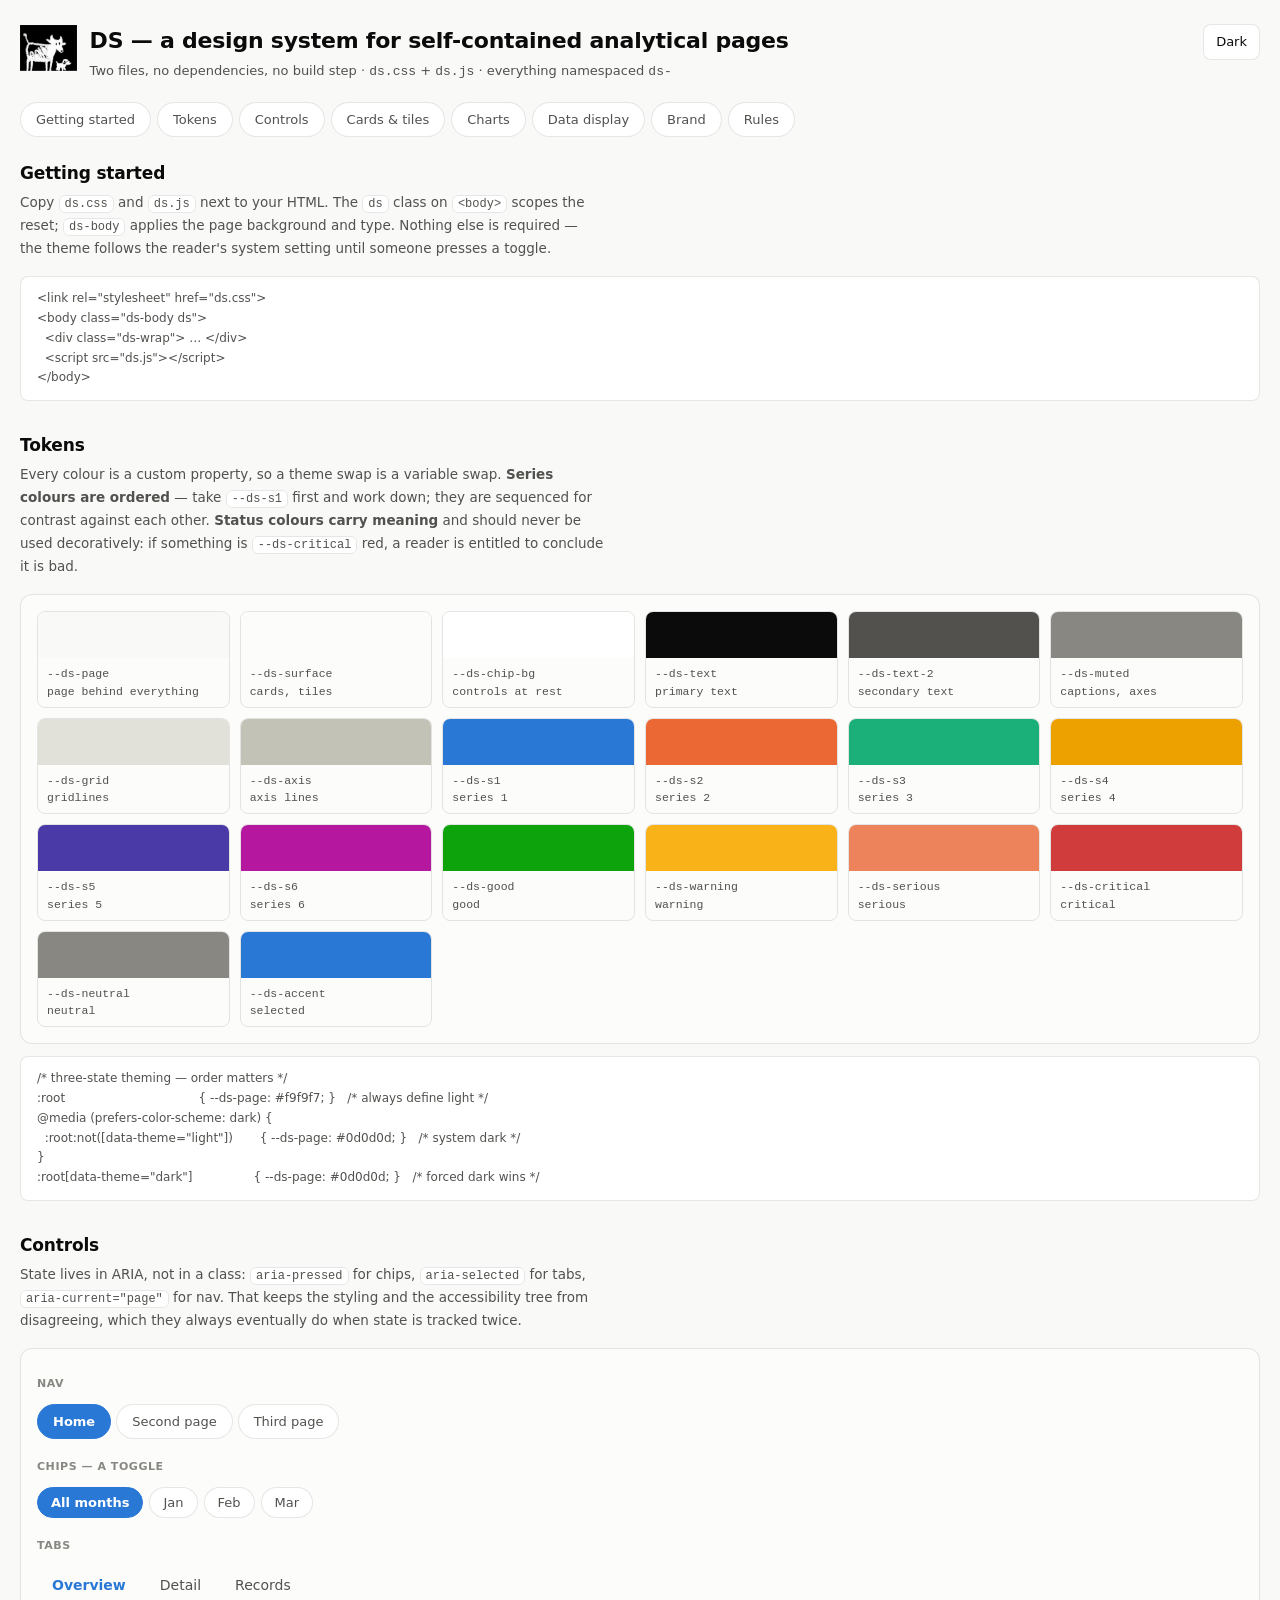
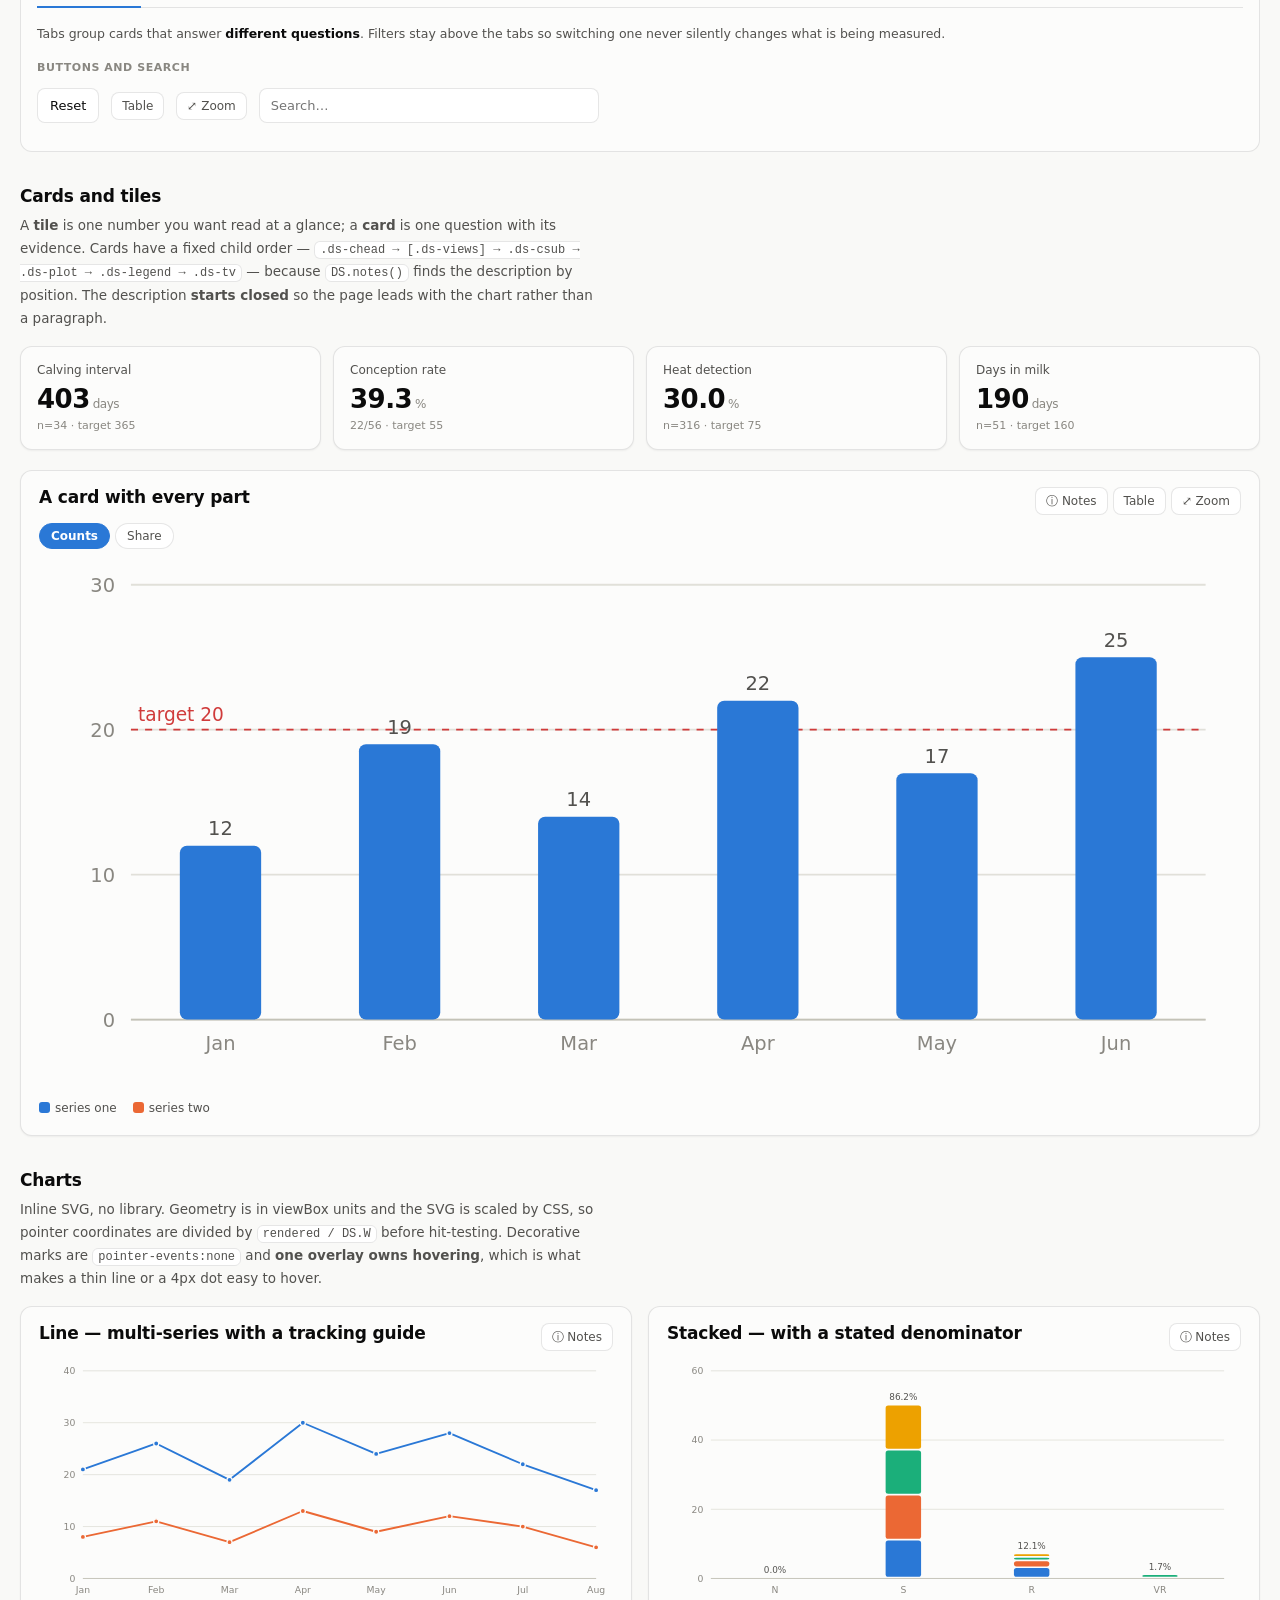
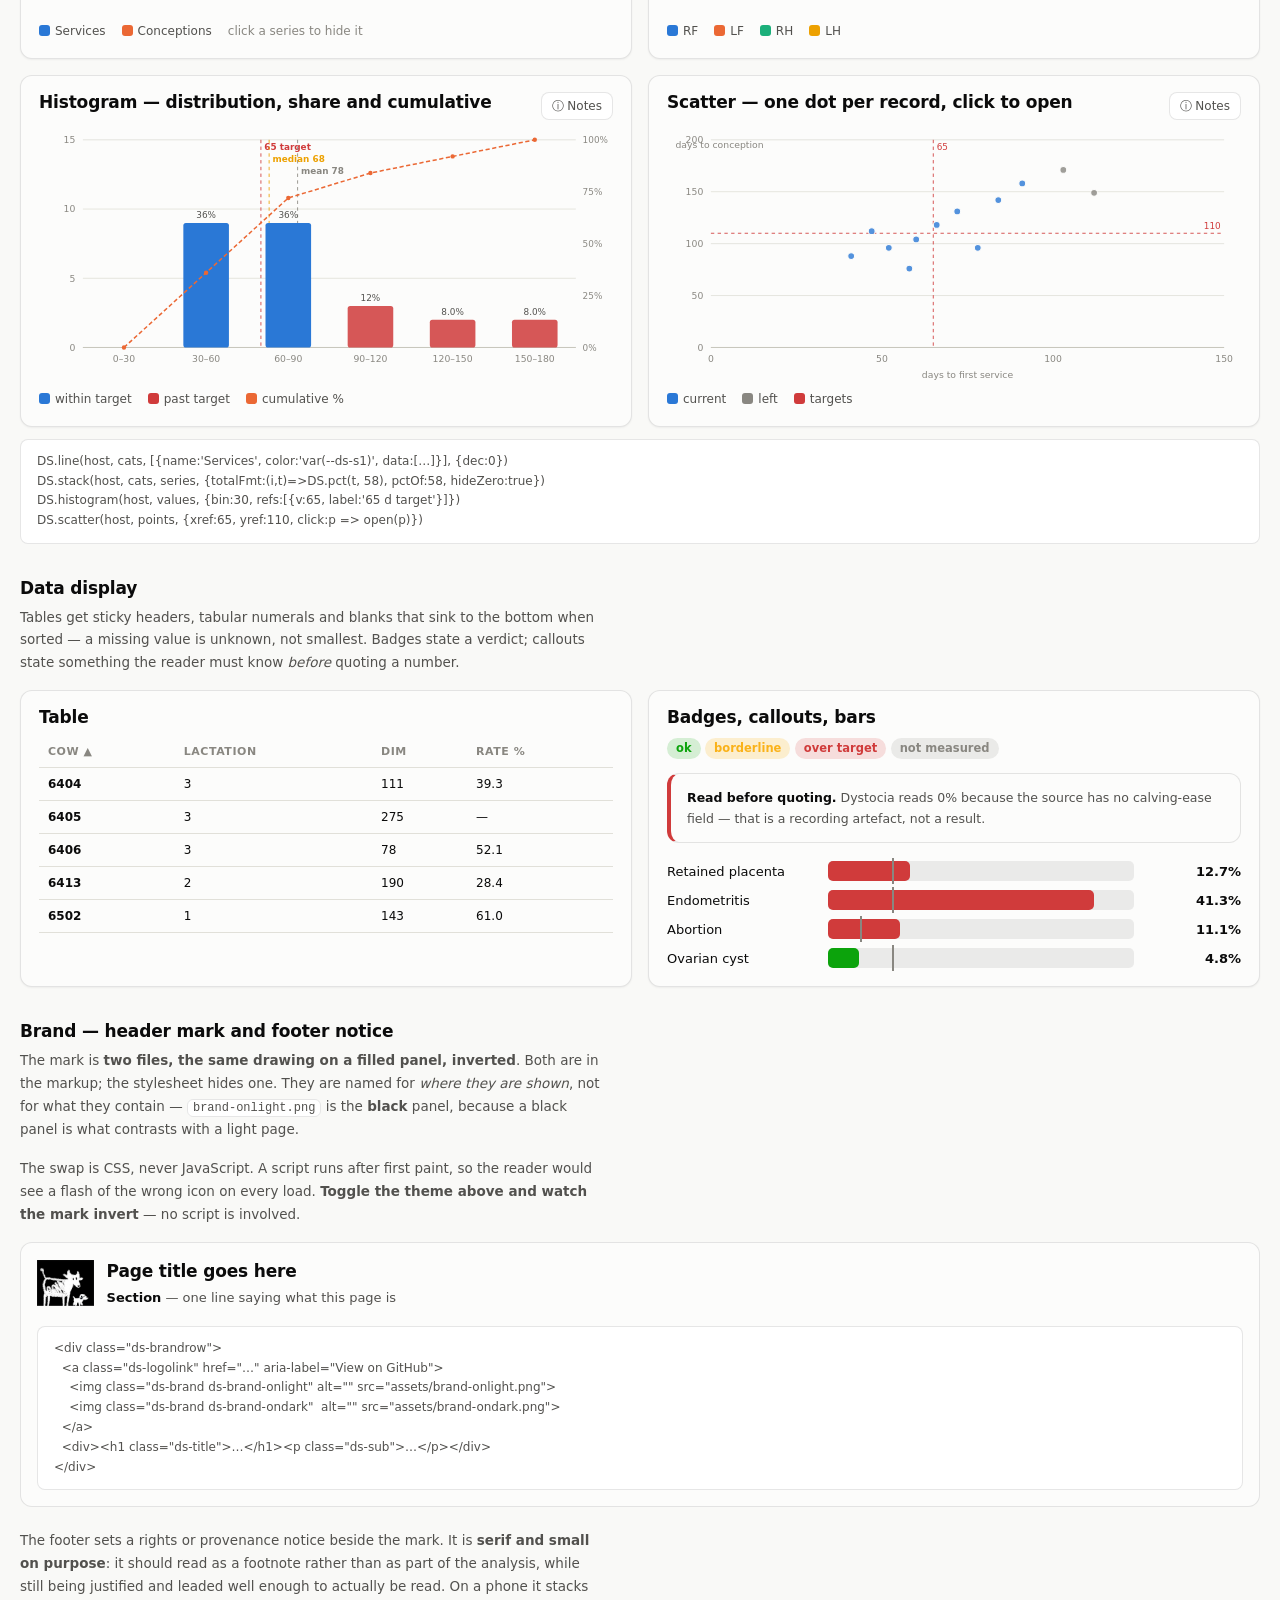
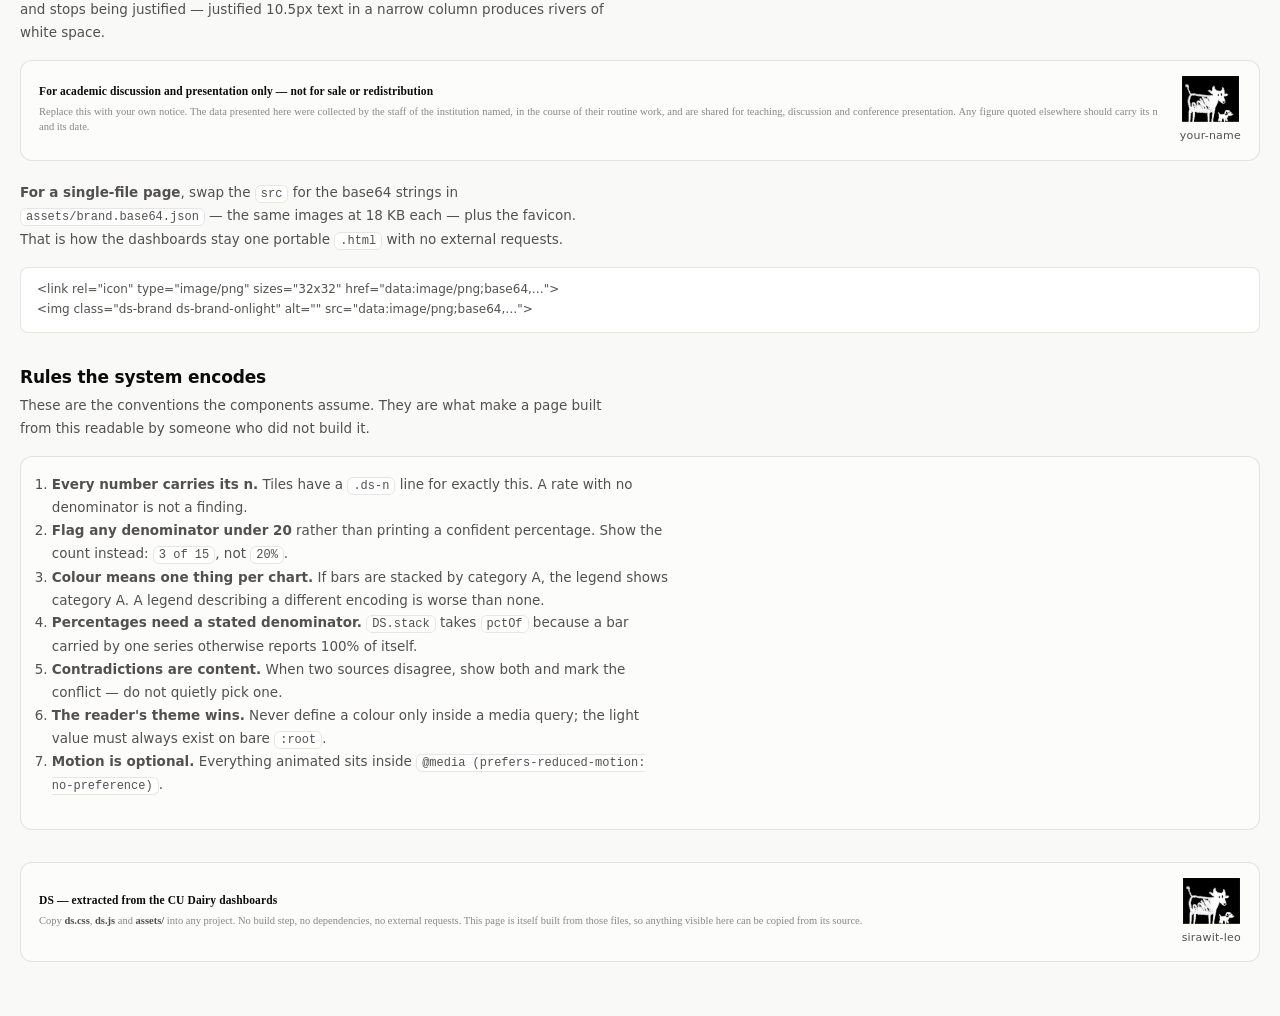
<file: design-system/styleguide.html>
<!DOCTYPE html>
<html lang="en">
<head>
<meta charset="utf-8">
<meta name="viewport" content="width=device-width, initial-scale=1">
<title>DS — design system</title>
<link rel="icon" type="image/png" sizes="32x32" href="assets/favicon.png">
<link rel="stylesheet" href="ds.css">
<style>
  /* style-guide chrome only — not part of the system */
  .sg-sec { margin: 0 0 var(--ds-8); }
  .sg-h { font-size: var(--ds-fs-lg); font-weight: 650; margin: 0 0 var(--ds-1); letter-spacing: -.01em; }
  .sg-d { color: var(--ds-text-2); font-size: 13.5px; line-height: 1.7; margin: 0 0 var(--ds-4); max-width: 68ch; }
  .sg-d code, .sg-code code { font-family: ui-monospace, SFMono-Regular, Menlo, monospace; }
  .sg-d code { font-size: 12px; background: var(--ds-chip-bg); border: 1px solid var(--ds-border);
    border-radius: var(--ds-r-sm); padding: 1px 5px; }
  .sg-code { background: var(--ds-chip-bg); border: 1px solid var(--ds-border); border-radius: var(--ds-r);
    padding: var(--ds-3) var(--ds-4); font-size: 12px; line-height: 1.65; overflow-x: auto;
    color: var(--ds-text-2); margin: var(--ds-3) 0 0; white-space: pre; }
  .sg-demo { background: var(--ds-surface); border: 1px solid var(--ds-border);
    border-radius: var(--ds-r-lg); padding: var(--ds-4); }
  .sg-swatches { display: grid; grid-template-columns: repeat(auto-fill, minmax(168px, 1fr)); gap: 10px; }
  .sg-sw { border: 1px solid var(--ds-border); border-radius: var(--ds-r); overflow: hidden; }
  .sg-sw i { display: block; height: 46px; }
  .sg-sw span { display: block; padding: 7px 9px; font-size: 11.5px; color: var(--ds-text-2);
    font-family: ui-monospace, SFMono-Regular, Menlo, monospace; }
  .sg-toc { display: flex; gap: 6px; flex-wrap: wrap; margin-bottom: var(--ds-6); }
  .sg-toc a { text-decoration: none; }
</style>
</head>
<body class="ds-body ds">
<div class="ds-wrap">

  <header class="ds-header">
    <div class="ds-brandrow">
      <a class="ds-logolink" href="https://github.com/sirawit-leo" target="_blank" rel="noopener noreferrer"
         title="View on GitHub" aria-label="View on GitHub">
        <img class="ds-brand ds-brand-onlight" alt="" src="assets/brand-onlight.png">
        <img class="ds-brand ds-brand-ondark"  alt="" src="assets/brand-ondark.png">
      </a>
      <div>
        <h1 class="ds-title">DS — a design system for self-contained analytical pages</h1>
        <p class="ds-sub">Two files, no dependencies, no build step ·
          <code>ds.css</code> + <code>ds.js</code> · everything namespaced <code>ds-</code></p>
      </div>
    </div>
    <button class="ds-btn" id="theme">Dark</button>
  </header>

  <div class="sg-toc">
    <a class="ds-navlink" href="#start">Getting started</a>
    <a class="ds-navlink" href="#tokens">Tokens</a>
    <a class="ds-navlink" href="#controls">Controls</a>
    <a class="ds-navlink" href="#cards">Cards &amp; tiles</a>
    <a class="ds-navlink" href="#charts">Charts</a>
    <a class="ds-navlink" href="#data">Data display</a>
    <a class="ds-navlink" href="#brand">Brand</a>
    <a class="ds-navlink" href="#rules">Rules</a>
  </div>

  <!-- ------------------------------------------------------------ start -->
  <section class="sg-sec" id="start">
    <h2 class="sg-h">Getting started</h2>
    <p class="sg-d">Copy <code>ds.css</code> and <code>ds.js</code> next to your HTML. The
      <code>ds</code> class on <code>&lt;body&gt;</code> scopes the reset; <code>ds-body</code>
      applies the page background and type. Nothing else is required — the theme follows the
      reader's system setting until someone presses a toggle.</p>
    <div class="sg-code">&lt;link rel="stylesheet" href="ds.css"&gt;
&lt;body class="ds-body ds"&gt;
  &lt;div class="ds-wrap"&gt; … &lt;/div&gt;
  &lt;script src="ds.js"&gt;&lt;/script&gt;
&lt;/body&gt;</div>
  </section>

  <!-- ------------------------------------------------------------ tokens -->
  <section class="sg-sec" id="tokens">
    <h2 class="sg-h">Tokens</h2>
    <p class="sg-d">Every colour is a custom property, so a theme swap is a variable swap.
      <b>Series colours are ordered</b> — take <code>--ds-s1</code> first and work down; they are
      sequenced for contrast against each other. <b>Status colours carry meaning</b> and should
      never be used decoratively: if something is <code>--ds-critical</code> red, a reader is
      entitled to conclude it is bad.</p>
    <div class="sg-demo">
      <div class="sg-swatches" id="swatches"></div>
    </div>
    <div class="sg-code">/* three-state theming — order matters */
:root                                   { --ds-page: #f9f9f7; }   /* always define light */
@media (prefers-color-scheme: dark) {
  :root:not([data-theme="light"])       { --ds-page: #0d0d0d; }   /* system dark */
}
:root[data-theme="dark"]                { --ds-page: #0d0d0d; }   /* forced dark wins */</div>
  </section>

  <!-- ------------------------------------------------------------ controls -->
  <section class="sg-sec" id="controls">
    <h2 class="sg-h">Controls</h2>
    <p class="sg-d">State lives in ARIA, not in a class: <code>aria-pressed</code> for chips,
      <code>aria-selected</code> for tabs, <code>aria-current="page"</code> for nav. That keeps the
      styling and the accessibility tree from disagreeing, which they always eventually do when
      state is tracked twice.</p>
    <div class="sg-demo">
      <p class="ds-flabel">Nav</p>
      <nav class="ds-nav">
        <a class="ds-navlink" href="#controls" aria-current="page">Home</a>
        <a class="ds-navlink" href="#controls">Second page</a>
        <a class="ds-navlink" href="#controls">Third page</a>
      </nav>

      <p class="ds-flabel" style="margin-top:20px">Chips — a toggle</p>
      <div class="ds-chips" id="chipdemo">
        <button class="ds-chip" aria-pressed="true">All months</button>
        <button class="ds-chip" aria-pressed="false">Jan</button>
        <button class="ds-chip" aria-pressed="false">Feb</button>
        <button class="ds-chip" aria-pressed="false">Mar</button>
      </div>

      <p class="ds-flabel" style="margin-top:20px">Tabs</p>
      <div class="ds-tabs" id="tabdemo" role="tablist"></div>
      <p class="ds-secthead" id="tabnote"></p>

      <p class="ds-flabel" style="margin-top:12px">Buttons and search</p>
      <div class="ds-tools">
        <button class="ds-btn">Reset</button>
        <button class="ds-tgl">Table</button>
        <button class="ds-tgl">⤢ Zoom</button>
        <input class="ds-search" placeholder="Search…">
      </div>
    </div>
  </section>

  <!-- ------------------------------------------------------------ cards -->
  <section class="sg-sec" id="cards">
    <h2 class="sg-h">Cards and tiles</h2>
    <p class="sg-d">A <b>tile</b> is one number you want read at a glance; a <b>card</b> is one
      question with its evidence. Cards have a fixed child order —
      <code>.ds-chead → [.ds-views] → .ds-csub → .ds-plot → .ds-legend → .ds-tv</code> — because
      <code>DS.notes()</code> finds the description by position. The description
      <b>starts closed</b> so the page leads with the chart rather than a paragraph.</p>
    <div class="ds-tiles">
      <div class="ds-tile"><div class="ds-k">Calving interval</div>
        <div class="ds-v">403<span class="ds-u">days</span></div><div class="ds-n">n=34 · target 365</div></div>
      <div class="ds-tile"><div class="ds-k">Conception rate</div>
        <div class="ds-v">39.3<span class="ds-u">%</span></div><div class="ds-n">22/56 · target 55</div></div>
      <div class="ds-tile"><div class="ds-k">Heat detection</div>
        <div class="ds-v">30.0<span class="ds-u">%</span></div><div class="ds-n">n=316 · target 75</div></div>
      <div class="ds-tile"><div class="ds-k">Days in milk</div>
        <div class="ds-v">190<span class="ds-u">days</span></div><div class="ds-n">n=51 · target 160</div></div>
    </div>
    <div class="ds-grid" id="carddemo"></div>
  </section>

  <!-- ------------------------------------------------------------ charts -->
  <section class="sg-sec" id="charts">
    <h2 class="sg-h">Charts</h2>
    <p class="sg-d">Inline SVG, no library. Geometry is in viewBox units and the SVG is scaled by
      CSS, so pointer coordinates are divided by <code>rendered / DS.W</code> before hit-testing.
      Decorative marks are <code>pointer-events:none</code> and <b>one overlay owns hovering</b>,
      which is what makes a thin line or a 4px dot easy to hover.</p>
    <div class="ds-grid" id="chartdemo"></div>
    <div class="sg-code">DS.line(host, cats, [{name:'Services', color:'var(--ds-s1)', data:[…]}], {dec:0})
DS.stack(host, cats, series, {totalFmt:(i,t)=&gt;DS.pct(t, 58), pctOf:58, hideZero:true})
DS.histogram(host, values, {bin:30, refs:[{v:65, label:'65 d target'}]})
DS.scatter(host, points, {xref:65, yref:110, click:p =&gt; open(p)})</div>
  </section>

  <!-- ------------------------------------------------------------ data -->
  <section class="sg-sec" id="data">
    <h2 class="sg-h">Data display</h2>
    <p class="sg-d">Tables get sticky headers, tabular numerals and blanks that sink to the bottom
      when sorted — a missing value is unknown, not smallest. Badges state a verdict; callouts
      state something the reader must know <em>before</em> quoting a number.</p>
    <div class="ds-grid">
      <div class="ds-card">
        <div class="ds-chead"><h2 class="ds-ctitle">Table</h2></div>
        <div class="ds-tvopen" id="tabledemo"></div>
      </div>
      <div class="ds-card">
        <div class="ds-chead"><h2 class="ds-ctitle">Badges, callouts, bars</h2></div>
        <p style="margin:0 0 14px">
          <span class="ds-badge ds-ok">ok</span>
          <span class="ds-badge ds-warn">borderline</span>
          <span class="ds-badge ds-bad">over target</span>
          <span class="ds-badge ds-na">not measured</span>
        </p>
        <div class="ds-callout ds-danger"><b>Read before quoting.</b> Dystocia reads 0% because
          the source has no calving-ease field — that is a recording artefact, not a result.</div>
        <div class="ds-bars" id="barsdemo"></div>
      </div>
    </div>
  </section>

  <!-- ------------------------------------------------------------ brand -->
  <section class="sg-sec" id="brand">
    <h2 class="sg-h">Brand — header mark and footer notice</h2>
    <p class="sg-d">The mark is <b>two files, the same drawing on a filled panel, inverted</b>.
      Both are in the markup; the stylesheet hides one. They are named for <em>where they are
      shown</em>, not for what they contain — <code>brand-onlight.png</code> is the
      <b>black</b> panel, because a black panel is what contrasts with a light page.</p>
    <p class="sg-d">The swap is CSS, never JavaScript. A script runs after first paint, so the
      reader would see a flash of the wrong icon on every load. <b>Toggle the theme above and
      watch the mark invert</b> — no script is involved.</p>
    <div class="sg-demo">
      <div class="ds-brandrow" style="margin-bottom:18px">
        <a class="ds-logolink" href="#brand" aria-label="Brand mark">
          <img class="ds-brand ds-brand-onlight" alt="" src="assets/brand-onlight.png">
          <img class="ds-brand ds-brand-ondark"  alt="" src="assets/brand-ondark.png">
        </a>
        <div>
          <h1 class="ds-title" style="font-size:var(--ds-fs-lg)">Page title goes here</h1>
          <p class="ds-sub"><b>Section</b> — one line saying what this page is</p>
        </div>
      </div>
      <div class="sg-code">&lt;div class="ds-brandrow"&gt;
  &lt;a class="ds-logolink" href="…" aria-label="View on GitHub"&gt;
    &lt;img class="ds-brand ds-brand-onlight" alt="" src="assets/brand-onlight.png"&gt;
    &lt;img class="ds-brand ds-brand-ondark"  alt="" src="assets/brand-ondark.png"&gt;
  &lt;/a&gt;
  &lt;div&gt;&lt;h1 class="ds-title"&gt;…&lt;/h1&gt;&lt;p class="ds-sub"&gt;…&lt;/p&gt;&lt;/div&gt;
&lt;/div&gt;</div>
    </div>

    <p class="sg-d" style="margin-top:22px">The footer sets a rights or provenance notice beside
      the mark. It is <b>serif and small on purpose</b>: it should read as a footnote rather than
      as part of the analysis, while still being justified and leaded well enough to actually be
      read. On a phone it stacks and stops being justified — justified 10.5px text in a narrow
      column produces rivers of white space.</p>
    <div class="ds-foot" style="margin-top:0">
      <div class="ds-notice">
        <div class="ds-noticetext">
          <p class="ds-noticehead">For academic discussion and presentation only — not for sale or redistribution</p>
          <p>Replace this with your own notice. The data presented here were collected by the
          staff of the institution named, in the course of their routine work, and are shared for
          teaching, discussion and conference presentation. Any figure quoted elsewhere should
          carry its n and its date.</p>
        </div>
        <div class="ds-footbrand">
          <a class="ds-logolink" href="#brand" aria-label="Brand mark">
            <img class="ds-brand ds-brand-onlight" alt="" src="assets/brand-onlight.png">
            <img class="ds-brand ds-brand-ondark"  alt="" src="assets/brand-ondark.png">
          </a>
          <span class="ds-byline">your-name</span>
        </div>
      </div>
    </div>

    <p class="sg-d" style="margin-top:20px"><b>For a single-file page</b>, swap the
      <code>src</code> for the base64 strings in <code>assets/brand.base64.json</code> — the same
      images at 18 KB each — plus the favicon. That is how the dashboards stay one portable
      <code>.html</code> with no external requests.</p>
    <div class="sg-code">&lt;link rel="icon" type="image/png" sizes="32x32" href="data:image/png;base64,…"&gt;
&lt;img class="ds-brand ds-brand-onlight" alt="" src="data:image/png;base64,…"&gt;</div>
  </section>

  <!-- ------------------------------------------------------------ rules -->
  <section class="sg-sec" id="rules">
    <h2 class="sg-h">Rules the system encodes</h2>
    <p class="sg-d">These are the conventions the components assume. They are what make a page
      built from this readable by someone who did not build it.</p>
    <div class="ds-demo sg-demo">
      <ol class="sg-d" style="max-width:74ch;padding-left:1.1em">
        <li><b>Every number carries its n.</b> Tiles have a <code>.ds-n</code> line for exactly
          this. A rate with no denominator is not a finding.</li>
        <li><b>Flag any denominator under 20</b> rather than printing a confident percentage.
          Show the count instead: <code>3 of 15</code>, not <code>20%</code>.</li>
        <li><b>Colour means one thing per chart.</b> If bars are stacked by category A, the legend
          shows category A. A legend describing a different encoding is worse than none.</li>
        <li><b>Percentages need a stated denominator.</b> <code>DS.stack</code> takes
          <code>pctOf</code> because a bar carried by one series otherwise reports 100% of itself.</li>
        <li><b>Contradictions are content.</b> When two sources disagree, show both and mark the
          conflict — do not quietly pick one.</li>
        <li><b>The reader's theme wins.</b> Never define a colour only inside a media query; the
          light value must always exist on bare <code>:root</code>.</li>
        <li><b>Motion is optional.</b> Everything animated sits inside
          <code>@media (prefers-reduced-motion: no-preference)</code>.</li>
      </ol>
    </div>
  </section>

  <div class="ds-foot">
    <div class="ds-notice">
      <div class="ds-noticetext">
        <p class="ds-noticehead">DS — extracted from the CU Dairy dashboards</p>
        <p>Copy <b>ds.css</b>, <b>ds.js</b> and <b>assets/</b> into any project. No build step, no
        dependencies, no external requests. This page is itself built from those files, so
        anything visible here can be copied from its source.</p>
      </div>
      <div class="ds-footbrand">
        <a class="ds-logolink" href="https://github.com/sirawit-leo" target="_blank" rel="noopener noreferrer"
           aria-label="View on GitHub">
          <img class="ds-brand ds-brand-onlight" alt="" src="assets/brand-onlight.png">
          <img class="ds-brand ds-brand-ondark"  alt="" src="assets/brand-ondark.png">
        </a>
        <span class="ds-byline">sirawit-leo</span>
      </div>
    </div>
  </div>
</div>

<script src="ds.js"></script>
<script>
/* ---- everything below is the style guide demonstrating the system ---- */
DS.theme.bind(document.getElementById('theme'));

/* tokens ------------------------------------------------------------- */
const TOKENS = [
  ['--ds-page','page behind everything'], ['--ds-surface','cards, tiles'],
  ['--ds-chip-bg','controls at rest'], ['--ds-text','primary text'],
  ['--ds-text-2','secondary text'], ['--ds-muted','captions, axes'],
  ['--ds-grid','gridlines'], ['--ds-axis','axis lines'],
  ['--ds-s1','series 1'], ['--ds-s2','series 2'], ['--ds-s3','series 3'],
  ['--ds-s4','series 4'], ['--ds-s5','series 5'], ['--ds-s6','series 6'],
  ['--ds-good','good'], ['--ds-warning','warning'], ['--ds-serious','serious'],
  ['--ds-critical','critical'], ['--ds-neutral','neutral'], ['--ds-accent','selected'],
];
document.getElementById('swatches').innerHTML = TOKENS.map(([v, d]) =>
  `<div class="sg-sw"><i style="background:var(${v})"></i><span>${v}<br>${d}</span></div>`).join('');

/* tabs --------------------------------------------------------------- */
const TABNOTES = {
  a: 'Tabs group cards that answer <b>different questions</b>. Filters stay above the tabs so switching one never silently changes what is being measured.',
  b: 'Each tab gets one sentence saying what it is for, and what it is <b>not</b> for.',
  c: 'Keep the count small. Four is comfortable; eight is a menu.',
};
let tab = 'a';
function paintTabs() {
  DS.tabs(document.getElementById('tabdemo'),
    [['a','Overview'],['b','Detail'],['c','Records']], tab, k => { tab = k; paintTabs(); });
  document.getElementById('tabnote').innerHTML = TABNOTES[tab];
}
paintTabs();

/* chips -------------------------------------------------------------- */
document.getElementById('chipdemo').addEventListener('click', e => {
  const b = e.target.closest('.ds-chip'); if (!b) return;
  b.setAttribute('aria-pressed', b.getAttribute('aria-pressed') === 'true' ? 'false' : 'true');
});

/* cards -------------------------------------------------------------- */
const cardHost = document.getElementById('carddemo');
let expanded = false, view = 0;
function paintCards() {
  cardHost.innerHTML = '';
  const c = DS.card({
    title: 'A card with every part',
    note: 'This is <code>.ds-csub</code> — the card\'s own description. It starts closed; the ⓘ Notes button is grafted on by <code>DS.notes()</code>. Put the caveats here, not in the title.',
    legend: DS.swatch('var(--ds-s1)', 'series one') + DS.swatch('var(--ds-s2)', 'series two'),
    views: ['Counts', 'Share'],
    view,
    zoom: true,
    expanded,
    onZoom: () => { expanded = !expanded; paintCards(); },
    onView: i => { view = i; paintCards(); },
  });
  cardHost.appendChild(c);
  const cats = ['Jan','Feb','Mar','Apr','May','Jun'];
  const raw = [12, 19, 14, 22, 17, 25];
  const data = view === 0 ? raw : raw.map(v => +(100 * v / raw.reduce((a,b)=>a+b,0)).toFixed(1));
  DS.bar(c.querySelector('.ds-plot'), cats, data, {
    dec: view === 0 ? 0 : 1, color: 'var(--ds-s1)',
    refs: view === 0 ? [{ v: 20, label: 'target 20' }] : [],
  });
  c.querySelector('.ds-tv').innerHTML = DS.table(['Month', view === 0 ? 'Count' : 'Share %'],
    cats.map((m, i) => [m, data[i]]));
  DS.notes(cardHost);
}
paintCards();

/* charts ------------------------------------------------------------- */
const chartHost = document.getElementById('chartdemo');
const MONTHS = ['Jan','Feb','Mar','Apr','May','Jun','Jul','Aug'];
function chartCard(title, note, legend, draw) {
  const c = DS.card({ title, note, legend, table: false });
  chartHost.appendChild(c);
  draw(c.querySelector('.ds-plot'));
  return c;
}
chartCard('Line — multi-series with a tracking guide',
  'Hover anywhere: the guide snaps to the nearest month and the tooltip lists every visible series at once. Click a legend entry to hide a series.',
  DS.legend('demo', [{color:'var(--ds-s1)',name:'Services'},{color:'var(--ds-s2)',name:'Conceptions'}]),
  host => DS.line(host, MONTHS, [
    { name: 'Services', color: 'var(--ds-s1)', data: [21,26,19,30,24,28,22,17] },
    { name: 'Conceptions', color: 'var(--ds-s2)', data: [8,11,7,13,9,12,10,6] },
  ], { dec: 0, hidden: DS.hiddenOf('demo') }));

chartCard('Stacked — with a stated denominator',
  'Each bar is labelled with its share of a population you supply, not of its own column. Hover for the breakdown.',
  DS.swatch('var(--ds-s1)','RF') + DS.swatch('var(--ds-s2)','LF') + DS.swatch('var(--ds-s3)','RH') + DS.swatch('var(--ds-s4)','LH'),
  host => {
    const total = 58;
    DS.stack(host, ['N','S','R','VR'], [
      { name: 'RF', color: 'var(--ds-s1)', data: [0,11,3,0] },
      { name: 'LF', color: 'var(--ds-s2)', data: [0,13,2,0] },
      { name: 'RH', color: 'var(--ds-s3)', data: [0,13,1,1] },
      { name: 'LH', color: 'var(--ds-s4)', data: [0,13,1,0] },
    ], { totalFmt: (i, t) => DS.pct(t, total), pctOf: total, hideZero: true });
  });

chartCard('Histogram — distribution, share and cumulative',
  'Bars are labelled with their share; the dashed curve is the running total on a right-hand 0–100% axis, so you can read straight off it how much of the population is past the target. Median and mean are drawn where they fall.',
  DS.swatch('var(--ds-s1)','within target') + DS.swatch('var(--ds-critical)','past target') + DS.swatch('var(--ds-s2)','cumulative %'),
  host => DS.histogram(host,
    [31,38,42,45,47,51,52,55,58,60,63,66,68,71,74,78,82,88,95,101,110,124,138,152,171],
    { bin: 30, refs: [{ v: 65, label: '65 target' }], suffix: 'days' }));

chartCard('Scatter — one dot per record, click to open',
  'Nearest-point hit test within 9 viewBox units with a ring as the affordance. Reference lines split the plot into quadrants so the problem group is a place, not a calculation.',
  DS.swatch('var(--ds-s1)','current') + DS.swatch('var(--ds-muted)','left') + DS.swatch('var(--ds-critical)','targets'),
  host => DS.scatter(host, [
    {x:41,y:88,label:'A1'},{x:52,y:96,label:'A2'},{x:60,y:104,label:'A3'},{x:66,y:118,label:'A4'},
    {x:72,y:131,label:'A5'},{x:78,y:96,label:'A6'},{x:84,y:142,label:'A7'},{x:91,y:158,label:'A8'},
    {x:58,y:76,label:'A9'},{x:47,y:112,label:'B1'},{x:103,y:171,label:'B2',color:'var(--ds-muted)'},
    {x:112,y:149,label:'B3',color:'var(--ds-muted)'},
  ], {
    xref: 65, xrefLabel: '65', yref: 110, yrefLabel: '110',
    xlab: 'days to first service', ylab: 'days to conception',
    tip: p => DS.tip.head('Record ' + p.label) + DS.tip.row('first service', p.x + ' d') + DS.tip.row('conception', p.y + ' d'),
    click: p => alert('clicked ' + p.label),
  }));

DS.notes(chartHost);
DS.onLegendToggle(() => { chartHost.innerHTML = ''; location.reload(); });

/* table -------------------------------------------------------------- */
const ROWS = [
  ['6404', 3, 111, 39.3], ['6405', 3, 275, null], ['6406', 3, 78, 52.1],
  ['6413', 2, 190, 28.4], ['6502', 1, 143, 61.0],
];
let sortKey = 0, sortDir = 1;
function paintTable() {
  const sorted = DS.sortRows(ROWS, r => r[sortKey], sortDir);
  const host = document.getElementById('tabledemo');
  host.innerHTML = DS.table(['Cow', 'Lactation', 'DIM', 'Rate %'],
    sorted.map(r => [`<b>${r[0]}</b>`, r[1], r[2], r[3] == null ? null : DS.fmt(r[3], 1)]),
    { sortable: true, sortKey, sortDir });
  host.querySelectorAll('th.ds-sortable').forEach(th => th.addEventListener('click', () => {
    const i = +th.dataset.dsCol;
    if (i === sortKey) sortDir = -sortDir; else { sortKey = i; sortDir = 1; }
    paintTable();
  }));
}
paintTable();

/* horizontal bars ---------------------------------------------------- */
const BARS = [
  ['Retained placenta', 12.7, 10], ['Endometritis', 41.3, 10],
  ['Abortion', 11.1, 5], ['Ovarian cyst', 4.8, 10],
];
const maxBar = Math.max(...BARS.map(b => Math.max(b[1], b[2]))) * 1.15;
document.getElementById('barsdemo').innerHTML = BARS.map(([n, v, bm]) => `
  <div class="ds-barrow">
    <div>${n}</div>
    <div class="ds-btrack">
      <div class="ds-bfill" style="width:${v / maxBar * 100}%;background:${v > bm ? 'var(--ds-critical)' : 'var(--ds-good)'}"></div>
      <div class="ds-bmark" style="left:${bm / maxBar * 100}%"></div>
    </div>
    <div class="ds-bval">${v}%</div>
  </div>`).join('');
</script>
</body>
</html>
</file>
<file: design-system/ds.css>
/* ============================================================================
   DS — a small design system for self-contained analytical HTML pages
   ----------------------------------------------------------------------------
   Extracted from the CU Dairy dashboards. No build step, no dependencies, no
   external requests: one <link> and you have the whole thing.

   Everything is namespaced `ds-` so it can be dropped into a project that
   already has a stylesheet without colliding.

   THEMING is three-state, and the order of these blocks matters:
     1. :root                                  -> the light palette, always defined
     2. @media (prefers-color-scheme: dark)
          :root:not([data-theme="light"])      -> dark, unless the user forced light
     3. :root[data-theme="dark"]               -> dark, forced, beats the media query

   The consequence worth knowing: a colour must ALWAYS have a value on bare
   :root. Defining one only inside a media query leaves it undefined for anyone
   whose system is set the other way.
   ========================================================================= */

:root {
  color-scheme: light;

  /* -- surfaces ------------------------------------------------------------ */
  --ds-page:        #f9f9f7;   /* the page behind everything */
  --ds-surface:     #fcfcfb;   /* cards, tiles, anything raised */
  --ds-chip-bg:     #ffffff;   /* interactive controls at rest */

  /* -- text ---------------------------------------------------------------- */
  --ds-text:        #0b0b0b;   /* primary */
  --ds-text-2:      #52514e;   /* secondary: descriptions, table body */
  --ds-muted:       #898781;   /* tertiary: axis labels, captions, units */

  /* -- lines --------------------------------------------------------------- */
  --ds-grid:        #e1e0d9;   /* chart gridlines, table rules */
  --ds-axis:        #c3c2b7;   /* axis lines, hover borders */
  --ds-border:      rgba(11,11,11,.10);

  /* -- series: use in this order, they are ordered for contrast ------------- */
  --ds-s1:          #2a78d6;
  --ds-s2:          #eb6834;
  --ds-s3:          #1baf7a;
  --ds-s4:          #eda100;
  --ds-s5:          #4a3aa7;
  --ds-s6:          #b5179e;

  /* -- status: meaning, not decoration ------------------------------------- */
  --ds-good:        #0ca30c;
  --ds-warning:     #fab219;
  --ds-serious:     #ec835a;
  --ds-critical:    #d03b3b;
  --ds-neutral:     #898781;

  /* -- accent: the one colour that means "selected" ------------------------ */
  --ds-accent:      #2a78d6;
  --ds-accent-ink:  #ffffff;   /* text on top of the accent */

  /* -- elevation ----------------------------------------------------------- */
  --ds-shadow:      0 1px 2px rgba(11,11,11,.05);
  --ds-shadow-lift: 0 6px 18px rgba(0,0,0,.09);

  /* -- shape --------------------------------------------------------------- */
  --ds-r-sm: 6px;
  --ds-r:    8px;
  --ds-r-lg: 12px;
  --ds-r-pill: 999px;

  /* -- space: a 4px scale -------------------------------------------------- */
  --ds-1: 4px;  --ds-2: 8px;  --ds-3: 12px; --ds-4: 16px;
  --ds-5: 20px; --ds-6: 24px; --ds-8: 32px; --ds-10: 40px;

  /* -- type ---------------------------------------------------------------- */
  --ds-font: system-ui, -apple-system, "Segoe UI", "Noto Sans Thai", sans-serif;
  --ds-fs-xs: 11px; --ds-fs-sm: 12px; --ds-fs-md: 13px;
  --ds-fs:    14px; --ds-fs-lg: 17px; --ds-fs-xl: 22px; --ds-fs-2xl: 26px;
}

@media (prefers-color-scheme: dark) {
  :root:not([data-theme="light"]) {
    color-scheme: dark;
    --ds-page:    #0d0d0d;
    --ds-surface: #1a1a19;
    --ds-chip-bg: #232322;
    --ds-text:    #ffffff;
    --ds-text-2:  #c3c2b7;
    --ds-muted:   #898781;
    --ds-grid:    #2c2c2a;
    --ds-axis:    #383835;
    --ds-border:  rgba(255,255,255,.10);
    --ds-s1: #3987e5; --ds-s2: #d95926; --ds-s3: #199e70;
    --ds-s4: #c98500; --ds-s5: #9085e9; --ds-s6: #e07ad0;
    /* status colours are lifted on dark so they stay legible against #0d0d0d */
    --ds-good: #34c759; --ds-warning: #ffcc33; --ds-serious: #ff9f6b; --ds-critical: #ff6b6b;
    --ds-accent: #3987e5;
    --ds-shadow: none;
    --ds-shadow-lift: 0 6px 18px rgba(0,0,0,.5);
  }
}

:root[data-theme="dark"] {
  color-scheme: dark;
  --ds-page:    #0d0d0d;
  --ds-surface: #1a1a19;
  --ds-chip-bg: #232322;
  --ds-text:    #ffffff;
  --ds-text-2:  #c3c2b7;
  --ds-muted:   #898781;
  --ds-grid:    #2c2c2a;
  --ds-axis:    #383835;
  --ds-border:  rgba(255,255,255,.10);
  --ds-s1: #3987e5; --ds-s2: #d95926; --ds-s3: #199e70;
  --ds-s4: #c98500; --ds-s5: #9085e9; --ds-s6: #e07ad0;
  --ds-good: #34c759; --ds-warning: #ffcc33; --ds-serious: #ff9f6b; --ds-critical: #ff6b6b;
  --ds-accent: #3987e5;
  --ds-shadow: none;
  --ds-shadow-lift: 0 6px 18px rgba(0,0,0,.5);
}

/* ---------------------------------------------------------------- foundation */
.ds *, .ds *::before, .ds *::after { box-sizing: border-box; }

body.ds-body {
  margin: 0;
  background: var(--ds-page);
  color: var(--ds-text);
  font-family: var(--ds-font);
  font-size: var(--ds-fs);
  line-height: 1.5;
}

.ds-wrap { max-width: 1400px; margin: 0 auto; padding: var(--ds-6) var(--ds-5) 64px; }
.ds-narrow { max-width: 820px; }

/* numbers line up in columns only if you ask them to */
.ds-num { font-variant-numeric: tabular-nums; }

/* ---------------------------------------------------------------- header */
.ds-header {
  display: flex; justify-content: space-between; align-items: flex-start;
  gap: var(--ds-4); flex-wrap: wrap; margin-bottom: var(--ds-5);
}
.ds-title { font-size: var(--ds-fs-xl); margin: 0 0 var(--ds-1); font-weight: 650; letter-spacing: -.01em; }
.ds-sub   { color: var(--ds-text-2); font-size: var(--ds-fs-md); margin: 0; }
.ds-sub b { color: var(--ds-text); }

/* ---------------------------------------------------------------- brand */
/* Two image files, the same drawing on a filled panel, inverted:
     assets/brand-onlight.png  BLACK panel, white ink -> shown on a LIGHT page
     assets/brand-ondark.png   WHITE panel, black ink -> shown on a DARK page
   Named for WHERE THEY ARE SHOWN, not for what they contain, because "the light
   icon" is ambiguous and people reliably guess it the wrong way round.

   Show whichever panel CONTRASTS with the page, so the mark reads as a panel
   rather than dissolving into the background.

   This is done in CSS and never in JS. A script would run after first paint, so
   the reader would see a flash of the wrong icon on every load. Both images are
   in the markup; the stylesheet hides one. */
.ds-brandrow { display: flex; align-items: flex-start; gap: 13px; min-width: 0; }
.ds-brand { height: 46px; width: auto; flex: none; margin-top: 1px; }
.ds-brand-ondark { display: none; }
@media (prefers-color-scheme: dark) {
  :root:not([data-theme="light"]) .ds-brand-onlight { display: none; }
  :root:not([data-theme="light"]) .ds-brand-ondark  { display: block; }
}
:root[data-theme="dark"]  .ds-brand-onlight { display: none; }
:root[data-theme="dark"]  .ds-brand-ondark  { display: block; }
:root[data-theme="light"] .ds-brand-onlight { display: block; }
:root[data-theme="light"] .ds-brand-ondark  { display: none; }

.ds-logolink { display: inline-flex; text-decoration: none; border-radius: var(--ds-r-sm); flex: none; }
.ds-logolink:hover { opacity: .82; }
.ds-logolink:focus-visible { outline: 2px solid var(--ds-accent); outline-offset: 3px; }

/* ---------------------------------------------------------------- nav */
.ds-nav { display: flex; gap: 5px; align-items: center; flex-wrap: wrap; margin: 0 0 var(--ds-5); }
.ds-navlink {
  text-decoration: none; color: var(--ds-text-2); font: inherit; font-size: var(--ds-fs-md);
  padding: 7px 15px; border-radius: var(--ds-r-pill); border: 1px solid var(--ds-border);
  background: var(--ds-chip-bg); white-space: nowrap;
}
.ds-navlink:hover { border-color: var(--ds-axis); color: var(--ds-text); }
.ds-navlink[aria-current="page"] {
  background: var(--ds-accent); border-color: var(--ds-accent);
  color: var(--ds-accent-ink); font-weight: 650;
}

/* ---------------------------------------------------------------- buttons */
.ds-btn {
  background: var(--ds-chip-bg); border: 1px solid var(--ds-border); color: var(--ds-text);
  border-radius: var(--ds-r); padding: 7px 12px; font: inherit; font-size: var(--ds-fs-md);
  cursor: pointer;
}
.ds-btn:hover { border-color: var(--ds-axis); }

/* chip = a toggle. aria-pressed carries the state, never a class. */
.ds-chips { display: flex; gap: 6px; flex-wrap: wrap; }
.ds-chip {
  background: var(--ds-chip-bg); border: 1px solid var(--ds-border);
  border-radius: var(--ds-r-pill); padding: 5px 13px; font: inherit; font-size: var(--ds-fs-md);
  cursor: pointer; color: var(--ds-text-2); min-height: 30px; user-select: none;
}
.ds-chip:hover { border-color: var(--ds-axis); }
.ds-chip[aria-pressed="true"] {
  background: var(--ds-accent); border-color: var(--ds-accent);
  color: var(--ds-accent-ink); font-weight: 600;
}

/* vchip = a smaller chip that switches what a single card is showing */
.ds-views { display: flex; gap: 5px; flex-wrap: wrap; margin: 0 0 11px; }
.ds-vchip {
  background: var(--ds-chip-bg); border: 1px solid var(--ds-border);
  border-radius: var(--ds-r-pill); padding: 3px 11px; font: inherit; font-size: var(--ds-fs-sm);
  cursor: pointer; color: var(--ds-text-2); white-space: nowrap; user-select: none;
}
.ds-vchip:hover { border-color: var(--ds-axis); color: var(--ds-text); }
.ds-vchip[aria-pressed="true"] {
  background: var(--ds-accent); border-color: var(--ds-accent);
  color: var(--ds-accent-ink); font-weight: 600;
}

:where(.ds-btn, .ds-chip, .ds-vchip, .ds-navlink, .ds-tab, .ds-tgl):focus-visible {
  outline: 2px solid var(--ds-accent); outline-offset: 2px;
}

/* ---------------------------------------------------------------- filters */
.ds-filters {
  background: var(--ds-surface); border: 1px solid var(--ds-border); border-radius: var(--ds-r-lg);
  padding: 14px var(--ds-4); margin-bottom: var(--ds-5); box-shadow: var(--ds-shadow);
  display: flex; gap: 22px; align-items: flex-start; flex-wrap: wrap;
}
.ds-fgroup { display: flex; flex-direction: column; gap: 7px; }
.ds-flabel {
  font-size: var(--ds-fs-xs); font-weight: 650; letter-spacing: .05em;
  text-transform: uppercase; color: var(--ds-muted);
}

/* ---------------------------------------------------------------- tabs */
.ds-tabs {
  display: flex; gap: var(--ds-1); flex-wrap: wrap; margin-bottom: var(--ds-4);
  border-bottom: 1px solid var(--ds-border);
}
.ds-tab {
  background: none; border: 0; border-bottom: 2px solid transparent; color: var(--ds-text-2);
  font: inherit; font-size: var(--ds-fs); padding: 9px 15px 10px; cursor: pointer;
  margin-bottom: -1px; border-radius: var(--ds-r) var(--ds-r) 0 0; white-space: nowrap;
}
.ds-tab:hover { color: var(--ds-text); background: color-mix(in srgb, var(--ds-text) 4%, transparent); }
.ds-tab[aria-selected="true"] { color: var(--ds-accent); border-bottom-color: var(--ds-accent); font-weight: 650; }
.ds-secthead { margin: 0 0 var(--ds-4); font-size: 12.5px; color: var(--ds-text-2); line-height: 1.65; }
.ds-secthead b { color: var(--ds-text); }

/* ---------------------------------------------------------------- tiles */
.ds-tiles {
  display: grid; grid-template-columns: repeat(auto-fit, minmax(168px, 1fr));
  gap: var(--ds-3); margin-bottom: var(--ds-5);
}
.ds-tile {
  background: var(--ds-surface); border: 1px solid var(--ds-border);
  border-radius: var(--ds-r-lg); padding: 14px var(--ds-4); box-shadow: var(--ds-shadow);
}
.ds-tile .ds-k { font-size: var(--ds-fs-sm); color: var(--ds-text-2); margin-bottom: 6px; }
.ds-tile .ds-v {
  font-size: var(--ds-fs-2xl); font-weight: 650; letter-spacing: -.02em; line-height: 1.15;
  font-variant-numeric: tabular-nums;
}
.ds-tile .ds-u { font-size: var(--ds-fs-sm); color: var(--ds-muted); font-weight: 400; margin-left: 3px; }
.ds-tile .ds-n { font-size: var(--ds-fs-xs); color: var(--ds-muted); margin-top: var(--ds-1); }

/* a compact run of headline numbers, without the boxes */
.ds-scale { display: flex; gap: 22px; flex-wrap: wrap; padding-top: 18px; border-top: 1px solid var(--ds-border); }
.ds-scale div { font-size: 12.5px; color: var(--ds-muted); line-height: 1.45; }
.ds-scale b {
  display: block; font-size: 21px; font-weight: 650; color: var(--ds-text);
  letter-spacing: -.02em; font-variant-numeric: tabular-nums;
}

/* ---------------------------------------------------------------- cards */
.ds-grid { display: grid; grid-template-columns: repeat(auto-fit, minmax(420px, 1fr)); gap: var(--ds-4); }
.ds-card {
  background: var(--ds-surface); border: 1px solid var(--ds-border); border-radius: var(--ds-r-lg);
  padding: var(--ds-4) 18px 18px; box-shadow: var(--ds-shadow); min-width: 0;
}
.ds-card.ds-wide, .ds-card.ds-expanded { grid-column: 1 / -1; }
.ds-chead { display: flex; align-items: flex-start; gap: var(--ds-3); margin-bottom: var(--ds-2); }
.ds-ctitle { font-size: var(--ds-fs-lg); margin: 0; font-weight: 650; letter-spacing: -.01em; line-height: 1.25; }
.ds-cbtns { display: flex; gap: 5px; margin-left: auto; flex: none; }
.ds-tgl {
  background: var(--ds-chip-bg); border: 1px solid var(--ds-border); color: var(--ds-text-2);
  border-radius: var(--ds-r); padding: 4px 10px; font: inherit; font-size: var(--ds-fs-sm);
  cursor: pointer; white-space: nowrap;
}
.ds-tgl:hover { border-color: var(--ds-axis); color: var(--ds-text); }
/* the card's own description: starts closed, opened by the Notes button */
.ds-csub { margin: 0 0 var(--ds-3); font-size: 12.5px; color: var(--ds-text-2); line-height: 1.7; }
.ds-csub b { color: var(--ds-text); }
.ds-plot { min-height: 40px; }
.ds-plot svg { display: block; width: 100%; height: auto; overflow: visible; }

/* legend: swatch + name. .ds-togglable makes a series clickable. */
.ds-legend {
  display: flex; gap: var(--ds-4); flex-wrap: wrap; font-size: var(--ds-fs-sm);
  color: var(--ds-text-2); margin-top: 9px; align-items: center;
}
.ds-sw { width: 11px; height: 11px; border-radius: 3px; display: inline-block; margin-right: 5px; vertical-align: -1px; }
.ds-lgi.ds-togglable { cursor: pointer; user-select: none; }
.ds-lgi.ds-togglable:hover { color: var(--ds-text); }

/* the card's table view, revealed by the Table button */
.ds-tv { display: none; max-height: 320px; overflow: auto; margin-top: var(--ds-2); }
.ds-card.ds-table-on .ds-tv { display: block; }
.ds-card.ds-table-on .ds-plot, .ds-card.ds-table-on .ds-legend { display: none; }
.ds-card.ds-expanded .ds-tv { max-height: none; }
/* a table that is the content, not an alternate view of a chart */
.ds-tvopen { max-height: 420px; overflow: auto; margin-top: var(--ds-2); }

/* ---------------------------------------------------------------- tables */
.ds-table { border-collapse: collapse; width: 100%; font-size: var(--ds-fs-sm); font-variant-numeric: tabular-nums; }
.ds-table th, .ds-table td { padding: 7px 9px; text-align: left; border-bottom: 1px solid var(--ds-grid); }
.ds-table thead th {
  position: sticky; top: 0; background: var(--ds-surface); z-index: 1;
  font-size: var(--ds-fs-xs); text-transform: uppercase; letter-spacing: .05em;
  color: var(--ds-muted); font-weight: 650; white-space: nowrap;
}
.ds-table tbody tr:hover { background: color-mix(in srgb, var(--ds-text) 5%, transparent); }
.ds-table th.ds-sortable { cursor: pointer; user-select: none; }
.ds-table th.ds-sortable:hover { color: var(--ds-text); }
.ds-table td.ds-r, .ds-table th.ds-r { text-align: right; }

/* ---------------------------------------------------------------- search */
.ds-tools { display: flex; gap: var(--ds-3); align-items: center; flex-wrap: wrap; margin: 0 0 var(--ds-3); }
.ds-search {
  flex: 1; min-width: 180px; max-width: 340px; background: var(--ds-chip-bg);
  border: 1px solid var(--ds-border); border-radius: var(--ds-r); padding: 7px 11px;
  font: inherit; font-size: var(--ds-fs-md); color: var(--ds-text);
}
.ds-search:focus { outline: 2px solid var(--ds-accent); outline-offset: 1px; }

/* ---------------------------------------------------------------- tooltip */
/* One singleton, position:fixed, pointer-events:none. Drive OPACITY, not display —
   display:none defeats the transition and, if you forget the opacity, the tooltip
   is invisible while every other symptom looks fine. */
.ds-tip {
  position: fixed; pointer-events: none; opacity: 0; transition: opacity .1s;
  background: var(--ds-surface); border: 1px solid var(--ds-axis); border-radius: var(--ds-r);
  padding: var(--ds-2) 11px; font-size: var(--ds-fs-sm); box-shadow: 0 4px 14px rgba(0,0,0,.16);
  z-index: 50; max-width: 280px; color: var(--ds-text);
}
.ds-tip b { display: block; margin-bottom: 5px; }
.ds-tip .ds-row { display: flex; justify-content: space-between; gap: 14px; font-variant-numeric: tabular-nums; }

/* ---------------------------------------------------------------- status */
.ds-badge {
  display: inline-block; padding: 2px 9px; border-radius: var(--ds-r-pill);
  font-size: 11.5px; font-weight: 650;
}
.ds-badge.ds-ok       { background: color-mix(in srgb, var(--ds-good) 16%, transparent);     color: var(--ds-good); }
.ds-badge.ds-warn     { background: color-mix(in srgb, var(--ds-warning) 20%, transparent);  color: var(--ds-warning); }
.ds-badge.ds-bad      { background: color-mix(in srgb, var(--ds-critical) 16%, transparent); color: var(--ds-critical); }
.ds-badge.ds-na       { background: color-mix(in srgb, var(--ds-neutral) 16%, transparent);  color: var(--ds-neutral); }
.ds-warntext { color: var(--ds-critical); font-weight: 600; }
.ds-mutedtext { color: var(--ds-muted); font-size: var(--ds-fs-sm); }

/* a callout for the thing a reader must know before quoting a number */
.ds-callout {
  background: var(--ds-surface); border: 1px solid var(--ds-border);
  border-left: 4px solid var(--ds-accent); border-radius: var(--ds-r-lg);
  padding: 13px var(--ds-4); margin-bottom: 18px; font-size: 12.5px; line-height: 1.7;
  color: var(--ds-text-2);
}
.ds-callout b { color: var(--ds-text); }
.ds-callout.ds-danger { border-left-color: var(--ds-critical); }
.ds-callout.ds-ok     { border-left-color: var(--ds-good); }
.ds-callout code {
  font-size: var(--ds-fs-sm); background: var(--ds-chip-bg); border: 1px solid var(--ds-border);
  border-radius: var(--ds-r-sm); padding: 1px 5px;
}

.ds-empty { padding: 26px; text-align: center; color: var(--ds-muted); font-size: var(--ds-fs-md); }

/* ---------------------------------------------------------------- h-bars */
/* For ranked categories, where a horizontal bar reads better than a chart. */
.ds-bars { display: flex; flex-direction: column; gap: 9px; }
.ds-barrow {
  display: grid; grid-template-columns: 150px 1fr 96px; gap: 11px;
  align-items: center; font-size: var(--ds-fs-md);
}
.ds-barrow.ds-clickable { cursor: pointer; }
.ds-barrow.ds-clickable:hover .ds-btrack { outline: 1px solid var(--ds-axis); }
.ds-btrack {
  background: color-mix(in srgb, var(--ds-text) 7%, transparent);
  border-radius: 5px; height: 20px; position: relative;
}
.ds-bfill { height: 100%; border-radius: 5px; }
.ds-bmark { position: absolute; top: -3px; bottom: -3px; width: 2px; background: var(--ds-muted); }
.ds-bval { text-align: right; font-variant-numeric: tabular-nums; font-weight: 600; }

/* ---------------------------------------------------------------- footer */
/* A rights/provenance notice set beside the mark. The notice is deliberately
   SERIF and small: it reads as a legal footnote rather than as content, which is
   what stops people skimming it as part of the analysis — while still being
   justified and properly leaded so it can actually be read. */
.ds-foot { margin-top: 28px; font-size: var(--ds-fs-sm); color: var(--ds-muted); line-height: 1.7; }
.ds-notice {
  display: flex; gap: 22px; align-items: center; justify-content: space-between;
  border: 1px solid var(--ds-border); border-radius: var(--ds-r-lg);
  padding: 14px 18px; background: var(--ds-surface);
}
.ds-noticetext {
  min-width: 0; flex: 1 1 auto; margin: 0;
  font-family: "Times New Roman", Times, Georgia, "Noto Serif Thai", serif;
  font-size: 10.5px; line-height: 1.45; text-align: justify; hyphens: auto;
}
.ds-noticetext p { margin: 0 0 4px; }
.ds-noticehead {
  display: block; margin-bottom: var(--ds-1); font-weight: 700; font-size: 11.5px;
  letter-spacing: .01em; color: var(--ds-text);
}
.ds-notice b { color: var(--ds-text-2); }
.ds-footbrand { flex: none; display: flex; flex-direction: column; align-items: center; gap: 5px; }
.ds-byline { font-size: var(--ds-fs-xs); color: var(--ds-text-2); letter-spacing: .02em; }

/* ---------------------------------------------------------------- motion */
@media (prefers-reduced-motion: no-preference) {
  .ds-card, .ds-btn, .ds-chip, .ds-vchip, .ds-navlink { transition: border-color .15s, background .15s, color .15s; }
  .ds-plot rect.ds-bar { transition: y .35s cubic-bezier(.22,1,.36,1), height .35s cubic-bezier(.22,1,.36,1); }
  .ds-bfill { transition: width .45s cubic-bezier(.22,1,.36,1); }
  .ds-lift:hover { transform: translateY(-2px); box-shadow: var(--ds-shadow-lift); }
}

/* ---------------------------------------------------------------- mobile */
@media (max-width: 640px) {
  .ds-wrap { padding: 14px var(--ds-3) 48px; }
  .ds-grid { grid-template-columns: 1fr; gap: var(--ds-3); }
  .ds-card { padding: 13px 13px 15px; border-radius: var(--ds-r-lg); }
  .ds-title { font-size: var(--ds-fs-lg); }
  .ds-tiles { grid-template-columns: repeat(auto-fit, minmax(132px, 1fr)); gap: var(--ds-2); }
  .ds-tile .ds-v { font-size: var(--ds-fs-xl); }
  .ds-tab { padding: 9px 11px; font-size: var(--ds-fs-md); }
  .ds-navlink { padding: 6px 11px; font-size: var(--ds-fs-md); }
  .ds-table { font-size: var(--ds-fs-sm); }
  .ds-barrow { grid-template-columns: 104px 1fr 76px; }
  .ds-tv { max-height: 60vh; }
  .ds-brandrow { gap: 10px; }
  .ds-brand { height: 34px; }
  /* The notice stays a ROW on a phone, with the mark at the RIGHT beside the text.
     Stacking it centres the mark under the notice, where it reads as content rather
     than as a byline.

     align-items goes to flex-start here, not center: at 360px a notice of any length
     runs several hundred pixels tall, and centring strands the mark halfway down that
     wall of text. Top-aligned it sits beside the notice heading, where a mark belongs.

     The mark shrinks and the byline drops to a caption so the row still fits at 360px.
     Justification is dropped too: justified 10.5px text in a narrow column produces
     rivers of white space. */
  .ds-notice { gap: var(--ds-3); align-items: flex-start; padding: 13px 14px; }
  .ds-noticetext { text-align: left; }
  .ds-footbrand .ds-brand { height: 34px; }
  .ds-byline { font-size: 10px; }
}

@media print {
  .ds-nav, .ds-cbtns, .ds-filters, .ds-tools { display: none; }
  .ds-card { break-inside: avoid; box-shadow: none; }
}
</file>
